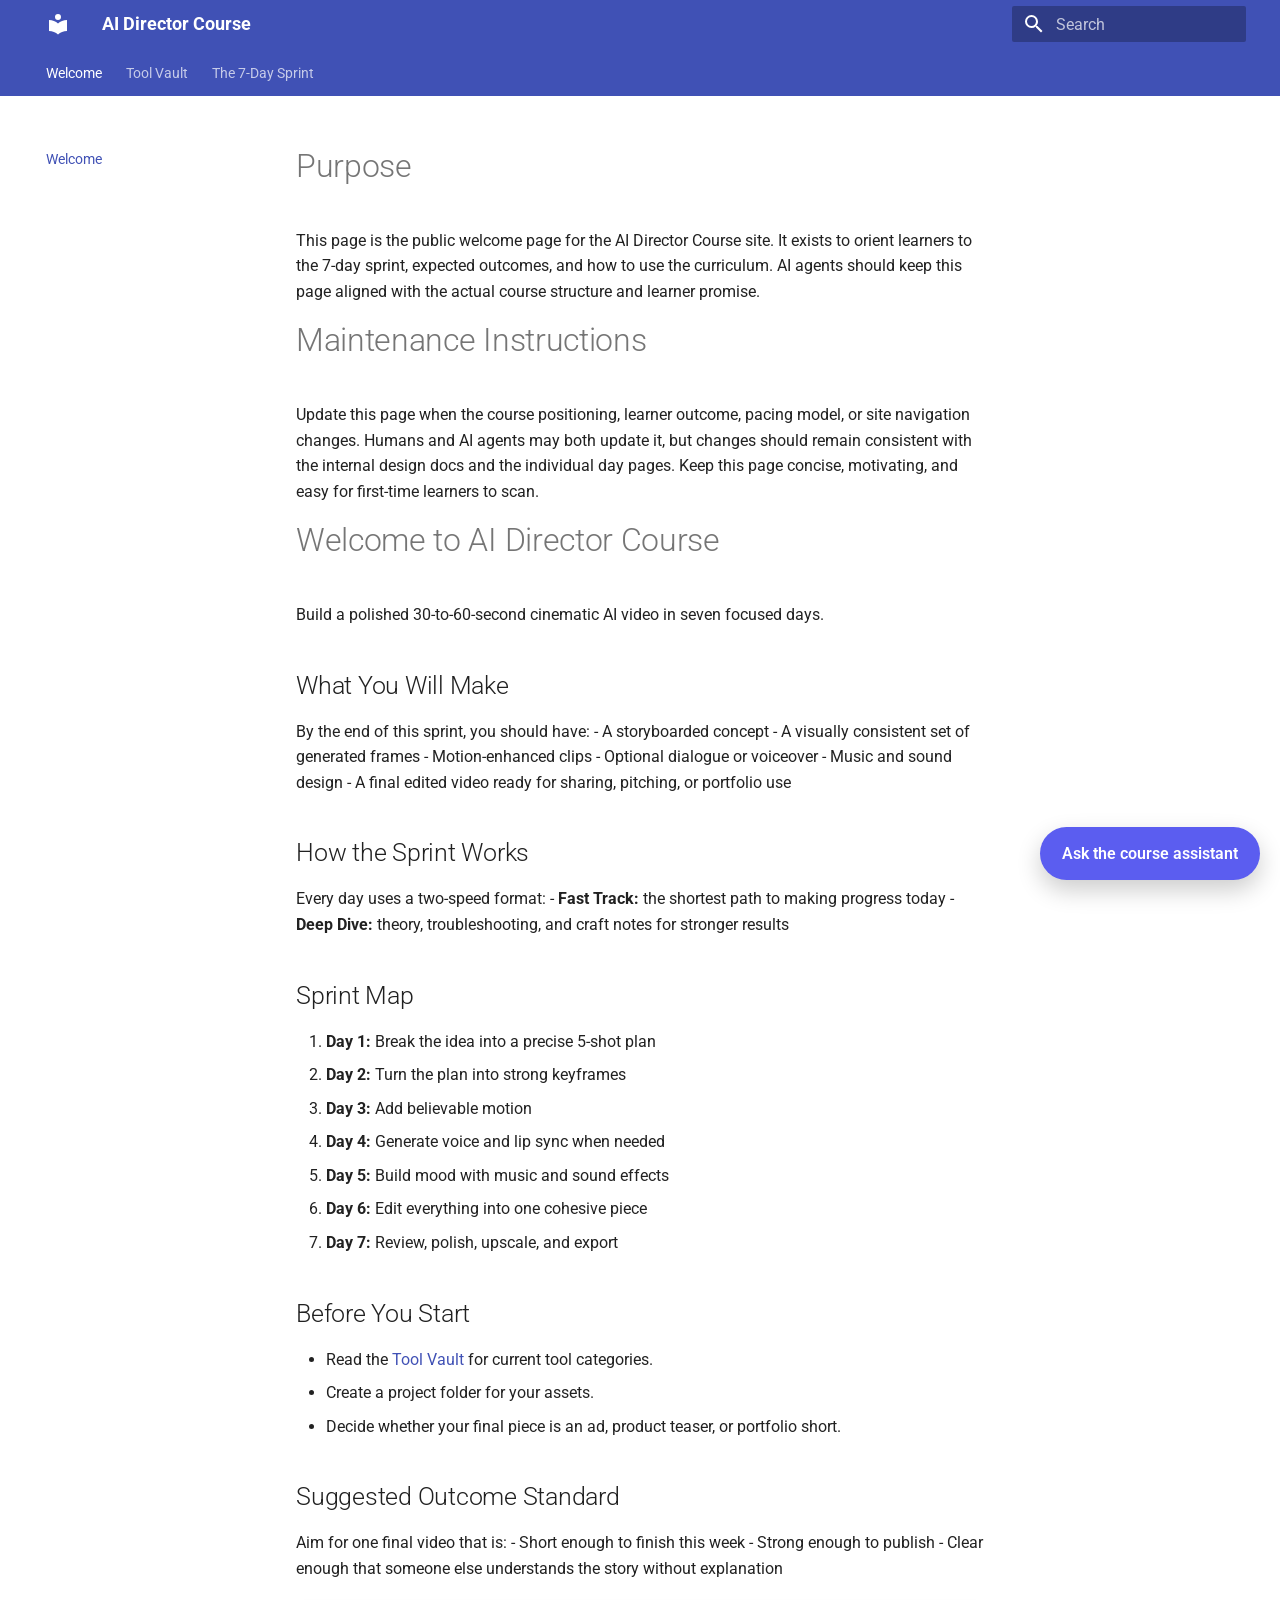
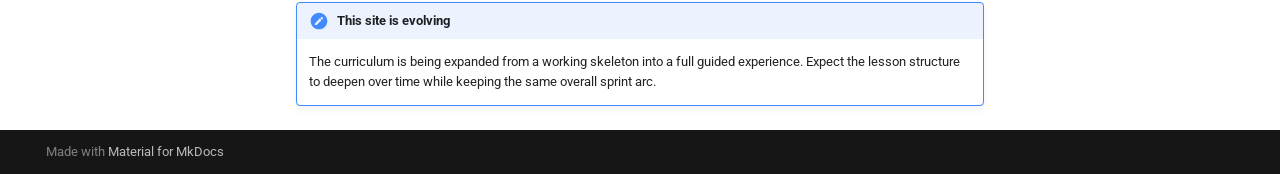
<file: index.html>
<!doctype html>
<html lang="en" class="no-js">
  <head>
    
      <meta charset="utf-8">
      <meta name="viewport" content="width=device-width,initial-scale=1">
      
        <meta name="description" content="A 7-day cinematic AI sprint for creators, marketers, and founders.">
      
      
        <meta name="author" content="Course Director">
      
      
      
      
        <link rel="next" href="tool-vault/">
      
      
        
      
      
      <link rel="icon" href="assets/images/favicon.png">
      <meta name="generator" content="mkdocs-1.6.1, mkdocs-material-9.7.6">
    
    
      
        <title>AI Director Course</title>
      
    
    
      <link rel="stylesheet" href="assets/stylesheets/main.484c7ddc.min.css">
      
      


    
    
      
    
    
      
        
        
        <link rel="preconnect" href="https://fonts.gstatic.com" crossorigin>
        <link rel="stylesheet" href="https://fonts.googleapis.com/css?family=Roboto:300,300i,400,400i,700,700i%7CRoboto+Mono:400,400i,700,700i&display=fallback">
        <style>:root{--md-text-font:"Roboto";--md-code-font:"Roboto Mono"}</style>
      
    
    
      <link rel="stylesheet" href="assets/stylesheets/chat-widget.css">
    
    <script>__md_scope=new URL(".",location),__md_hash=e=>[...e].reduce(((e,_)=>(e<<5)-e+_.charCodeAt(0)),0),__md_get=(e,_=localStorage,t=__md_scope)=>JSON.parse(_.getItem(t.pathname+"."+e)),__md_set=(e,_,t=localStorage,a=__md_scope)=>{try{t.setItem(a.pathname+"."+e,JSON.stringify(_))}catch(e){}}</script>
    
      

    
    
  
  <script>
    window.__AI_DIRECTOR_CHAT_CONFIG__ = {
      apiUrl: "http://127.0.0.1:8001/api/chat",
      launcherLabel: "Ask the course assistant",
      panelTitle: "Course Assistant",
      greeting: "Ask about the current lesson, workflow, or sprint steps."
    };
  </script>

  </head>
  
  
    <body dir="ltr">
  
    
    <input class="md-toggle" data-md-toggle="drawer" type="checkbox" id="__drawer" autocomplete="off">
    <input class="md-toggle" data-md-toggle="search" type="checkbox" id="__search" autocomplete="off">
    <label class="md-overlay" for="__drawer"></label>
    <div data-md-component="skip">
      
        
        <a href="#purpose" class="md-skip">
          Skip to content
        </a>
      
    </div>
    <div data-md-component="announce">
      
    </div>
    
    
      

<header class="md-header" data-md-component="header">
  <nav class="md-header__inner md-grid" aria-label="Header">
    <a href="." title="AI Director Course" class="md-header__button md-logo" aria-label="AI Director Course" data-md-component="logo">
      
  
  <svg xmlns="http://www.w3.org/2000/svg" viewBox="0 0 24 24"><path d="M12 8a3 3 0 0 0 3-3 3 3 0 0 0-3-3 3 3 0 0 0-3 3 3 3 0 0 0 3 3m0 3.54C9.64 9.35 6.5 8 3 8v11c3.5 0 6.64 1.35 9 3.54 2.36-2.19 5.5-3.54 9-3.54V8c-3.5 0-6.64 1.35-9 3.54"/></svg>

    </a>
    <label class="md-header__button md-icon" for="__drawer">
      
      <svg xmlns="http://www.w3.org/2000/svg" viewBox="0 0 24 24"><path d="M3 6h18v2H3zm0 5h18v2H3zm0 5h18v2H3z"/></svg>
    </label>
    <div class="md-header__title" data-md-component="header-title">
      <div class="md-header__ellipsis">
        <div class="md-header__topic">
          <span class="md-ellipsis">
            AI Director Course
          </span>
        </div>
        <div class="md-header__topic" data-md-component="header-topic">
          <span class="md-ellipsis">
            
              Welcome
            
          </span>
        </div>
      </div>
    </div>
    
    
      <script>var palette=__md_get("__palette");if(palette&&palette.color){if("(prefers-color-scheme)"===palette.color.media){var media=matchMedia("(prefers-color-scheme: light)"),input=document.querySelector(media.matches?"[data-md-color-media='(prefers-color-scheme: light)']":"[data-md-color-media='(prefers-color-scheme: dark)']");palette.color.media=input.getAttribute("data-md-color-media"),palette.color.scheme=input.getAttribute("data-md-color-scheme"),palette.color.primary=input.getAttribute("data-md-color-primary"),palette.color.accent=input.getAttribute("data-md-color-accent")}for(var[key,value]of Object.entries(palette.color))document.body.setAttribute("data-md-color-"+key,value)}</script>
    
    
    
      
      
        <label class="md-header__button md-icon" for="__search">
          
          <svg xmlns="http://www.w3.org/2000/svg" viewBox="0 0 24 24"><path d="M9.5 3A6.5 6.5 0 0 1 16 9.5c0 1.61-.59 3.09-1.56 4.23l.27.27h.79l5 5-1.5 1.5-5-5v-.79l-.27-.27A6.52 6.52 0 0 1 9.5 16 6.5 6.5 0 0 1 3 9.5 6.5 6.5 0 0 1 9.5 3m0 2C7 5 5 7 5 9.5S7 14 9.5 14 14 12 14 9.5 12 5 9.5 5"/></svg>
        </label>
        <div class="md-search" data-md-component="search" role="dialog">
  <label class="md-search__overlay" for="__search"></label>
  <div class="md-search__inner" role="search">
    <form class="md-search__form" name="search">
      <input type="text" class="md-search__input" name="query" aria-label="Search" placeholder="Search" autocapitalize="off" autocorrect="off" autocomplete="off" spellcheck="false" data-md-component="search-query" required>
      <label class="md-search__icon md-icon" for="__search">
        
        <svg xmlns="http://www.w3.org/2000/svg" viewBox="0 0 24 24"><path d="M9.5 3A6.5 6.5 0 0 1 16 9.5c0 1.61-.59 3.09-1.56 4.23l.27.27h.79l5 5-1.5 1.5-5-5v-.79l-.27-.27A6.52 6.52 0 0 1 9.5 16 6.5 6.5 0 0 1 3 9.5 6.5 6.5 0 0 1 9.5 3m0 2C7 5 5 7 5 9.5S7 14 9.5 14 14 12 14 9.5 12 5 9.5 5"/></svg>
        
        <svg xmlns="http://www.w3.org/2000/svg" viewBox="0 0 24 24"><path d="M20 11v2H8l5.5 5.5-1.42 1.42L4.16 12l7.92-7.92L13.5 5.5 8 11z"/></svg>
      </label>
      <nav class="md-search__options" aria-label="Search">
        
        <button type="reset" class="md-search__icon md-icon" title="Clear" aria-label="Clear" tabindex="-1">
          
          <svg xmlns="http://www.w3.org/2000/svg" viewBox="0 0 24 24"><path d="M19 6.41 17.59 5 12 10.59 6.41 5 5 6.41 10.59 12 5 17.59 6.41 19 12 13.41 17.59 19 19 17.59 13.41 12z"/></svg>
        </button>
      </nav>
      
    </form>
    <div class="md-search__output">
      <div class="md-search__scrollwrap" tabindex="0" data-md-scrollfix>
        <div class="md-search-result" data-md-component="search-result">
          <div class="md-search-result__meta">
            Initializing search
          </div>
          <ol class="md-search-result__list" role="presentation"></ol>
        </div>
      </div>
    </div>
  </div>
</div>
      
    
    
  </nav>
  
</header>
    
    <div class="md-container" data-md-component="container">
      
      
        
          
            
<nav class="md-tabs" aria-label="Tabs" data-md-component="tabs">
  <div class="md-grid">
    <ul class="md-tabs__list">
      
        
  
  
  
    
  
  
    <li class="md-tabs__item md-tabs__item--active">
      <a href="." class="md-tabs__link">
        
  
  
    
  
  Welcome

      </a>
    </li>
  

      
        
  
  
  
  
    <li class="md-tabs__item">
      <a href="tool-vault/" class="md-tabs__link">
        
  
  
    
  
  Tool Vault

      </a>
    </li>
  

      
        
  
  
  
  
    
    
      <li class="md-tabs__item">
        <a href="day-1-storyboard/" class="md-tabs__link">
          
  
  
  The 7-Day Sprint

        </a>
      </li>
    
  

      
    </ul>
  </div>
</nav>
          
        
      
      <main class="md-main" data-md-component="main">
        <div class="md-main__inner md-grid">
          
            
              
              <div class="md-sidebar md-sidebar--primary" data-md-component="sidebar" data-md-type="navigation" >
                <div class="md-sidebar__scrollwrap">
                  <div class="md-sidebar__inner">
                    


  


<nav class="md-nav md-nav--primary md-nav--lifted" aria-label="Navigation" data-md-level="0">
  <label class="md-nav__title" for="__drawer">
    <a href="." title="AI Director Course" class="md-nav__button md-logo" aria-label="AI Director Course" data-md-component="logo">
      
  
  <svg xmlns="http://www.w3.org/2000/svg" viewBox="0 0 24 24"><path d="M12 8a3 3 0 0 0 3-3 3 3 0 0 0-3-3 3 3 0 0 0-3 3 3 3 0 0 0 3 3m0 3.54C9.64 9.35 6.5 8 3 8v11c3.5 0 6.64 1.35 9 3.54 2.36-2.19 5.5-3.54 9-3.54V8c-3.5 0-6.64 1.35-9 3.54"/></svg>

    </a>
    AI Director Course
  </label>
  
  <ul class="md-nav__list" data-md-scrollfix>
    
      
      
  
  
    
  
  
  
    <li class="md-nav__item md-nav__item--active">
      
      <input class="md-nav__toggle md-toggle" type="checkbox" id="__toc">
      
      
        
      
      
      <a href="." class="md-nav__link md-nav__link--active">
        
  
  
  <span class="md-ellipsis">
    
  
    Welcome
  

    
  </span>
  
  

      </a>
      
    </li>
  

    
      
      
  
  
  
  
    <li class="md-nav__item">
      <a href="tool-vault/" class="md-nav__link">
        
  
  
  <span class="md-ellipsis">
    
  
    Tool Vault
  

    
  </span>
  
  

      </a>
    </li>
  

    
      
      
  
  
  
  
    
    
    
    
      
      
        
      
    
    
    <li class="md-nav__item md-nav__item--nested">
      
        
        
        <input class="md-nav__toggle md-toggle " type="checkbox" id="__nav_3" >
        
          
          <label class="md-nav__link" for="__nav_3" id="__nav_3_label" tabindex="0">
            
  
  
  <span class="md-ellipsis">
    
  
    The 7-Day Sprint
  

    
  </span>
  
  

            <span class="md-nav__icon md-icon"></span>
          </label>
        
        <nav class="md-nav" data-md-level="1" aria-labelledby="__nav_3_label" aria-expanded="false">
          <label class="md-nav__title" for="__nav_3">
            <span class="md-nav__icon md-icon"></span>
            
  
    The 7-Day Sprint
  

          </label>
          <ul class="md-nav__list" data-md-scrollfix>
            
              
                
  
  
  
  
    <li class="md-nav__item">
      <a href="day-1-storyboard/" class="md-nav__link">
        
  
  
  <span class="md-ellipsis">
    
  
    Day 1 - The Director's Blueprint
  

    
  </span>
  
  

      </a>
    </li>
  

              
            
              
                
  
  
  
  
    <li class="md-nav__item">
      <a href="day-2-images/" class="md-nav__link">
        
  
  
  <span class="md-ellipsis">
    
  
    Day 2 - Mastering the Frame
  

    
  </span>
  
  

      </a>
    </li>
  

              
            
              
                
  
  
  
  
    <li class="md-nav__item">
      <a href="day-3-video/" class="md-nav__link">
        
  
  
  <span class="md-ellipsis">
    
  
    Day 3 - Breathing Life
  

    
  </span>
  
  

      </a>
    </li>
  

              
            
              
                
  
  
  
  
    <li class="md-nav__item">
      <a href="day-4-audio/" class="md-nav__link">
        
  
  
  <span class="md-ellipsis">
    
  
    Day 4 - The Spoken Word
  

    
  </span>
  
  

      </a>
    </li>
  

              
            
              
                
  
  
  
  
    <li class="md-nav__item">
      <a href="day-5-music/" class="md-nav__link">
        
  
  
  <span class="md-ellipsis">
    
  
    Day 5 - The Atmosphere
  

    
  </span>
  
  

      </a>
    </li>
  

              
            
              
                
  
  
  
  
    <li class="md-nav__item">
      <a href="day-6-editing/" class="md-nav__link">
        
  
  
  <span class="md-ellipsis">
    
  
    Day 6 - The Assembly Line
  

    
  </span>
  
  

      </a>
    </li>
  

              
            
              
                
  
  
  
  
    <li class="md-nav__item">
      <a href="day-7-final/" class="md-nav__link">
        
  
  
  <span class="md-ellipsis">
    
  
    Day 7 - The Premiere
  

    
  </span>
  
  

      </a>
    </li>
  

              
            
          </ul>
        </nav>
      
    </li>
  

    
  </ul>
</nav>
                  </div>
                </div>
              </div>
            
            
              
              <div class="md-sidebar md-sidebar--secondary" data-md-component="sidebar" data-md-type="toc" >
                <div class="md-sidebar__scrollwrap">
                  <div class="md-sidebar__inner">
                    

<nav class="md-nav md-nav--secondary" aria-label="Table of contents">
  
  
  
    
  
  
</nav>
                  </div>
                </div>
              </div>
            
          
          
            <div class="md-content" data-md-component="content">
              
              <article class="md-content__inner md-typeset">
                
                  



<h1 id="purpose">Purpose</h1>
<p>This page is the public welcome page for the AI Director Course site.
It exists to orient learners to the 7-day sprint, expected outcomes, and how to use the curriculum.
AI agents should keep this page aligned with the actual course structure and learner promise.</p>
<h1 id="maintenance-instructions">Maintenance Instructions</h1>
<p>Update this page when the course positioning, learner outcome, pacing model, or site navigation changes.
Humans and AI agents may both update it, but changes should remain consistent with the internal design docs and the individual day pages.
Keep this page concise, motivating, and easy for first-time learners to scan.</p>
<h1 id="welcome-to-ai-director-course">Welcome to AI Director Course</h1>
<p>Build a polished 30-to-60-second cinematic AI video in seven focused days.</p>
<h2 id="what-you-will-make">What You Will Make</h2>
<p>By the end of this sprint, you should have:
- A storyboarded concept
- A visually consistent set of generated frames
- Motion-enhanced clips
- Optional dialogue or voiceover
- Music and sound design
- A final edited video ready for sharing, pitching, or portfolio use</p>
<h2 id="how-the-sprint-works">How the Sprint Works</h2>
<p>Every day uses a two-speed format:
- <strong>Fast Track:</strong> the shortest path to making progress today
- <strong>Deep Dive:</strong> theory, troubleshooting, and craft notes for stronger results</p>
<h2 id="sprint-map">Sprint Map</h2>
<ol>
<li><strong>Day 1:</strong> Break the idea into a precise 5-shot plan</li>
<li><strong>Day 2:</strong> Turn the plan into strong keyframes</li>
<li><strong>Day 3:</strong> Add believable motion</li>
<li><strong>Day 4:</strong> Generate voice and lip sync when needed</li>
<li><strong>Day 5:</strong> Build mood with music and sound effects</li>
<li><strong>Day 6:</strong> Edit everything into one cohesive piece</li>
<li><strong>Day 7:</strong> Review, polish, upscale, and export</li>
</ol>
<h2 id="before-you-start">Before You Start</h2>
<ul>
<li>Read the <a href="tool-vault/">Tool Vault</a> for current tool categories.</li>
<li>Create a project folder for your assets.</li>
<li>Decide whether your final piece is an ad, product teaser, or portfolio short.</li>
</ul>
<h2 id="suggested-outcome-standard">Suggested Outcome Standard</h2>
<p>Aim for one final video that is:
- Short enough to finish this week
- Strong enough to publish
- Clear enough that someone else understands the story without explanation</p>
<div class="admonition note">
<p class="admonition-title">This site is evolving</p>
<p>The curriculum is being expanded from a working skeleton into a full guided experience. Expect the lesson structure to deepen over time while keeping the same overall sprint arc.</p>
</div>












                
              </article>
            </div>
          
          
<script>var target=document.getElementById(location.hash.slice(1));target&&target.name&&(target.checked=target.name.startsWith("__tabbed_"))</script>
        </div>
        
      </main>
      
        <footer class="md-footer">
  
  <div class="md-footer-meta md-typeset">
    <div class="md-footer-meta__inner md-grid">
      <div class="md-copyright">
  
  
    Made with
    <a href="https://squidfunk.github.io/mkdocs-material/" target="_blank" rel="noopener">
      Material for MkDocs
    </a>
  
</div>
      
    </div>
  </div>
</footer>
      
    </div>
    <div class="md-dialog" data-md-component="dialog">
      <div class="md-dialog__inner md-typeset"></div>
    </div>
    
    
    
      
      
      <script id="__config" type="application/json">{"annotate": null, "base": ".", "features": ["navigation.tabs", "navigation.sections", "navigation.instant", "content.code.copy", "toc.follow"], "search": "assets/javascripts/workers/search.2c215733.min.js", "tags": null, "translations": {"clipboard.copied": "Copied to clipboard", "clipboard.copy": "Copy to clipboard", "search.result.more.one": "1 more on this page", "search.result.more.other": "# more on this page", "search.result.none": "No matching documents", "search.result.one": "1 matching document", "search.result.other": "# matching documents", "search.result.placeholder": "Type to start searching", "search.result.term.missing": "Missing", "select.version": "Select version"}, "version": null}</script>
    
    
      <script src="assets/javascripts/bundle.79ae519e.min.js"></script>
      
        <script src="assets/javascripts/chat-widget.js"></script>
      
    
  </body>
</html>
</file>
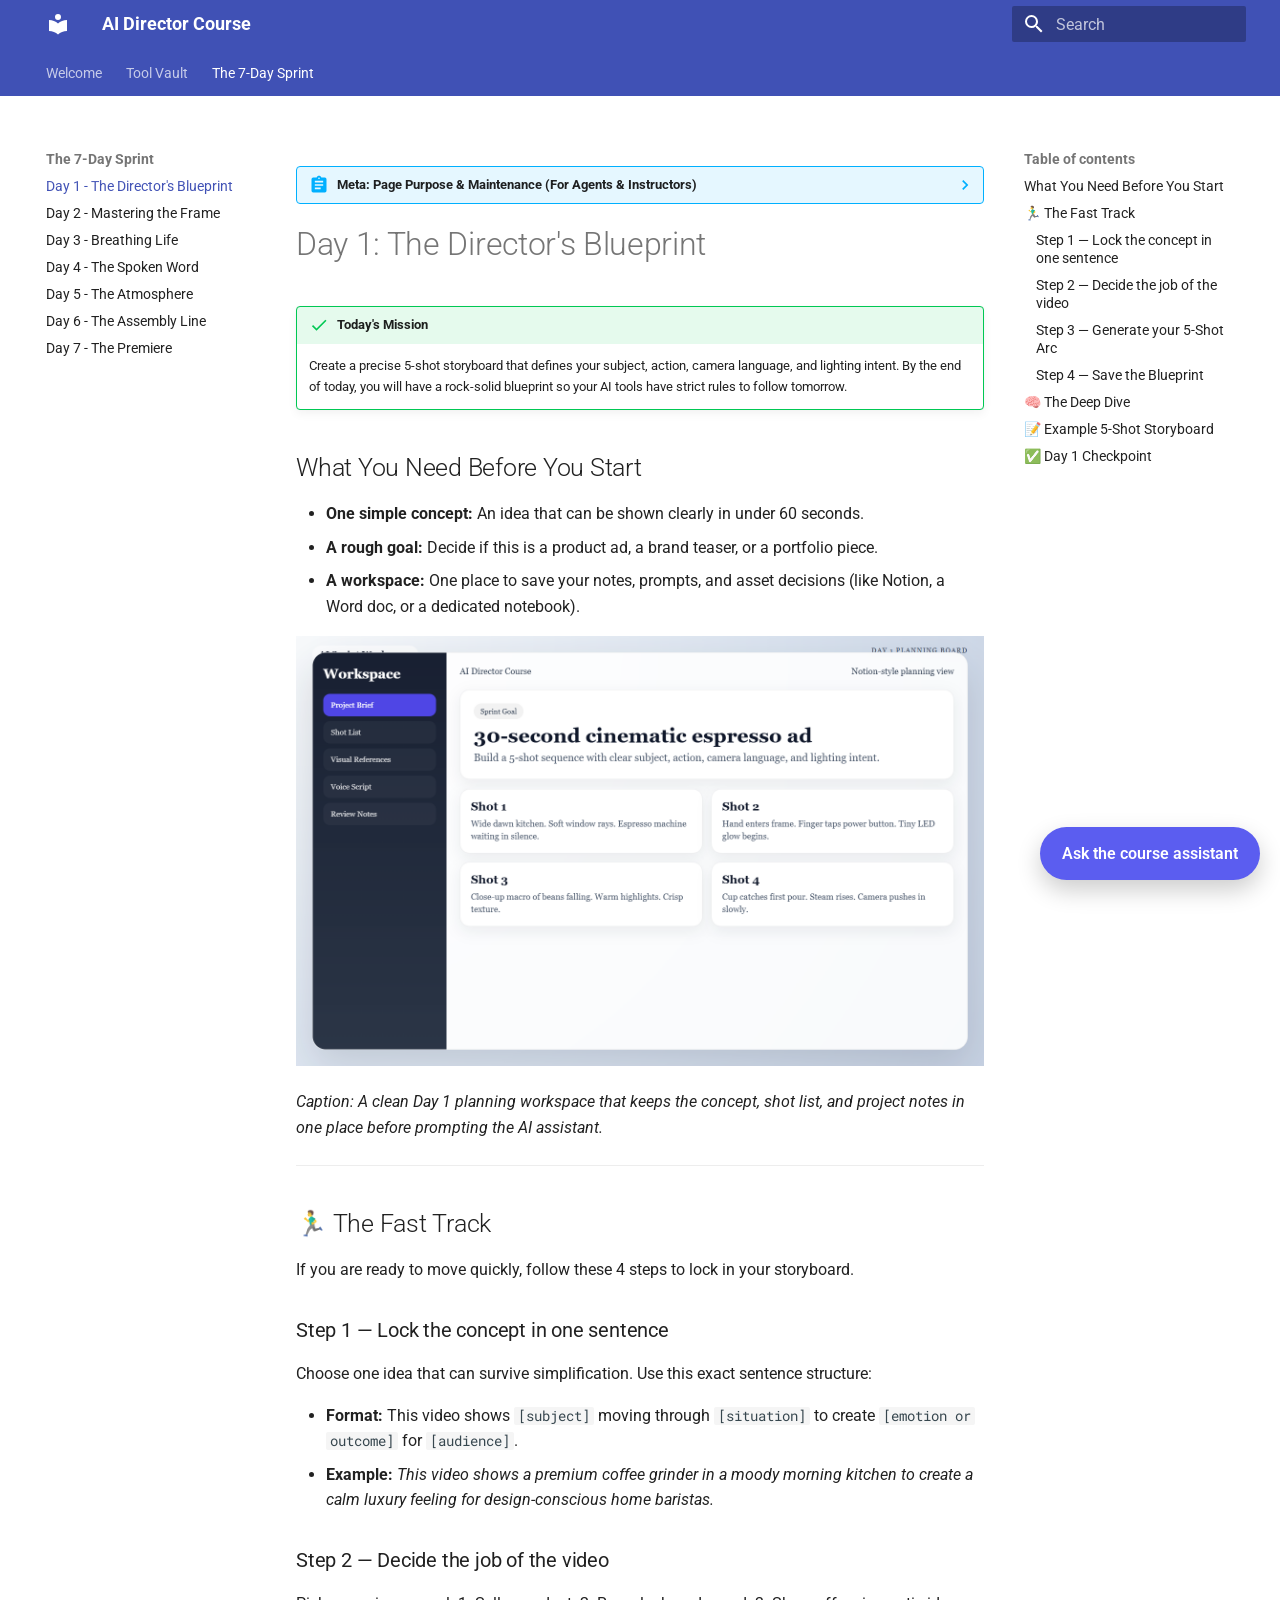
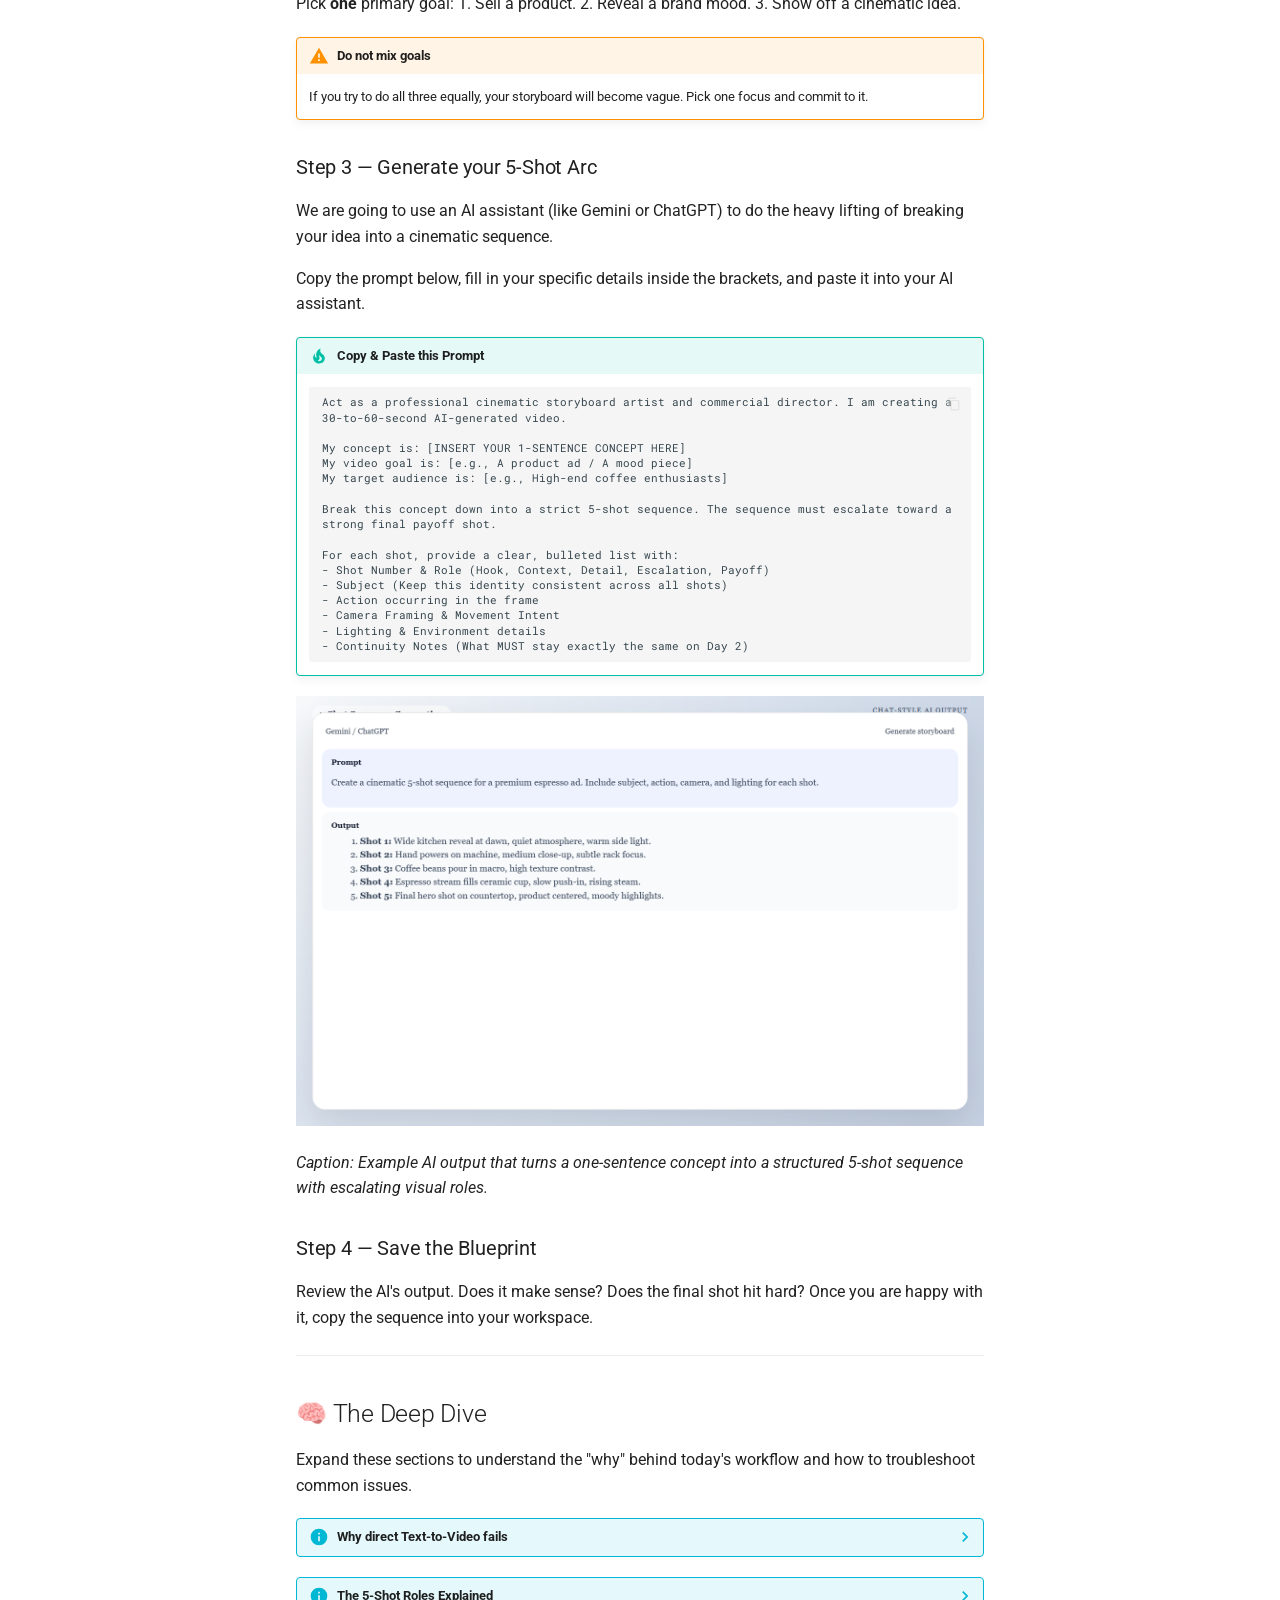
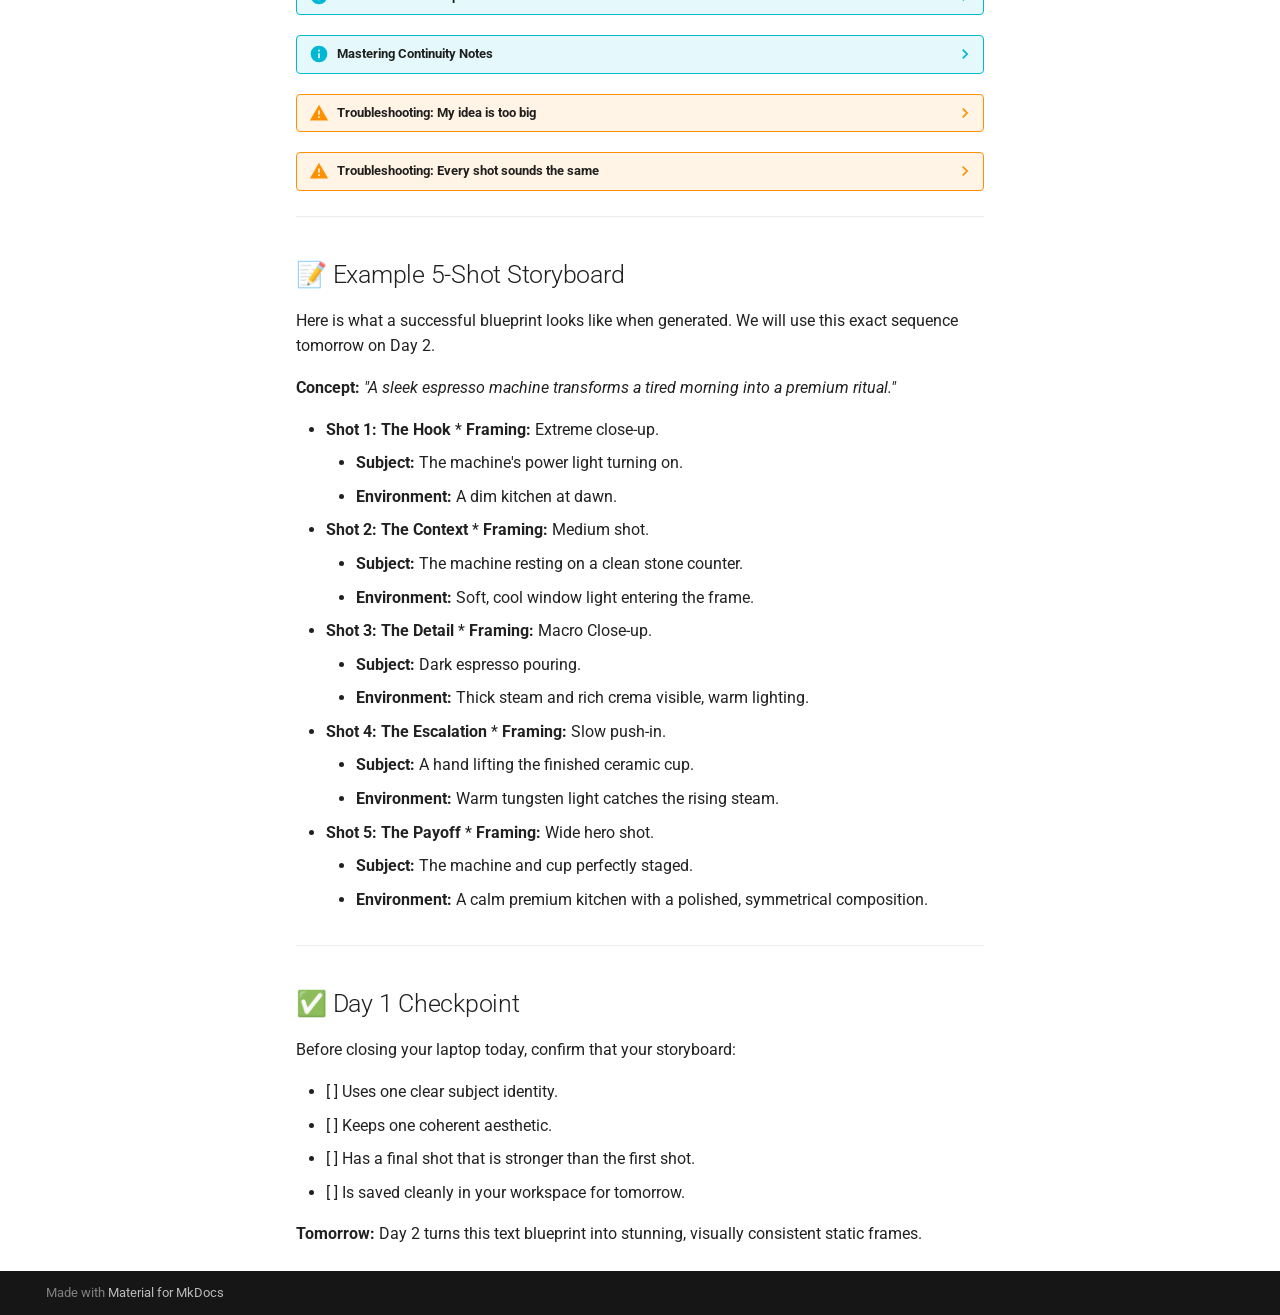
<file: day-1-storyboard/index.html>
<!doctype html>
<html lang="en" class="no-js">
  <head>
    
      <meta charset="utf-8">
      <meta name="viewport" content="width=device-width,initial-scale=1">
      
        <meta name="description" content="Learn how to convert a vague idea into a concrete 5-shot sequence.">
      
      
        <meta name="author" content="Course Director">
      
      
      
        <link rel="prev" href="../tool-vault/">
      
      
        <link rel="next" href="../day-2-images/">
      
      
        
      
      
      <link rel="icon" href="../assets/images/favicon.png">
      <meta name="generator" content="mkdocs-1.6.1, mkdocs-material-9.7.6">
    
    
      
        <title>Day 1 - The Director's Blueprint - AI Director Course</title>
      
    
    
      <link rel="stylesheet" href="../assets/stylesheets/main.484c7ddc.min.css">
      
      


    
    
      
    
    
      
        
        
        <link rel="preconnect" href="https://fonts.gstatic.com" crossorigin>
        <link rel="stylesheet" href="https://fonts.googleapis.com/css?family=Roboto:300,300i,400,400i,700,700i%7CRoboto+Mono:400,400i,700,700i&display=fallback">
        <style>:root{--md-text-font:"Roboto";--md-code-font:"Roboto Mono"}</style>
      
    
    
      <link rel="stylesheet" href="../assets/stylesheets/chat-widget.css">
    
    <script>__md_scope=new URL("..",location),__md_hash=e=>[...e].reduce(((e,_)=>(e<<5)-e+_.charCodeAt(0)),0),__md_get=(e,_=localStorage,t=__md_scope)=>JSON.parse(_.getItem(t.pathname+"."+e)),__md_set=(e,_,t=localStorage,a=__md_scope)=>{try{t.setItem(a.pathname+"."+e,JSON.stringify(_))}catch(e){}}</script>
    
      

    
    
  
  <script>
    window.__AI_DIRECTOR_CHAT_CONFIG__ = {
      apiUrl: "http://127.0.0.1:8001/api/chat",
      launcherLabel: "Ask the course assistant",
      panelTitle: "Course Assistant",
      greeting: "Ask about the current lesson, workflow, or sprint steps."
    };
  </script>

  </head>
  
  
    <body dir="ltr">
  
    
    <input class="md-toggle" data-md-toggle="drawer" type="checkbox" id="__drawer" autocomplete="off">
    <input class="md-toggle" data-md-toggle="search" type="checkbox" id="__search" autocomplete="off">
    <label class="md-overlay" for="__drawer"></label>
    <div data-md-component="skip">
      
        
        <a href="#day-1-the-directors-blueprint" class="md-skip">
          Skip to content
        </a>
      
    </div>
    <div data-md-component="announce">
      
    </div>
    
    
      

<header class="md-header" data-md-component="header">
  <nav class="md-header__inner md-grid" aria-label="Header">
    <a href=".." title="AI Director Course" class="md-header__button md-logo" aria-label="AI Director Course" data-md-component="logo">
      
  
  <svg xmlns="http://www.w3.org/2000/svg" viewBox="0 0 24 24"><path d="M12 8a3 3 0 0 0 3-3 3 3 0 0 0-3-3 3 3 0 0 0-3 3 3 3 0 0 0 3 3m0 3.54C9.64 9.35 6.5 8 3 8v11c3.5 0 6.64 1.35 9 3.54 2.36-2.19 5.5-3.54 9-3.54V8c-3.5 0-6.64 1.35-9 3.54"/></svg>

    </a>
    <label class="md-header__button md-icon" for="__drawer">
      
      <svg xmlns="http://www.w3.org/2000/svg" viewBox="0 0 24 24"><path d="M3 6h18v2H3zm0 5h18v2H3zm0 5h18v2H3z"/></svg>
    </label>
    <div class="md-header__title" data-md-component="header-title">
      <div class="md-header__ellipsis">
        <div class="md-header__topic">
          <span class="md-ellipsis">
            AI Director Course
          </span>
        </div>
        <div class="md-header__topic" data-md-component="header-topic">
          <span class="md-ellipsis">
            
              Day 1 - The Director's Blueprint
            
          </span>
        </div>
      </div>
    </div>
    
    
      <script>var palette=__md_get("__palette");if(palette&&palette.color){if("(prefers-color-scheme)"===palette.color.media){var media=matchMedia("(prefers-color-scheme: light)"),input=document.querySelector(media.matches?"[data-md-color-media='(prefers-color-scheme: light)']":"[data-md-color-media='(prefers-color-scheme: dark)']");palette.color.media=input.getAttribute("data-md-color-media"),palette.color.scheme=input.getAttribute("data-md-color-scheme"),palette.color.primary=input.getAttribute("data-md-color-primary"),palette.color.accent=input.getAttribute("data-md-color-accent")}for(var[key,value]of Object.entries(palette.color))document.body.setAttribute("data-md-color-"+key,value)}</script>
    
    
    
      
      
        <label class="md-header__button md-icon" for="__search">
          
          <svg xmlns="http://www.w3.org/2000/svg" viewBox="0 0 24 24"><path d="M9.5 3A6.5 6.5 0 0 1 16 9.5c0 1.61-.59 3.09-1.56 4.23l.27.27h.79l5 5-1.5 1.5-5-5v-.79l-.27-.27A6.52 6.52 0 0 1 9.5 16 6.5 6.5 0 0 1 3 9.5 6.5 6.5 0 0 1 9.5 3m0 2C7 5 5 7 5 9.5S7 14 9.5 14 14 12 14 9.5 12 5 9.5 5"/></svg>
        </label>
        <div class="md-search" data-md-component="search" role="dialog">
  <label class="md-search__overlay" for="__search"></label>
  <div class="md-search__inner" role="search">
    <form class="md-search__form" name="search">
      <input type="text" class="md-search__input" name="query" aria-label="Search" placeholder="Search" autocapitalize="off" autocorrect="off" autocomplete="off" spellcheck="false" data-md-component="search-query" required>
      <label class="md-search__icon md-icon" for="__search">
        
        <svg xmlns="http://www.w3.org/2000/svg" viewBox="0 0 24 24"><path d="M9.5 3A6.5 6.5 0 0 1 16 9.5c0 1.61-.59 3.09-1.56 4.23l.27.27h.79l5 5-1.5 1.5-5-5v-.79l-.27-.27A6.52 6.52 0 0 1 9.5 16 6.5 6.5 0 0 1 3 9.5 6.5 6.5 0 0 1 9.5 3m0 2C7 5 5 7 5 9.5S7 14 9.5 14 14 12 14 9.5 12 5 9.5 5"/></svg>
        
        <svg xmlns="http://www.w3.org/2000/svg" viewBox="0 0 24 24"><path d="M20 11v2H8l5.5 5.5-1.42 1.42L4.16 12l7.92-7.92L13.5 5.5 8 11z"/></svg>
      </label>
      <nav class="md-search__options" aria-label="Search">
        
        <button type="reset" class="md-search__icon md-icon" title="Clear" aria-label="Clear" tabindex="-1">
          
          <svg xmlns="http://www.w3.org/2000/svg" viewBox="0 0 24 24"><path d="M19 6.41 17.59 5 12 10.59 6.41 5 5 6.41 10.59 12 5 17.59 6.41 19 12 13.41 17.59 19 19 17.59 13.41 12z"/></svg>
        </button>
      </nav>
      
    </form>
    <div class="md-search__output">
      <div class="md-search__scrollwrap" tabindex="0" data-md-scrollfix>
        <div class="md-search-result" data-md-component="search-result">
          <div class="md-search-result__meta">
            Initializing search
          </div>
          <ol class="md-search-result__list" role="presentation"></ol>
        </div>
      </div>
    </div>
  </div>
</div>
      
    
    
  </nav>
  
</header>
    
    <div class="md-container" data-md-component="container">
      
      
        
          
            
<nav class="md-tabs" aria-label="Tabs" data-md-component="tabs">
  <div class="md-grid">
    <ul class="md-tabs__list">
      
        
  
  
  
  
    <li class="md-tabs__item">
      <a href=".." class="md-tabs__link">
        
  
  
    
  
  Welcome

      </a>
    </li>
  

      
        
  
  
  
  
    <li class="md-tabs__item">
      <a href="../tool-vault/" class="md-tabs__link">
        
  
  
    
  
  Tool Vault

      </a>
    </li>
  

      
        
  
  
  
    
  
  
    
    
      <li class="md-tabs__item md-tabs__item--active">
        <a href="./" class="md-tabs__link">
          
  
  
  The 7-Day Sprint

        </a>
      </li>
    
  

      
    </ul>
  </div>
</nav>
          
        
      
      <main class="md-main" data-md-component="main">
        <div class="md-main__inner md-grid">
          
            
              
              <div class="md-sidebar md-sidebar--primary" data-md-component="sidebar" data-md-type="navigation" >
                <div class="md-sidebar__scrollwrap">
                  <div class="md-sidebar__inner">
                    


  


<nav class="md-nav md-nav--primary md-nav--lifted" aria-label="Navigation" data-md-level="0">
  <label class="md-nav__title" for="__drawer">
    <a href=".." title="AI Director Course" class="md-nav__button md-logo" aria-label="AI Director Course" data-md-component="logo">
      
  
  <svg xmlns="http://www.w3.org/2000/svg" viewBox="0 0 24 24"><path d="M12 8a3 3 0 0 0 3-3 3 3 0 0 0-3-3 3 3 0 0 0-3 3 3 3 0 0 0 3 3m0 3.54C9.64 9.35 6.5 8 3 8v11c3.5 0 6.64 1.35 9 3.54 2.36-2.19 5.5-3.54 9-3.54V8c-3.5 0-6.64 1.35-9 3.54"/></svg>

    </a>
    AI Director Course
  </label>
  
  <ul class="md-nav__list" data-md-scrollfix>
    
      
      
  
  
  
  
    <li class="md-nav__item">
      <a href=".." class="md-nav__link">
        
  
  
  <span class="md-ellipsis">
    
  
    Welcome
  

    
  </span>
  
  

      </a>
    </li>
  

    
      
      
  
  
  
  
    <li class="md-nav__item">
      <a href="../tool-vault/" class="md-nav__link">
        
  
  
  <span class="md-ellipsis">
    
  
    Tool Vault
  

    
  </span>
  
  

      </a>
    </li>
  

    
      
      
  
  
    
  
  
  
    
    
    
    
      
        
        
      
      
        
      
    
    
    <li class="md-nav__item md-nav__item--active md-nav__item--section md-nav__item--nested">
      
        
        
        <input class="md-nav__toggle md-toggle " type="checkbox" id="__nav_3" checked>
        
          
          <label class="md-nav__link" for="__nav_3" id="__nav_3_label" tabindex="">
            
  
  
  <span class="md-ellipsis">
    
  
    The 7-Day Sprint
  

    
  </span>
  
  

            <span class="md-nav__icon md-icon"></span>
          </label>
        
        <nav class="md-nav" data-md-level="1" aria-labelledby="__nav_3_label" aria-expanded="true">
          <label class="md-nav__title" for="__nav_3">
            <span class="md-nav__icon md-icon"></span>
            
  
    The 7-Day Sprint
  

          </label>
          <ul class="md-nav__list" data-md-scrollfix>
            
              
                
  
  
    
  
  
  
    <li class="md-nav__item md-nav__item--active">
      
      <input class="md-nav__toggle md-toggle" type="checkbox" id="__toc">
      
      
        
      
      
        <label class="md-nav__link md-nav__link--active" for="__toc">
          
  
  
  <span class="md-ellipsis">
    
  
    Day 1 - The Director's Blueprint
  

    
  </span>
  
  

          <span class="md-nav__icon md-icon"></span>
        </label>
      
      <a href="./" class="md-nav__link md-nav__link--active">
        
  
  
  <span class="md-ellipsis">
    
  
    Day 1 - The Director's Blueprint
  

    
  </span>
  
  

      </a>
      
        

<nav class="md-nav md-nav--secondary" aria-label="Table of contents">
  
  
  
    
  
  
    <label class="md-nav__title" for="__toc">
      <span class="md-nav__icon md-icon"></span>
      Table of contents
    </label>
    <ul class="md-nav__list" data-md-component="toc" data-md-scrollfix>
      
        <li class="md-nav__item">
  <a href="#what-you-need-before-you-start" class="md-nav__link">
    <span class="md-ellipsis">
      
        What You Need Before You Start
      
    </span>
  </a>
  
</li>
      
        <li class="md-nav__item">
  <a href="#the-fast-track" class="md-nav__link">
    <span class="md-ellipsis">
      
        🏃‍♂️ The Fast Track
      
    </span>
  </a>
  
    <nav class="md-nav" aria-label="🏃‍♂️ The Fast Track">
      <ul class="md-nav__list">
        
          <li class="md-nav__item">
  <a href="#step-1-lock-the-concept-in-one-sentence" class="md-nav__link">
    <span class="md-ellipsis">
      
        Step 1 — Lock the concept in one sentence
      
    </span>
  </a>
  
</li>
        
          <li class="md-nav__item">
  <a href="#step-2-decide-the-job-of-the-video" class="md-nav__link">
    <span class="md-ellipsis">
      
        Step 2 — Decide the job of the video
      
    </span>
  </a>
  
</li>
        
          <li class="md-nav__item">
  <a href="#step-3-generate-your-5-shot-arc" class="md-nav__link">
    <span class="md-ellipsis">
      
        Step 3 — Generate your 5-Shot Arc
      
    </span>
  </a>
  
</li>
        
          <li class="md-nav__item">
  <a href="#step-4-save-the-blueprint" class="md-nav__link">
    <span class="md-ellipsis">
      
        Step 4 — Save the Blueprint
      
    </span>
  </a>
  
</li>
        
      </ul>
    </nav>
  
</li>
      
        <li class="md-nav__item">
  <a href="#the-deep-dive" class="md-nav__link">
    <span class="md-ellipsis">
      
        🧠 The Deep Dive
      
    </span>
  </a>
  
</li>
      
        <li class="md-nav__item">
  <a href="#example-5-shot-storyboard" class="md-nav__link">
    <span class="md-ellipsis">
      
        📝 Example 5-Shot Storyboard
      
    </span>
  </a>
  
</li>
      
        <li class="md-nav__item">
  <a href="#day-1-checkpoint" class="md-nav__link">
    <span class="md-ellipsis">
      
        ✅ Day 1 Checkpoint
      
    </span>
  </a>
  
</li>
      
    </ul>
  
</nav>
      
    </li>
  

              
            
              
                
  
  
  
  
    <li class="md-nav__item">
      <a href="../day-2-images/" class="md-nav__link">
        
  
  
  <span class="md-ellipsis">
    
  
    Day 2 - Mastering the Frame
  

    
  </span>
  
  

      </a>
    </li>
  

              
            
              
                
  
  
  
  
    <li class="md-nav__item">
      <a href="../day-3-video/" class="md-nav__link">
        
  
  
  <span class="md-ellipsis">
    
  
    Day 3 - Breathing Life
  

    
  </span>
  
  

      </a>
    </li>
  

              
            
              
                
  
  
  
  
    <li class="md-nav__item">
      <a href="../day-4-audio/" class="md-nav__link">
        
  
  
  <span class="md-ellipsis">
    
  
    Day 4 - The Spoken Word
  

    
  </span>
  
  

      </a>
    </li>
  

              
            
              
                
  
  
  
  
    <li class="md-nav__item">
      <a href="../day-5-music/" class="md-nav__link">
        
  
  
  <span class="md-ellipsis">
    
  
    Day 5 - The Atmosphere
  

    
  </span>
  
  

      </a>
    </li>
  

              
            
              
                
  
  
  
  
    <li class="md-nav__item">
      <a href="../day-6-editing/" class="md-nav__link">
        
  
  
  <span class="md-ellipsis">
    
  
    Day 6 - The Assembly Line
  

    
  </span>
  
  

      </a>
    </li>
  

              
            
              
                
  
  
  
  
    <li class="md-nav__item">
      <a href="../day-7-final/" class="md-nav__link">
        
  
  
  <span class="md-ellipsis">
    
  
    Day 7 - The Premiere
  

    
  </span>
  
  

      </a>
    </li>
  

              
            
          </ul>
        </nav>
      
    </li>
  

    
  </ul>
</nav>
                  </div>
                </div>
              </div>
            
            
              
              <div class="md-sidebar md-sidebar--secondary" data-md-component="sidebar" data-md-type="toc" >
                <div class="md-sidebar__scrollwrap">
                  <div class="md-sidebar__inner">
                    

<nav class="md-nav md-nav--secondary" aria-label="Table of contents">
  
  
  
    
  
  
    <label class="md-nav__title" for="__toc">
      <span class="md-nav__icon md-icon"></span>
      Table of contents
    </label>
    <ul class="md-nav__list" data-md-component="toc" data-md-scrollfix>
      
        <li class="md-nav__item">
  <a href="#what-you-need-before-you-start" class="md-nav__link">
    <span class="md-ellipsis">
      
        What You Need Before You Start
      
    </span>
  </a>
  
</li>
      
        <li class="md-nav__item">
  <a href="#the-fast-track" class="md-nav__link">
    <span class="md-ellipsis">
      
        🏃‍♂️ The Fast Track
      
    </span>
  </a>
  
    <nav class="md-nav" aria-label="🏃‍♂️ The Fast Track">
      <ul class="md-nav__list">
        
          <li class="md-nav__item">
  <a href="#step-1-lock-the-concept-in-one-sentence" class="md-nav__link">
    <span class="md-ellipsis">
      
        Step 1 — Lock the concept in one sentence
      
    </span>
  </a>
  
</li>
        
          <li class="md-nav__item">
  <a href="#step-2-decide-the-job-of-the-video" class="md-nav__link">
    <span class="md-ellipsis">
      
        Step 2 — Decide the job of the video
      
    </span>
  </a>
  
</li>
        
          <li class="md-nav__item">
  <a href="#step-3-generate-your-5-shot-arc" class="md-nav__link">
    <span class="md-ellipsis">
      
        Step 3 — Generate your 5-Shot Arc
      
    </span>
  </a>
  
</li>
        
          <li class="md-nav__item">
  <a href="#step-4-save-the-blueprint" class="md-nav__link">
    <span class="md-ellipsis">
      
        Step 4 — Save the Blueprint
      
    </span>
  </a>
  
</li>
        
      </ul>
    </nav>
  
</li>
      
        <li class="md-nav__item">
  <a href="#the-deep-dive" class="md-nav__link">
    <span class="md-ellipsis">
      
        🧠 The Deep Dive
      
    </span>
  </a>
  
</li>
      
        <li class="md-nav__item">
  <a href="#example-5-shot-storyboard" class="md-nav__link">
    <span class="md-ellipsis">
      
        📝 Example 5-Shot Storyboard
      
    </span>
  </a>
  
</li>
      
        <li class="md-nav__item">
  <a href="#day-1-checkpoint" class="md-nav__link">
    <span class="md-ellipsis">
      
        ✅ Day 1 Checkpoint
      
    </span>
  </a>
  
</li>
      
    </ul>
  
</nav>
                  </div>
                </div>
              </div>
            
          
          
            <div class="md-content" data-md-component="content">
              
              <article class="md-content__inner md-typeset">
                
                  



<details class="abstract">
<summary>Meta: Page Purpose &amp; Maintenance (For Agents &amp; Instructors)</summary>
<p><strong>Purpose:</strong> This page teaches Day 1 of the AI Director Course. It exists to help learners convert a vague idea into a concrete sequence of shots that later AI tools can execute consistently. AI agents should keep this page aligned with the sprint promise and use it as the foundation for downstream lesson pages.</p>
<p><strong>Maintenance Instructions:</strong> Update this page when the Day 1 framework, storyboard prompt patterns, or troubleshooting guidance changes. Keep examples short, practical, and focused on output quality.</p>
</details>
<h1 id="day-1-the-directors-blueprint">Day 1: The Director's Blueprint</h1>
<div class="admonition success">
<p class="admonition-title">Today's Mission</p>
<p>Create a precise 5-shot storyboard that defines your subject, action, camera language, and lighting intent. By the end of today, you will have a rock-solid blueprint so your AI tools have strict rules to follow tomorrow.</p>
</div>
<h2 id="what-you-need-before-you-start">What You Need Before You Start</h2>
<ul>
<li><strong>One simple concept:</strong> An idea that can be shown clearly in under 60 seconds.</li>
<li><strong>A rough goal:</strong> Decide if this is a product ad, a brand teaser, or a portfolio piece.</li>
<li><strong>A workspace:</strong> One place to save your notes, prompts, and asset decisions (like Notion, a Word doc, or a dedicated notebook).</li>
</ul>
<p><img alt="Mock planning workspace for Day 1 showing an AI Sprint board with project brief and shot cards." src="../assets/images/day1-workspace.png" /></p>
<p><em>Caption: A clean Day 1 planning workspace that keeps the concept, shot list, and project notes in one place before prompting the AI assistant.</em></p>
<hr />
<h2 id="the-fast-track">🏃‍♂️ The Fast Track</h2>
<p>If you are ready to move quickly, follow these 4 steps to lock in your storyboard.</p>
<h3 id="step-1-lock-the-concept-in-one-sentence">Step 1 — Lock the concept in one sentence</h3>
<p>Choose one idea that can survive simplification. Use this exact sentence structure:</p>
<ul>
<li><strong>Format:</strong> This video shows <code>[subject]</code> moving through <code>[situation]</code> to create <code>[emotion or outcome]</code> for <code>[audience]</code>.</li>
<li><strong>Example:</strong> <em>This video shows a premium coffee grinder in a moody morning kitchen to create a calm luxury feeling for design-conscious home baristas.</em></li>
</ul>
<h3 id="step-2-decide-the-job-of-the-video">Step 2 — Decide the job of the video</h3>
<p>Pick <strong>one</strong> primary goal:
1. Sell a product.
2. Reveal a brand mood.
3. Show off a cinematic idea.</p>
<div class="admonition warning">
<p class="admonition-title">Do not mix goals</p>
<p>If you try to do all three equally, your storyboard will become vague. Pick one focus and commit to it.</p>
</div>
<h3 id="step-3-generate-your-5-shot-arc">Step 3 — Generate your 5-Shot Arc</h3>
<p>We are going to use an AI assistant (like Gemini or ChatGPT) to do the heavy lifting of breaking your idea into a cinematic sequence. </p>
<p>Copy the prompt below, fill in your specific details inside the brackets, and paste it into your AI assistant.</p>
<div class="admonition tip">
<p class="admonition-title">Copy &amp; Paste this Prompt</p>
<div class="highlight"><pre><span></span><code>Act as a professional cinematic storyboard artist and commercial director. I am creating a 30-to-60-second AI-generated video. 

My concept is: [INSERT YOUR 1-SENTENCE CONCEPT HERE]
My video goal is: [e.g., A product ad / A mood piece]
My target audience is: [e.g., High-end coffee enthusiasts]

Break this concept down into a strict 5-shot sequence. The sequence must escalate toward a strong final payoff shot. 

For each shot, provide a clear, bulleted list with:
- Shot Number &amp; Role (Hook, Context, Detail, Escalation, Payoff)
- Subject (Keep this identity consistent across all shots)
- Action occurring in the frame
- Camera Framing &amp; Movement Intent
- Lighting &amp; Environment details
- Continuity Notes (What MUST stay exactly the same on Day 2)
</code></pre></div>
</div>
<p><img alt="Mock AI chat output for Day 1 showing a generated 5-shot cinematic storyboard sequence." src="../assets/images/day1-llm-generation.png" /></p>
<p><em>Caption: Example AI output that turns a one-sentence concept into a structured 5-shot sequence with escalating visual roles.</em></p>
<h3 id="step-4-save-the-blueprint">Step 4 — Save the Blueprint</h3>
<p>Review the AI's output. Does it make sense? Does the final shot hit hard? Once you are happy with it, copy the sequence into your workspace. </p>
<hr />
<h2 id="the-deep-dive">🧠 The Deep Dive</h2>
<p>Expand these sections to understand the "why" behind today's workflow and how to troubleshoot common issues.</p>
<details class="info">
<summary>Why direct Text-to-Video fails</summary>
<p>Jumping straight from one broad prompt to final motion usually reduces control. When you just type "a cool sci-fi movie" into a video generator, you get a random slot-machine result. Storyboards create a stable intermediate layer so you can lock the idea <em>before</em> fighting AI motion artifacts.</p>
</details>
<details class="info">
<summary>The 5-Shot Roles Explained</summary>
<p>A strong shot list balances visual clarity and a progression of energy.
* <strong>1. Hook (Establishing):</strong> Sets the place and mood instantly.
* <strong>2. Context:</strong> Shows the world or the problem.
* <strong>3. Detail:</strong> Sells texture, craft, or specificity (Extreme Close-Ups shine here).
* <strong>4. Escalation (Transition):</strong> Adds energy, motion, or emotional weight.
* <strong>5. Payoff (Hero):</strong> Leaves the lasting impression. Presents the subject at its absolute best.</p>
</details>
<details class="info">
<summary>Mastering Continuity Notes</summary>
<p>Continuity is not just repeating the same object name five times. You must capture the attributes that need to survive image generation tomorrow:
* <strong>Characters:</strong> Age, wardrobe, hairstyle, and expression range.
* <strong>Products:</strong> Shape, color, material, and signature design details.
* <strong>World:</strong> Location type, time of day, weather, and atmosphere.
* <strong>Style:</strong> Adjectives like <em>cinematic, grounded, minimal, glossy, gritty,</em> or <em>dreamy</em>.</p>
</details>
<details class="warning">
<summary>Troubleshooting: My idea is too big</summary>
<p>If your concept needs ten shots to make sense, reduce the scope. Shrink the story to one transformation, one reveal, or one emotional beat. You only have 60 seconds.</p>
</details>
<details class="warning">
<summary>Troubleshooting: Every shot sounds the same</summary>
<p>Give each shot one job only. If two shots both "show the product nicely," merge them or make one a detail shot instead.</p>
</details>
<hr />
<h2 id="example-5-shot-storyboard">📝 Example 5-Shot Storyboard</h2>
<p>Here is what a successful blueprint looks like when generated. We will use this exact sequence tomorrow on Day 2.</p>
<p><strong>Concept:</strong> <em>"A sleek espresso machine transforms a tired morning into a premium ritual."</em></p>
<ul>
<li><strong>Shot 1: The Hook</strong> * <strong>Framing:</strong> Extreme close-up.<ul>
<li><strong>Subject:</strong> The machine's power light turning on. </li>
<li><strong>Environment:</strong> A dim kitchen at dawn.</li>
</ul>
</li>
<li><strong>Shot 2: The Context</strong> * <strong>Framing:</strong> Medium shot.<ul>
<li><strong>Subject:</strong> The machine resting on a clean stone counter.</li>
<li><strong>Environment:</strong> Soft, cool window light entering the frame.</li>
</ul>
</li>
<li><strong>Shot 3: The Detail</strong> * <strong>Framing:</strong> Macro Close-up.<ul>
<li><strong>Subject:</strong> Dark espresso pouring.</li>
<li><strong>Environment:</strong> Thick steam and rich crema visible, warm lighting.</li>
</ul>
</li>
<li><strong>Shot 4: The Escalation</strong> * <strong>Framing:</strong> Slow push-in.<ul>
<li><strong>Subject:</strong> A hand lifting the finished ceramic cup.</li>
<li><strong>Environment:</strong> Warm tungsten light catches the rising steam.</li>
</ul>
</li>
<li><strong>Shot 5: The Payoff</strong> * <strong>Framing:</strong> Wide hero shot.<ul>
<li><strong>Subject:</strong> The machine and cup perfectly staged.</li>
<li><strong>Environment:</strong> A calm premium kitchen with a polished, symmetrical composition.</li>
</ul>
</li>
</ul>
<hr />
<h2 id="day-1-checkpoint">✅ Day 1 Checkpoint</h2>
<p>Before closing your laptop today, confirm that your storyboard:</p>
<ul>
<li>[ ] Uses one clear subject identity.</li>
<li>[ ] Keeps one coherent aesthetic.</li>
<li>[ ] Has a final shot that is stronger than the first shot.</li>
<li>[ ] Is saved cleanly in your workspace for tomorrow.</li>
</ul>
<p><strong>Tomorrow:</strong> Day 2 turns this text blueprint into stunning, visually consistent static frames.</p>







  
  






                
              </article>
            </div>
          
          
<script>var target=document.getElementById(location.hash.slice(1));target&&target.name&&(target.checked=target.name.startsWith("__tabbed_"))</script>
        </div>
        
      </main>
      
        <footer class="md-footer">
  
  <div class="md-footer-meta md-typeset">
    <div class="md-footer-meta__inner md-grid">
      <div class="md-copyright">
  
  
    Made with
    <a href="https://squidfunk.github.io/mkdocs-material/" target="_blank" rel="noopener">
      Material for MkDocs
    </a>
  
</div>
      
    </div>
  </div>
</footer>
      
    </div>
    <div class="md-dialog" data-md-component="dialog">
      <div class="md-dialog__inner md-typeset"></div>
    </div>
    
    
    
      
      
      <script id="__config" type="application/json">{"annotate": null, "base": "..", "features": ["navigation.tabs", "navigation.sections", "navigation.instant", "content.code.copy", "toc.follow"], "search": "../assets/javascripts/workers/search.2c215733.min.js", "tags": null, "translations": {"clipboard.copied": "Copied to clipboard", "clipboard.copy": "Copy to clipboard", "search.result.more.one": "1 more on this page", "search.result.more.other": "# more on this page", "search.result.none": "No matching documents", "search.result.one": "1 matching document", "search.result.other": "# matching documents", "search.result.placeholder": "Type to start searching", "search.result.term.missing": "Missing", "select.version": "Select version"}, "version": null}</script>
    
    
      <script src="../assets/javascripts/bundle.79ae519e.min.js"></script>
      
        <script src="../assets/javascripts/chat-widget.js"></script>
      
    
  </body>
</html>
</file>
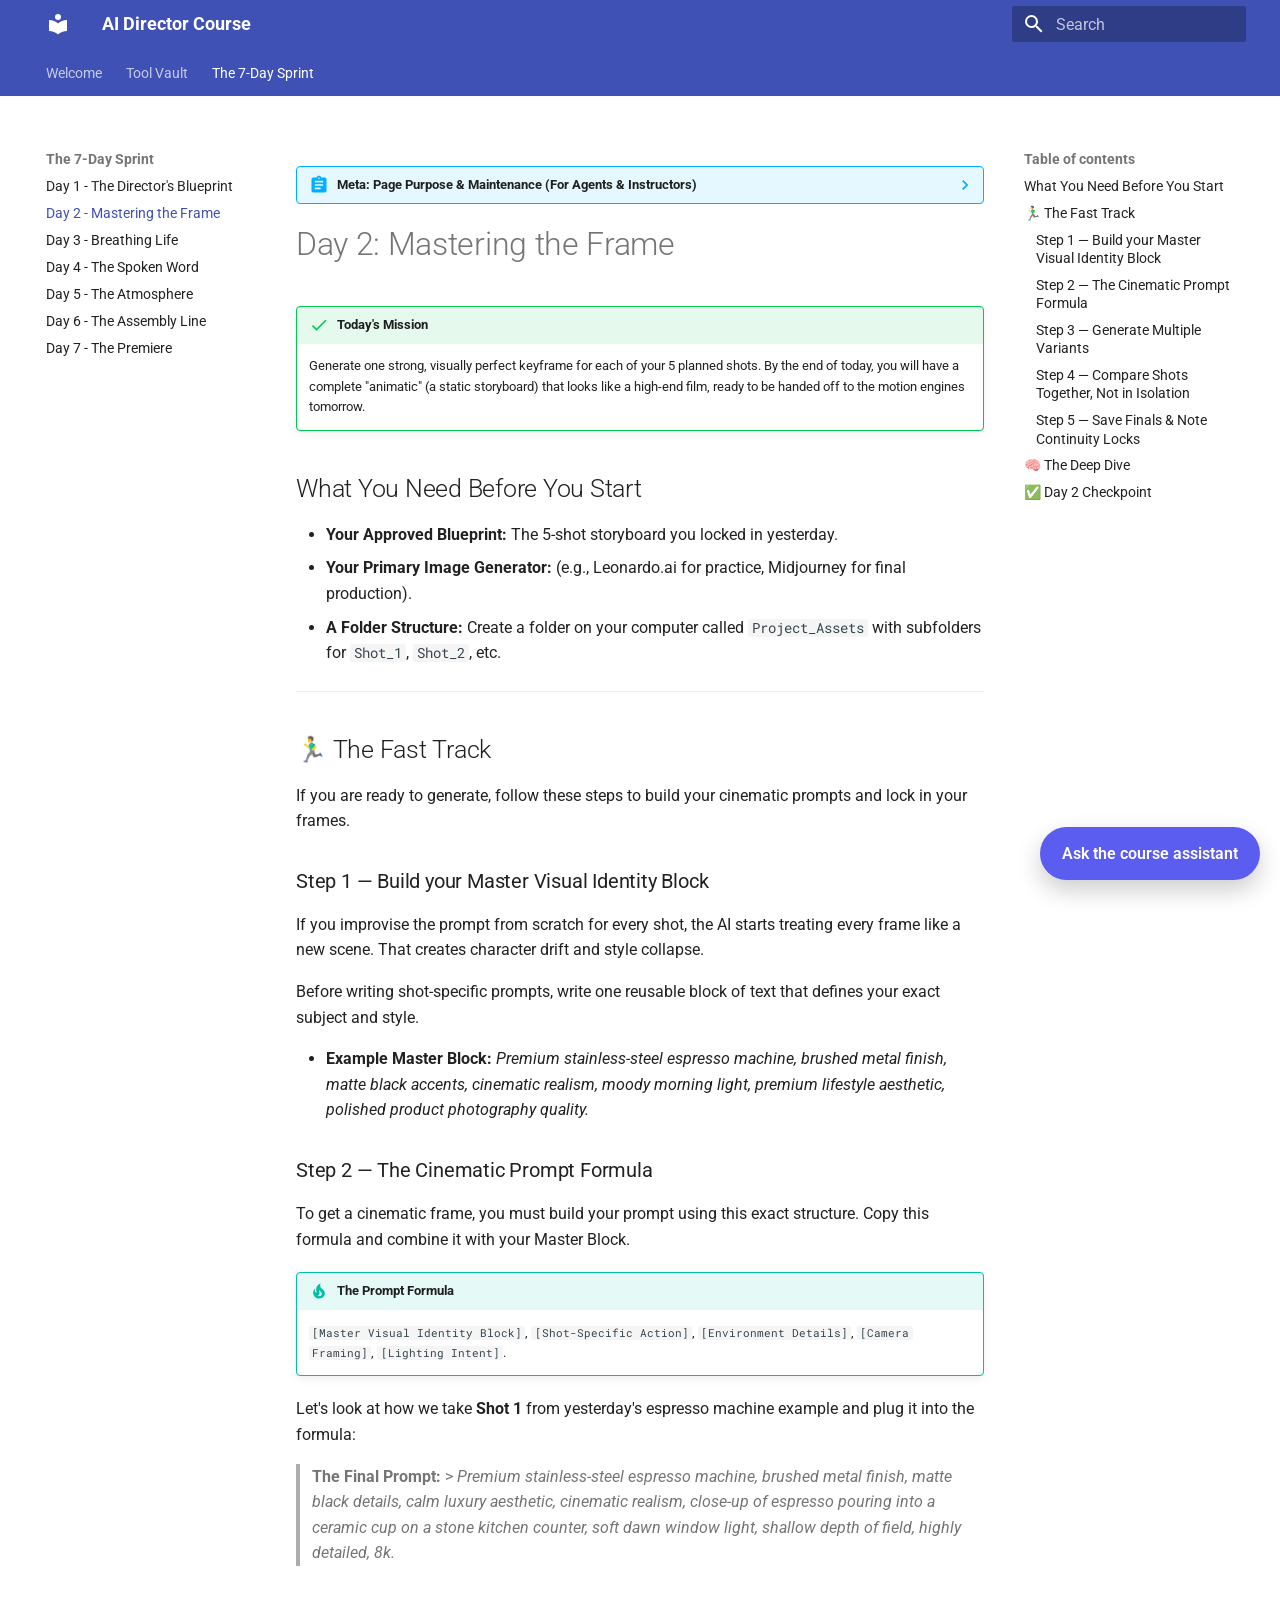
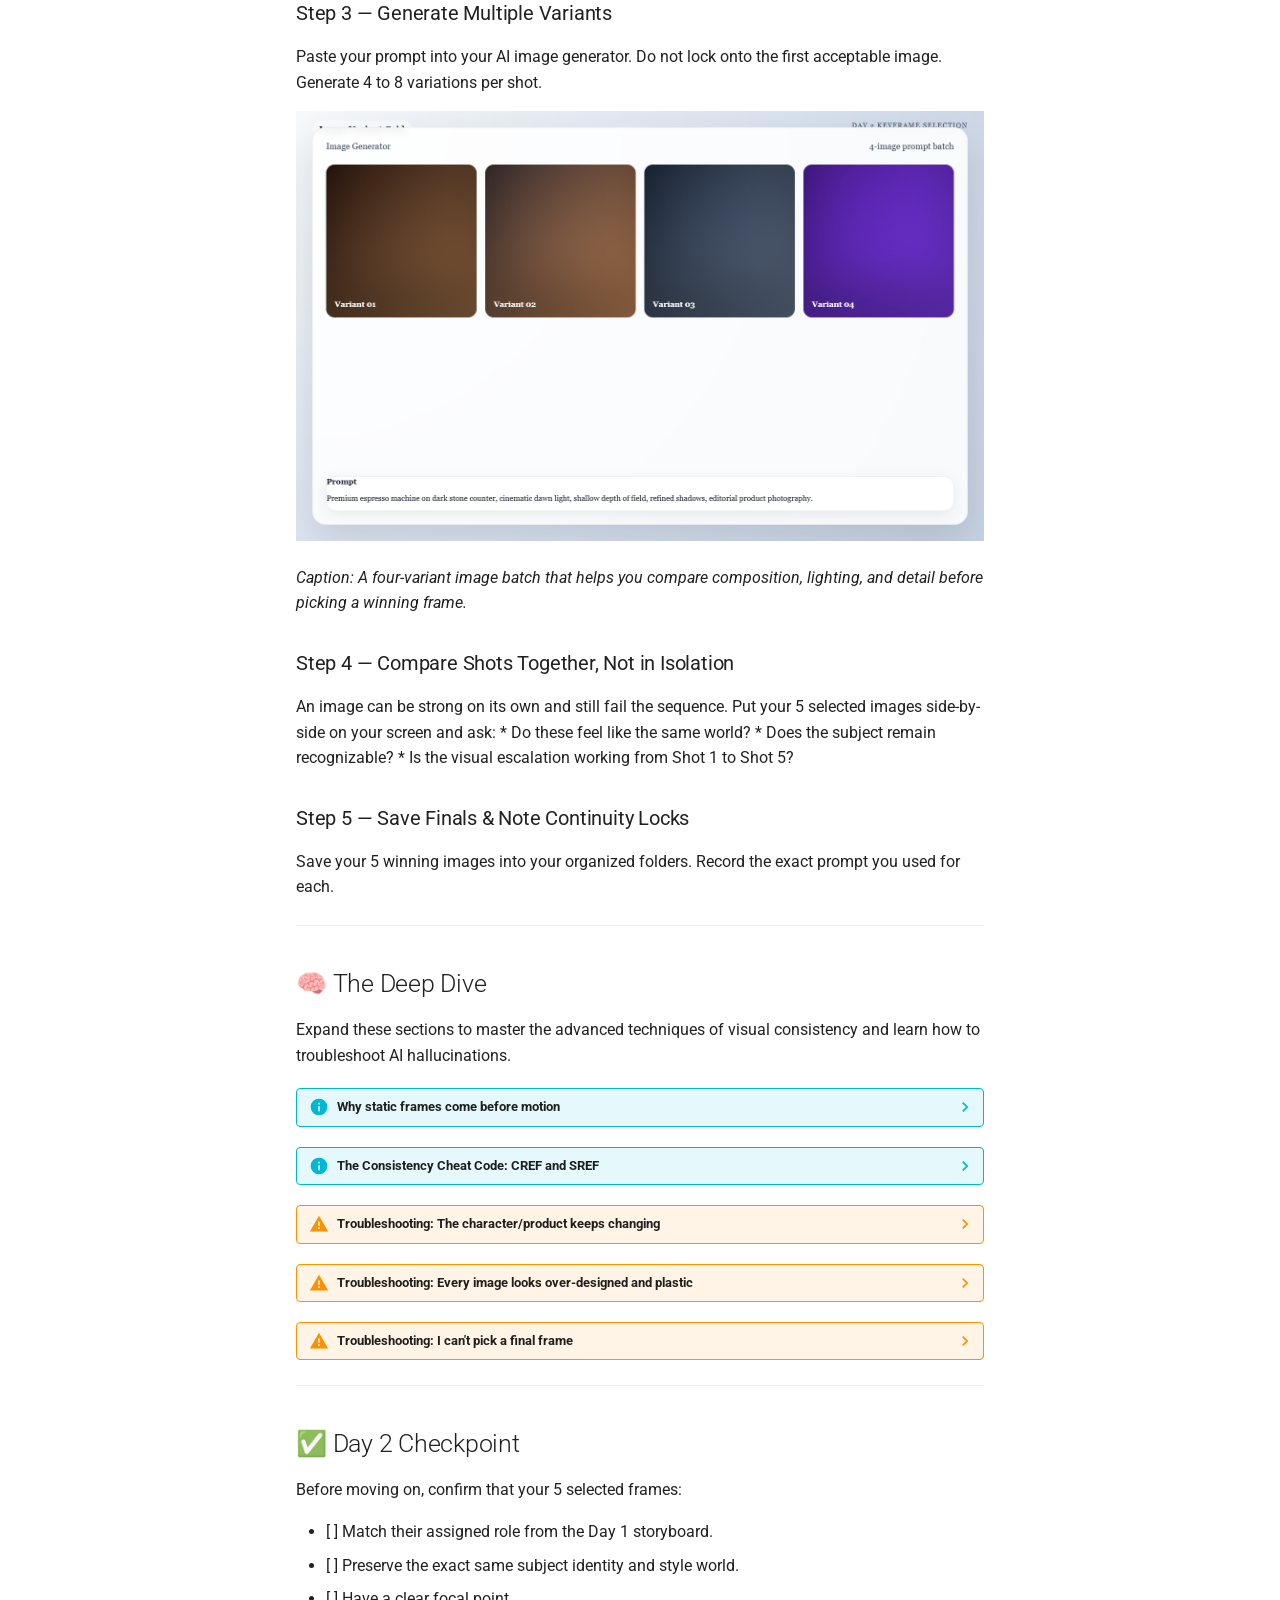
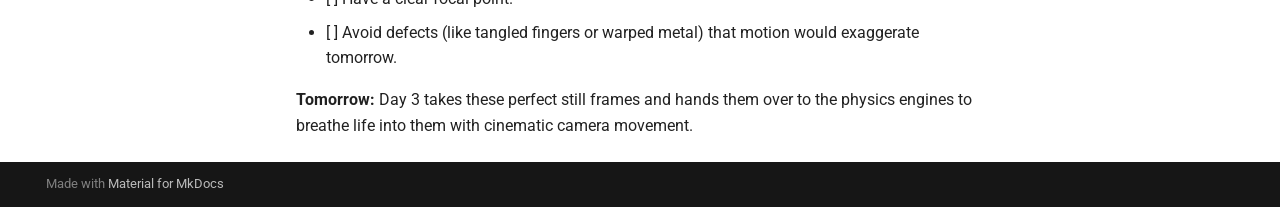
<file: day-2-images/index.html>
<!doctype html>
<html lang="en" class="no-js">
  <head>
    
      <meta charset="utf-8">
      <meta name="viewport" content="width=device-width,initial-scale=1">
      
        <meta name="description" content="Learn how to convert your storyboard shots into strong, consistent static frames.">
      
      
        <meta name="author" content="Course Director">
      
      
      
        <link rel="prev" href="../day-1-storyboard/">
      
      
        <link rel="next" href="../day-3-video/">
      
      
        
      
      
      <link rel="icon" href="../assets/images/favicon.png">
      <meta name="generator" content="mkdocs-1.6.1, mkdocs-material-9.7.6">
    
    
      
        <title>Day 2 - Mastering the Frame - AI Director Course</title>
      
    
    
      <link rel="stylesheet" href="../assets/stylesheets/main.484c7ddc.min.css">
      
      


    
    
      
    
    
      
        
        
        <link rel="preconnect" href="https://fonts.gstatic.com" crossorigin>
        <link rel="stylesheet" href="https://fonts.googleapis.com/css?family=Roboto:300,300i,400,400i,700,700i%7CRoboto+Mono:400,400i,700,700i&display=fallback">
        <style>:root{--md-text-font:"Roboto";--md-code-font:"Roboto Mono"}</style>
      
    
    
      <link rel="stylesheet" href="../assets/stylesheets/chat-widget.css">
    
    <script>__md_scope=new URL("..",location),__md_hash=e=>[...e].reduce(((e,_)=>(e<<5)-e+_.charCodeAt(0)),0),__md_get=(e,_=localStorage,t=__md_scope)=>JSON.parse(_.getItem(t.pathname+"."+e)),__md_set=(e,_,t=localStorage,a=__md_scope)=>{try{t.setItem(a.pathname+"."+e,JSON.stringify(_))}catch(e){}}</script>
    
      

    
    
  
  <script>
    window.__AI_DIRECTOR_CHAT_CONFIG__ = {
      apiUrl: "http://127.0.0.1:8001/api/chat",
      launcherLabel: "Ask the course assistant",
      panelTitle: "Course Assistant",
      greeting: "Ask about the current lesson, workflow, or sprint steps."
    };
  </script>

  </head>
  
  
    <body dir="ltr">
  
    
    <input class="md-toggle" data-md-toggle="drawer" type="checkbox" id="__drawer" autocomplete="off">
    <input class="md-toggle" data-md-toggle="search" type="checkbox" id="__search" autocomplete="off">
    <label class="md-overlay" for="__drawer"></label>
    <div data-md-component="skip">
      
        
        <a href="#day-2-mastering-the-frame" class="md-skip">
          Skip to content
        </a>
      
    </div>
    <div data-md-component="announce">
      
    </div>
    
    
      

<header class="md-header" data-md-component="header">
  <nav class="md-header__inner md-grid" aria-label="Header">
    <a href=".." title="AI Director Course" class="md-header__button md-logo" aria-label="AI Director Course" data-md-component="logo">
      
  
  <svg xmlns="http://www.w3.org/2000/svg" viewBox="0 0 24 24"><path d="M12 8a3 3 0 0 0 3-3 3 3 0 0 0-3-3 3 3 0 0 0-3 3 3 3 0 0 0 3 3m0 3.54C9.64 9.35 6.5 8 3 8v11c3.5 0 6.64 1.35 9 3.54 2.36-2.19 5.5-3.54 9-3.54V8c-3.5 0-6.64 1.35-9 3.54"/></svg>

    </a>
    <label class="md-header__button md-icon" for="__drawer">
      
      <svg xmlns="http://www.w3.org/2000/svg" viewBox="0 0 24 24"><path d="M3 6h18v2H3zm0 5h18v2H3zm0 5h18v2H3z"/></svg>
    </label>
    <div class="md-header__title" data-md-component="header-title">
      <div class="md-header__ellipsis">
        <div class="md-header__topic">
          <span class="md-ellipsis">
            AI Director Course
          </span>
        </div>
        <div class="md-header__topic" data-md-component="header-topic">
          <span class="md-ellipsis">
            
              Day 2 - Mastering the Frame
            
          </span>
        </div>
      </div>
    </div>
    
    
      <script>var palette=__md_get("__palette");if(palette&&palette.color){if("(prefers-color-scheme)"===palette.color.media){var media=matchMedia("(prefers-color-scheme: light)"),input=document.querySelector(media.matches?"[data-md-color-media='(prefers-color-scheme: light)']":"[data-md-color-media='(prefers-color-scheme: dark)']");palette.color.media=input.getAttribute("data-md-color-media"),palette.color.scheme=input.getAttribute("data-md-color-scheme"),palette.color.primary=input.getAttribute("data-md-color-primary"),palette.color.accent=input.getAttribute("data-md-color-accent")}for(var[key,value]of Object.entries(palette.color))document.body.setAttribute("data-md-color-"+key,value)}</script>
    
    
    
      
      
        <label class="md-header__button md-icon" for="__search">
          
          <svg xmlns="http://www.w3.org/2000/svg" viewBox="0 0 24 24"><path d="M9.5 3A6.5 6.5 0 0 1 16 9.5c0 1.61-.59 3.09-1.56 4.23l.27.27h.79l5 5-1.5 1.5-5-5v-.79l-.27-.27A6.52 6.52 0 0 1 9.5 16 6.5 6.5 0 0 1 3 9.5 6.5 6.5 0 0 1 9.5 3m0 2C7 5 5 7 5 9.5S7 14 9.5 14 14 12 14 9.5 12 5 9.5 5"/></svg>
        </label>
        <div class="md-search" data-md-component="search" role="dialog">
  <label class="md-search__overlay" for="__search"></label>
  <div class="md-search__inner" role="search">
    <form class="md-search__form" name="search">
      <input type="text" class="md-search__input" name="query" aria-label="Search" placeholder="Search" autocapitalize="off" autocorrect="off" autocomplete="off" spellcheck="false" data-md-component="search-query" required>
      <label class="md-search__icon md-icon" for="__search">
        
        <svg xmlns="http://www.w3.org/2000/svg" viewBox="0 0 24 24"><path d="M9.5 3A6.5 6.5 0 0 1 16 9.5c0 1.61-.59 3.09-1.56 4.23l.27.27h.79l5 5-1.5 1.5-5-5v-.79l-.27-.27A6.52 6.52 0 0 1 9.5 16 6.5 6.5 0 0 1 3 9.5 6.5 6.5 0 0 1 9.5 3m0 2C7 5 5 7 5 9.5S7 14 9.5 14 14 12 14 9.5 12 5 9.5 5"/></svg>
        
        <svg xmlns="http://www.w3.org/2000/svg" viewBox="0 0 24 24"><path d="M20 11v2H8l5.5 5.5-1.42 1.42L4.16 12l7.92-7.92L13.5 5.5 8 11z"/></svg>
      </label>
      <nav class="md-search__options" aria-label="Search">
        
        <button type="reset" class="md-search__icon md-icon" title="Clear" aria-label="Clear" tabindex="-1">
          
          <svg xmlns="http://www.w3.org/2000/svg" viewBox="0 0 24 24"><path d="M19 6.41 17.59 5 12 10.59 6.41 5 5 6.41 10.59 12 5 17.59 6.41 19 12 13.41 17.59 19 19 17.59 13.41 12z"/></svg>
        </button>
      </nav>
      
    </form>
    <div class="md-search__output">
      <div class="md-search__scrollwrap" tabindex="0" data-md-scrollfix>
        <div class="md-search-result" data-md-component="search-result">
          <div class="md-search-result__meta">
            Initializing search
          </div>
          <ol class="md-search-result__list" role="presentation"></ol>
        </div>
      </div>
    </div>
  </div>
</div>
      
    
    
  </nav>
  
</header>
    
    <div class="md-container" data-md-component="container">
      
      
        
          
            
<nav class="md-tabs" aria-label="Tabs" data-md-component="tabs">
  <div class="md-grid">
    <ul class="md-tabs__list">
      
        
  
  
  
  
    <li class="md-tabs__item">
      <a href=".." class="md-tabs__link">
        
  
  
    
  
  Welcome

      </a>
    </li>
  

      
        
  
  
  
  
    <li class="md-tabs__item">
      <a href="../tool-vault/" class="md-tabs__link">
        
  
  
    
  
  Tool Vault

      </a>
    </li>
  

      
        
  
  
  
    
  
  
    
    
      <li class="md-tabs__item md-tabs__item--active">
        <a href="../day-1-storyboard/" class="md-tabs__link">
          
  
  
  The 7-Day Sprint

        </a>
      </li>
    
  

      
    </ul>
  </div>
</nav>
          
        
      
      <main class="md-main" data-md-component="main">
        <div class="md-main__inner md-grid">
          
            
              
              <div class="md-sidebar md-sidebar--primary" data-md-component="sidebar" data-md-type="navigation" >
                <div class="md-sidebar__scrollwrap">
                  <div class="md-sidebar__inner">
                    


  


<nav class="md-nav md-nav--primary md-nav--lifted" aria-label="Navigation" data-md-level="0">
  <label class="md-nav__title" for="__drawer">
    <a href=".." title="AI Director Course" class="md-nav__button md-logo" aria-label="AI Director Course" data-md-component="logo">
      
  
  <svg xmlns="http://www.w3.org/2000/svg" viewBox="0 0 24 24"><path d="M12 8a3 3 0 0 0 3-3 3 3 0 0 0-3-3 3 3 0 0 0-3 3 3 3 0 0 0 3 3m0 3.54C9.64 9.35 6.5 8 3 8v11c3.5 0 6.64 1.35 9 3.54 2.36-2.19 5.5-3.54 9-3.54V8c-3.5 0-6.64 1.35-9 3.54"/></svg>

    </a>
    AI Director Course
  </label>
  
  <ul class="md-nav__list" data-md-scrollfix>
    
      
      
  
  
  
  
    <li class="md-nav__item">
      <a href=".." class="md-nav__link">
        
  
  
  <span class="md-ellipsis">
    
  
    Welcome
  

    
  </span>
  
  

      </a>
    </li>
  

    
      
      
  
  
  
  
    <li class="md-nav__item">
      <a href="../tool-vault/" class="md-nav__link">
        
  
  
  <span class="md-ellipsis">
    
  
    Tool Vault
  

    
  </span>
  
  

      </a>
    </li>
  

    
      
      
  
  
    
  
  
  
    
    
    
    
      
        
        
      
      
        
      
    
    
    <li class="md-nav__item md-nav__item--active md-nav__item--section md-nav__item--nested">
      
        
        
        <input class="md-nav__toggle md-toggle " type="checkbox" id="__nav_3" checked>
        
          
          <label class="md-nav__link" for="__nav_3" id="__nav_3_label" tabindex="">
            
  
  
  <span class="md-ellipsis">
    
  
    The 7-Day Sprint
  

    
  </span>
  
  

            <span class="md-nav__icon md-icon"></span>
          </label>
        
        <nav class="md-nav" data-md-level="1" aria-labelledby="__nav_3_label" aria-expanded="true">
          <label class="md-nav__title" for="__nav_3">
            <span class="md-nav__icon md-icon"></span>
            
  
    The 7-Day Sprint
  

          </label>
          <ul class="md-nav__list" data-md-scrollfix>
            
              
                
  
  
  
  
    <li class="md-nav__item">
      <a href="../day-1-storyboard/" class="md-nav__link">
        
  
  
  <span class="md-ellipsis">
    
  
    Day 1 - The Director's Blueprint
  

    
  </span>
  
  

      </a>
    </li>
  

              
            
              
                
  
  
    
  
  
  
    <li class="md-nav__item md-nav__item--active">
      
      <input class="md-nav__toggle md-toggle" type="checkbox" id="__toc">
      
      
        
      
      
        <label class="md-nav__link md-nav__link--active" for="__toc">
          
  
  
  <span class="md-ellipsis">
    
  
    Day 2 - Mastering the Frame
  

    
  </span>
  
  

          <span class="md-nav__icon md-icon"></span>
        </label>
      
      <a href="./" class="md-nav__link md-nav__link--active">
        
  
  
  <span class="md-ellipsis">
    
  
    Day 2 - Mastering the Frame
  

    
  </span>
  
  

      </a>
      
        

<nav class="md-nav md-nav--secondary" aria-label="Table of contents">
  
  
  
    
  
  
    <label class="md-nav__title" for="__toc">
      <span class="md-nav__icon md-icon"></span>
      Table of contents
    </label>
    <ul class="md-nav__list" data-md-component="toc" data-md-scrollfix>
      
        <li class="md-nav__item">
  <a href="#what-you-need-before-you-start" class="md-nav__link">
    <span class="md-ellipsis">
      
        What You Need Before You Start
      
    </span>
  </a>
  
</li>
      
        <li class="md-nav__item">
  <a href="#the-fast-track" class="md-nav__link">
    <span class="md-ellipsis">
      
        🏃‍♂️ The Fast Track
      
    </span>
  </a>
  
    <nav class="md-nav" aria-label="🏃‍♂️ The Fast Track">
      <ul class="md-nav__list">
        
          <li class="md-nav__item">
  <a href="#step-1-build-your-master-visual-identity-block" class="md-nav__link">
    <span class="md-ellipsis">
      
        Step 1 — Build your Master Visual Identity Block
      
    </span>
  </a>
  
</li>
        
          <li class="md-nav__item">
  <a href="#step-2-the-cinematic-prompt-formula" class="md-nav__link">
    <span class="md-ellipsis">
      
        Step 2 — The Cinematic Prompt Formula
      
    </span>
  </a>
  
</li>
        
          <li class="md-nav__item">
  <a href="#step-3-generate-multiple-variants" class="md-nav__link">
    <span class="md-ellipsis">
      
        Step 3 — Generate Multiple Variants
      
    </span>
  </a>
  
</li>
        
          <li class="md-nav__item">
  <a href="#step-4-compare-shots-together-not-in-isolation" class="md-nav__link">
    <span class="md-ellipsis">
      
        Step 4 — Compare Shots Together, Not in Isolation
      
    </span>
  </a>
  
</li>
        
          <li class="md-nav__item">
  <a href="#step-5-save-finals-note-continuity-locks" class="md-nav__link">
    <span class="md-ellipsis">
      
        Step 5 — Save Finals &amp; Note Continuity Locks
      
    </span>
  </a>
  
</li>
        
      </ul>
    </nav>
  
</li>
      
        <li class="md-nav__item">
  <a href="#the-deep-dive" class="md-nav__link">
    <span class="md-ellipsis">
      
        🧠 The Deep Dive
      
    </span>
  </a>
  
</li>
      
        <li class="md-nav__item">
  <a href="#day-2-checkpoint" class="md-nav__link">
    <span class="md-ellipsis">
      
        ✅ Day 2 Checkpoint
      
    </span>
  </a>
  
</li>
      
    </ul>
  
</nav>
      
    </li>
  

              
            
              
                
  
  
  
  
    <li class="md-nav__item">
      <a href="../day-3-video/" class="md-nav__link">
        
  
  
  <span class="md-ellipsis">
    
  
    Day 3 - Breathing Life
  

    
  </span>
  
  

      </a>
    </li>
  

              
            
              
                
  
  
  
  
    <li class="md-nav__item">
      <a href="../day-4-audio/" class="md-nav__link">
        
  
  
  <span class="md-ellipsis">
    
  
    Day 4 - The Spoken Word
  

    
  </span>
  
  

      </a>
    </li>
  

              
            
              
                
  
  
  
  
    <li class="md-nav__item">
      <a href="../day-5-music/" class="md-nav__link">
        
  
  
  <span class="md-ellipsis">
    
  
    Day 5 - The Atmosphere
  

    
  </span>
  
  

      </a>
    </li>
  

              
            
              
                
  
  
  
  
    <li class="md-nav__item">
      <a href="../day-6-editing/" class="md-nav__link">
        
  
  
  <span class="md-ellipsis">
    
  
    Day 6 - The Assembly Line
  

    
  </span>
  
  

      </a>
    </li>
  

              
            
              
                
  
  
  
  
    <li class="md-nav__item">
      <a href="../day-7-final/" class="md-nav__link">
        
  
  
  <span class="md-ellipsis">
    
  
    Day 7 - The Premiere
  

    
  </span>
  
  

      </a>
    </li>
  

              
            
          </ul>
        </nav>
      
    </li>
  

    
  </ul>
</nav>
                  </div>
                </div>
              </div>
            
            
              
              <div class="md-sidebar md-sidebar--secondary" data-md-component="sidebar" data-md-type="toc" >
                <div class="md-sidebar__scrollwrap">
                  <div class="md-sidebar__inner">
                    

<nav class="md-nav md-nav--secondary" aria-label="Table of contents">
  
  
  
    
  
  
    <label class="md-nav__title" for="__toc">
      <span class="md-nav__icon md-icon"></span>
      Table of contents
    </label>
    <ul class="md-nav__list" data-md-component="toc" data-md-scrollfix>
      
        <li class="md-nav__item">
  <a href="#what-you-need-before-you-start" class="md-nav__link">
    <span class="md-ellipsis">
      
        What You Need Before You Start
      
    </span>
  </a>
  
</li>
      
        <li class="md-nav__item">
  <a href="#the-fast-track" class="md-nav__link">
    <span class="md-ellipsis">
      
        🏃‍♂️ The Fast Track
      
    </span>
  </a>
  
    <nav class="md-nav" aria-label="🏃‍♂️ The Fast Track">
      <ul class="md-nav__list">
        
          <li class="md-nav__item">
  <a href="#step-1-build-your-master-visual-identity-block" class="md-nav__link">
    <span class="md-ellipsis">
      
        Step 1 — Build your Master Visual Identity Block
      
    </span>
  </a>
  
</li>
        
          <li class="md-nav__item">
  <a href="#step-2-the-cinematic-prompt-formula" class="md-nav__link">
    <span class="md-ellipsis">
      
        Step 2 — The Cinematic Prompt Formula
      
    </span>
  </a>
  
</li>
        
          <li class="md-nav__item">
  <a href="#step-3-generate-multiple-variants" class="md-nav__link">
    <span class="md-ellipsis">
      
        Step 3 — Generate Multiple Variants
      
    </span>
  </a>
  
</li>
        
          <li class="md-nav__item">
  <a href="#step-4-compare-shots-together-not-in-isolation" class="md-nav__link">
    <span class="md-ellipsis">
      
        Step 4 — Compare Shots Together, Not in Isolation
      
    </span>
  </a>
  
</li>
        
          <li class="md-nav__item">
  <a href="#step-5-save-finals-note-continuity-locks" class="md-nav__link">
    <span class="md-ellipsis">
      
        Step 5 — Save Finals &amp; Note Continuity Locks
      
    </span>
  </a>
  
</li>
        
      </ul>
    </nav>
  
</li>
      
        <li class="md-nav__item">
  <a href="#the-deep-dive" class="md-nav__link">
    <span class="md-ellipsis">
      
        🧠 The Deep Dive
      
    </span>
  </a>
  
</li>
      
        <li class="md-nav__item">
  <a href="#day-2-checkpoint" class="md-nav__link">
    <span class="md-ellipsis">
      
        ✅ Day 2 Checkpoint
      
    </span>
  </a>
  
</li>
      
    </ul>
  
</nav>
                  </div>
                </div>
              </div>
            
          
          
            <div class="md-content" data-md-component="content">
              
              <article class="md-content__inner md-typeset">
                
                  



<details class="abstract">
<summary>Meta: Page Purpose &amp; Maintenance (For Agents &amp; Instructors)</summary>
<p><strong>Purpose:</strong> This page teaches Day 2 of the AI Director Course. It exists to help learners establish visual quality and consistency before adding motion. AI agents should keep this page consistent with Day 1 storyboard structure and Day 3 motion needs.</p>
<p><strong>Maintenance Instructions:</strong> Update this page when the image-generation workflow, prompt formula, or consistency techniques change. Keep the guidance grounded in repeatable prompt construction and consistency discipline, remaining tool-agnostic where possible.</p>
</details>
<h1 id="day-2-mastering-the-frame">Day 2: Mastering the Frame</h1>
<div class="admonition success">
<p class="admonition-title">Today's Mission</p>
<p>Generate one strong, visually perfect keyframe for each of your 5 planned shots. By the end of today, you will have a complete "animatic" (a static storyboard) that looks like a high-end film, ready to be handed off to the motion engines tomorrow.</p>
</div>
<h2 id="what-you-need-before-you-start">What You Need Before You Start</h2>
<ul>
<li><strong>Your Approved Blueprint:</strong> The 5-shot storyboard you locked in yesterday.</li>
<li><strong>Your Primary Image Generator:</strong> (e.g., Leonardo.ai for practice, Midjourney for final production).</li>
<li><strong>A Folder Structure:</strong> Create a folder on your computer called <code>Project_Assets</code> with subfolders for <code>Shot_1</code>, <code>Shot_2</code>, etc.</li>
</ul>
<hr />
<h2 id="the-fast-track">🏃‍♂️ The Fast Track</h2>
<p>If you are ready to generate, follow these steps to build your cinematic prompts and lock in your frames.</p>
<h3 id="step-1-build-your-master-visual-identity-block">Step 1 — Build your Master Visual Identity Block</h3>
<p>If you improvise the prompt from scratch for every shot, the AI starts treating every frame like a new scene. That creates character drift and style collapse.</p>
<p>Before writing shot-specific prompts, write one reusable block of text that defines your exact subject and style.</p>
<ul>
<li><strong>Example Master Block:</strong> <em>Premium stainless-steel espresso machine, brushed metal finish, matte black accents, cinematic realism, moody morning light, premium lifestyle aesthetic, polished product photography quality.</em></li>
</ul>
<h3 id="step-2-the-cinematic-prompt-formula">Step 2 — The Cinematic Prompt Formula</h3>
<p>To get a cinematic frame, you must build your prompt using this exact structure. Copy this formula and combine it with your Master Block.</p>
<div class="admonition tip">
<p class="admonition-title">The Prompt Formula</p>
<p><code>[Master Visual Identity Block]</code>, <code>[Shot-Specific Action]</code>, <code>[Environment Details]</code>, <code>[Camera Framing]</code>, <code>[Lighting Intent]</code>.</p>
</div>
<p>Let's look at how we take <strong>Shot 1</strong> from yesterday's espresso machine example and plug it into the formula:</p>
<blockquote>
<p><strong>The Final Prompt:</strong> &gt; <em>Premium stainless-steel espresso machine, brushed metal finish, matte black details, calm luxury aesthetic, cinematic realism, close-up of espresso pouring into a ceramic cup on a stone kitchen counter, soft dawn window light, shallow depth of field, highly detailed, 8k.</em></p>
</blockquote>
<h3 id="step-3-generate-multiple-variants">Step 3 — Generate Multiple Variants</h3>
<p>Paste your prompt into your AI image generator. Do not lock onto the first acceptable image. Generate 4 to 8 variations per shot. </p>
<p><img alt="Mock Day 2 image generation grid showing four visual variants from the same espresso prompt." src="../assets/images/day2-generation-grid.png" /></p>
<p><em>Caption: A four-variant image batch that helps you compare composition, lighting, and detail before picking a winning frame.</em></p>
<h3 id="step-4-compare-shots-together-not-in-isolation">Step 4 — Compare Shots Together, Not in Isolation</h3>
<p>An image can be strong on its own and still fail the sequence. Put your 5 selected images side-by-side on your screen and ask:
* Do these feel like the same world?
* Does the subject remain recognizable?
* Is the visual escalation working from Shot 1 to Shot 5?</p>
<h3 id="step-5-save-finals-note-continuity-locks">Step 5 — Save Finals &amp; Note Continuity Locks</h3>
<p>Save your 5 winning images into your organized folders. Record the exact prompt you used for each. </p>
<hr />
<h2 id="the-deep-dive">🧠 The Deep Dive</h2>
<p>Expand these sections to master the advanced techniques of visual consistency and learn how to troubleshoot AI hallucinations.</p>
<details class="info">
<summary>Why static frames come before motion</summary>
<p>If the starting keyframe is weak, motion engines will usually amplify that weakness. A strong still image gives you a "visual contract." It forces the AI video generator to respect your lighting, composition, and subject design, rather than inventing its own.</p>
</details>
<details class="info">
<summary>The Consistency Cheat Code: CREF and SREF</summary>
<p>Different tools use different names, but the core mechanics are the same. If your tool supports reference images, use them to lock in your world.</p>
<ul>
<li><strong>Character Reference (CREF):</strong> Tells the AI to keep the subject's face, identity, or product design exactly the same as a provided image.</li>
<li><strong>Style Reference (SREF):</strong> Tells the AI to match the lighting, color grading, and texture of a provided image, even if the scene changes completely.</li>
</ul>
<p><strong>Practical Workflow:</strong> Generate one excellent anchor image first (usually your Hero Shot). Then, use that image as an SREF or CREF for the remaining 4 shots to force the AI to keep the lighting and subject identical.</p>
<p><img alt="Mock reference-image upload panel for Day 2 showing where to add an anchor image and style reference." src="../assets/images/day2-reference-ui.png" /></p>
<p><em>Caption: A reference-image setup view that highlights where to lock consistency before generating more frames.</em></p>
</details>
<details class="warning">
<summary>Troubleshooting: The character/product keeps changing</summary>
<p>Shorten the variable part of your prompt and strengthen the fixed Master Block. If the AI still drifts, you <em>must</em> use a reference image (CREF) instead of relying on text alone. </p>
</details>
<details class="warning">
<summary>Troubleshooting: Every image looks over-designed and plastic</summary>
<p>Reduce style adjectives like "hyper-detailed, insane graphics, trending on artstation." Focus purely on the subject, camera framing, and light. Too much decorative prompting creates generic AI gloss instead of cinematic realism.</p>
</details>
<details class="warning">
<summary>Troubleshooting: I can't pick a final frame</summary>
<p>Choose the image that best supports the <em>full sequence</em>, not the image that looks most flashy on its own. For example, if a shot is meant to reveal a small detail, choose the frame with the highest clarity over the one with the craziest lighting.</p>
</details>
<hr />
<h2 id="day-2-checkpoint">✅ Day 2 Checkpoint</h2>
<p>Before moving on, confirm that your 5 selected frames:</p>
<ul>
<li>[ ] Match their assigned role from the Day 1 storyboard.</li>
<li>[ ] Preserve the exact same subject identity and style world.</li>
<li>[ ] Have a clear focal point.</li>
<li>[ ] Avoid defects (like tangled fingers or warped metal) that motion would exaggerate tomorrow.</li>
</ul>
<p><strong>Tomorrow:</strong> Day 3 takes these perfect still frames and hands them over to the physics engines to breathe life into them with cinematic camera movement.</p>







  
  






                
              </article>
            </div>
          
          
<script>var target=document.getElementById(location.hash.slice(1));target&&target.name&&(target.checked=target.name.startsWith("__tabbed_"))</script>
        </div>
        
      </main>
      
        <footer class="md-footer">
  
  <div class="md-footer-meta md-typeset">
    <div class="md-footer-meta__inner md-grid">
      <div class="md-copyright">
  
  
    Made with
    <a href="https://squidfunk.github.io/mkdocs-material/" target="_blank" rel="noopener">
      Material for MkDocs
    </a>
  
</div>
      
    </div>
  </div>
</footer>
      
    </div>
    <div class="md-dialog" data-md-component="dialog">
      <div class="md-dialog__inner md-typeset"></div>
    </div>
    
    
    
      
      
      <script id="__config" type="application/json">{"annotate": null, "base": "..", "features": ["navigation.tabs", "navigation.sections", "navigation.instant", "content.code.copy", "toc.follow"], "search": "../assets/javascripts/workers/search.2c215733.min.js", "tags": null, "translations": {"clipboard.copied": "Copied to clipboard", "clipboard.copy": "Copy to clipboard", "search.result.more.one": "1 more on this page", "search.result.more.other": "# more on this page", "search.result.none": "No matching documents", "search.result.one": "1 matching document", "search.result.other": "# matching documents", "search.result.placeholder": "Type to start searching", "search.result.term.missing": "Missing", "select.version": "Select version"}, "version": null}</script>
    
    
      <script src="../assets/javascripts/bundle.79ae519e.min.js"></script>
      
        <script src="../assets/javascripts/chat-widget.js"></script>
      
    
  </body>
</html>
</file>
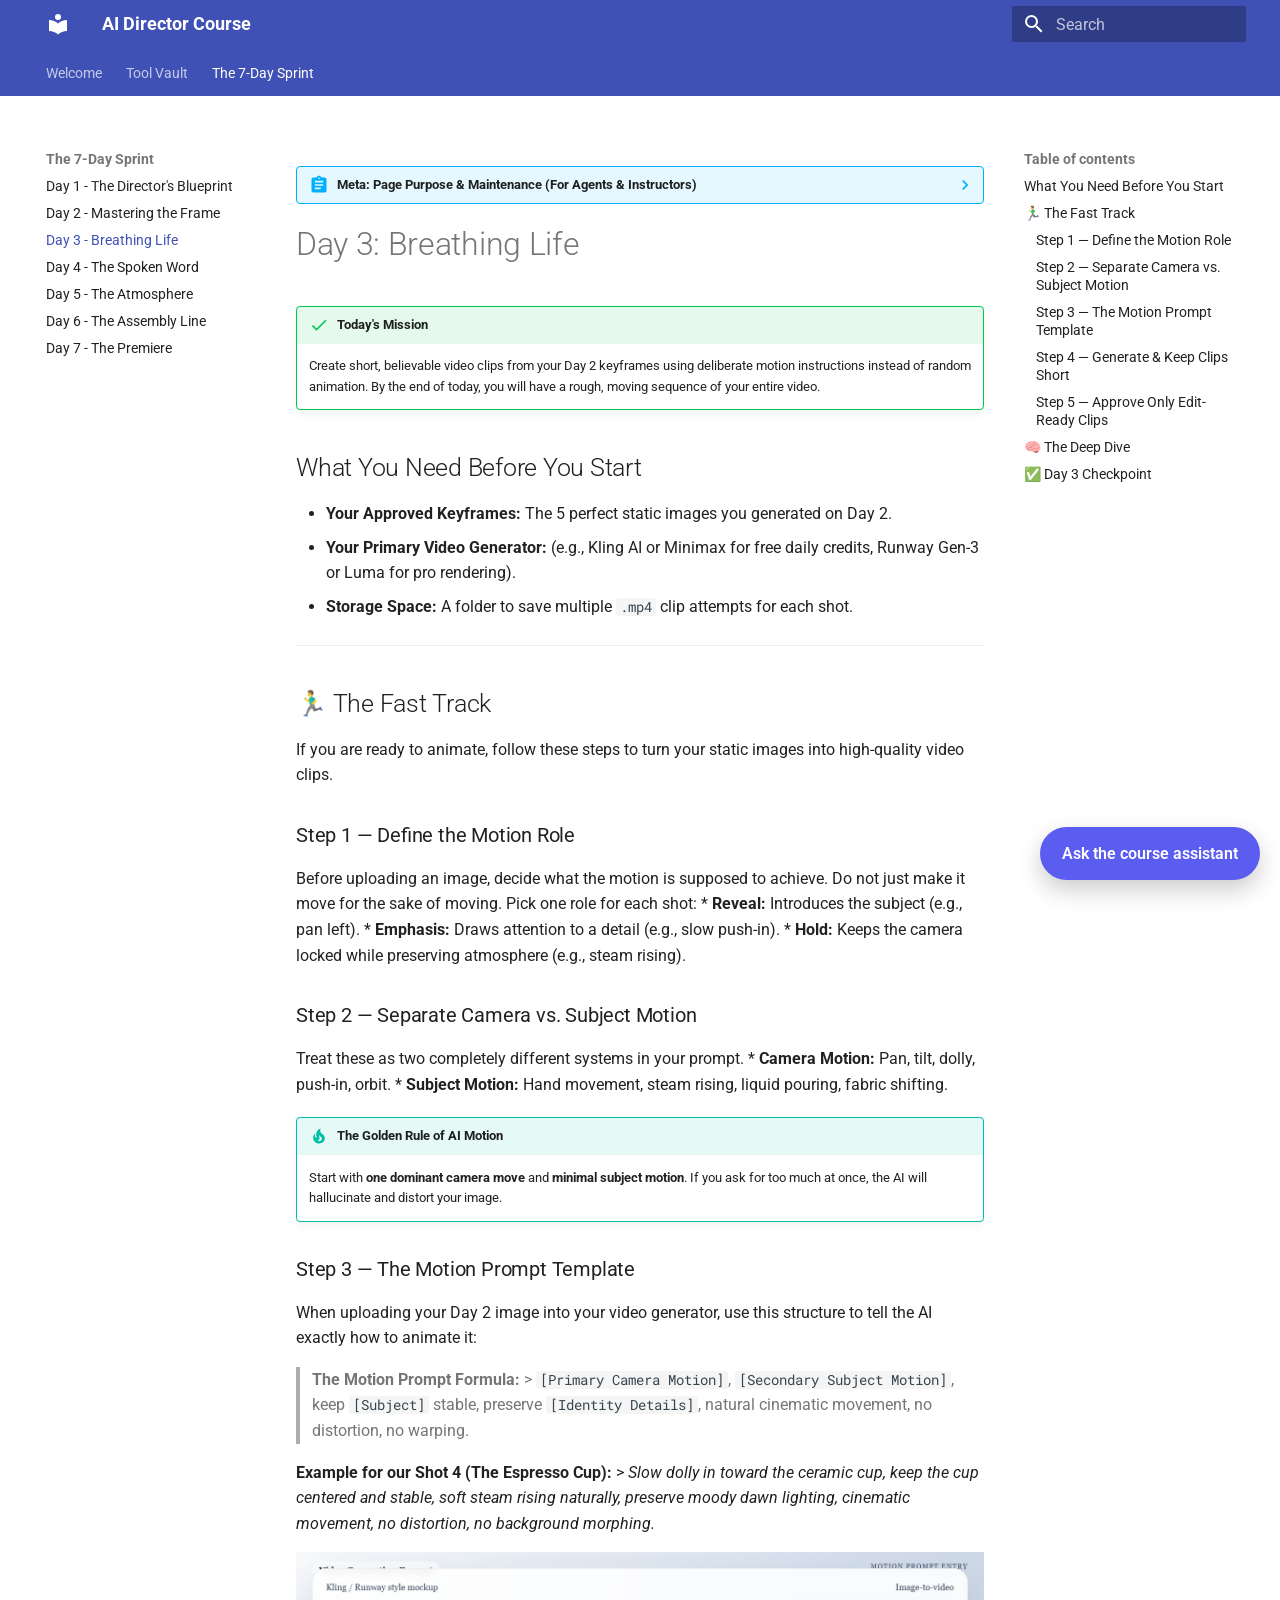
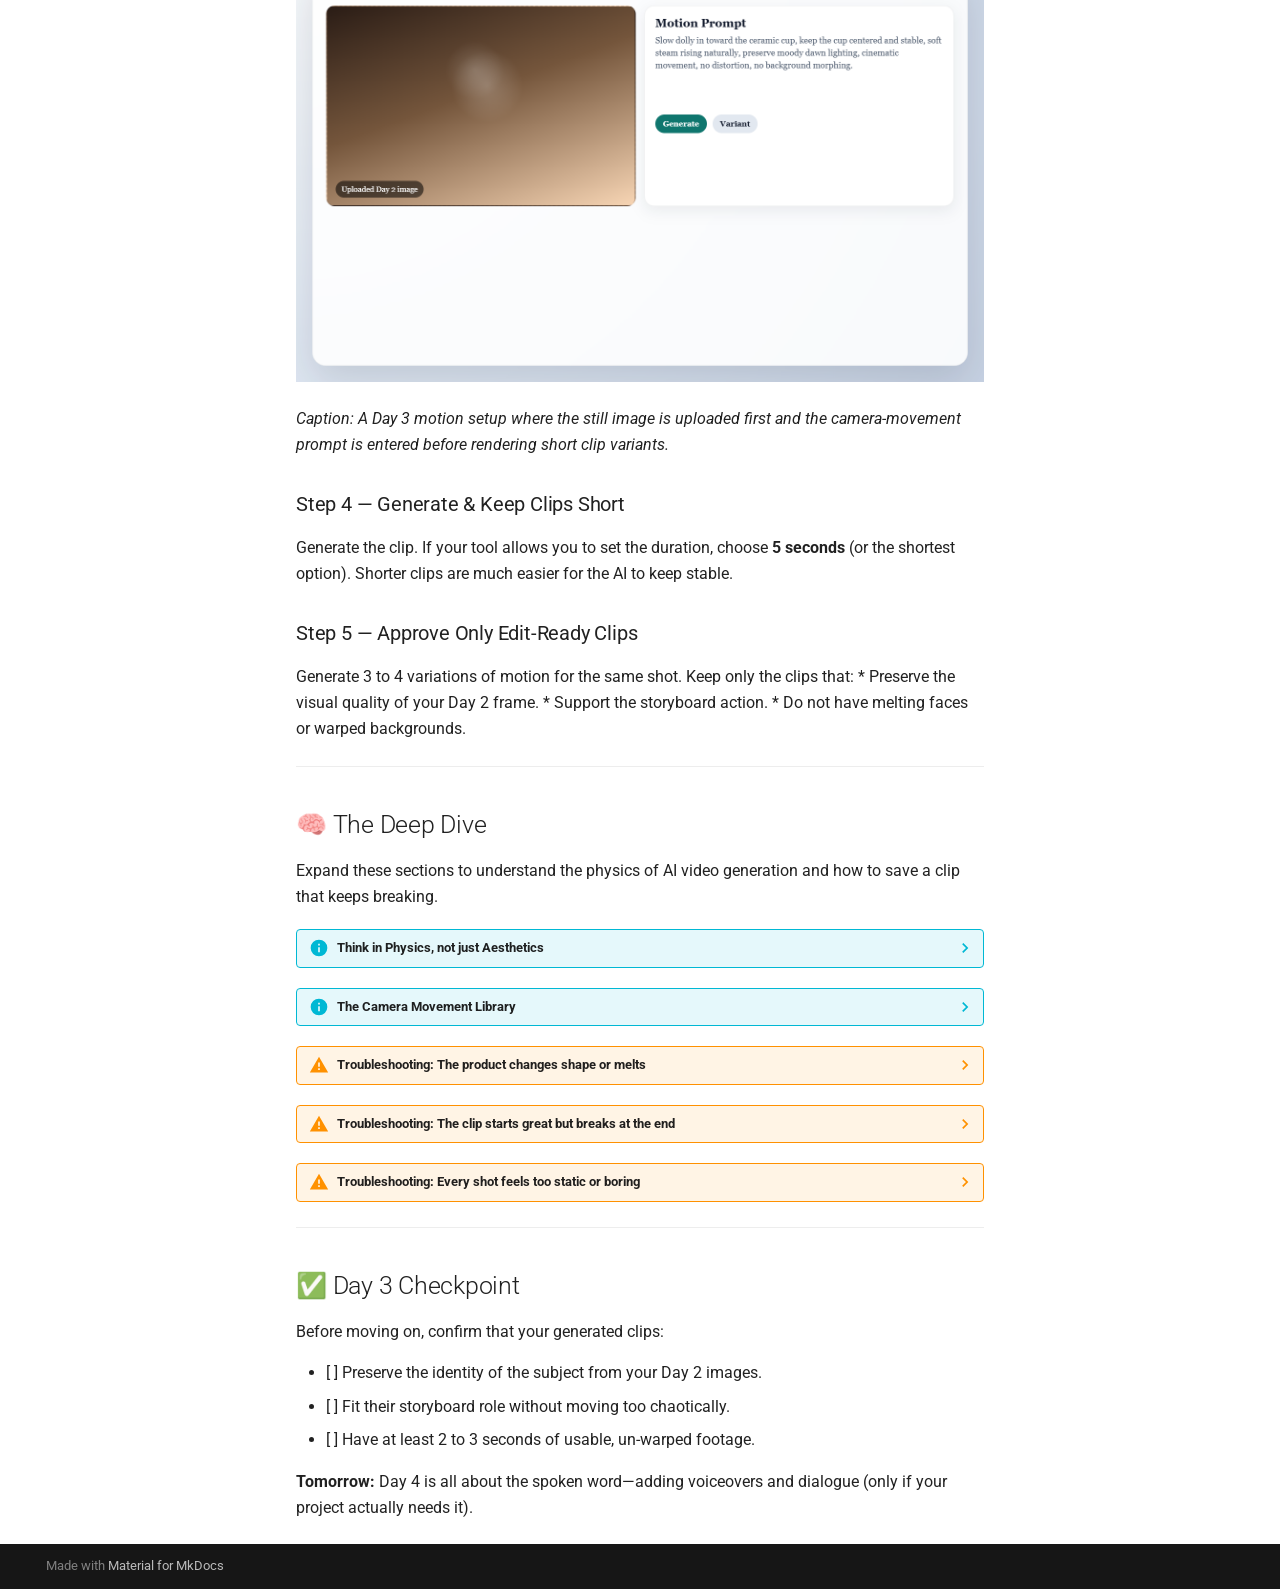
<file: day-3-video/index.html>
<!doctype html>
<html lang="en" class="no-js">
  <head>
    
      <meta charset="utf-8">
      <meta name="viewport" content="width=device-width,initial-scale=1">
      
        <meta name="description" content="Learn how to turn your static AI frames into believable cinematic motion.">
      
      
        <meta name="author" content="Course Director">
      
      
      
        <link rel="prev" href="../day-2-images/">
      
      
        <link rel="next" href="../day-4-audio/">
      
      
        
      
      
      <link rel="icon" href="../assets/images/favicon.png">
      <meta name="generator" content="mkdocs-1.6.1, mkdocs-material-9.7.6">
    
    
      
        <title>Day 3 - Breathing Life - AI Director Course</title>
      
    
    
      <link rel="stylesheet" href="../assets/stylesheets/main.484c7ddc.min.css">
      
      


    
    
      
    
    
      
        
        
        <link rel="preconnect" href="https://fonts.gstatic.com" crossorigin>
        <link rel="stylesheet" href="https://fonts.googleapis.com/css?family=Roboto:300,300i,400,400i,700,700i%7CRoboto+Mono:400,400i,700,700i&display=fallback">
        <style>:root{--md-text-font:"Roboto";--md-code-font:"Roboto Mono"}</style>
      
    
    
      <link rel="stylesheet" href="../assets/stylesheets/chat-widget.css">
    
    <script>__md_scope=new URL("..",location),__md_hash=e=>[...e].reduce(((e,_)=>(e<<5)-e+_.charCodeAt(0)),0),__md_get=(e,_=localStorage,t=__md_scope)=>JSON.parse(_.getItem(t.pathname+"."+e)),__md_set=(e,_,t=localStorage,a=__md_scope)=>{try{t.setItem(a.pathname+"."+e,JSON.stringify(_))}catch(e){}}</script>
    
      

    
    
  
  <script>
    window.__AI_DIRECTOR_CHAT_CONFIG__ = {
      apiUrl: "http://127.0.0.1:8001/api/chat",
      launcherLabel: "Ask the course assistant",
      panelTitle: "Course Assistant",
      greeting: "Ask about the current lesson, workflow, or sprint steps."
    };
  </script>

  </head>
  
  
    <body dir="ltr">
  
    
    <input class="md-toggle" data-md-toggle="drawer" type="checkbox" id="__drawer" autocomplete="off">
    <input class="md-toggle" data-md-toggle="search" type="checkbox" id="__search" autocomplete="off">
    <label class="md-overlay" for="__drawer"></label>
    <div data-md-component="skip">
      
        
        <a href="#day-3-breathing-life" class="md-skip">
          Skip to content
        </a>
      
    </div>
    <div data-md-component="announce">
      
    </div>
    
    
      

<header class="md-header" data-md-component="header">
  <nav class="md-header__inner md-grid" aria-label="Header">
    <a href=".." title="AI Director Course" class="md-header__button md-logo" aria-label="AI Director Course" data-md-component="logo">
      
  
  <svg xmlns="http://www.w3.org/2000/svg" viewBox="0 0 24 24"><path d="M12 8a3 3 0 0 0 3-3 3 3 0 0 0-3-3 3 3 0 0 0-3 3 3 3 0 0 0 3 3m0 3.54C9.64 9.35 6.5 8 3 8v11c3.5 0 6.64 1.35 9 3.54 2.36-2.19 5.5-3.54 9-3.54V8c-3.5 0-6.64 1.35-9 3.54"/></svg>

    </a>
    <label class="md-header__button md-icon" for="__drawer">
      
      <svg xmlns="http://www.w3.org/2000/svg" viewBox="0 0 24 24"><path d="M3 6h18v2H3zm0 5h18v2H3zm0 5h18v2H3z"/></svg>
    </label>
    <div class="md-header__title" data-md-component="header-title">
      <div class="md-header__ellipsis">
        <div class="md-header__topic">
          <span class="md-ellipsis">
            AI Director Course
          </span>
        </div>
        <div class="md-header__topic" data-md-component="header-topic">
          <span class="md-ellipsis">
            
              Day 3 - Breathing Life
            
          </span>
        </div>
      </div>
    </div>
    
    
      <script>var palette=__md_get("__palette");if(palette&&palette.color){if("(prefers-color-scheme)"===palette.color.media){var media=matchMedia("(prefers-color-scheme: light)"),input=document.querySelector(media.matches?"[data-md-color-media='(prefers-color-scheme: light)']":"[data-md-color-media='(prefers-color-scheme: dark)']");palette.color.media=input.getAttribute("data-md-color-media"),palette.color.scheme=input.getAttribute("data-md-color-scheme"),palette.color.primary=input.getAttribute("data-md-color-primary"),palette.color.accent=input.getAttribute("data-md-color-accent")}for(var[key,value]of Object.entries(palette.color))document.body.setAttribute("data-md-color-"+key,value)}</script>
    
    
    
      
      
        <label class="md-header__button md-icon" for="__search">
          
          <svg xmlns="http://www.w3.org/2000/svg" viewBox="0 0 24 24"><path d="M9.5 3A6.5 6.5 0 0 1 16 9.5c0 1.61-.59 3.09-1.56 4.23l.27.27h.79l5 5-1.5 1.5-5-5v-.79l-.27-.27A6.52 6.52 0 0 1 9.5 16 6.5 6.5 0 0 1 3 9.5 6.5 6.5 0 0 1 9.5 3m0 2C7 5 5 7 5 9.5S7 14 9.5 14 14 12 14 9.5 12 5 9.5 5"/></svg>
        </label>
        <div class="md-search" data-md-component="search" role="dialog">
  <label class="md-search__overlay" for="__search"></label>
  <div class="md-search__inner" role="search">
    <form class="md-search__form" name="search">
      <input type="text" class="md-search__input" name="query" aria-label="Search" placeholder="Search" autocapitalize="off" autocorrect="off" autocomplete="off" spellcheck="false" data-md-component="search-query" required>
      <label class="md-search__icon md-icon" for="__search">
        
        <svg xmlns="http://www.w3.org/2000/svg" viewBox="0 0 24 24"><path d="M9.5 3A6.5 6.5 0 0 1 16 9.5c0 1.61-.59 3.09-1.56 4.23l.27.27h.79l5 5-1.5 1.5-5-5v-.79l-.27-.27A6.52 6.52 0 0 1 9.5 16 6.5 6.5 0 0 1 3 9.5 6.5 6.5 0 0 1 9.5 3m0 2C7 5 5 7 5 9.5S7 14 9.5 14 14 12 14 9.5 12 5 9.5 5"/></svg>
        
        <svg xmlns="http://www.w3.org/2000/svg" viewBox="0 0 24 24"><path d="M20 11v2H8l5.5 5.5-1.42 1.42L4.16 12l7.92-7.92L13.5 5.5 8 11z"/></svg>
      </label>
      <nav class="md-search__options" aria-label="Search">
        
        <button type="reset" class="md-search__icon md-icon" title="Clear" aria-label="Clear" tabindex="-1">
          
          <svg xmlns="http://www.w3.org/2000/svg" viewBox="0 0 24 24"><path d="M19 6.41 17.59 5 12 10.59 6.41 5 5 6.41 10.59 12 5 17.59 6.41 19 12 13.41 17.59 19 19 17.59 13.41 12z"/></svg>
        </button>
      </nav>
      
    </form>
    <div class="md-search__output">
      <div class="md-search__scrollwrap" tabindex="0" data-md-scrollfix>
        <div class="md-search-result" data-md-component="search-result">
          <div class="md-search-result__meta">
            Initializing search
          </div>
          <ol class="md-search-result__list" role="presentation"></ol>
        </div>
      </div>
    </div>
  </div>
</div>
      
    
    
  </nav>
  
</header>
    
    <div class="md-container" data-md-component="container">
      
      
        
          
            
<nav class="md-tabs" aria-label="Tabs" data-md-component="tabs">
  <div class="md-grid">
    <ul class="md-tabs__list">
      
        
  
  
  
  
    <li class="md-tabs__item">
      <a href=".." class="md-tabs__link">
        
  
  
    
  
  Welcome

      </a>
    </li>
  

      
        
  
  
  
  
    <li class="md-tabs__item">
      <a href="../tool-vault/" class="md-tabs__link">
        
  
  
    
  
  Tool Vault

      </a>
    </li>
  

      
        
  
  
  
    
  
  
    
    
      <li class="md-tabs__item md-tabs__item--active">
        <a href="../day-1-storyboard/" class="md-tabs__link">
          
  
  
  The 7-Day Sprint

        </a>
      </li>
    
  

      
    </ul>
  </div>
</nav>
          
        
      
      <main class="md-main" data-md-component="main">
        <div class="md-main__inner md-grid">
          
            
              
              <div class="md-sidebar md-sidebar--primary" data-md-component="sidebar" data-md-type="navigation" >
                <div class="md-sidebar__scrollwrap">
                  <div class="md-sidebar__inner">
                    


  


<nav class="md-nav md-nav--primary md-nav--lifted" aria-label="Navigation" data-md-level="0">
  <label class="md-nav__title" for="__drawer">
    <a href=".." title="AI Director Course" class="md-nav__button md-logo" aria-label="AI Director Course" data-md-component="logo">
      
  
  <svg xmlns="http://www.w3.org/2000/svg" viewBox="0 0 24 24"><path d="M12 8a3 3 0 0 0 3-3 3 3 0 0 0-3-3 3 3 0 0 0-3 3 3 3 0 0 0 3 3m0 3.54C9.64 9.35 6.5 8 3 8v11c3.5 0 6.64 1.35 9 3.54 2.36-2.19 5.5-3.54 9-3.54V8c-3.5 0-6.64 1.35-9 3.54"/></svg>

    </a>
    AI Director Course
  </label>
  
  <ul class="md-nav__list" data-md-scrollfix>
    
      
      
  
  
  
  
    <li class="md-nav__item">
      <a href=".." class="md-nav__link">
        
  
  
  <span class="md-ellipsis">
    
  
    Welcome
  

    
  </span>
  
  

      </a>
    </li>
  

    
      
      
  
  
  
  
    <li class="md-nav__item">
      <a href="../tool-vault/" class="md-nav__link">
        
  
  
  <span class="md-ellipsis">
    
  
    Tool Vault
  

    
  </span>
  
  

      </a>
    </li>
  

    
      
      
  
  
    
  
  
  
    
    
    
    
      
        
        
      
      
        
      
    
    
    <li class="md-nav__item md-nav__item--active md-nav__item--section md-nav__item--nested">
      
        
        
        <input class="md-nav__toggle md-toggle " type="checkbox" id="__nav_3" checked>
        
          
          <label class="md-nav__link" for="__nav_3" id="__nav_3_label" tabindex="">
            
  
  
  <span class="md-ellipsis">
    
  
    The 7-Day Sprint
  

    
  </span>
  
  

            <span class="md-nav__icon md-icon"></span>
          </label>
        
        <nav class="md-nav" data-md-level="1" aria-labelledby="__nav_3_label" aria-expanded="true">
          <label class="md-nav__title" for="__nav_3">
            <span class="md-nav__icon md-icon"></span>
            
  
    The 7-Day Sprint
  

          </label>
          <ul class="md-nav__list" data-md-scrollfix>
            
              
                
  
  
  
  
    <li class="md-nav__item">
      <a href="../day-1-storyboard/" class="md-nav__link">
        
  
  
  <span class="md-ellipsis">
    
  
    Day 1 - The Director's Blueprint
  

    
  </span>
  
  

      </a>
    </li>
  

              
            
              
                
  
  
  
  
    <li class="md-nav__item">
      <a href="../day-2-images/" class="md-nav__link">
        
  
  
  <span class="md-ellipsis">
    
  
    Day 2 - Mastering the Frame
  

    
  </span>
  
  

      </a>
    </li>
  

              
            
              
                
  
  
    
  
  
  
    <li class="md-nav__item md-nav__item--active">
      
      <input class="md-nav__toggle md-toggle" type="checkbox" id="__toc">
      
      
        
      
      
        <label class="md-nav__link md-nav__link--active" for="__toc">
          
  
  
  <span class="md-ellipsis">
    
  
    Day 3 - Breathing Life
  

    
  </span>
  
  

          <span class="md-nav__icon md-icon"></span>
        </label>
      
      <a href="./" class="md-nav__link md-nav__link--active">
        
  
  
  <span class="md-ellipsis">
    
  
    Day 3 - Breathing Life
  

    
  </span>
  
  

      </a>
      
        

<nav class="md-nav md-nav--secondary" aria-label="Table of contents">
  
  
  
    
  
  
    <label class="md-nav__title" for="__toc">
      <span class="md-nav__icon md-icon"></span>
      Table of contents
    </label>
    <ul class="md-nav__list" data-md-component="toc" data-md-scrollfix>
      
        <li class="md-nav__item">
  <a href="#what-you-need-before-you-start" class="md-nav__link">
    <span class="md-ellipsis">
      
        What You Need Before You Start
      
    </span>
  </a>
  
</li>
      
        <li class="md-nav__item">
  <a href="#the-fast-track" class="md-nav__link">
    <span class="md-ellipsis">
      
        🏃‍♂️ The Fast Track
      
    </span>
  </a>
  
    <nav class="md-nav" aria-label="🏃‍♂️ The Fast Track">
      <ul class="md-nav__list">
        
          <li class="md-nav__item">
  <a href="#step-1-define-the-motion-role" class="md-nav__link">
    <span class="md-ellipsis">
      
        Step 1 — Define the Motion Role
      
    </span>
  </a>
  
</li>
        
          <li class="md-nav__item">
  <a href="#step-2-separate-camera-vs-subject-motion" class="md-nav__link">
    <span class="md-ellipsis">
      
        Step 2 — Separate Camera vs. Subject Motion
      
    </span>
  </a>
  
</li>
        
          <li class="md-nav__item">
  <a href="#step-3-the-motion-prompt-template" class="md-nav__link">
    <span class="md-ellipsis">
      
        Step 3 — The Motion Prompt Template
      
    </span>
  </a>
  
</li>
        
          <li class="md-nav__item">
  <a href="#step-4-generate-keep-clips-short" class="md-nav__link">
    <span class="md-ellipsis">
      
        Step 4 — Generate &amp; Keep Clips Short
      
    </span>
  </a>
  
</li>
        
          <li class="md-nav__item">
  <a href="#step-5-approve-only-edit-ready-clips" class="md-nav__link">
    <span class="md-ellipsis">
      
        Step 5 — Approve Only Edit-Ready Clips
      
    </span>
  </a>
  
</li>
        
      </ul>
    </nav>
  
</li>
      
        <li class="md-nav__item">
  <a href="#the-deep-dive" class="md-nav__link">
    <span class="md-ellipsis">
      
        🧠 The Deep Dive
      
    </span>
  </a>
  
</li>
      
        <li class="md-nav__item">
  <a href="#day-3-checkpoint" class="md-nav__link">
    <span class="md-ellipsis">
      
        ✅ Day 3 Checkpoint
      
    </span>
  </a>
  
</li>
      
    </ul>
  
</nav>
      
    </li>
  

              
            
              
                
  
  
  
  
    <li class="md-nav__item">
      <a href="../day-4-audio/" class="md-nav__link">
        
  
  
  <span class="md-ellipsis">
    
  
    Day 4 - The Spoken Word
  

    
  </span>
  
  

      </a>
    </li>
  

              
            
              
                
  
  
  
  
    <li class="md-nav__item">
      <a href="../day-5-music/" class="md-nav__link">
        
  
  
  <span class="md-ellipsis">
    
  
    Day 5 - The Atmosphere
  

    
  </span>
  
  

      </a>
    </li>
  

              
            
              
                
  
  
  
  
    <li class="md-nav__item">
      <a href="../day-6-editing/" class="md-nav__link">
        
  
  
  <span class="md-ellipsis">
    
  
    Day 6 - The Assembly Line
  

    
  </span>
  
  

      </a>
    </li>
  

              
            
              
                
  
  
  
  
    <li class="md-nav__item">
      <a href="../day-7-final/" class="md-nav__link">
        
  
  
  <span class="md-ellipsis">
    
  
    Day 7 - The Premiere
  

    
  </span>
  
  

      </a>
    </li>
  

              
            
          </ul>
        </nav>
      
    </li>
  

    
  </ul>
</nav>
                  </div>
                </div>
              </div>
            
            
              
              <div class="md-sidebar md-sidebar--secondary" data-md-component="sidebar" data-md-type="toc" >
                <div class="md-sidebar__scrollwrap">
                  <div class="md-sidebar__inner">
                    

<nav class="md-nav md-nav--secondary" aria-label="Table of contents">
  
  
  
    
  
  
    <label class="md-nav__title" for="__toc">
      <span class="md-nav__icon md-icon"></span>
      Table of contents
    </label>
    <ul class="md-nav__list" data-md-component="toc" data-md-scrollfix>
      
        <li class="md-nav__item">
  <a href="#what-you-need-before-you-start" class="md-nav__link">
    <span class="md-ellipsis">
      
        What You Need Before You Start
      
    </span>
  </a>
  
</li>
      
        <li class="md-nav__item">
  <a href="#the-fast-track" class="md-nav__link">
    <span class="md-ellipsis">
      
        🏃‍♂️ The Fast Track
      
    </span>
  </a>
  
    <nav class="md-nav" aria-label="🏃‍♂️ The Fast Track">
      <ul class="md-nav__list">
        
          <li class="md-nav__item">
  <a href="#step-1-define-the-motion-role" class="md-nav__link">
    <span class="md-ellipsis">
      
        Step 1 — Define the Motion Role
      
    </span>
  </a>
  
</li>
        
          <li class="md-nav__item">
  <a href="#step-2-separate-camera-vs-subject-motion" class="md-nav__link">
    <span class="md-ellipsis">
      
        Step 2 — Separate Camera vs. Subject Motion
      
    </span>
  </a>
  
</li>
        
          <li class="md-nav__item">
  <a href="#step-3-the-motion-prompt-template" class="md-nav__link">
    <span class="md-ellipsis">
      
        Step 3 — The Motion Prompt Template
      
    </span>
  </a>
  
</li>
        
          <li class="md-nav__item">
  <a href="#step-4-generate-keep-clips-short" class="md-nav__link">
    <span class="md-ellipsis">
      
        Step 4 — Generate &amp; Keep Clips Short
      
    </span>
  </a>
  
</li>
        
          <li class="md-nav__item">
  <a href="#step-5-approve-only-edit-ready-clips" class="md-nav__link">
    <span class="md-ellipsis">
      
        Step 5 — Approve Only Edit-Ready Clips
      
    </span>
  </a>
  
</li>
        
      </ul>
    </nav>
  
</li>
      
        <li class="md-nav__item">
  <a href="#the-deep-dive" class="md-nav__link">
    <span class="md-ellipsis">
      
        🧠 The Deep Dive
      
    </span>
  </a>
  
</li>
      
        <li class="md-nav__item">
  <a href="#day-3-checkpoint" class="md-nav__link">
    <span class="md-ellipsis">
      
        ✅ Day 3 Checkpoint
      
    </span>
  </a>
  
</li>
      
    </ul>
  
</nav>
                  </div>
                </div>
              </div>
            
          
          
            <div class="md-content" data-md-component="content">
              
              <article class="md-content__inner md-typeset">
                
                  



<details class="abstract">
<summary>Meta: Page Purpose &amp; Maintenance (For Agents &amp; Instructors)</summary>
<p><strong>Purpose:</strong> This page teaches Day 3 of the AI Director Course. It exists to help learners add believable camera movement and subject motion without losing the visual quality created on Day 2.</p>
<p><strong>Maintenance Instructions:</strong> Update this page when the image-to-video workflow, motion prompt library, or troubleshooting patterns improve. Keep the guidance focused on controllable motion and common failure recovery.</p>
</details>
<h1 id="day-3-breathing-life">Day 3: Breathing Life</h1>
<div class="admonition success">
<p class="admonition-title">Today's Mission</p>
<p>Create short, believable video clips from your Day 2 keyframes using deliberate motion instructions instead of random animation. By the end of today, you will have a rough, moving sequence of your entire video.</p>
</div>
<h2 id="what-you-need-before-you-start">What You Need Before You Start</h2>
<ul>
<li><strong>Your Approved Keyframes:</strong> The 5 perfect static images you generated on Day 2.</li>
<li><strong>Your Primary Video Generator:</strong> (e.g., Kling AI or Minimax for free daily credits, Runway Gen-3 or Luma for pro rendering).</li>
<li><strong>Storage Space:</strong> A folder to save multiple <code>.mp4</code> clip attempts for each shot.</li>
</ul>
<hr />
<h2 id="the-fast-track">🏃‍♂️ The Fast Track</h2>
<p>If you are ready to animate, follow these steps to turn your static images into high-quality video clips.</p>
<h3 id="step-1-define-the-motion-role">Step 1 — Define the Motion Role</h3>
<p>Before uploading an image, decide what the motion is supposed to achieve. Do not just make it move for the sake of moving. Pick one role for each shot:
* <strong>Reveal:</strong> Introduces the subject (e.g., pan left).
* <strong>Emphasis:</strong> Draws attention to a detail (e.g., slow push-in).
* <strong>Hold:</strong> Keeps the camera locked while preserving atmosphere (e.g., steam rising).</p>
<h3 id="step-2-separate-camera-vs-subject-motion">Step 2 — Separate Camera vs. Subject Motion</h3>
<p>Treat these as two completely different systems in your prompt. 
* <strong>Camera Motion:</strong> Pan, tilt, dolly, push-in, orbit.
* <strong>Subject Motion:</strong> Hand movement, steam rising, liquid pouring, fabric shifting.</p>
<div class="admonition tip">
<p class="admonition-title">The Golden Rule of AI Motion</p>
<p>Start with <strong>one dominant camera move</strong> and <strong>minimal subject motion</strong>. If you ask for too much at once, the AI will hallucinate and distort your image.</p>
</div>
<h3 id="step-3-the-motion-prompt-template">Step 3 — The Motion Prompt Template</h3>
<p>When uploading your Day 2 image into your video generator, use this structure to tell the AI exactly how to animate it:</p>
<blockquote>
<p><strong>The Motion Prompt Formula:</strong> &gt; <code>[Primary Camera Motion]</code>, <code>[Secondary Subject Motion]</code>, keep <code>[Subject]</code> stable, preserve <code>[Identity Details]</code>, natural cinematic movement, no distortion, no warping.</p>
</blockquote>
<p><strong>Example for our Shot 4 (The Espresso Cup):</strong> &gt; <em>Slow dolly in toward the ceramic cup, keep the cup centered and stable, soft steam rising naturally, preserve moody dawn lighting, cinematic movement, no distortion, no background morphing.</em></p>
<p><img alt="Mock Day 3 video generation interface showing an uploaded still frame and a motion prompt ready to render." src="../assets/images/day3-video-ui.png" /></p>
<p><em>Caption: A Day 3 motion setup where the still image is uploaded first and the camera-movement prompt is entered before rendering short clip variants.</em></p>
<h3 id="step-4-generate-keep-clips-short">Step 4 — Generate &amp; Keep Clips Short</h3>
<p>Generate the clip. If your tool allows you to set the duration, choose <strong>5 seconds</strong> (or the shortest option). Shorter clips are much easier for the AI to keep stable. </p>
<h3 id="step-5-approve-only-edit-ready-clips">Step 5 — Approve Only Edit-Ready Clips</h3>
<p>Generate 3 to 4 variations of motion for the same shot. Keep only the clips that:
* Preserve the visual quality of your Day 2 frame.
* Support the storyboard action.
* Do not have melting faces or warped backgrounds.</p>
<hr />
<h2 id="the-deep-dive">🧠 The Deep Dive</h2>
<p>Expand these sections to understand the physics of AI video generation and how to save a clip that keeps breaking.</p>
<details class="info">
<summary>Think in Physics, not just Aesthetics</summary>
<p>The best motion prompts respect what should logically move in the real world. 
* Steam can drift and curl.
* A camera can push in slowly.
* A heavy metal product should <em>not</em> wobble like rubber.
If your text prompt violates the material logic of the scene, the AI will try to bend reality to accommodate you, and the output will look fake.</p>
</details>
<details class="info">
<summary>The Camera Movement Library</summary>
<p>Use these specific terms in your prompts to control the "virtual camera":
* <strong>Push-in / Dolly-in:</strong> Adds focus and importance to a subject.
* <strong>Pull-back:</strong> Creates context or a feeling of calm.
* <strong>Pan:</strong> Reveals width or guides the eye left/right.
* <strong>Locked shot with secondary motion:</strong> The safest option when the frame is already beautiful. (e.g., "Static camera, dust motes floating").
* <em>Warning:</em> Avoid "Orbit" moves unless absolutely necessary. They look impressive but frequently cause the subject's geometry to drift.</p>
</details>
<details class="warning">
<summary>Troubleshooting: The product changes shape or melts</summary>
<p>Reduce the amount of subject motion in your prompt and use a simpler, slower camera move. If the product still melts, you may need to pick a cleaner Day 2 frame that has simpler lighting reflections.</p>
</details>
<details class="warning">
<summary>Troubleshooting: The clip starts great but breaks at the end</summary>
<p>This is the most common AI video artifact. The AI "forgets" the physics by second 4 or 5. Save the clip anyway! We will trim off the broken ending during Day 6 (Editing). As long as you have 2 solid seconds of usable footage, the clip is a success.</p>
</details>
<details class="warning">
<summary>Troubleshooting: Every shot feels too static or boring</summary>
<p>Add one small element of secondary motion instead of forcing a massive camera move. Prompting for "soft steam," "light flicker," "dust motes," or "leaves blowing" adds incredible life to a locked camera shot.</p>
</details>
<hr />
<h2 id="day-3-checkpoint">✅ Day 3 Checkpoint</h2>
<p>Before moving on, confirm that your generated clips:</p>
<ul>
<li>[ ] Preserve the identity of the subject from your Day 2 images.</li>
<li>[ ] Fit their storyboard role without moving too chaotically.</li>
<li>[ ] Have at least 2 to 3 seconds of usable, un-warped footage.</li>
</ul>
<p><strong>Tomorrow:</strong> Day 4 is all about the spoken word—adding voiceovers and dialogue (only if your project actually needs it).</p>







  
  






                
              </article>
            </div>
          
          
<script>var target=document.getElementById(location.hash.slice(1));target&&target.name&&(target.checked=target.name.startsWith("__tabbed_"))</script>
        </div>
        
      </main>
      
        <footer class="md-footer">
  
  <div class="md-footer-meta md-typeset">
    <div class="md-footer-meta__inner md-grid">
      <div class="md-copyright">
  
  
    Made with
    <a href="https://squidfunk.github.io/mkdocs-material/" target="_blank" rel="noopener">
      Material for MkDocs
    </a>
  
</div>
      
    </div>
  </div>
</footer>
      
    </div>
    <div class="md-dialog" data-md-component="dialog">
      <div class="md-dialog__inner md-typeset"></div>
    </div>
    
    
    
      
      
      <script id="__config" type="application/json">{"annotate": null, "base": "..", "features": ["navigation.tabs", "navigation.sections", "navigation.instant", "content.code.copy", "toc.follow"], "search": "../assets/javascripts/workers/search.2c215733.min.js", "tags": null, "translations": {"clipboard.copied": "Copied to clipboard", "clipboard.copy": "Copy to clipboard", "search.result.more.one": "1 more on this page", "search.result.more.other": "# more on this page", "search.result.none": "No matching documents", "search.result.one": "1 matching document", "search.result.other": "# matching documents", "search.result.placeholder": "Type to start searching", "search.result.term.missing": "Missing", "select.version": "Select version"}, "version": null}</script>
    
    
      <script src="../assets/javascripts/bundle.79ae519e.min.js"></script>
      
        <script src="../assets/javascripts/chat-widget.js"></script>
      
    
  </body>
</html>
</file>
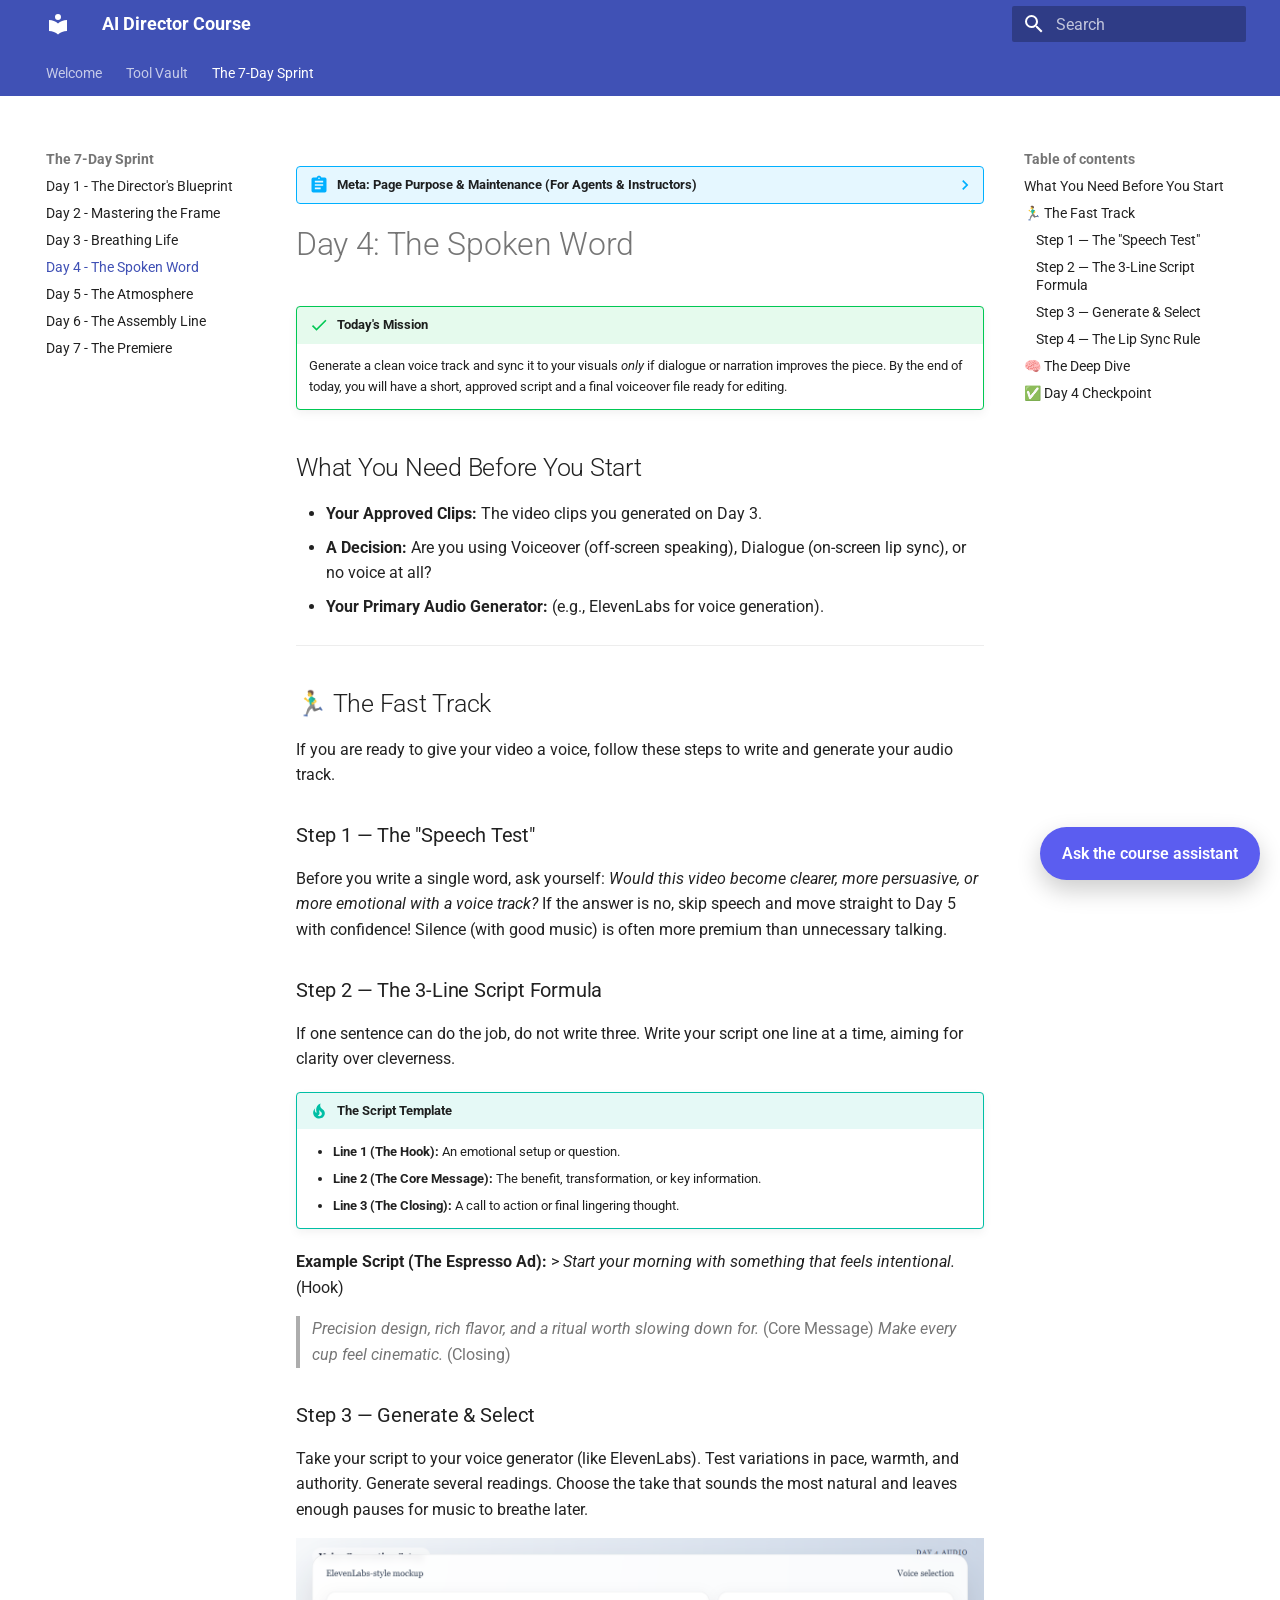
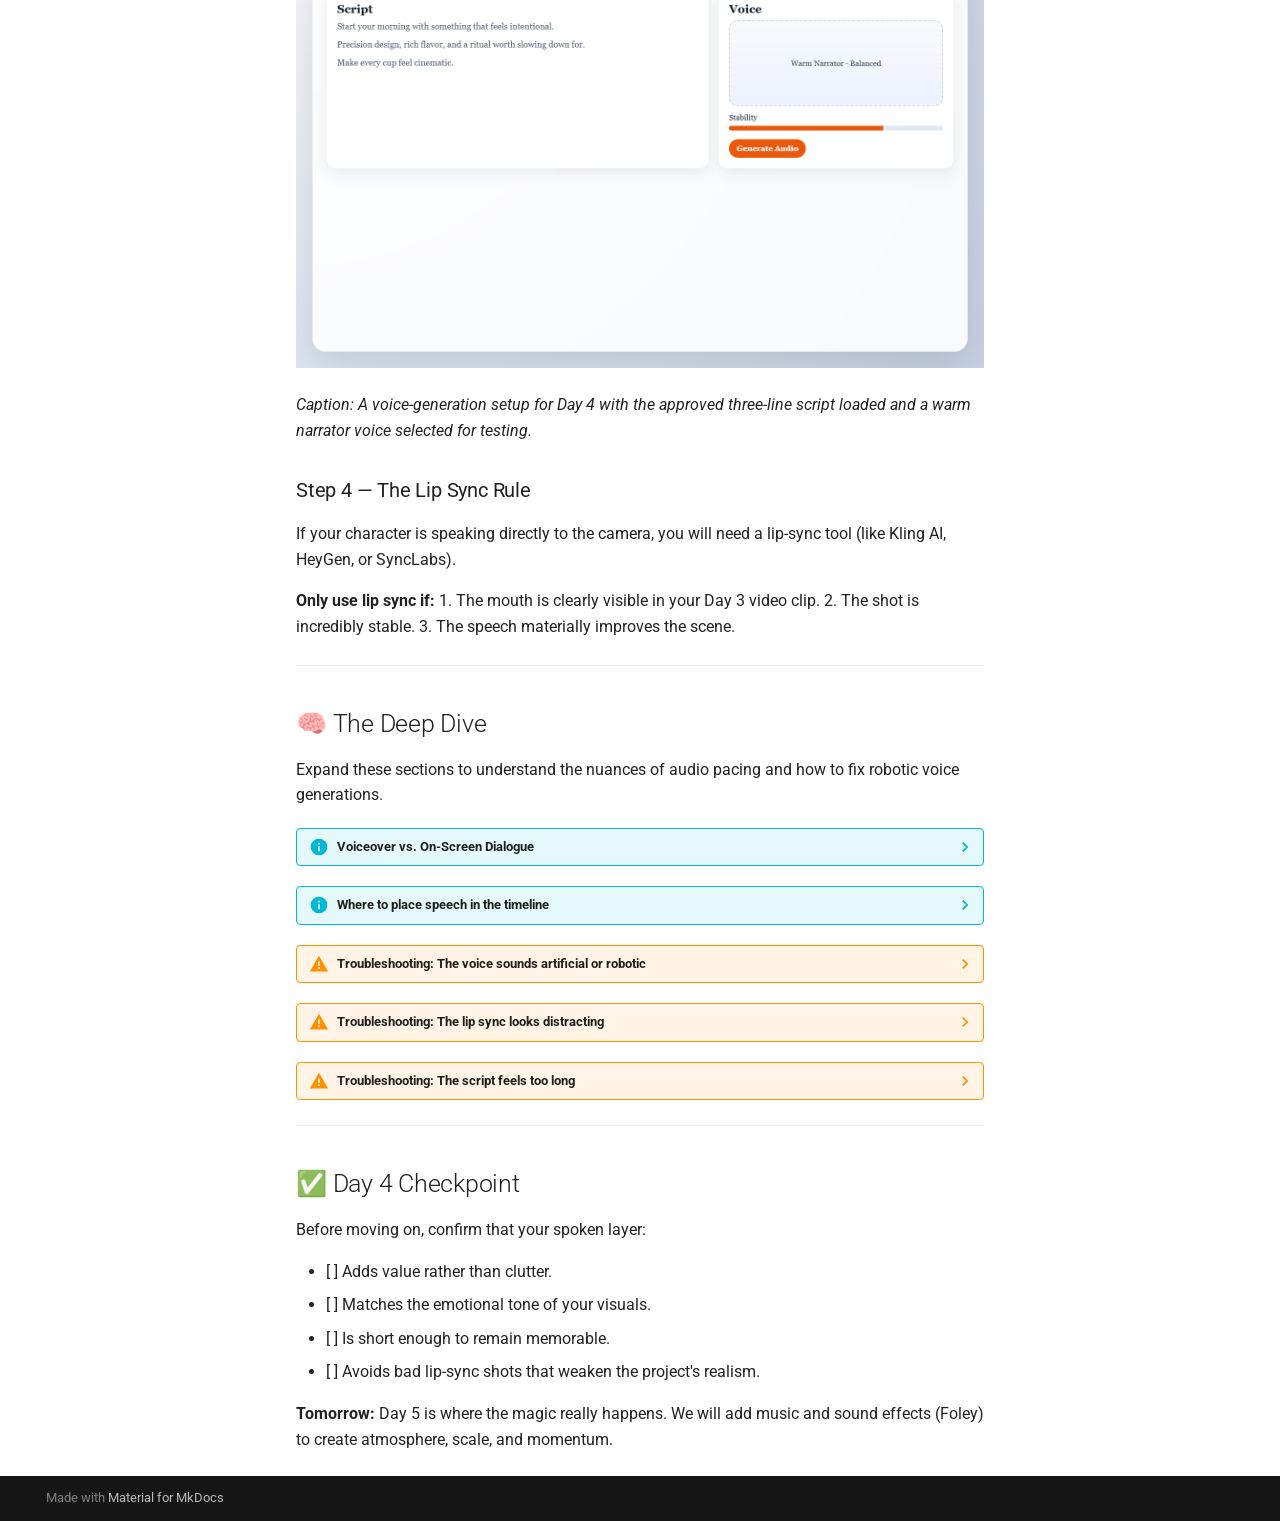
<file: day-4-audio/index.html>
<!doctype html>
<html lang="en" class="no-js">
  <head>
    
      <meta charset="utf-8">
      <meta name="viewport" content="width=device-width,initial-scale=1">
      
        <meta name="description" content="Learn how to add voiceover, dialogue, and lip sync to your AI video.">
      
      
        <meta name="author" content="Course Director">
      
      
      
        <link rel="prev" href="../day-3-video/">
      
      
        <link rel="next" href="../day-5-music/">
      
      
        
      
      
      <link rel="icon" href="../assets/images/favicon.png">
      <meta name="generator" content="mkdocs-1.6.1, mkdocs-material-9.7.6">
    
    
      
        <title>Day 4 - The Spoken Word - AI Director Course</title>
      
    
    
      <link rel="stylesheet" href="../assets/stylesheets/main.484c7ddc.min.css">
      
      


    
    
      
    
    
      
        
        
        <link rel="preconnect" href="https://fonts.gstatic.com" crossorigin>
        <link rel="stylesheet" href="https://fonts.googleapis.com/css?family=Roboto:300,300i,400,400i,700,700i%7CRoboto+Mono:400,400i,700,700i&display=fallback">
        <style>:root{--md-text-font:"Roboto";--md-code-font:"Roboto Mono"}</style>
      
    
    
      <link rel="stylesheet" href="../assets/stylesheets/chat-widget.css">
    
    <script>__md_scope=new URL("..",location),__md_hash=e=>[...e].reduce(((e,_)=>(e<<5)-e+_.charCodeAt(0)),0),__md_get=(e,_=localStorage,t=__md_scope)=>JSON.parse(_.getItem(t.pathname+"."+e)),__md_set=(e,_,t=localStorage,a=__md_scope)=>{try{t.setItem(a.pathname+"."+e,JSON.stringify(_))}catch(e){}}</script>
    
      

    
    
  
  <script>
    window.__AI_DIRECTOR_CHAT_CONFIG__ = {
      apiUrl: "http://127.0.0.1:8001/api/chat",
      launcherLabel: "Ask the course assistant",
      panelTitle: "Course Assistant",
      greeting: "Ask about the current lesson, workflow, or sprint steps."
    };
  </script>

  </head>
  
  
    <body dir="ltr">
  
    
    <input class="md-toggle" data-md-toggle="drawer" type="checkbox" id="__drawer" autocomplete="off">
    <input class="md-toggle" data-md-toggle="search" type="checkbox" id="__search" autocomplete="off">
    <label class="md-overlay" for="__drawer"></label>
    <div data-md-component="skip">
      
        
        <a href="#day-4-the-spoken-word" class="md-skip">
          Skip to content
        </a>
      
    </div>
    <div data-md-component="announce">
      
    </div>
    
    
      

<header class="md-header" data-md-component="header">
  <nav class="md-header__inner md-grid" aria-label="Header">
    <a href=".." title="AI Director Course" class="md-header__button md-logo" aria-label="AI Director Course" data-md-component="logo">
      
  
  <svg xmlns="http://www.w3.org/2000/svg" viewBox="0 0 24 24"><path d="M12 8a3 3 0 0 0 3-3 3 3 0 0 0-3-3 3 3 0 0 0-3 3 3 3 0 0 0 3 3m0 3.54C9.64 9.35 6.5 8 3 8v11c3.5 0 6.64 1.35 9 3.54 2.36-2.19 5.5-3.54 9-3.54V8c-3.5 0-6.64 1.35-9 3.54"/></svg>

    </a>
    <label class="md-header__button md-icon" for="__drawer">
      
      <svg xmlns="http://www.w3.org/2000/svg" viewBox="0 0 24 24"><path d="M3 6h18v2H3zm0 5h18v2H3zm0 5h18v2H3z"/></svg>
    </label>
    <div class="md-header__title" data-md-component="header-title">
      <div class="md-header__ellipsis">
        <div class="md-header__topic">
          <span class="md-ellipsis">
            AI Director Course
          </span>
        </div>
        <div class="md-header__topic" data-md-component="header-topic">
          <span class="md-ellipsis">
            
              Day 4 - The Spoken Word
            
          </span>
        </div>
      </div>
    </div>
    
    
      <script>var palette=__md_get("__palette");if(palette&&palette.color){if("(prefers-color-scheme)"===palette.color.media){var media=matchMedia("(prefers-color-scheme: light)"),input=document.querySelector(media.matches?"[data-md-color-media='(prefers-color-scheme: light)']":"[data-md-color-media='(prefers-color-scheme: dark)']");palette.color.media=input.getAttribute("data-md-color-media"),palette.color.scheme=input.getAttribute("data-md-color-scheme"),palette.color.primary=input.getAttribute("data-md-color-primary"),palette.color.accent=input.getAttribute("data-md-color-accent")}for(var[key,value]of Object.entries(palette.color))document.body.setAttribute("data-md-color-"+key,value)}</script>
    
    
    
      
      
        <label class="md-header__button md-icon" for="__search">
          
          <svg xmlns="http://www.w3.org/2000/svg" viewBox="0 0 24 24"><path d="M9.5 3A6.5 6.5 0 0 1 16 9.5c0 1.61-.59 3.09-1.56 4.23l.27.27h.79l5 5-1.5 1.5-5-5v-.79l-.27-.27A6.52 6.52 0 0 1 9.5 16 6.5 6.5 0 0 1 3 9.5 6.5 6.5 0 0 1 9.5 3m0 2C7 5 5 7 5 9.5S7 14 9.5 14 14 12 14 9.5 12 5 9.5 5"/></svg>
        </label>
        <div class="md-search" data-md-component="search" role="dialog">
  <label class="md-search__overlay" for="__search"></label>
  <div class="md-search__inner" role="search">
    <form class="md-search__form" name="search">
      <input type="text" class="md-search__input" name="query" aria-label="Search" placeholder="Search" autocapitalize="off" autocorrect="off" autocomplete="off" spellcheck="false" data-md-component="search-query" required>
      <label class="md-search__icon md-icon" for="__search">
        
        <svg xmlns="http://www.w3.org/2000/svg" viewBox="0 0 24 24"><path d="M9.5 3A6.5 6.5 0 0 1 16 9.5c0 1.61-.59 3.09-1.56 4.23l.27.27h.79l5 5-1.5 1.5-5-5v-.79l-.27-.27A6.52 6.52 0 0 1 9.5 16 6.5 6.5 0 0 1 3 9.5 6.5 6.5 0 0 1 9.5 3m0 2C7 5 5 7 5 9.5S7 14 9.5 14 14 12 14 9.5 12 5 9.5 5"/></svg>
        
        <svg xmlns="http://www.w3.org/2000/svg" viewBox="0 0 24 24"><path d="M20 11v2H8l5.5 5.5-1.42 1.42L4.16 12l7.92-7.92L13.5 5.5 8 11z"/></svg>
      </label>
      <nav class="md-search__options" aria-label="Search">
        
        <button type="reset" class="md-search__icon md-icon" title="Clear" aria-label="Clear" tabindex="-1">
          
          <svg xmlns="http://www.w3.org/2000/svg" viewBox="0 0 24 24"><path d="M19 6.41 17.59 5 12 10.59 6.41 5 5 6.41 10.59 12 5 17.59 6.41 19 12 13.41 17.59 19 19 17.59 13.41 12z"/></svg>
        </button>
      </nav>
      
    </form>
    <div class="md-search__output">
      <div class="md-search__scrollwrap" tabindex="0" data-md-scrollfix>
        <div class="md-search-result" data-md-component="search-result">
          <div class="md-search-result__meta">
            Initializing search
          </div>
          <ol class="md-search-result__list" role="presentation"></ol>
        </div>
      </div>
    </div>
  </div>
</div>
      
    
    
  </nav>
  
</header>
    
    <div class="md-container" data-md-component="container">
      
      
        
          
            
<nav class="md-tabs" aria-label="Tabs" data-md-component="tabs">
  <div class="md-grid">
    <ul class="md-tabs__list">
      
        
  
  
  
  
    <li class="md-tabs__item">
      <a href=".." class="md-tabs__link">
        
  
  
    
  
  Welcome

      </a>
    </li>
  

      
        
  
  
  
  
    <li class="md-tabs__item">
      <a href="../tool-vault/" class="md-tabs__link">
        
  
  
    
  
  Tool Vault

      </a>
    </li>
  

      
        
  
  
  
    
  
  
    
    
      <li class="md-tabs__item md-tabs__item--active">
        <a href="../day-1-storyboard/" class="md-tabs__link">
          
  
  
  The 7-Day Sprint

        </a>
      </li>
    
  

      
    </ul>
  </div>
</nav>
          
        
      
      <main class="md-main" data-md-component="main">
        <div class="md-main__inner md-grid">
          
            
              
              <div class="md-sidebar md-sidebar--primary" data-md-component="sidebar" data-md-type="navigation" >
                <div class="md-sidebar__scrollwrap">
                  <div class="md-sidebar__inner">
                    


  


<nav class="md-nav md-nav--primary md-nav--lifted" aria-label="Navigation" data-md-level="0">
  <label class="md-nav__title" for="__drawer">
    <a href=".." title="AI Director Course" class="md-nav__button md-logo" aria-label="AI Director Course" data-md-component="logo">
      
  
  <svg xmlns="http://www.w3.org/2000/svg" viewBox="0 0 24 24"><path d="M12 8a3 3 0 0 0 3-3 3 3 0 0 0-3-3 3 3 0 0 0-3 3 3 3 0 0 0 3 3m0 3.54C9.64 9.35 6.5 8 3 8v11c3.5 0 6.64 1.35 9 3.54 2.36-2.19 5.5-3.54 9-3.54V8c-3.5 0-6.64 1.35-9 3.54"/></svg>

    </a>
    AI Director Course
  </label>
  
  <ul class="md-nav__list" data-md-scrollfix>
    
      
      
  
  
  
  
    <li class="md-nav__item">
      <a href=".." class="md-nav__link">
        
  
  
  <span class="md-ellipsis">
    
  
    Welcome
  

    
  </span>
  
  

      </a>
    </li>
  

    
      
      
  
  
  
  
    <li class="md-nav__item">
      <a href="../tool-vault/" class="md-nav__link">
        
  
  
  <span class="md-ellipsis">
    
  
    Tool Vault
  

    
  </span>
  
  

      </a>
    </li>
  

    
      
      
  
  
    
  
  
  
    
    
    
    
      
        
        
      
      
        
      
    
    
    <li class="md-nav__item md-nav__item--active md-nav__item--section md-nav__item--nested">
      
        
        
        <input class="md-nav__toggle md-toggle " type="checkbox" id="__nav_3" checked>
        
          
          <label class="md-nav__link" for="__nav_3" id="__nav_3_label" tabindex="">
            
  
  
  <span class="md-ellipsis">
    
  
    The 7-Day Sprint
  

    
  </span>
  
  

            <span class="md-nav__icon md-icon"></span>
          </label>
        
        <nav class="md-nav" data-md-level="1" aria-labelledby="__nav_3_label" aria-expanded="true">
          <label class="md-nav__title" for="__nav_3">
            <span class="md-nav__icon md-icon"></span>
            
  
    The 7-Day Sprint
  

          </label>
          <ul class="md-nav__list" data-md-scrollfix>
            
              
                
  
  
  
  
    <li class="md-nav__item">
      <a href="../day-1-storyboard/" class="md-nav__link">
        
  
  
  <span class="md-ellipsis">
    
  
    Day 1 - The Director's Blueprint
  

    
  </span>
  
  

      </a>
    </li>
  

              
            
              
                
  
  
  
  
    <li class="md-nav__item">
      <a href="../day-2-images/" class="md-nav__link">
        
  
  
  <span class="md-ellipsis">
    
  
    Day 2 - Mastering the Frame
  

    
  </span>
  
  

      </a>
    </li>
  

              
            
              
                
  
  
  
  
    <li class="md-nav__item">
      <a href="../day-3-video/" class="md-nav__link">
        
  
  
  <span class="md-ellipsis">
    
  
    Day 3 - Breathing Life
  

    
  </span>
  
  

      </a>
    </li>
  

              
            
              
                
  
  
    
  
  
  
    <li class="md-nav__item md-nav__item--active">
      
      <input class="md-nav__toggle md-toggle" type="checkbox" id="__toc">
      
      
        
      
      
        <label class="md-nav__link md-nav__link--active" for="__toc">
          
  
  
  <span class="md-ellipsis">
    
  
    Day 4 - The Spoken Word
  

    
  </span>
  
  

          <span class="md-nav__icon md-icon"></span>
        </label>
      
      <a href="./" class="md-nav__link md-nav__link--active">
        
  
  
  <span class="md-ellipsis">
    
  
    Day 4 - The Spoken Word
  

    
  </span>
  
  

      </a>
      
        

<nav class="md-nav md-nav--secondary" aria-label="Table of contents">
  
  
  
    
  
  
    <label class="md-nav__title" for="__toc">
      <span class="md-nav__icon md-icon"></span>
      Table of contents
    </label>
    <ul class="md-nav__list" data-md-component="toc" data-md-scrollfix>
      
        <li class="md-nav__item">
  <a href="#what-you-need-before-you-start" class="md-nav__link">
    <span class="md-ellipsis">
      
        What You Need Before You Start
      
    </span>
  </a>
  
</li>
      
        <li class="md-nav__item">
  <a href="#the-fast-track" class="md-nav__link">
    <span class="md-ellipsis">
      
        🏃‍♂️ The Fast Track
      
    </span>
  </a>
  
    <nav class="md-nav" aria-label="🏃‍♂️ The Fast Track">
      <ul class="md-nav__list">
        
          <li class="md-nav__item">
  <a href="#step-1-the-speech-test" class="md-nav__link">
    <span class="md-ellipsis">
      
        Step 1 — The "Speech Test"
      
    </span>
  </a>
  
</li>
        
          <li class="md-nav__item">
  <a href="#step-2-the-3-line-script-formula" class="md-nav__link">
    <span class="md-ellipsis">
      
        Step 2 — The 3-Line Script Formula
      
    </span>
  </a>
  
</li>
        
          <li class="md-nav__item">
  <a href="#step-3-generate-select" class="md-nav__link">
    <span class="md-ellipsis">
      
        Step 3 — Generate &amp; Select
      
    </span>
  </a>
  
</li>
        
          <li class="md-nav__item">
  <a href="#step-4-the-lip-sync-rule" class="md-nav__link">
    <span class="md-ellipsis">
      
        Step 4 — The Lip Sync Rule
      
    </span>
  </a>
  
</li>
        
      </ul>
    </nav>
  
</li>
      
        <li class="md-nav__item">
  <a href="#the-deep-dive" class="md-nav__link">
    <span class="md-ellipsis">
      
        🧠 The Deep Dive
      
    </span>
  </a>
  
</li>
      
        <li class="md-nav__item">
  <a href="#day-4-checkpoint" class="md-nav__link">
    <span class="md-ellipsis">
      
        ✅ Day 4 Checkpoint
      
    </span>
  </a>
  
</li>
      
    </ul>
  
</nav>
      
    </li>
  

              
            
              
                
  
  
  
  
    <li class="md-nav__item">
      <a href="../day-5-music/" class="md-nav__link">
        
  
  
  <span class="md-ellipsis">
    
  
    Day 5 - The Atmosphere
  

    
  </span>
  
  

      </a>
    </li>
  

              
            
              
                
  
  
  
  
    <li class="md-nav__item">
      <a href="../day-6-editing/" class="md-nav__link">
        
  
  
  <span class="md-ellipsis">
    
  
    Day 6 - The Assembly Line
  

    
  </span>
  
  

      </a>
    </li>
  

              
            
              
                
  
  
  
  
    <li class="md-nav__item">
      <a href="../day-7-final/" class="md-nav__link">
        
  
  
  <span class="md-ellipsis">
    
  
    Day 7 - The Premiere
  

    
  </span>
  
  

      </a>
    </li>
  

              
            
          </ul>
        </nav>
      
    </li>
  

    
  </ul>
</nav>
                  </div>
                </div>
              </div>
            
            
              
              <div class="md-sidebar md-sidebar--secondary" data-md-component="sidebar" data-md-type="toc" >
                <div class="md-sidebar__scrollwrap">
                  <div class="md-sidebar__inner">
                    

<nav class="md-nav md-nav--secondary" aria-label="Table of contents">
  
  
  
    
  
  
    <label class="md-nav__title" for="__toc">
      <span class="md-nav__icon md-icon"></span>
      Table of contents
    </label>
    <ul class="md-nav__list" data-md-component="toc" data-md-scrollfix>
      
        <li class="md-nav__item">
  <a href="#what-you-need-before-you-start" class="md-nav__link">
    <span class="md-ellipsis">
      
        What You Need Before You Start
      
    </span>
  </a>
  
</li>
      
        <li class="md-nav__item">
  <a href="#the-fast-track" class="md-nav__link">
    <span class="md-ellipsis">
      
        🏃‍♂️ The Fast Track
      
    </span>
  </a>
  
    <nav class="md-nav" aria-label="🏃‍♂️ The Fast Track">
      <ul class="md-nav__list">
        
          <li class="md-nav__item">
  <a href="#step-1-the-speech-test" class="md-nav__link">
    <span class="md-ellipsis">
      
        Step 1 — The "Speech Test"
      
    </span>
  </a>
  
</li>
        
          <li class="md-nav__item">
  <a href="#step-2-the-3-line-script-formula" class="md-nav__link">
    <span class="md-ellipsis">
      
        Step 2 — The 3-Line Script Formula
      
    </span>
  </a>
  
</li>
        
          <li class="md-nav__item">
  <a href="#step-3-generate-select" class="md-nav__link">
    <span class="md-ellipsis">
      
        Step 3 — Generate &amp; Select
      
    </span>
  </a>
  
</li>
        
          <li class="md-nav__item">
  <a href="#step-4-the-lip-sync-rule" class="md-nav__link">
    <span class="md-ellipsis">
      
        Step 4 — The Lip Sync Rule
      
    </span>
  </a>
  
</li>
        
      </ul>
    </nav>
  
</li>
      
        <li class="md-nav__item">
  <a href="#the-deep-dive" class="md-nav__link">
    <span class="md-ellipsis">
      
        🧠 The Deep Dive
      
    </span>
  </a>
  
</li>
      
        <li class="md-nav__item">
  <a href="#day-4-checkpoint" class="md-nav__link">
    <span class="md-ellipsis">
      
        ✅ Day 4 Checkpoint
      
    </span>
  </a>
  
</li>
      
    </ul>
  
</nav>
                  </div>
                </div>
              </div>
            
          
          
            <div class="md-content" data-md-component="content">
              
              <article class="md-content__inner md-typeset">
                
                  



<details class="abstract">
<summary>Meta: Page Purpose &amp; Maintenance (For Agents &amp; Instructors)</summary>
<p><strong>Purpose:</strong> This page teaches Day 4 of the AI Director Course: voice, dialogue, and lip sync. It exists to help learners add spoken content only when it improves clarity, persuasion, or emotional impact. AI agents should keep this page aligned with the broader principle that audio should support the visuals rather than overcomplicate them.</p>
<p><strong>Maintenance Instructions:</strong> Update this page when voice-generation options, lip-sync guidance, or dialogue-writing standards evolve. Keep the guidance short enough for execution and clear enough for troubleshooting.</p>
</details>
<h1 id="day-4-the-spoken-word">Day 4: The Spoken Word</h1>
<div class="admonition success">
<p class="admonition-title">Today's Mission</p>
<p>Generate a clean voice track and sync it to your visuals <em>only</em> if dialogue or narration improves the piece. By the end of today, you will have a short, approved script and a final voiceover file ready for editing.</p>
</div>
<h2 id="what-you-need-before-you-start">What You Need Before You Start</h2>
<ul>
<li><strong>Your Approved Clips:</strong> The video clips you generated on Day 3.</li>
<li><strong>A Decision:</strong> Are you using Voiceover (off-screen speaking), Dialogue (on-screen lip sync), or no voice at all?</li>
<li><strong>Your Primary Audio Generator:</strong> (e.g., ElevenLabs for voice generation).</li>
</ul>
<hr />
<h2 id="the-fast-track">🏃‍♂️ The Fast Track</h2>
<p>If you are ready to give your video a voice, follow these steps to write and generate your audio track.</p>
<h3 id="step-1-the-speech-test">Step 1 — The "Speech Test"</h3>
<p>Before you write a single word, ask yourself: <em>Would this video become clearer, more persuasive, or more emotional with a voice track?</em> If the answer is no, skip speech and move straight to Day 5 with confidence! Silence (with good music) is often more premium than unnecessary talking.</p>
<h3 id="step-2-the-3-line-script-formula">Step 2 — The 3-Line Script Formula</h3>
<p>If one sentence can do the job, do not write three. Write your script one line at a time, aiming for clarity over cleverness.</p>
<div class="admonition tip">
<p class="admonition-title">The Script Template</p>
<ul>
<li><strong>Line 1 (The Hook):</strong> An emotional setup or question.</li>
<li><strong>Line 2 (The Core Message):</strong> The benefit, transformation, or key information.</li>
<li><strong>Line 3 (The Closing):</strong> A call to action or final lingering thought.</li>
</ul>
</div>
<p><strong>Example Script (The Espresso Ad):</strong> &gt; <em>Start your morning with something that feels intentional.</em> (Hook)</p>
<blockquote>
<p><em>Precision design, rich flavor, and a ritual worth slowing down for.</em> (Core Message)
<em>Make every cup feel cinematic.</em> (Closing)</p>
</blockquote>
<h3 id="step-3-generate-select">Step 3 — Generate &amp; Select</h3>
<p>Take your script to your voice generator (like ElevenLabs). Test variations in pace, warmth, and authority. Generate several readings. Choose the take that sounds the most natural and leaves enough pauses for music to breathe later.</p>
<p><img alt="Mock Day 4 voice generation interface showing a three-line script, voice selector, and audio generation controls." src="../assets/images/day4-voice-generation.png" /></p>
<p><em>Caption: A voice-generation setup for Day 4 with the approved three-line script loaded and a warm narrator voice selected for testing.</em></p>
<h3 id="step-4-the-lip-sync-rule">Step 4 — The Lip Sync Rule</h3>
<p>If your character is speaking directly to the camera, you will need a lip-sync tool (like Kling AI, HeyGen, or SyncLabs). </p>
<p><strong>Only use lip sync if:</strong>
1. The mouth is clearly visible in your Day 3 video clip.
2. The shot is incredibly stable.
3. The speech materially improves the scene.</p>
<hr />
<h2 id="the-deep-dive">🧠 The Deep Dive</h2>
<p>Expand these sections to understand the nuances of audio pacing and how to fix robotic voice generations.</p>
<details class="info">
<summary>Voiceover vs. On-Screen Dialogue</summary>
<ul>
<li><strong>Voiceover (Narration):</strong> Extremely safe and easy to control. You generate an audio file and lay it over your visuals. It usually feels highly cinematic and professional.</li>
<li><strong>On-Screen Dialogue (Lip Sync):</strong> High risk. The AI lip sync and facial fidelity must hold up perfectly. If the lip sync is off by even a fraction of a second, the viewer will instantly feel the "uncanny valley" effect, ruining the illusion of your video. If you are unsure, choose voiceover.</li>
</ul>
</details>
<details class="info">
<summary>Where to place speech in the timeline</summary>
<p>Do not force words over every single scene. The strongest placement for voiceover is often:
* Right after the opening visual hook.
* During the clearest explanatory shot.
* Right before the final payoff or call to action.
Give your audience time to actually <em>look</em> at your beautiful visuals without someone talking in their ear the whole time.</p>
</details>
<details class="warning">
<summary>Troubleshooting: The voice sounds artificial or robotic</summary>
<p>Try a simpler script, slower pacing, or a more neutral-sounding voice model. Overwritten, overly dramatic copy often sounds much more robotic than plain, conversational language. You can also try adding punctuation (like ellipses <code>...</code> or em dashes <code>—</code>) to force the AI to take natural breaths.</p>
</details>
<details class="warning">
<summary>Troubleshooting: The lip sync looks distracting</summary>
<p>Ditch it and use voiceover instead. Do not keep visible lip sync in your video just because it was technically possible to make. If it looks weird, the audience will click away.</p>
</details>
<details class="warning">
<summary>Troubleshooting: The script feels too long</summary>
<p>Cut every sentence that simply repeats what the visuals are already showing. If the screen shows a shiny coffee machine, you don't need the voiceover to say "Look at this shiny coffee machine."</p>
</details>
<hr />
<h2 id="day-4-checkpoint">✅ Day 4 Checkpoint</h2>
<p>Before moving on, confirm that your spoken layer:</p>
<ul>
<li>[ ] Adds value rather than clutter.</li>
<li>[ ] Matches the emotional tone of your visuals.</li>
<li>[ ] Is short enough to remain memorable.</li>
<li>[ ] Avoids bad lip-sync shots that weaken the project's realism.</li>
</ul>
<p><strong>Tomorrow:</strong> Day 5 is where the magic really happens. We will add music and sound effects (Foley) to create atmosphere, scale, and momentum.</p>







  
  






                
              </article>
            </div>
          
          
<script>var target=document.getElementById(location.hash.slice(1));target&&target.name&&(target.checked=target.name.startsWith("__tabbed_"))</script>
        </div>
        
      </main>
      
        <footer class="md-footer">
  
  <div class="md-footer-meta md-typeset">
    <div class="md-footer-meta__inner md-grid">
      <div class="md-copyright">
  
  
    Made with
    <a href="https://squidfunk.github.io/mkdocs-material/" target="_blank" rel="noopener">
      Material for MkDocs
    </a>
  
</div>
      
    </div>
  </div>
</footer>
      
    </div>
    <div class="md-dialog" data-md-component="dialog">
      <div class="md-dialog__inner md-typeset"></div>
    </div>
    
    
    
      
      
      <script id="__config" type="application/json">{"annotate": null, "base": "..", "features": ["navigation.tabs", "navigation.sections", "navigation.instant", "content.code.copy", "toc.follow"], "search": "../assets/javascripts/workers/search.2c215733.min.js", "tags": null, "translations": {"clipboard.copied": "Copied to clipboard", "clipboard.copy": "Copy to clipboard", "search.result.more.one": "1 more on this page", "search.result.more.other": "# more on this page", "search.result.none": "No matching documents", "search.result.one": "1 matching document", "search.result.other": "# matching documents", "search.result.placeholder": "Type to start searching", "search.result.term.missing": "Missing", "select.version": "Select version"}, "version": null}</script>
    
    
      <script src="../assets/javascripts/bundle.79ae519e.min.js"></script>
      
        <script src="../assets/javascripts/chat-widget.js"></script>
      
    
  </body>
</html>
</file>
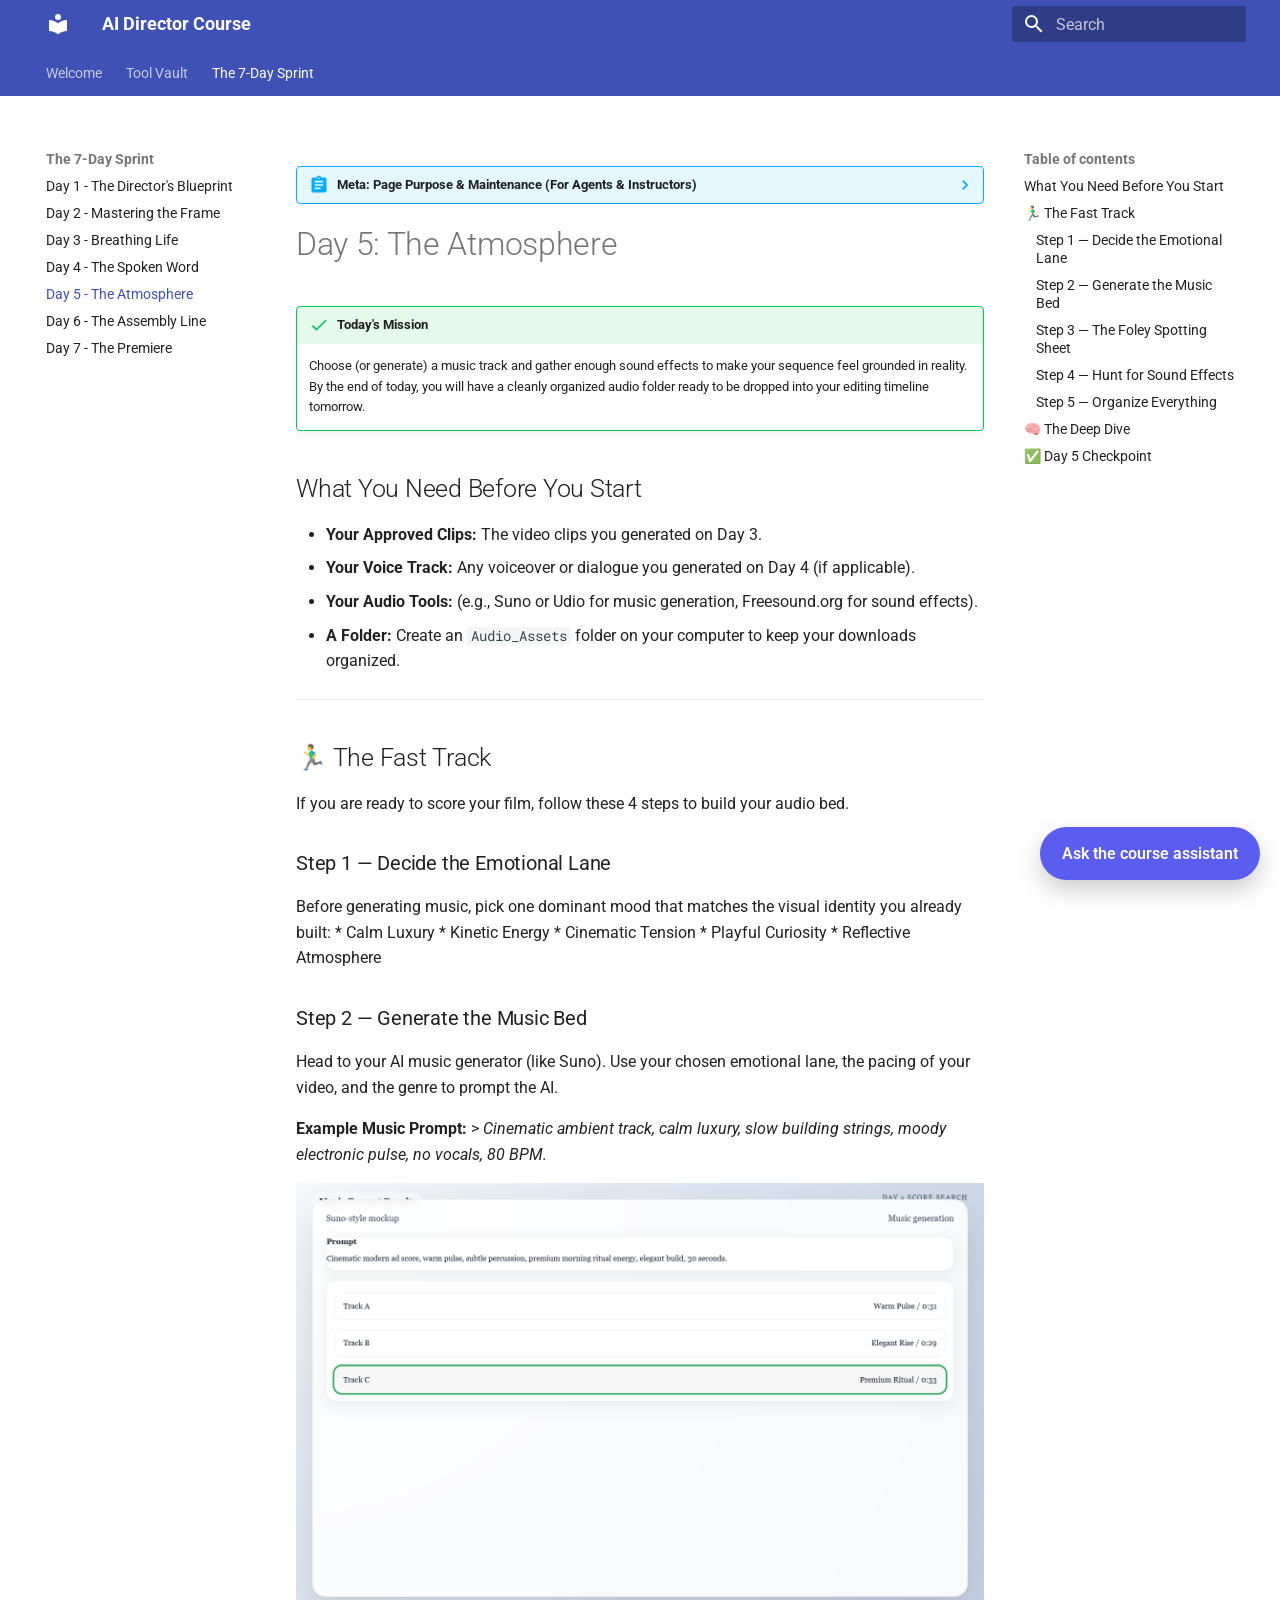
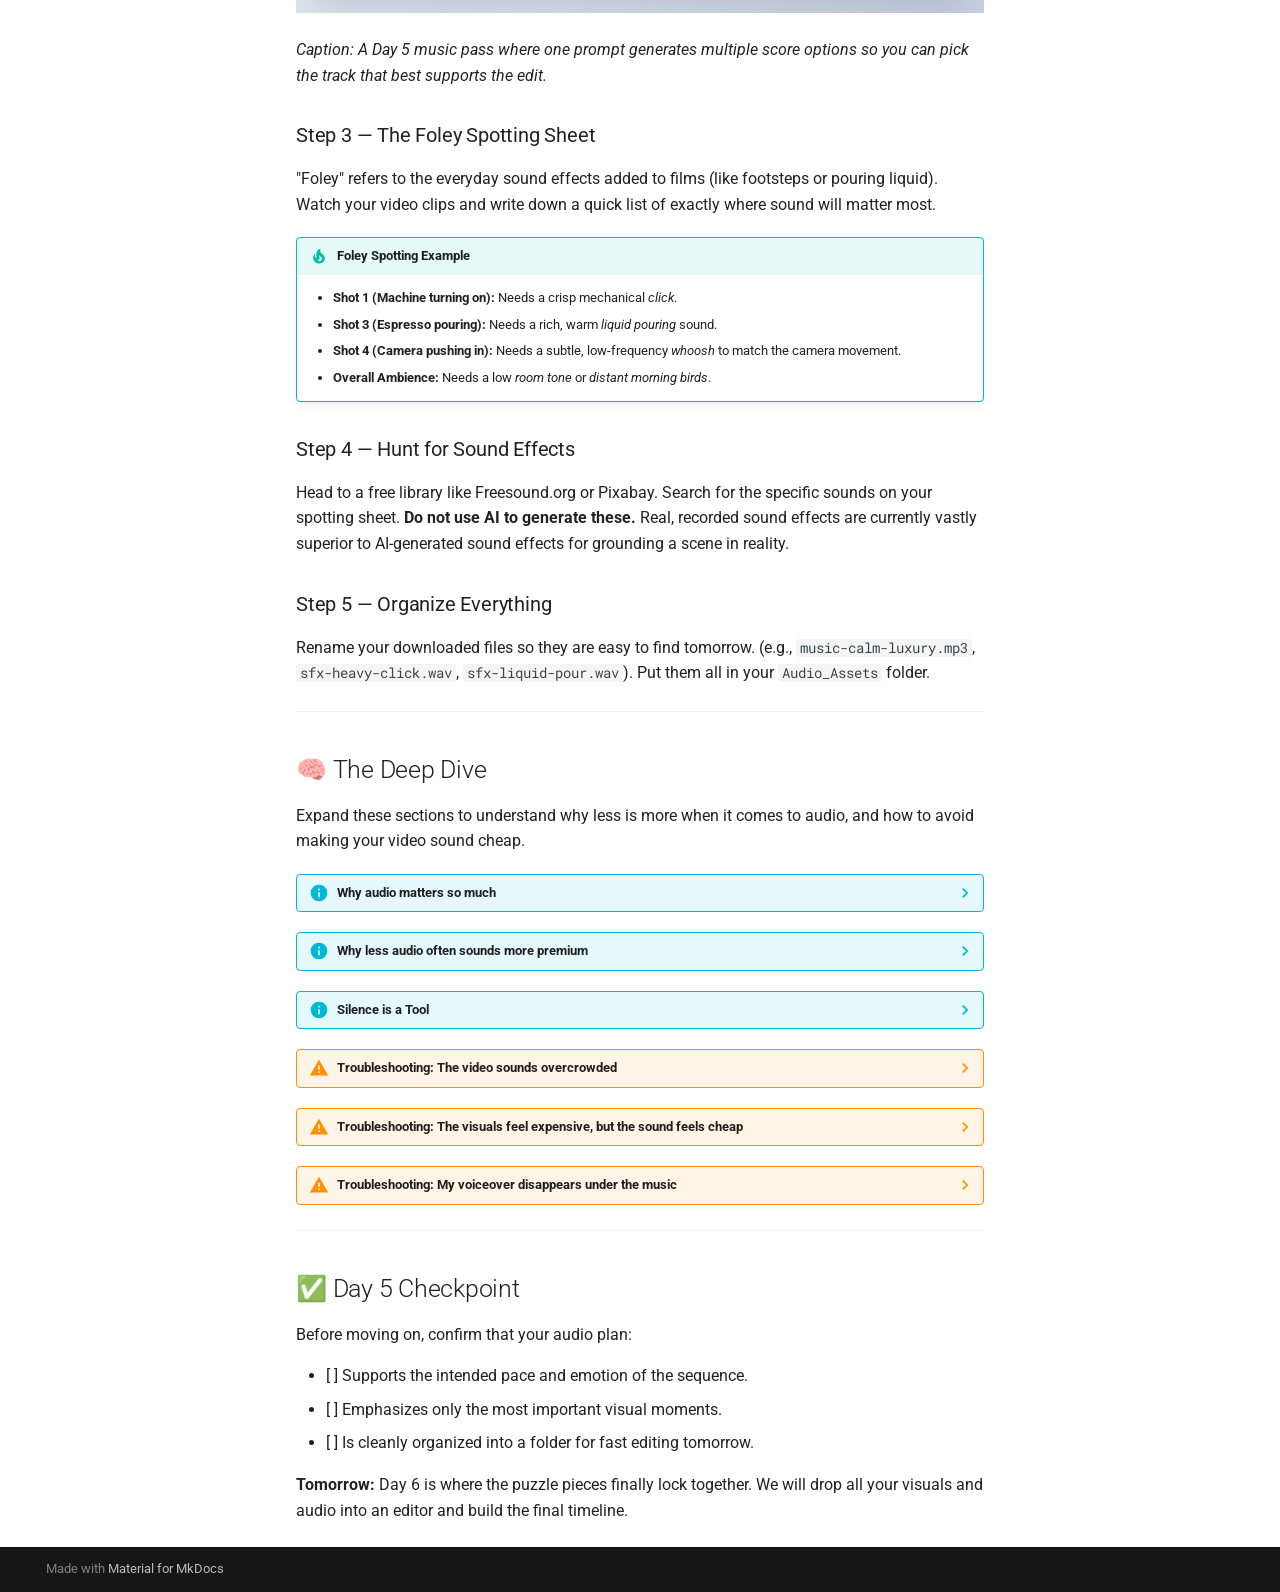
<file: day-5-music/index.html>
<!doctype html>
<html lang="en" class="no-js">
  <head>
    
      <meta charset="utf-8">
      <meta name="viewport" content="width=device-width,initial-scale=1">
      
        <meta name="description" content="Learn how to use music, ambience, and sound effects to make your AI video feel grounded and cinematic.">
      
      
        <meta name="author" content="Course Director">
      
      
      
        <link rel="prev" href="../day-4-audio/">
      
      
        <link rel="next" href="../day-6-editing/">
      
      
        
      
      
      <link rel="icon" href="../assets/images/favicon.png">
      <meta name="generator" content="mkdocs-1.6.1, mkdocs-material-9.7.6">
    
    
      
        <title>Day 5 - The Atmosphere - AI Director Course</title>
      
    
    
      <link rel="stylesheet" href="../assets/stylesheets/main.484c7ddc.min.css">
      
      


    
    
      
    
    
      
        
        
        <link rel="preconnect" href="https://fonts.gstatic.com" crossorigin>
        <link rel="stylesheet" href="https://fonts.googleapis.com/css?family=Roboto:300,300i,400,400i,700,700i%7CRoboto+Mono:400,400i,700,700i&display=fallback">
        <style>:root{--md-text-font:"Roboto";--md-code-font:"Roboto Mono"}</style>
      
    
    
      <link rel="stylesheet" href="../assets/stylesheets/chat-widget.css">
    
    <script>__md_scope=new URL("..",location),__md_hash=e=>[...e].reduce(((e,_)=>(e<<5)-e+_.charCodeAt(0)),0),__md_get=(e,_=localStorage,t=__md_scope)=>JSON.parse(_.getItem(t.pathname+"."+e)),__md_set=(e,_,t=localStorage,a=__md_scope)=>{try{t.setItem(a.pathname+"."+e,JSON.stringify(_))}catch(e){}}</script>
    
      

    
    
  
  <script>
    window.__AI_DIRECTOR_CHAT_CONFIG__ = {
      apiUrl: "http://127.0.0.1:8001/api/chat",
      launcherLabel: "Ask the course assistant",
      panelTitle: "Course Assistant",
      greeting: "Ask about the current lesson, workflow, or sprint steps."
    };
  </script>

  </head>
  
  
    <body dir="ltr">
  
    
    <input class="md-toggle" data-md-toggle="drawer" type="checkbox" id="__drawer" autocomplete="off">
    <input class="md-toggle" data-md-toggle="search" type="checkbox" id="__search" autocomplete="off">
    <label class="md-overlay" for="__drawer"></label>
    <div data-md-component="skip">
      
        
        <a href="#day-5-the-atmosphere" class="md-skip">
          Skip to content
        </a>
      
    </div>
    <div data-md-component="announce">
      
    </div>
    
    
      

<header class="md-header" data-md-component="header">
  <nav class="md-header__inner md-grid" aria-label="Header">
    <a href=".." title="AI Director Course" class="md-header__button md-logo" aria-label="AI Director Course" data-md-component="logo">
      
  
  <svg xmlns="http://www.w3.org/2000/svg" viewBox="0 0 24 24"><path d="M12 8a3 3 0 0 0 3-3 3 3 0 0 0-3-3 3 3 0 0 0-3 3 3 3 0 0 0 3 3m0 3.54C9.64 9.35 6.5 8 3 8v11c3.5 0 6.64 1.35 9 3.54 2.36-2.19 5.5-3.54 9-3.54V8c-3.5 0-6.64 1.35-9 3.54"/></svg>

    </a>
    <label class="md-header__button md-icon" for="__drawer">
      
      <svg xmlns="http://www.w3.org/2000/svg" viewBox="0 0 24 24"><path d="M3 6h18v2H3zm0 5h18v2H3zm0 5h18v2H3z"/></svg>
    </label>
    <div class="md-header__title" data-md-component="header-title">
      <div class="md-header__ellipsis">
        <div class="md-header__topic">
          <span class="md-ellipsis">
            AI Director Course
          </span>
        </div>
        <div class="md-header__topic" data-md-component="header-topic">
          <span class="md-ellipsis">
            
              Day 5 - The Atmosphere
            
          </span>
        </div>
      </div>
    </div>
    
    
      <script>var palette=__md_get("__palette");if(palette&&palette.color){if("(prefers-color-scheme)"===palette.color.media){var media=matchMedia("(prefers-color-scheme: light)"),input=document.querySelector(media.matches?"[data-md-color-media='(prefers-color-scheme: light)']":"[data-md-color-media='(prefers-color-scheme: dark)']");palette.color.media=input.getAttribute("data-md-color-media"),palette.color.scheme=input.getAttribute("data-md-color-scheme"),palette.color.primary=input.getAttribute("data-md-color-primary"),palette.color.accent=input.getAttribute("data-md-color-accent")}for(var[key,value]of Object.entries(palette.color))document.body.setAttribute("data-md-color-"+key,value)}</script>
    
    
    
      
      
        <label class="md-header__button md-icon" for="__search">
          
          <svg xmlns="http://www.w3.org/2000/svg" viewBox="0 0 24 24"><path d="M9.5 3A6.5 6.5 0 0 1 16 9.5c0 1.61-.59 3.09-1.56 4.23l.27.27h.79l5 5-1.5 1.5-5-5v-.79l-.27-.27A6.52 6.52 0 0 1 9.5 16 6.5 6.5 0 0 1 3 9.5 6.5 6.5 0 0 1 9.5 3m0 2C7 5 5 7 5 9.5S7 14 9.5 14 14 12 14 9.5 12 5 9.5 5"/></svg>
        </label>
        <div class="md-search" data-md-component="search" role="dialog">
  <label class="md-search__overlay" for="__search"></label>
  <div class="md-search__inner" role="search">
    <form class="md-search__form" name="search">
      <input type="text" class="md-search__input" name="query" aria-label="Search" placeholder="Search" autocapitalize="off" autocorrect="off" autocomplete="off" spellcheck="false" data-md-component="search-query" required>
      <label class="md-search__icon md-icon" for="__search">
        
        <svg xmlns="http://www.w3.org/2000/svg" viewBox="0 0 24 24"><path d="M9.5 3A6.5 6.5 0 0 1 16 9.5c0 1.61-.59 3.09-1.56 4.23l.27.27h.79l5 5-1.5 1.5-5-5v-.79l-.27-.27A6.52 6.52 0 0 1 9.5 16 6.5 6.5 0 0 1 3 9.5 6.5 6.5 0 0 1 9.5 3m0 2C7 5 5 7 5 9.5S7 14 9.5 14 14 12 14 9.5 12 5 9.5 5"/></svg>
        
        <svg xmlns="http://www.w3.org/2000/svg" viewBox="0 0 24 24"><path d="M20 11v2H8l5.5 5.5-1.42 1.42L4.16 12l7.92-7.92L13.5 5.5 8 11z"/></svg>
      </label>
      <nav class="md-search__options" aria-label="Search">
        
        <button type="reset" class="md-search__icon md-icon" title="Clear" aria-label="Clear" tabindex="-1">
          
          <svg xmlns="http://www.w3.org/2000/svg" viewBox="0 0 24 24"><path d="M19 6.41 17.59 5 12 10.59 6.41 5 5 6.41 10.59 12 5 17.59 6.41 19 12 13.41 17.59 19 19 17.59 13.41 12z"/></svg>
        </button>
      </nav>
      
    </form>
    <div class="md-search__output">
      <div class="md-search__scrollwrap" tabindex="0" data-md-scrollfix>
        <div class="md-search-result" data-md-component="search-result">
          <div class="md-search-result__meta">
            Initializing search
          </div>
          <ol class="md-search-result__list" role="presentation"></ol>
        </div>
      </div>
    </div>
  </div>
</div>
      
    
    
  </nav>
  
</header>
    
    <div class="md-container" data-md-component="container">
      
      
        
          
            
<nav class="md-tabs" aria-label="Tabs" data-md-component="tabs">
  <div class="md-grid">
    <ul class="md-tabs__list">
      
        
  
  
  
  
    <li class="md-tabs__item">
      <a href=".." class="md-tabs__link">
        
  
  
    
  
  Welcome

      </a>
    </li>
  

      
        
  
  
  
  
    <li class="md-tabs__item">
      <a href="../tool-vault/" class="md-tabs__link">
        
  
  
    
  
  Tool Vault

      </a>
    </li>
  

      
        
  
  
  
    
  
  
    
    
      <li class="md-tabs__item md-tabs__item--active">
        <a href="../day-1-storyboard/" class="md-tabs__link">
          
  
  
  The 7-Day Sprint

        </a>
      </li>
    
  

      
    </ul>
  </div>
</nav>
          
        
      
      <main class="md-main" data-md-component="main">
        <div class="md-main__inner md-grid">
          
            
              
              <div class="md-sidebar md-sidebar--primary" data-md-component="sidebar" data-md-type="navigation" >
                <div class="md-sidebar__scrollwrap">
                  <div class="md-sidebar__inner">
                    


  


<nav class="md-nav md-nav--primary md-nav--lifted" aria-label="Navigation" data-md-level="0">
  <label class="md-nav__title" for="__drawer">
    <a href=".." title="AI Director Course" class="md-nav__button md-logo" aria-label="AI Director Course" data-md-component="logo">
      
  
  <svg xmlns="http://www.w3.org/2000/svg" viewBox="0 0 24 24"><path d="M12 8a3 3 0 0 0 3-3 3 3 0 0 0-3-3 3 3 0 0 0-3 3 3 3 0 0 0 3 3m0 3.54C9.64 9.35 6.5 8 3 8v11c3.5 0 6.64 1.35 9 3.54 2.36-2.19 5.5-3.54 9-3.54V8c-3.5 0-6.64 1.35-9 3.54"/></svg>

    </a>
    AI Director Course
  </label>
  
  <ul class="md-nav__list" data-md-scrollfix>
    
      
      
  
  
  
  
    <li class="md-nav__item">
      <a href=".." class="md-nav__link">
        
  
  
  <span class="md-ellipsis">
    
  
    Welcome
  

    
  </span>
  
  

      </a>
    </li>
  

    
      
      
  
  
  
  
    <li class="md-nav__item">
      <a href="../tool-vault/" class="md-nav__link">
        
  
  
  <span class="md-ellipsis">
    
  
    Tool Vault
  

    
  </span>
  
  

      </a>
    </li>
  

    
      
      
  
  
    
  
  
  
    
    
    
    
      
        
        
      
      
        
      
    
    
    <li class="md-nav__item md-nav__item--active md-nav__item--section md-nav__item--nested">
      
        
        
        <input class="md-nav__toggle md-toggle " type="checkbox" id="__nav_3" checked>
        
          
          <label class="md-nav__link" for="__nav_3" id="__nav_3_label" tabindex="">
            
  
  
  <span class="md-ellipsis">
    
  
    The 7-Day Sprint
  

    
  </span>
  
  

            <span class="md-nav__icon md-icon"></span>
          </label>
        
        <nav class="md-nav" data-md-level="1" aria-labelledby="__nav_3_label" aria-expanded="true">
          <label class="md-nav__title" for="__nav_3">
            <span class="md-nav__icon md-icon"></span>
            
  
    The 7-Day Sprint
  

          </label>
          <ul class="md-nav__list" data-md-scrollfix>
            
              
                
  
  
  
  
    <li class="md-nav__item">
      <a href="../day-1-storyboard/" class="md-nav__link">
        
  
  
  <span class="md-ellipsis">
    
  
    Day 1 - The Director's Blueprint
  

    
  </span>
  
  

      </a>
    </li>
  

              
            
              
                
  
  
  
  
    <li class="md-nav__item">
      <a href="../day-2-images/" class="md-nav__link">
        
  
  
  <span class="md-ellipsis">
    
  
    Day 2 - Mastering the Frame
  

    
  </span>
  
  

      </a>
    </li>
  

              
            
              
                
  
  
  
  
    <li class="md-nav__item">
      <a href="../day-3-video/" class="md-nav__link">
        
  
  
  <span class="md-ellipsis">
    
  
    Day 3 - Breathing Life
  

    
  </span>
  
  

      </a>
    </li>
  

              
            
              
                
  
  
  
  
    <li class="md-nav__item">
      <a href="../day-4-audio/" class="md-nav__link">
        
  
  
  <span class="md-ellipsis">
    
  
    Day 4 - The Spoken Word
  

    
  </span>
  
  

      </a>
    </li>
  

              
            
              
                
  
  
    
  
  
  
    <li class="md-nav__item md-nav__item--active">
      
      <input class="md-nav__toggle md-toggle" type="checkbox" id="__toc">
      
      
        
      
      
        <label class="md-nav__link md-nav__link--active" for="__toc">
          
  
  
  <span class="md-ellipsis">
    
  
    Day 5 - The Atmosphere
  

    
  </span>
  
  

          <span class="md-nav__icon md-icon"></span>
        </label>
      
      <a href="./" class="md-nav__link md-nav__link--active">
        
  
  
  <span class="md-ellipsis">
    
  
    Day 5 - The Atmosphere
  

    
  </span>
  
  

      </a>
      
        

<nav class="md-nav md-nav--secondary" aria-label="Table of contents">
  
  
  
    
  
  
    <label class="md-nav__title" for="__toc">
      <span class="md-nav__icon md-icon"></span>
      Table of contents
    </label>
    <ul class="md-nav__list" data-md-component="toc" data-md-scrollfix>
      
        <li class="md-nav__item">
  <a href="#what-you-need-before-you-start" class="md-nav__link">
    <span class="md-ellipsis">
      
        What You Need Before You Start
      
    </span>
  </a>
  
</li>
      
        <li class="md-nav__item">
  <a href="#the-fast-track" class="md-nav__link">
    <span class="md-ellipsis">
      
        🏃‍♂️ The Fast Track
      
    </span>
  </a>
  
    <nav class="md-nav" aria-label="🏃‍♂️ The Fast Track">
      <ul class="md-nav__list">
        
          <li class="md-nav__item">
  <a href="#step-1-decide-the-emotional-lane" class="md-nav__link">
    <span class="md-ellipsis">
      
        Step 1 — Decide the Emotional Lane
      
    </span>
  </a>
  
</li>
        
          <li class="md-nav__item">
  <a href="#step-2-generate-the-music-bed" class="md-nav__link">
    <span class="md-ellipsis">
      
        Step 2 — Generate the Music Bed
      
    </span>
  </a>
  
</li>
        
          <li class="md-nav__item">
  <a href="#step-3-the-foley-spotting-sheet" class="md-nav__link">
    <span class="md-ellipsis">
      
        Step 3 — The Foley Spotting Sheet
      
    </span>
  </a>
  
</li>
        
          <li class="md-nav__item">
  <a href="#step-4-hunt-for-sound-effects" class="md-nav__link">
    <span class="md-ellipsis">
      
        Step 4 — Hunt for Sound Effects
      
    </span>
  </a>
  
</li>
        
          <li class="md-nav__item">
  <a href="#step-5-organize-everything" class="md-nav__link">
    <span class="md-ellipsis">
      
        Step 5 — Organize Everything
      
    </span>
  </a>
  
</li>
        
      </ul>
    </nav>
  
</li>
      
        <li class="md-nav__item">
  <a href="#the-deep-dive" class="md-nav__link">
    <span class="md-ellipsis">
      
        🧠 The Deep Dive
      
    </span>
  </a>
  
</li>
      
        <li class="md-nav__item">
  <a href="#day-5-checkpoint" class="md-nav__link">
    <span class="md-ellipsis">
      
        ✅ Day 5 Checkpoint
      
    </span>
  </a>
  
</li>
      
    </ul>
  
</nav>
      
    </li>
  

              
            
              
                
  
  
  
  
    <li class="md-nav__item">
      <a href="../day-6-editing/" class="md-nav__link">
        
  
  
  <span class="md-ellipsis">
    
  
    Day 6 - The Assembly Line
  

    
  </span>
  
  

      </a>
    </li>
  

              
            
              
                
  
  
  
  
    <li class="md-nav__item">
      <a href="../day-7-final/" class="md-nav__link">
        
  
  
  <span class="md-ellipsis">
    
  
    Day 7 - The Premiere
  

    
  </span>
  
  

      </a>
    </li>
  

              
            
          </ul>
        </nav>
      
    </li>
  

    
  </ul>
</nav>
                  </div>
                </div>
              </div>
            
            
              
              <div class="md-sidebar md-sidebar--secondary" data-md-component="sidebar" data-md-type="toc" >
                <div class="md-sidebar__scrollwrap">
                  <div class="md-sidebar__inner">
                    

<nav class="md-nav md-nav--secondary" aria-label="Table of contents">
  
  
  
    
  
  
    <label class="md-nav__title" for="__toc">
      <span class="md-nav__icon md-icon"></span>
      Table of contents
    </label>
    <ul class="md-nav__list" data-md-component="toc" data-md-scrollfix>
      
        <li class="md-nav__item">
  <a href="#what-you-need-before-you-start" class="md-nav__link">
    <span class="md-ellipsis">
      
        What You Need Before You Start
      
    </span>
  </a>
  
</li>
      
        <li class="md-nav__item">
  <a href="#the-fast-track" class="md-nav__link">
    <span class="md-ellipsis">
      
        🏃‍♂️ The Fast Track
      
    </span>
  </a>
  
    <nav class="md-nav" aria-label="🏃‍♂️ The Fast Track">
      <ul class="md-nav__list">
        
          <li class="md-nav__item">
  <a href="#step-1-decide-the-emotional-lane" class="md-nav__link">
    <span class="md-ellipsis">
      
        Step 1 — Decide the Emotional Lane
      
    </span>
  </a>
  
</li>
        
          <li class="md-nav__item">
  <a href="#step-2-generate-the-music-bed" class="md-nav__link">
    <span class="md-ellipsis">
      
        Step 2 — Generate the Music Bed
      
    </span>
  </a>
  
</li>
        
          <li class="md-nav__item">
  <a href="#step-3-the-foley-spotting-sheet" class="md-nav__link">
    <span class="md-ellipsis">
      
        Step 3 — The Foley Spotting Sheet
      
    </span>
  </a>
  
</li>
        
          <li class="md-nav__item">
  <a href="#step-4-hunt-for-sound-effects" class="md-nav__link">
    <span class="md-ellipsis">
      
        Step 4 — Hunt for Sound Effects
      
    </span>
  </a>
  
</li>
        
          <li class="md-nav__item">
  <a href="#step-5-organize-everything" class="md-nav__link">
    <span class="md-ellipsis">
      
        Step 5 — Organize Everything
      
    </span>
  </a>
  
</li>
        
      </ul>
    </nav>
  
</li>
      
        <li class="md-nav__item">
  <a href="#the-deep-dive" class="md-nav__link">
    <span class="md-ellipsis">
      
        🧠 The Deep Dive
      
    </span>
  </a>
  
</li>
      
        <li class="md-nav__item">
  <a href="#day-5-checkpoint" class="md-nav__link">
    <span class="md-ellipsis">
      
        ✅ Day 5 Checkpoint
      
    </span>
  </a>
  
</li>
      
    </ul>
  
</nav>
                  </div>
                </div>
              </div>
            
          
          
            <div class="md-content" data-md-component="content">
              
              <article class="md-content__inner md-typeset">
                
                  



<details class="abstract">
<summary>Meta: Page Purpose &amp; Maintenance (For Agents &amp; Instructors)</summary>
<p><strong>Purpose:</strong> This page teaches Day 5 of the AI Director Course: music, ambience, and sound effects. It exists to help learners build the emotional layer that makes AI-generated visuals feel more cinematic and believable. AI agents should treat this page as a craft-focused lesson centered on pacing, mood, and realism.</p>
<p><strong>Maintenance Instructions:</strong> Update this page when music-generation workflows, Foley recommendations, or sound-design checklists improve. Keep the advice connected to the edit structure learners will use on Day 6.</p>
</details>
<h1 id="day-5-the-atmosphere">Day 5: The Atmosphere</h1>
<div class="admonition success">
<p class="admonition-title">Today's Mission</p>
<p>Choose (or generate) a music track and gather enough sound effects to make your sequence feel grounded in reality. By the end of today, you will have a cleanly organized audio folder ready to be dropped into your editing timeline tomorrow.</p>
</div>
<h2 id="what-you-need-before-you-start">What You Need Before You Start</h2>
<ul>
<li><strong>Your Approved Clips:</strong> The video clips you generated on Day 3.</li>
<li><strong>Your Voice Track:</strong> Any voiceover or dialogue you generated on Day 4 (if applicable).</li>
<li><strong>Your Audio Tools:</strong> (e.g., Suno or Udio for music generation, Freesound.org for sound effects).</li>
<li><strong>A Folder:</strong> Create an <code>Audio_Assets</code> folder on your computer to keep your downloads organized.</li>
</ul>
<hr />
<h2 id="the-fast-track">🏃‍♂️ The Fast Track</h2>
<p>If you are ready to score your film, follow these 4 steps to build your audio bed.</p>
<h3 id="step-1-decide-the-emotional-lane">Step 1 — Decide the Emotional Lane</h3>
<p>Before generating music, pick one dominant mood that matches the visual identity you already built:
* Calm Luxury
* Kinetic Energy
* Cinematic Tension
* Playful Curiosity
* Reflective Atmosphere</p>
<h3 id="step-2-generate-the-music-bed">Step 2 — Generate the Music Bed</h3>
<p>Head to your AI music generator (like Suno). Use your chosen emotional lane, the pacing of your video, and the genre to prompt the AI. </p>
<p><strong>Example Music Prompt:</strong> &gt; <em>Cinematic ambient track, calm luxury, slow building strings, moody electronic pulse, no vocals, 80 BPM.</em></p>
<p><img alt="Mock Day 5 music generation results showing a cinematic prompt and several candidate tracks." src="../assets/images/day5-music-generation.png" /></p>
<p><em>Caption: A Day 5 music pass where one prompt generates multiple score options so you can pick the track that best supports the edit.</em></p>
<h3 id="step-3-the-foley-spotting-sheet">Step 3 — The Foley Spotting Sheet</h3>
<p>"Foley" refers to the everyday sound effects added to films (like footsteps or pouring liquid). Watch your video clips and write down a quick list of exactly where sound will matter most.</p>
<div class="admonition tip">
<p class="admonition-title">Foley Spotting Example</p>
<ul>
<li><strong>Shot 1 (Machine turning on):</strong> Needs a crisp mechanical <em>click</em>.</li>
<li><strong>Shot 3 (Espresso pouring):</strong> Needs a rich, warm <em>liquid pouring</em> sound.</li>
<li><strong>Shot 4 (Camera pushing in):</strong> Needs a subtle, low-frequency <em>whoosh</em> to match the camera movement.</li>
<li><strong>Overall Ambience:</strong> Needs a low <em>room tone</em> or <em>distant morning birds</em>.</li>
</ul>
</div>
<h3 id="step-4-hunt-for-sound-effects">Step 4 — Hunt for Sound Effects</h3>
<p>Head to a free library like Freesound.org or Pixabay. Search for the specific sounds on your spotting sheet. <strong>Do not use AI to generate these.</strong> Real, recorded sound effects are currently vastly superior to AI-generated sound effects for grounding a scene in reality. </p>
<h3 id="step-5-organize-everything">Step 5 — Organize Everything</h3>
<p>Rename your downloaded files so they are easy to find tomorrow. (e.g., <code>music-calm-luxury.mp3</code>, <code>sfx-heavy-click.wav</code>, <code>sfx-liquid-pour.wav</code>). Put them all in your <code>Audio_Assets</code> folder.</p>
<hr />
<h2 id="the-deep-dive">🧠 The Deep Dive</h2>
<p>Expand these sections to understand why less is more when it comes to audio, and how to avoid making your video sound cheap.</p>
<details class="info">
<summary>Why audio matters so much</summary>
<p>Weak visuals can sometimes be rescued by strong sound. Strong visuals <em>always</em> feel flat without it. Audio is 50% of the cinematic illusion. It creates scale, speed, intention, and emotional cohesion. If a heavy metal machine moves on screen but makes no sound, the viewer's brain instantly registers the video as "fake."</p>
</details>
<details class="info">
<summary>Why less audio often sounds more premium</summary>
<p>Too many layers make AI work feel cheap or generic. Selective sound design gives each effect more meaning. Start with this priority order:
1. Music bed
2. Key Foley or impact sounds
3. Ambient texture (room tone)
4. Optional risers or whooshes
If the piece still feels empty, add more. If it feels overwhelming, mute the least important layer.</p>
</details>
<details class="info">
<summary>Silence is a Tool</summary>
<p>Not every shot needs a sound effect. Short, sudden drops in sound (like the music cutting out for one second right before the final payoff shot) can instantly increase the viewer's focus and make the ending feel massive.</p>
</details>
<details class="warning">
<summary>Troubleshooting: The video sounds overcrowded</summary>
<p>Mute half the layers and see if the piece improves. Often, it does. You do not need a loud <em>whoosh</em> on every single cut. </p>
</details>
<details class="warning">
<summary>Troubleshooting: The visuals feel expensive, but the sound feels cheap</summary>
<p>Replace novelty, cartoonish effects with cleaner, subtler choices. Priority is realism and mood, not quantity. A real recording of a coffee cup hitting a saucer will always sound more premium than a synthesized "impact" sound.</p>
</details>
<details class="warning">
<summary>Troubleshooting: My voiceover disappears under the music</summary>
<p>When you edit tomorrow, you will lower the music volume under the spoken lines (called "ducking"). For today, just ensure your music track isn't too aggressively loud or busy in the frequency ranges where the human voice sits.</p>
</details>
<hr />
<h2 id="day-5-checkpoint">✅ Day 5 Checkpoint</h2>
<p>Before moving on, confirm that your audio plan:</p>
<ul>
<li>[ ] Supports the intended pace and emotion of the sequence.</li>
<li>[ ] Emphasizes only the most important visual moments.</li>
<li>[ ] Is cleanly organized into a folder for fast editing tomorrow.</li>
</ul>
<p><strong>Tomorrow:</strong> Day 6 is where the puzzle pieces finally lock together. We will drop all your visuals and audio into an editor and build the final timeline.</p>







  
  






                
              </article>
            </div>
          
          
<script>var target=document.getElementById(location.hash.slice(1));target&&target.name&&(target.checked=target.name.startsWith("__tabbed_"))</script>
        </div>
        
      </main>
      
        <footer class="md-footer">
  
  <div class="md-footer-meta md-typeset">
    <div class="md-footer-meta__inner md-grid">
      <div class="md-copyright">
  
  
    Made with
    <a href="https://squidfunk.github.io/mkdocs-material/" target="_blank" rel="noopener">
      Material for MkDocs
    </a>
  
</div>
      
    </div>
  </div>
</footer>
      
    </div>
    <div class="md-dialog" data-md-component="dialog">
      <div class="md-dialog__inner md-typeset"></div>
    </div>
    
    
    
      
      
      <script id="__config" type="application/json">{"annotate": null, "base": "..", "features": ["navigation.tabs", "navigation.sections", "navigation.instant", "content.code.copy", "toc.follow"], "search": "../assets/javascripts/workers/search.2c215733.min.js", "tags": null, "translations": {"clipboard.copied": "Copied to clipboard", "clipboard.copy": "Copy to clipboard", "search.result.more.one": "1 more on this page", "search.result.more.other": "# more on this page", "search.result.none": "No matching documents", "search.result.one": "1 matching document", "search.result.other": "# matching documents", "search.result.placeholder": "Type to start searching", "search.result.term.missing": "Missing", "select.version": "Select version"}, "version": null}</script>
    
    
      <script src="../assets/javascripts/bundle.79ae519e.min.js"></script>
      
        <script src="../assets/javascripts/chat-widget.js"></script>
      
    
  </body>
</html>
</file>
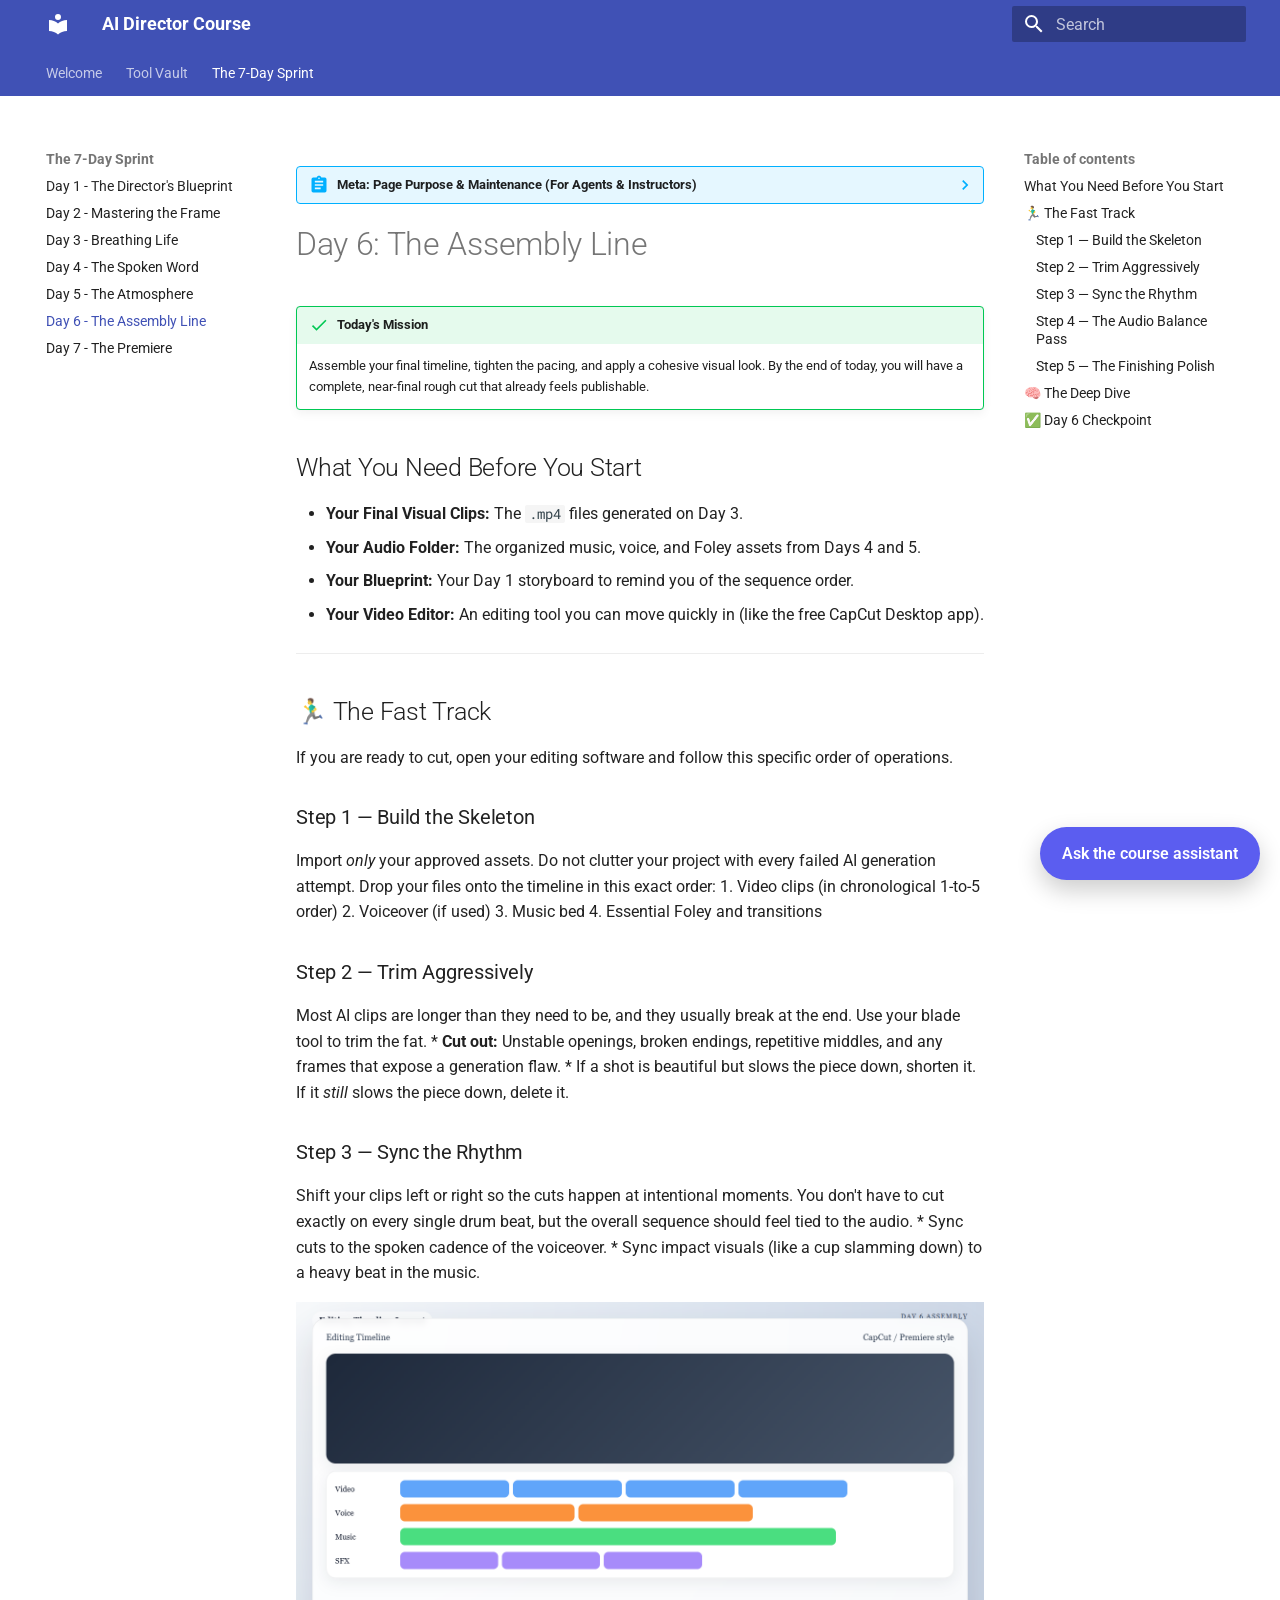
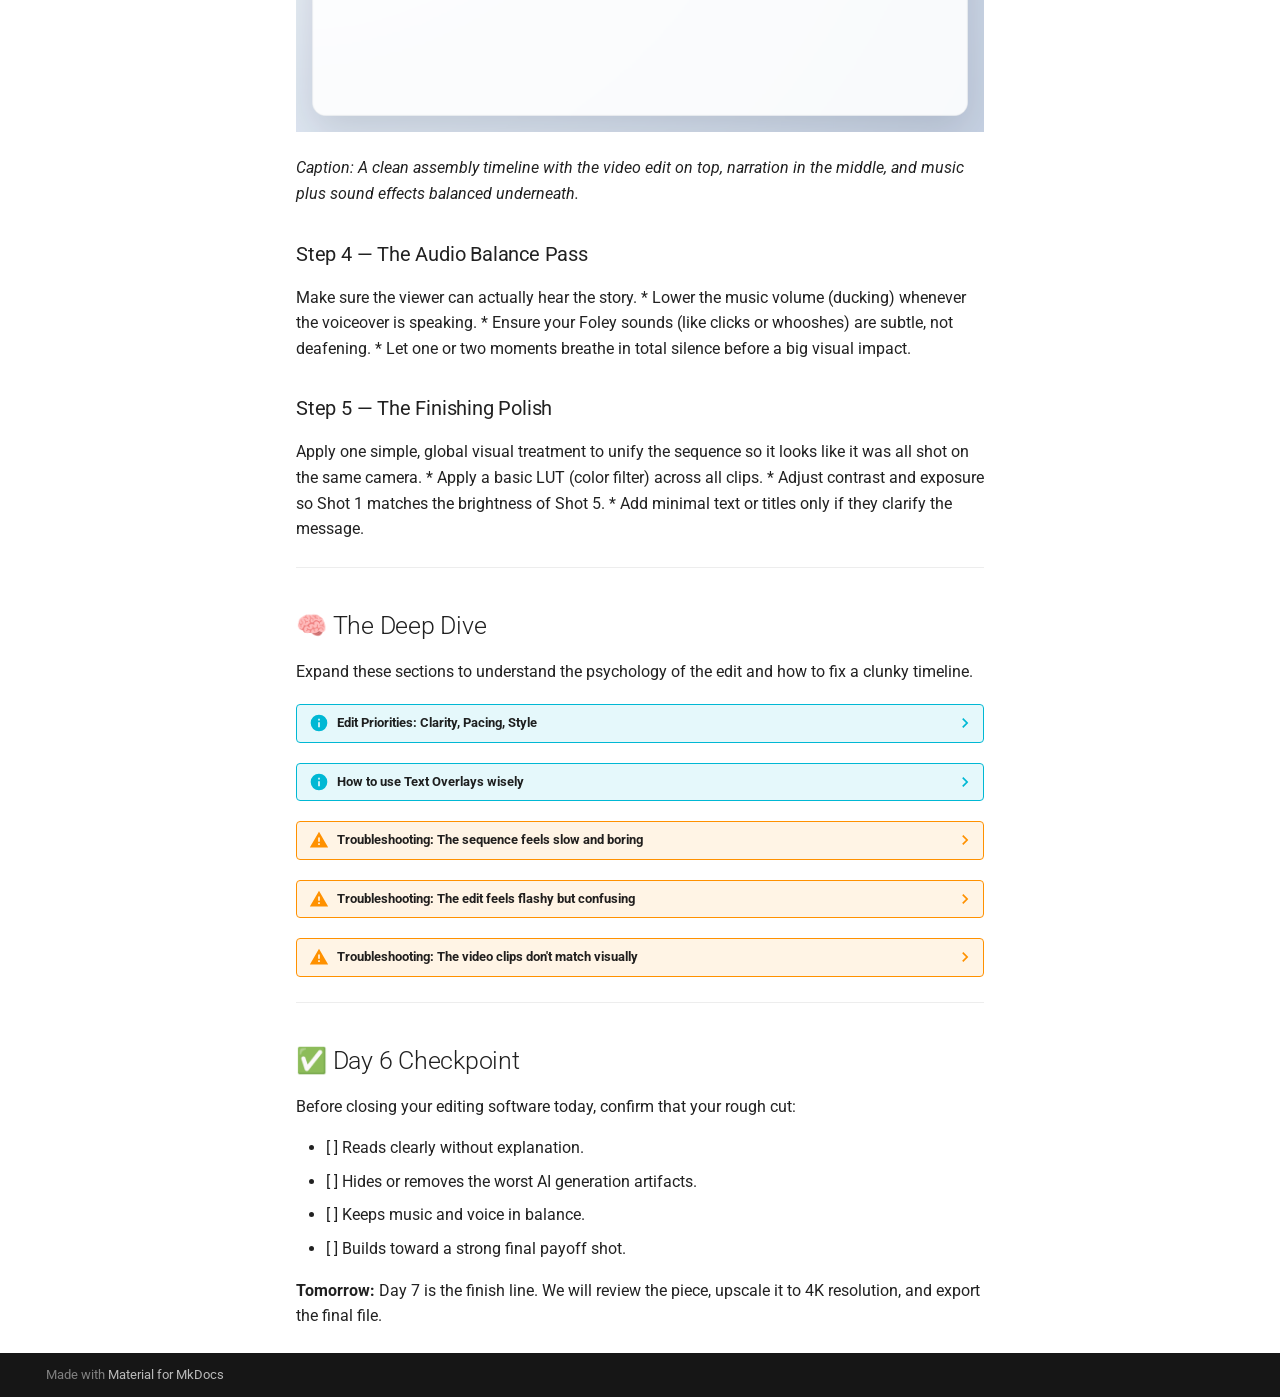
<file: day-6-editing/index.html>
<!doctype html>
<html lang="en" class="no-js">
  <head>
    
      <meta charset="utf-8">
      <meta name="viewport" content="width=device-width,initial-scale=1">
      
        <meta name="description" content="Learn how to assemble your AI video clips, voiceover, and music into a cohesive cinematic edit.">
      
      
        <meta name="author" content="Course Director">
      
      
      
        <link rel="prev" href="../day-5-music/">
      
      
        <link rel="next" href="../day-7-final/">
      
      
        
      
      
      <link rel="icon" href="../assets/images/favicon.png">
      <meta name="generator" content="mkdocs-1.6.1, mkdocs-material-9.7.6">
    
    
      
        <title>Day 6 - The Assembly Line - AI Director Course</title>
      
    
    
      <link rel="stylesheet" href="../assets/stylesheets/main.484c7ddc.min.css">
      
      


    
    
      
    
    
      
        
        
        <link rel="preconnect" href="https://fonts.gstatic.com" crossorigin>
        <link rel="stylesheet" href="https://fonts.googleapis.com/css?family=Roboto:300,300i,400,400i,700,700i%7CRoboto+Mono:400,400i,700,700i&display=fallback">
        <style>:root{--md-text-font:"Roboto";--md-code-font:"Roboto Mono"}</style>
      
    
    
      <link rel="stylesheet" href="../assets/stylesheets/chat-widget.css">
    
    <script>__md_scope=new URL("..",location),__md_hash=e=>[...e].reduce(((e,_)=>(e<<5)-e+_.charCodeAt(0)),0),__md_get=(e,_=localStorage,t=__md_scope)=>JSON.parse(_.getItem(t.pathname+"."+e)),__md_set=(e,_,t=localStorage,a=__md_scope)=>{try{t.setItem(a.pathname+"."+e,JSON.stringify(_))}catch(e){}}</script>
    
      

    
    
  
  <script>
    window.__AI_DIRECTOR_CHAT_CONFIG__ = {
      apiUrl: "http://127.0.0.1:8001/api/chat",
      launcherLabel: "Ask the course assistant",
      panelTitle: "Course Assistant",
      greeting: "Ask about the current lesson, workflow, or sprint steps."
    };
  </script>

  </head>
  
  
    <body dir="ltr">
  
    
    <input class="md-toggle" data-md-toggle="drawer" type="checkbox" id="__drawer" autocomplete="off">
    <input class="md-toggle" data-md-toggle="search" type="checkbox" id="__search" autocomplete="off">
    <label class="md-overlay" for="__drawer"></label>
    <div data-md-component="skip">
      
        
        <a href="#day-6-the-assembly-line" class="md-skip">
          Skip to content
        </a>
      
    </div>
    <div data-md-component="announce">
      
    </div>
    
    
      

<header class="md-header" data-md-component="header">
  <nav class="md-header__inner md-grid" aria-label="Header">
    <a href=".." title="AI Director Course" class="md-header__button md-logo" aria-label="AI Director Course" data-md-component="logo">
      
  
  <svg xmlns="http://www.w3.org/2000/svg" viewBox="0 0 24 24"><path d="M12 8a3 3 0 0 0 3-3 3 3 0 0 0-3-3 3 3 0 0 0-3 3 3 3 0 0 0 3 3m0 3.54C9.64 9.35 6.5 8 3 8v11c3.5 0 6.64 1.35 9 3.54 2.36-2.19 5.5-3.54 9-3.54V8c-3.5 0-6.64 1.35-9 3.54"/></svg>

    </a>
    <label class="md-header__button md-icon" for="__drawer">
      
      <svg xmlns="http://www.w3.org/2000/svg" viewBox="0 0 24 24"><path d="M3 6h18v2H3zm0 5h18v2H3zm0 5h18v2H3z"/></svg>
    </label>
    <div class="md-header__title" data-md-component="header-title">
      <div class="md-header__ellipsis">
        <div class="md-header__topic">
          <span class="md-ellipsis">
            AI Director Course
          </span>
        </div>
        <div class="md-header__topic" data-md-component="header-topic">
          <span class="md-ellipsis">
            
              Day 6 - The Assembly Line
            
          </span>
        </div>
      </div>
    </div>
    
    
      <script>var palette=__md_get("__palette");if(palette&&palette.color){if("(prefers-color-scheme)"===palette.color.media){var media=matchMedia("(prefers-color-scheme: light)"),input=document.querySelector(media.matches?"[data-md-color-media='(prefers-color-scheme: light)']":"[data-md-color-media='(prefers-color-scheme: dark)']");palette.color.media=input.getAttribute("data-md-color-media"),palette.color.scheme=input.getAttribute("data-md-color-scheme"),palette.color.primary=input.getAttribute("data-md-color-primary"),palette.color.accent=input.getAttribute("data-md-color-accent")}for(var[key,value]of Object.entries(palette.color))document.body.setAttribute("data-md-color-"+key,value)}</script>
    
    
    
      
      
        <label class="md-header__button md-icon" for="__search">
          
          <svg xmlns="http://www.w3.org/2000/svg" viewBox="0 0 24 24"><path d="M9.5 3A6.5 6.5 0 0 1 16 9.5c0 1.61-.59 3.09-1.56 4.23l.27.27h.79l5 5-1.5 1.5-5-5v-.79l-.27-.27A6.52 6.52 0 0 1 9.5 16 6.5 6.5 0 0 1 3 9.5 6.5 6.5 0 0 1 9.5 3m0 2C7 5 5 7 5 9.5S7 14 9.5 14 14 12 14 9.5 12 5 9.5 5"/></svg>
        </label>
        <div class="md-search" data-md-component="search" role="dialog">
  <label class="md-search__overlay" for="__search"></label>
  <div class="md-search__inner" role="search">
    <form class="md-search__form" name="search">
      <input type="text" class="md-search__input" name="query" aria-label="Search" placeholder="Search" autocapitalize="off" autocorrect="off" autocomplete="off" spellcheck="false" data-md-component="search-query" required>
      <label class="md-search__icon md-icon" for="__search">
        
        <svg xmlns="http://www.w3.org/2000/svg" viewBox="0 0 24 24"><path d="M9.5 3A6.5 6.5 0 0 1 16 9.5c0 1.61-.59 3.09-1.56 4.23l.27.27h.79l5 5-1.5 1.5-5-5v-.79l-.27-.27A6.52 6.52 0 0 1 9.5 16 6.5 6.5 0 0 1 3 9.5 6.5 6.5 0 0 1 9.5 3m0 2C7 5 5 7 5 9.5S7 14 9.5 14 14 12 14 9.5 12 5 9.5 5"/></svg>
        
        <svg xmlns="http://www.w3.org/2000/svg" viewBox="0 0 24 24"><path d="M20 11v2H8l5.5 5.5-1.42 1.42L4.16 12l7.92-7.92L13.5 5.5 8 11z"/></svg>
      </label>
      <nav class="md-search__options" aria-label="Search">
        
        <button type="reset" class="md-search__icon md-icon" title="Clear" aria-label="Clear" tabindex="-1">
          
          <svg xmlns="http://www.w3.org/2000/svg" viewBox="0 0 24 24"><path d="M19 6.41 17.59 5 12 10.59 6.41 5 5 6.41 10.59 12 5 17.59 6.41 19 12 13.41 17.59 19 19 17.59 13.41 12z"/></svg>
        </button>
      </nav>
      
    </form>
    <div class="md-search__output">
      <div class="md-search__scrollwrap" tabindex="0" data-md-scrollfix>
        <div class="md-search-result" data-md-component="search-result">
          <div class="md-search-result__meta">
            Initializing search
          </div>
          <ol class="md-search-result__list" role="presentation"></ol>
        </div>
      </div>
    </div>
  </div>
</div>
      
    
    
  </nav>
  
</header>
    
    <div class="md-container" data-md-component="container">
      
      
        
          
            
<nav class="md-tabs" aria-label="Tabs" data-md-component="tabs">
  <div class="md-grid">
    <ul class="md-tabs__list">
      
        
  
  
  
  
    <li class="md-tabs__item">
      <a href=".." class="md-tabs__link">
        
  
  
    
  
  Welcome

      </a>
    </li>
  

      
        
  
  
  
  
    <li class="md-tabs__item">
      <a href="../tool-vault/" class="md-tabs__link">
        
  
  
    
  
  Tool Vault

      </a>
    </li>
  

      
        
  
  
  
    
  
  
    
    
      <li class="md-tabs__item md-tabs__item--active">
        <a href="../day-1-storyboard/" class="md-tabs__link">
          
  
  
  The 7-Day Sprint

        </a>
      </li>
    
  

      
    </ul>
  </div>
</nav>
          
        
      
      <main class="md-main" data-md-component="main">
        <div class="md-main__inner md-grid">
          
            
              
              <div class="md-sidebar md-sidebar--primary" data-md-component="sidebar" data-md-type="navigation" >
                <div class="md-sidebar__scrollwrap">
                  <div class="md-sidebar__inner">
                    


  


<nav class="md-nav md-nav--primary md-nav--lifted" aria-label="Navigation" data-md-level="0">
  <label class="md-nav__title" for="__drawer">
    <a href=".." title="AI Director Course" class="md-nav__button md-logo" aria-label="AI Director Course" data-md-component="logo">
      
  
  <svg xmlns="http://www.w3.org/2000/svg" viewBox="0 0 24 24"><path d="M12 8a3 3 0 0 0 3-3 3 3 0 0 0-3-3 3 3 0 0 0-3 3 3 3 0 0 0 3 3m0 3.54C9.64 9.35 6.5 8 3 8v11c3.5 0 6.64 1.35 9 3.54 2.36-2.19 5.5-3.54 9-3.54V8c-3.5 0-6.64 1.35-9 3.54"/></svg>

    </a>
    AI Director Course
  </label>
  
  <ul class="md-nav__list" data-md-scrollfix>
    
      
      
  
  
  
  
    <li class="md-nav__item">
      <a href=".." class="md-nav__link">
        
  
  
  <span class="md-ellipsis">
    
  
    Welcome
  

    
  </span>
  
  

      </a>
    </li>
  

    
      
      
  
  
  
  
    <li class="md-nav__item">
      <a href="../tool-vault/" class="md-nav__link">
        
  
  
  <span class="md-ellipsis">
    
  
    Tool Vault
  

    
  </span>
  
  

      </a>
    </li>
  

    
      
      
  
  
    
  
  
  
    
    
    
    
      
        
        
      
      
        
      
    
    
    <li class="md-nav__item md-nav__item--active md-nav__item--section md-nav__item--nested">
      
        
        
        <input class="md-nav__toggle md-toggle " type="checkbox" id="__nav_3" checked>
        
          
          <label class="md-nav__link" for="__nav_3" id="__nav_3_label" tabindex="">
            
  
  
  <span class="md-ellipsis">
    
  
    The 7-Day Sprint
  

    
  </span>
  
  

            <span class="md-nav__icon md-icon"></span>
          </label>
        
        <nav class="md-nav" data-md-level="1" aria-labelledby="__nav_3_label" aria-expanded="true">
          <label class="md-nav__title" for="__nav_3">
            <span class="md-nav__icon md-icon"></span>
            
  
    The 7-Day Sprint
  

          </label>
          <ul class="md-nav__list" data-md-scrollfix>
            
              
                
  
  
  
  
    <li class="md-nav__item">
      <a href="../day-1-storyboard/" class="md-nav__link">
        
  
  
  <span class="md-ellipsis">
    
  
    Day 1 - The Director's Blueprint
  

    
  </span>
  
  

      </a>
    </li>
  

              
            
              
                
  
  
  
  
    <li class="md-nav__item">
      <a href="../day-2-images/" class="md-nav__link">
        
  
  
  <span class="md-ellipsis">
    
  
    Day 2 - Mastering the Frame
  

    
  </span>
  
  

      </a>
    </li>
  

              
            
              
                
  
  
  
  
    <li class="md-nav__item">
      <a href="../day-3-video/" class="md-nav__link">
        
  
  
  <span class="md-ellipsis">
    
  
    Day 3 - Breathing Life
  

    
  </span>
  
  

      </a>
    </li>
  

              
            
              
                
  
  
  
  
    <li class="md-nav__item">
      <a href="../day-4-audio/" class="md-nav__link">
        
  
  
  <span class="md-ellipsis">
    
  
    Day 4 - The Spoken Word
  

    
  </span>
  
  

      </a>
    </li>
  

              
            
              
                
  
  
  
  
    <li class="md-nav__item">
      <a href="../day-5-music/" class="md-nav__link">
        
  
  
  <span class="md-ellipsis">
    
  
    Day 5 - The Atmosphere
  

    
  </span>
  
  

      </a>
    </li>
  

              
            
              
                
  
  
    
  
  
  
    <li class="md-nav__item md-nav__item--active">
      
      <input class="md-nav__toggle md-toggle" type="checkbox" id="__toc">
      
      
        
      
      
        <label class="md-nav__link md-nav__link--active" for="__toc">
          
  
  
  <span class="md-ellipsis">
    
  
    Day 6 - The Assembly Line
  

    
  </span>
  
  

          <span class="md-nav__icon md-icon"></span>
        </label>
      
      <a href="./" class="md-nav__link md-nav__link--active">
        
  
  
  <span class="md-ellipsis">
    
  
    Day 6 - The Assembly Line
  

    
  </span>
  
  

      </a>
      
        

<nav class="md-nav md-nav--secondary" aria-label="Table of contents">
  
  
  
    
  
  
    <label class="md-nav__title" for="__toc">
      <span class="md-nav__icon md-icon"></span>
      Table of contents
    </label>
    <ul class="md-nav__list" data-md-component="toc" data-md-scrollfix>
      
        <li class="md-nav__item">
  <a href="#what-you-need-before-you-start" class="md-nav__link">
    <span class="md-ellipsis">
      
        What You Need Before You Start
      
    </span>
  </a>
  
</li>
      
        <li class="md-nav__item">
  <a href="#the-fast-track" class="md-nav__link">
    <span class="md-ellipsis">
      
        🏃‍♂️ The Fast Track
      
    </span>
  </a>
  
    <nav class="md-nav" aria-label="🏃‍♂️ The Fast Track">
      <ul class="md-nav__list">
        
          <li class="md-nav__item">
  <a href="#step-1-build-the-skeleton" class="md-nav__link">
    <span class="md-ellipsis">
      
        Step 1 — Build the Skeleton
      
    </span>
  </a>
  
</li>
        
          <li class="md-nav__item">
  <a href="#step-2-trim-aggressively" class="md-nav__link">
    <span class="md-ellipsis">
      
        Step 2 — Trim Aggressively
      
    </span>
  </a>
  
</li>
        
          <li class="md-nav__item">
  <a href="#step-3-sync-the-rhythm" class="md-nav__link">
    <span class="md-ellipsis">
      
        Step 3 — Sync the Rhythm
      
    </span>
  </a>
  
</li>
        
          <li class="md-nav__item">
  <a href="#step-4-the-audio-balance-pass" class="md-nav__link">
    <span class="md-ellipsis">
      
        Step 4 — The Audio Balance Pass
      
    </span>
  </a>
  
</li>
        
          <li class="md-nav__item">
  <a href="#step-5-the-finishing-polish" class="md-nav__link">
    <span class="md-ellipsis">
      
        Step 5 — The Finishing Polish
      
    </span>
  </a>
  
</li>
        
      </ul>
    </nav>
  
</li>
      
        <li class="md-nav__item">
  <a href="#the-deep-dive" class="md-nav__link">
    <span class="md-ellipsis">
      
        🧠 The Deep Dive
      
    </span>
  </a>
  
</li>
      
        <li class="md-nav__item">
  <a href="#day-6-checkpoint" class="md-nav__link">
    <span class="md-ellipsis">
      
        ✅ Day 6 Checkpoint
      
    </span>
  </a>
  
</li>
      
    </ul>
  
</nav>
      
    </li>
  

              
            
              
                
  
  
  
  
    <li class="md-nav__item">
      <a href="../day-7-final/" class="md-nav__link">
        
  
  
  <span class="md-ellipsis">
    
  
    Day 7 - The Premiere
  

    
  </span>
  
  

      </a>
    </li>
  

              
            
          </ul>
        </nav>
      
    </li>
  

    
  </ul>
</nav>
                  </div>
                </div>
              </div>
            
            
              
              <div class="md-sidebar md-sidebar--secondary" data-md-component="sidebar" data-md-type="toc" >
                <div class="md-sidebar__scrollwrap">
                  <div class="md-sidebar__inner">
                    

<nav class="md-nav md-nav--secondary" aria-label="Table of contents">
  
  
  
    
  
  
    <label class="md-nav__title" for="__toc">
      <span class="md-nav__icon md-icon"></span>
      Table of contents
    </label>
    <ul class="md-nav__list" data-md-component="toc" data-md-scrollfix>
      
        <li class="md-nav__item">
  <a href="#what-you-need-before-you-start" class="md-nav__link">
    <span class="md-ellipsis">
      
        What You Need Before You Start
      
    </span>
  </a>
  
</li>
      
        <li class="md-nav__item">
  <a href="#the-fast-track" class="md-nav__link">
    <span class="md-ellipsis">
      
        🏃‍♂️ The Fast Track
      
    </span>
  </a>
  
    <nav class="md-nav" aria-label="🏃‍♂️ The Fast Track">
      <ul class="md-nav__list">
        
          <li class="md-nav__item">
  <a href="#step-1-build-the-skeleton" class="md-nav__link">
    <span class="md-ellipsis">
      
        Step 1 — Build the Skeleton
      
    </span>
  </a>
  
</li>
        
          <li class="md-nav__item">
  <a href="#step-2-trim-aggressively" class="md-nav__link">
    <span class="md-ellipsis">
      
        Step 2 — Trim Aggressively
      
    </span>
  </a>
  
</li>
        
          <li class="md-nav__item">
  <a href="#step-3-sync-the-rhythm" class="md-nav__link">
    <span class="md-ellipsis">
      
        Step 3 — Sync the Rhythm
      
    </span>
  </a>
  
</li>
        
          <li class="md-nav__item">
  <a href="#step-4-the-audio-balance-pass" class="md-nav__link">
    <span class="md-ellipsis">
      
        Step 4 — The Audio Balance Pass
      
    </span>
  </a>
  
</li>
        
          <li class="md-nav__item">
  <a href="#step-5-the-finishing-polish" class="md-nav__link">
    <span class="md-ellipsis">
      
        Step 5 — The Finishing Polish
      
    </span>
  </a>
  
</li>
        
      </ul>
    </nav>
  
</li>
      
        <li class="md-nav__item">
  <a href="#the-deep-dive" class="md-nav__link">
    <span class="md-ellipsis">
      
        🧠 The Deep Dive
      
    </span>
  </a>
  
</li>
      
        <li class="md-nav__item">
  <a href="#day-6-checkpoint" class="md-nav__link">
    <span class="md-ellipsis">
      
        ✅ Day 6 Checkpoint
      
    </span>
  </a>
  
</li>
      
    </ul>
  
</nav>
                  </div>
                </div>
              </div>
            
          
          
            <div class="md-content" data-md-component="content">
              
              <article class="md-content__inner md-typeset">
                
                  



<details class="abstract">
<summary>Meta: Page Purpose &amp; Maintenance (For Agents &amp; Instructors)</summary>
<p><strong>Purpose:</strong> This page teaches Day 6 of the AI Director Course: editing and assembly. It exists to help learners combine generated clips and audio into one coherent, polished short video. AI agents should keep this page tied to practical edit decisions rather than abstract theory alone.</p>
<p><strong>Maintenance Instructions:</strong> Update this page when recommended editing workflow, cut strategy, or finishing standards evolve. Keep the page centered on sequencing, pacing, and polish.</p>
</details>
<h1 id="day-6-the-assembly-line">Day 6: The Assembly Line</h1>
<div class="admonition success">
<p class="admonition-title">Today's Mission</p>
<p>Assemble your final timeline, tighten the pacing, and apply a cohesive visual look. By the end of today, you will have a complete, near-final rough cut that already feels publishable.</p>
</div>
<h2 id="what-you-need-before-you-start">What You Need Before You Start</h2>
<ul>
<li><strong>Your Final Visual Clips:</strong> The <code>.mp4</code> files generated on Day 3.</li>
<li><strong>Your Audio Folder:</strong> The organized music, voice, and Foley assets from Days 4 and 5.</li>
<li><strong>Your Blueprint:</strong> Your Day 1 storyboard to remind you of the sequence order.</li>
<li><strong>Your Video Editor:</strong> An editing tool you can move quickly in (like the free CapCut Desktop app).</li>
</ul>
<hr />
<h2 id="the-fast-track">🏃‍♂️ The Fast Track</h2>
<p>If you are ready to cut, open your editing software and follow this specific order of operations.</p>
<h3 id="step-1-build-the-skeleton">Step 1 — Build the Skeleton</h3>
<p>Import <em>only</em> your approved assets. Do not clutter your project with every failed AI generation attempt. Drop your files onto the timeline in this exact order:
1. Video clips (in chronological 1-to-5 order)
2. Voiceover (if used)
3. Music bed
4. Essential Foley and transitions</p>
<h3 id="step-2-trim-aggressively">Step 2 — Trim Aggressively</h3>
<p>Most AI clips are longer than they need to be, and they usually break at the end. Use your blade tool to trim the fat. 
* <strong>Cut out:</strong> Unstable openings, broken endings, repetitive middles, and any frames that expose a generation flaw.
* If a shot is beautiful but slows the piece down, shorten it. If it <em>still</em> slows the piece down, delete it.</p>
<h3 id="step-3-sync-the-rhythm">Step 3 — Sync the Rhythm</h3>
<p>Shift your clips left or right so the cuts happen at intentional moments. You don't have to cut exactly on every single drum beat, but the overall sequence should feel tied to the audio.
* Sync cuts to the spoken cadence of the voiceover.
* Sync impact visuals (like a cup slamming down) to a heavy beat in the music.</p>
<p><img alt="Mock Day 6 editing timeline showing video, voice, music, and sound-effects tracks arranged in a clean stack." src="../assets/images/day6-timeline.png" /></p>
<p><em>Caption: A clean assembly timeline with the video edit on top, narration in the middle, and music plus sound effects balanced underneath.</em></p>
<h3 id="step-4-the-audio-balance-pass">Step 4 — The Audio Balance Pass</h3>
<p>Make sure the viewer can actually hear the story. 
* Lower the music volume (ducking) whenever the voiceover is speaking.
* Ensure your Foley sounds (like clicks or whooshes) are subtle, not deafening.
* Let one or two moments breathe in total silence before a big visual impact.</p>
<h3 id="step-5-the-finishing-polish">Step 5 — The Finishing Polish</h3>
<p>Apply one simple, global visual treatment to unify the sequence so it looks like it was all shot on the same camera.
* Apply a basic LUT (color filter) across all clips.
* Adjust contrast and exposure so Shot 1 matches the brightness of Shot 5.
* Add minimal text or titles only if they clarify the message.</p>
<hr />
<h2 id="the-deep-dive">🧠 The Deep Dive</h2>
<p>Expand these sections to understand the psychology of the edit and how to fix a clunky timeline.</p>
<details class="info">
<summary>Edit Priorities: Clarity, Pacing, Style</summary>
<p>When you are stuck on a cut, fall back on the priority list. 
1. <strong>Clarity first:</strong> Does the viewer know what they are looking at?
2. <strong>Pacing second:</strong> Does the energy build toward the end?
3. <strong>Style third:</strong> Does it look cool?
Never sacrifice clarity just to show off a stylish, but confusing, AI clip.</p>
</details>
<details class="info">
<summary>How to use Text Overlays wisely</summary>
<p>If you use text on screen:
* Keep it short (3-4 words max).
* Place it in negative space where the frame is readable.
* Do not let the text fight the main visual subject.
* Use text to clarify the emotional benefit, not to explain exactly what is already on screen.</p>
</details>
<details class="warning">
<summary>Troubleshooting: The sequence feels slow and boring</summary>
<p>Remove the weakest shot entirely, then tighten the duration of the remaining clips. A tight 15-second video is infinitely better than a dragging 30-second video.</p>
</details>
<details class="warning">
<summary>Troubleshooting: The edit feels flashy but confusing</summary>
<p>You lost the plot. Return to your Day 1 storyboard. Strip away the heavy color grades, the crazy transitions, and the loud sound effects, and restore the simplest visual logic. </p>
</details>
<details class="warning">
<summary>Troubleshooting: The video clips don't match visually</summary>
<p>This happens if you didn't use Style References (SREF) on Day 2. To fix it in the edit, apply a strong, unified color grade (like a heavy cinematic teal-and-orange LUT or a stark black-and-white filter) to mask the differences. If one shot still wildly stands out, drop it.</p>
</details>
<hr />
<h2 id="day-6-checkpoint">✅ Day 6 Checkpoint</h2>
<p>Before closing your editing software today, confirm that your rough cut:</p>
<ul>
<li>[ ] Reads clearly without explanation.</li>
<li>[ ] Hides or removes the worst AI generation artifacts.</li>
<li>[ ] Keeps music and voice in balance.</li>
<li>[ ] Builds toward a strong final payoff shot.</li>
</ul>
<p><strong>Tomorrow:</strong> Day 7 is the finish line. We will review the piece, upscale it to 4K resolution, and export the final file.</p>







  
  






                
              </article>
            </div>
          
          
<script>var target=document.getElementById(location.hash.slice(1));target&&target.name&&(target.checked=target.name.startsWith("__tabbed_"))</script>
        </div>
        
      </main>
      
        <footer class="md-footer">
  
  <div class="md-footer-meta md-typeset">
    <div class="md-footer-meta__inner md-grid">
      <div class="md-copyright">
  
  
    Made with
    <a href="https://squidfunk.github.io/mkdocs-material/" target="_blank" rel="noopener">
      Material for MkDocs
    </a>
  
</div>
      
    </div>
  </div>
</footer>
      
    </div>
    <div class="md-dialog" data-md-component="dialog">
      <div class="md-dialog__inner md-typeset"></div>
    </div>
    
    
    
      
      
      <script id="__config" type="application/json">{"annotate": null, "base": "..", "features": ["navigation.tabs", "navigation.sections", "navigation.instant", "content.code.copy", "toc.follow"], "search": "../assets/javascripts/workers/search.2c215733.min.js", "tags": null, "translations": {"clipboard.copied": "Copied to clipboard", "clipboard.copy": "Copy to clipboard", "search.result.more.one": "1 more on this page", "search.result.more.other": "# more on this page", "search.result.none": "No matching documents", "search.result.one": "1 matching document", "search.result.other": "# matching documents", "search.result.placeholder": "Type to start searching", "search.result.term.missing": "Missing", "select.version": "Select version"}, "version": null}</script>
    
    
      <script src="../assets/javascripts/bundle.79ae519e.min.js"></script>
      
        <script src="../assets/javascripts/chat-widget.js"></script>
      
    
  </body>
</html>
</file>
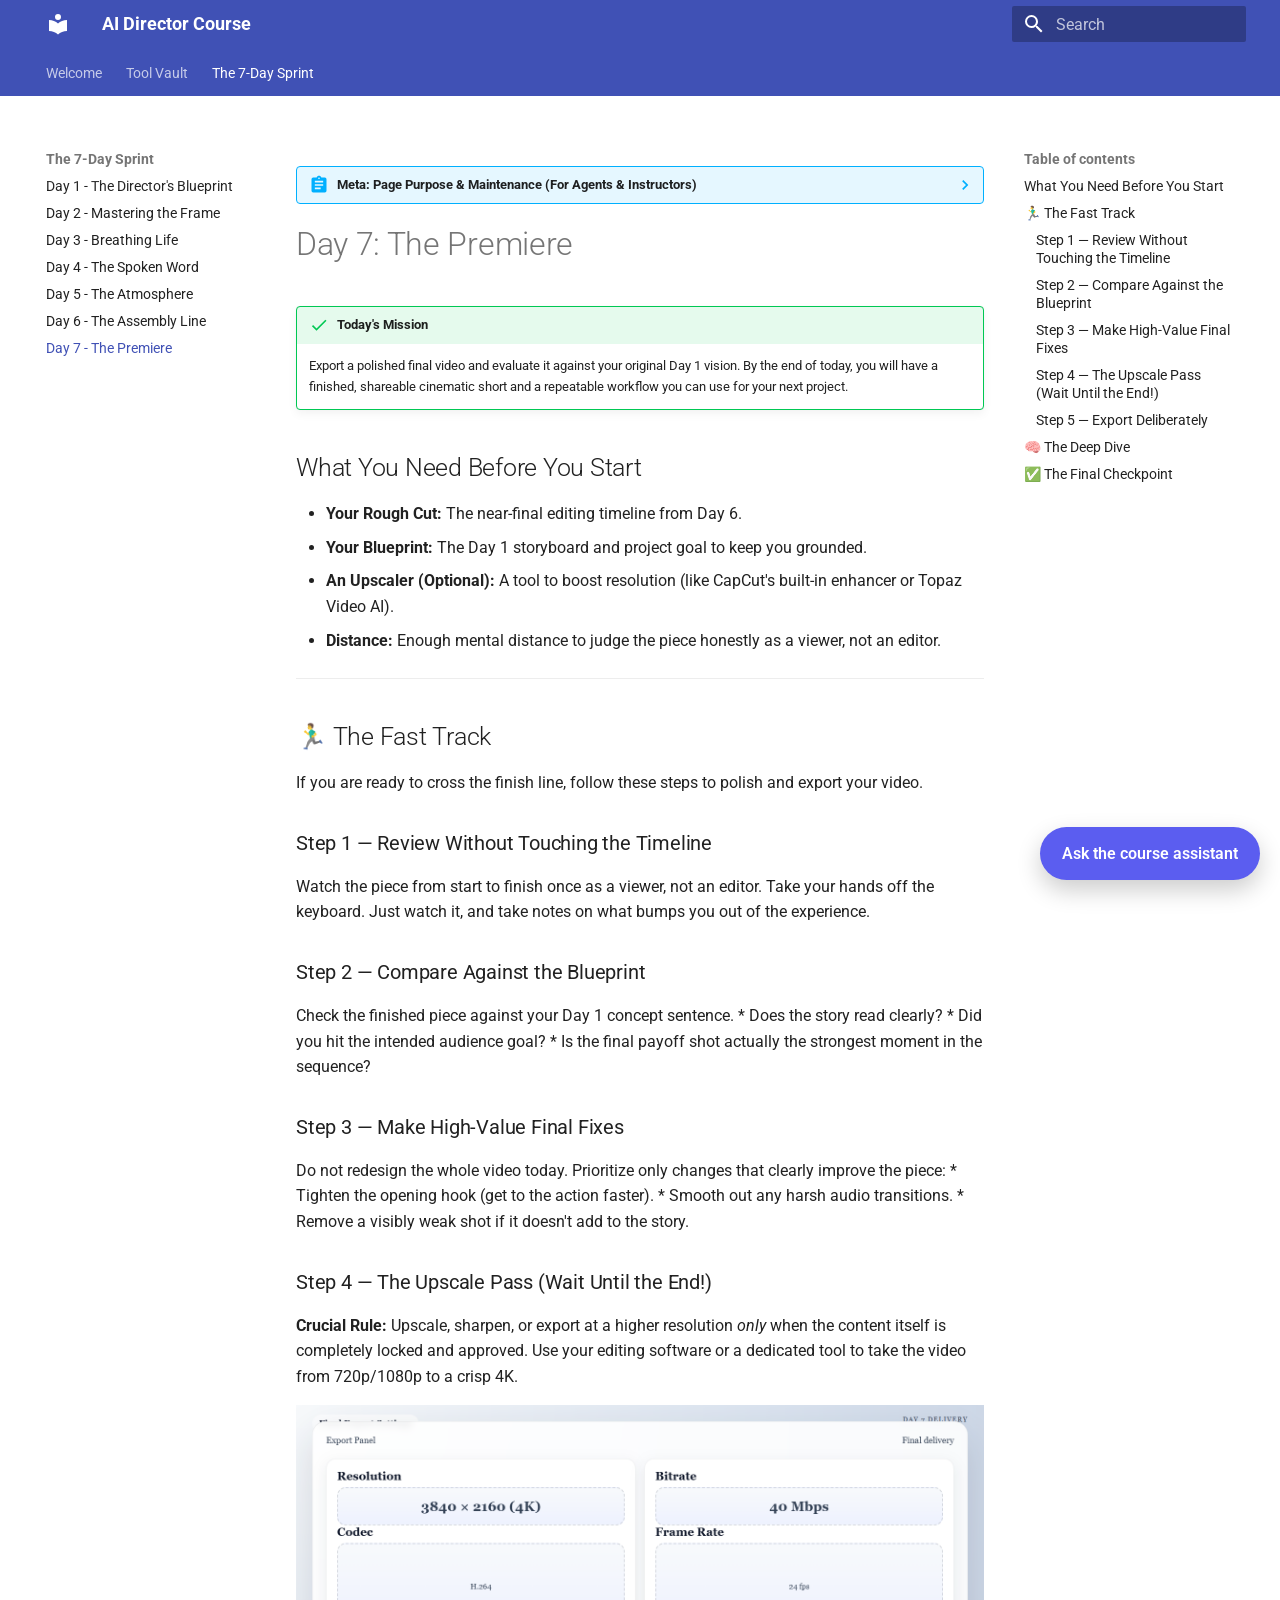
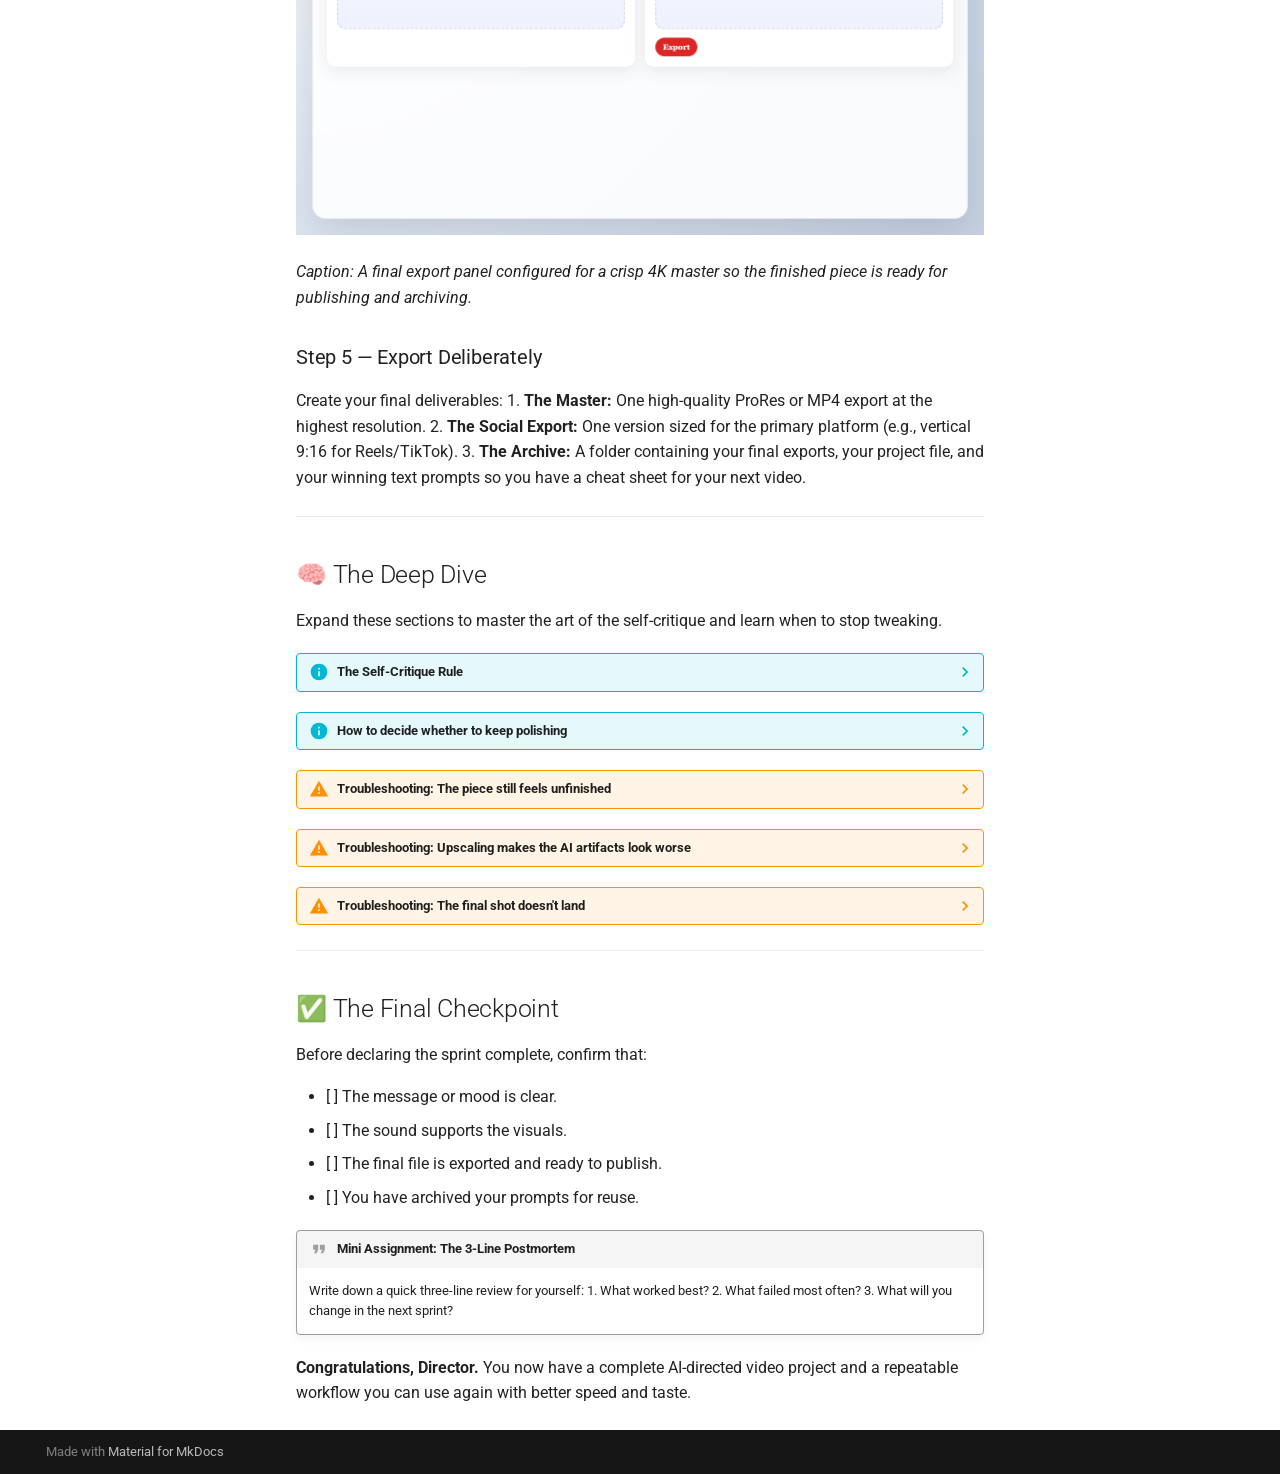
<file: day-7-final/index.html>
<!doctype html>
<html lang="en" class="no-js">
  <head>
    
      <meta charset="utf-8">
      <meta name="viewport" content="width=device-width,initial-scale=1">
      
        <meta name="description" content="Learn how to review, upscale, and export your final AI cinematic video.">
      
      
        <meta name="author" content="Course Director">
      
      
      
        <link rel="prev" href="../day-6-editing/">
      
      
      
        
      
      
      <link rel="icon" href="../assets/images/favicon.png">
      <meta name="generator" content="mkdocs-1.6.1, mkdocs-material-9.7.6">
    
    
      
        <title>Day 7 - The Premiere - AI Director Course</title>
      
    
    
      <link rel="stylesheet" href="../assets/stylesheets/main.484c7ddc.min.css">
      
      


    
    
      
    
    
      
        
        
        <link rel="preconnect" href="https://fonts.gstatic.com" crossorigin>
        <link rel="stylesheet" href="https://fonts.googleapis.com/css?family=Roboto:300,300i,400,400i,700,700i%7CRoboto+Mono:400,400i,700,700i&display=fallback">
        <style>:root{--md-text-font:"Roboto";--md-code-font:"Roboto Mono"}</style>
      
    
    
      <link rel="stylesheet" href="../assets/stylesheets/chat-widget.css">
    
    <script>__md_scope=new URL("..",location),__md_hash=e=>[...e].reduce(((e,_)=>(e<<5)-e+_.charCodeAt(0)),0),__md_get=(e,_=localStorage,t=__md_scope)=>JSON.parse(_.getItem(t.pathname+"."+e)),__md_set=(e,_,t=localStorage,a=__md_scope)=>{try{t.setItem(a.pathname+"."+e,JSON.stringify(_))}catch(e){}}</script>
    
      

    
    
  
  <script>
    window.__AI_DIRECTOR_CHAT_CONFIG__ = {
      apiUrl: "http://127.0.0.1:8001/api/chat",
      launcherLabel: "Ask the course assistant",
      panelTitle: "Course Assistant",
      greeting: "Ask about the current lesson, workflow, or sprint steps."
    };
  </script>

  </head>
  
  
    <body dir="ltr">
  
    
    <input class="md-toggle" data-md-toggle="drawer" type="checkbox" id="__drawer" autocomplete="off">
    <input class="md-toggle" data-md-toggle="search" type="checkbox" id="__search" autocomplete="off">
    <label class="md-overlay" for="__drawer"></label>
    <div data-md-component="skip">
      
        
        <a href="#day-7-the-premiere" class="md-skip">
          Skip to content
        </a>
      
    </div>
    <div data-md-component="announce">
      
    </div>
    
    
      

<header class="md-header" data-md-component="header">
  <nav class="md-header__inner md-grid" aria-label="Header">
    <a href=".." title="AI Director Course" class="md-header__button md-logo" aria-label="AI Director Course" data-md-component="logo">
      
  
  <svg xmlns="http://www.w3.org/2000/svg" viewBox="0 0 24 24"><path d="M12 8a3 3 0 0 0 3-3 3 3 0 0 0-3-3 3 3 0 0 0-3 3 3 3 0 0 0 3 3m0 3.54C9.64 9.35 6.5 8 3 8v11c3.5 0 6.64 1.35 9 3.54 2.36-2.19 5.5-3.54 9-3.54V8c-3.5 0-6.64 1.35-9 3.54"/></svg>

    </a>
    <label class="md-header__button md-icon" for="__drawer">
      
      <svg xmlns="http://www.w3.org/2000/svg" viewBox="0 0 24 24"><path d="M3 6h18v2H3zm0 5h18v2H3zm0 5h18v2H3z"/></svg>
    </label>
    <div class="md-header__title" data-md-component="header-title">
      <div class="md-header__ellipsis">
        <div class="md-header__topic">
          <span class="md-ellipsis">
            AI Director Course
          </span>
        </div>
        <div class="md-header__topic" data-md-component="header-topic">
          <span class="md-ellipsis">
            
              Day 7 - The Premiere
            
          </span>
        </div>
      </div>
    </div>
    
    
      <script>var palette=__md_get("__palette");if(palette&&palette.color){if("(prefers-color-scheme)"===palette.color.media){var media=matchMedia("(prefers-color-scheme: light)"),input=document.querySelector(media.matches?"[data-md-color-media='(prefers-color-scheme: light)']":"[data-md-color-media='(prefers-color-scheme: dark)']");palette.color.media=input.getAttribute("data-md-color-media"),palette.color.scheme=input.getAttribute("data-md-color-scheme"),palette.color.primary=input.getAttribute("data-md-color-primary"),palette.color.accent=input.getAttribute("data-md-color-accent")}for(var[key,value]of Object.entries(palette.color))document.body.setAttribute("data-md-color-"+key,value)}</script>
    
    
    
      
      
        <label class="md-header__button md-icon" for="__search">
          
          <svg xmlns="http://www.w3.org/2000/svg" viewBox="0 0 24 24"><path d="M9.5 3A6.5 6.5 0 0 1 16 9.5c0 1.61-.59 3.09-1.56 4.23l.27.27h.79l5 5-1.5 1.5-5-5v-.79l-.27-.27A6.52 6.52 0 0 1 9.5 16 6.5 6.5 0 0 1 3 9.5 6.5 6.5 0 0 1 9.5 3m0 2C7 5 5 7 5 9.5S7 14 9.5 14 14 12 14 9.5 12 5 9.5 5"/></svg>
        </label>
        <div class="md-search" data-md-component="search" role="dialog">
  <label class="md-search__overlay" for="__search"></label>
  <div class="md-search__inner" role="search">
    <form class="md-search__form" name="search">
      <input type="text" class="md-search__input" name="query" aria-label="Search" placeholder="Search" autocapitalize="off" autocorrect="off" autocomplete="off" spellcheck="false" data-md-component="search-query" required>
      <label class="md-search__icon md-icon" for="__search">
        
        <svg xmlns="http://www.w3.org/2000/svg" viewBox="0 0 24 24"><path d="M9.5 3A6.5 6.5 0 0 1 16 9.5c0 1.61-.59 3.09-1.56 4.23l.27.27h.79l5 5-1.5 1.5-5-5v-.79l-.27-.27A6.52 6.52 0 0 1 9.5 16 6.5 6.5 0 0 1 3 9.5 6.5 6.5 0 0 1 9.5 3m0 2C7 5 5 7 5 9.5S7 14 9.5 14 14 12 14 9.5 12 5 9.5 5"/></svg>
        
        <svg xmlns="http://www.w3.org/2000/svg" viewBox="0 0 24 24"><path d="M20 11v2H8l5.5 5.5-1.42 1.42L4.16 12l7.92-7.92L13.5 5.5 8 11z"/></svg>
      </label>
      <nav class="md-search__options" aria-label="Search">
        
        <button type="reset" class="md-search__icon md-icon" title="Clear" aria-label="Clear" tabindex="-1">
          
          <svg xmlns="http://www.w3.org/2000/svg" viewBox="0 0 24 24"><path d="M19 6.41 17.59 5 12 10.59 6.41 5 5 6.41 10.59 12 5 17.59 6.41 19 12 13.41 17.59 19 19 17.59 13.41 12z"/></svg>
        </button>
      </nav>
      
    </form>
    <div class="md-search__output">
      <div class="md-search__scrollwrap" tabindex="0" data-md-scrollfix>
        <div class="md-search-result" data-md-component="search-result">
          <div class="md-search-result__meta">
            Initializing search
          </div>
          <ol class="md-search-result__list" role="presentation"></ol>
        </div>
      </div>
    </div>
  </div>
</div>
      
    
    
  </nav>
  
</header>
    
    <div class="md-container" data-md-component="container">
      
      
        
          
            
<nav class="md-tabs" aria-label="Tabs" data-md-component="tabs">
  <div class="md-grid">
    <ul class="md-tabs__list">
      
        
  
  
  
  
    <li class="md-tabs__item">
      <a href=".." class="md-tabs__link">
        
  
  
    
  
  Welcome

      </a>
    </li>
  

      
        
  
  
  
  
    <li class="md-tabs__item">
      <a href="../tool-vault/" class="md-tabs__link">
        
  
  
    
  
  Tool Vault

      </a>
    </li>
  

      
        
  
  
  
    
  
  
    
    
      <li class="md-tabs__item md-tabs__item--active">
        <a href="../day-1-storyboard/" class="md-tabs__link">
          
  
  
  The 7-Day Sprint

        </a>
      </li>
    
  

      
    </ul>
  </div>
</nav>
          
        
      
      <main class="md-main" data-md-component="main">
        <div class="md-main__inner md-grid">
          
            
              
              <div class="md-sidebar md-sidebar--primary" data-md-component="sidebar" data-md-type="navigation" >
                <div class="md-sidebar__scrollwrap">
                  <div class="md-sidebar__inner">
                    


  


<nav class="md-nav md-nav--primary md-nav--lifted" aria-label="Navigation" data-md-level="0">
  <label class="md-nav__title" for="__drawer">
    <a href=".." title="AI Director Course" class="md-nav__button md-logo" aria-label="AI Director Course" data-md-component="logo">
      
  
  <svg xmlns="http://www.w3.org/2000/svg" viewBox="0 0 24 24"><path d="M12 8a3 3 0 0 0 3-3 3 3 0 0 0-3-3 3 3 0 0 0-3 3 3 3 0 0 0 3 3m0 3.54C9.64 9.35 6.5 8 3 8v11c3.5 0 6.64 1.35 9 3.54 2.36-2.19 5.5-3.54 9-3.54V8c-3.5 0-6.64 1.35-9 3.54"/></svg>

    </a>
    AI Director Course
  </label>
  
  <ul class="md-nav__list" data-md-scrollfix>
    
      
      
  
  
  
  
    <li class="md-nav__item">
      <a href=".." class="md-nav__link">
        
  
  
  <span class="md-ellipsis">
    
  
    Welcome
  

    
  </span>
  
  

      </a>
    </li>
  

    
      
      
  
  
  
  
    <li class="md-nav__item">
      <a href="../tool-vault/" class="md-nav__link">
        
  
  
  <span class="md-ellipsis">
    
  
    Tool Vault
  

    
  </span>
  
  

      </a>
    </li>
  

    
      
      
  
  
    
  
  
  
    
    
    
    
      
        
        
      
      
        
      
    
    
    <li class="md-nav__item md-nav__item--active md-nav__item--section md-nav__item--nested">
      
        
        
        <input class="md-nav__toggle md-toggle " type="checkbox" id="__nav_3" checked>
        
          
          <label class="md-nav__link" for="__nav_3" id="__nav_3_label" tabindex="">
            
  
  
  <span class="md-ellipsis">
    
  
    The 7-Day Sprint
  

    
  </span>
  
  

            <span class="md-nav__icon md-icon"></span>
          </label>
        
        <nav class="md-nav" data-md-level="1" aria-labelledby="__nav_3_label" aria-expanded="true">
          <label class="md-nav__title" for="__nav_3">
            <span class="md-nav__icon md-icon"></span>
            
  
    The 7-Day Sprint
  

          </label>
          <ul class="md-nav__list" data-md-scrollfix>
            
              
                
  
  
  
  
    <li class="md-nav__item">
      <a href="../day-1-storyboard/" class="md-nav__link">
        
  
  
  <span class="md-ellipsis">
    
  
    Day 1 - The Director's Blueprint
  

    
  </span>
  
  

      </a>
    </li>
  

              
            
              
                
  
  
  
  
    <li class="md-nav__item">
      <a href="../day-2-images/" class="md-nav__link">
        
  
  
  <span class="md-ellipsis">
    
  
    Day 2 - Mastering the Frame
  

    
  </span>
  
  

      </a>
    </li>
  

              
            
              
                
  
  
  
  
    <li class="md-nav__item">
      <a href="../day-3-video/" class="md-nav__link">
        
  
  
  <span class="md-ellipsis">
    
  
    Day 3 - Breathing Life
  

    
  </span>
  
  

      </a>
    </li>
  

              
            
              
                
  
  
  
  
    <li class="md-nav__item">
      <a href="../day-4-audio/" class="md-nav__link">
        
  
  
  <span class="md-ellipsis">
    
  
    Day 4 - The Spoken Word
  

    
  </span>
  
  

      </a>
    </li>
  

              
            
              
                
  
  
  
  
    <li class="md-nav__item">
      <a href="../day-5-music/" class="md-nav__link">
        
  
  
  <span class="md-ellipsis">
    
  
    Day 5 - The Atmosphere
  

    
  </span>
  
  

      </a>
    </li>
  

              
            
              
                
  
  
  
  
    <li class="md-nav__item">
      <a href="../day-6-editing/" class="md-nav__link">
        
  
  
  <span class="md-ellipsis">
    
  
    Day 6 - The Assembly Line
  

    
  </span>
  
  

      </a>
    </li>
  

              
            
              
                
  
  
    
  
  
  
    <li class="md-nav__item md-nav__item--active">
      
      <input class="md-nav__toggle md-toggle" type="checkbox" id="__toc">
      
      
        
      
      
        <label class="md-nav__link md-nav__link--active" for="__toc">
          
  
  
  <span class="md-ellipsis">
    
  
    Day 7 - The Premiere
  

    
  </span>
  
  

          <span class="md-nav__icon md-icon"></span>
        </label>
      
      <a href="./" class="md-nav__link md-nav__link--active">
        
  
  
  <span class="md-ellipsis">
    
  
    Day 7 - The Premiere
  

    
  </span>
  
  

      </a>
      
        

<nav class="md-nav md-nav--secondary" aria-label="Table of contents">
  
  
  
    
  
  
    <label class="md-nav__title" for="__toc">
      <span class="md-nav__icon md-icon"></span>
      Table of contents
    </label>
    <ul class="md-nav__list" data-md-component="toc" data-md-scrollfix>
      
        <li class="md-nav__item">
  <a href="#what-you-need-before-you-start" class="md-nav__link">
    <span class="md-ellipsis">
      
        What You Need Before You Start
      
    </span>
  </a>
  
</li>
      
        <li class="md-nav__item">
  <a href="#the-fast-track" class="md-nav__link">
    <span class="md-ellipsis">
      
        🏃‍♂️ The Fast Track
      
    </span>
  </a>
  
    <nav class="md-nav" aria-label="🏃‍♂️ The Fast Track">
      <ul class="md-nav__list">
        
          <li class="md-nav__item">
  <a href="#step-1-review-without-touching-the-timeline" class="md-nav__link">
    <span class="md-ellipsis">
      
        Step 1 — Review Without Touching the Timeline
      
    </span>
  </a>
  
</li>
        
          <li class="md-nav__item">
  <a href="#step-2-compare-against-the-blueprint" class="md-nav__link">
    <span class="md-ellipsis">
      
        Step 2 — Compare Against the Blueprint
      
    </span>
  </a>
  
</li>
        
          <li class="md-nav__item">
  <a href="#step-3-make-high-value-final-fixes" class="md-nav__link">
    <span class="md-ellipsis">
      
        Step 3 — Make High-Value Final Fixes
      
    </span>
  </a>
  
</li>
        
          <li class="md-nav__item">
  <a href="#step-4-the-upscale-pass-wait-until-the-end" class="md-nav__link">
    <span class="md-ellipsis">
      
        Step 4 — The Upscale Pass (Wait Until the End!)
      
    </span>
  </a>
  
</li>
        
          <li class="md-nav__item">
  <a href="#step-5-export-deliberately" class="md-nav__link">
    <span class="md-ellipsis">
      
        Step 5 — Export Deliberately
      
    </span>
  </a>
  
</li>
        
      </ul>
    </nav>
  
</li>
      
        <li class="md-nav__item">
  <a href="#the-deep-dive" class="md-nav__link">
    <span class="md-ellipsis">
      
        🧠 The Deep Dive
      
    </span>
  </a>
  
</li>
      
        <li class="md-nav__item">
  <a href="#the-final-checkpoint" class="md-nav__link">
    <span class="md-ellipsis">
      
        ✅ The Final Checkpoint
      
    </span>
  </a>
  
</li>
      
    </ul>
  
</nav>
      
    </li>
  

              
            
          </ul>
        </nav>
      
    </li>
  

    
  </ul>
</nav>
                  </div>
                </div>
              </div>
            
            
              
              <div class="md-sidebar md-sidebar--secondary" data-md-component="sidebar" data-md-type="toc" >
                <div class="md-sidebar__scrollwrap">
                  <div class="md-sidebar__inner">
                    

<nav class="md-nav md-nav--secondary" aria-label="Table of contents">
  
  
  
    
  
  
    <label class="md-nav__title" for="__toc">
      <span class="md-nav__icon md-icon"></span>
      Table of contents
    </label>
    <ul class="md-nav__list" data-md-component="toc" data-md-scrollfix>
      
        <li class="md-nav__item">
  <a href="#what-you-need-before-you-start" class="md-nav__link">
    <span class="md-ellipsis">
      
        What You Need Before You Start
      
    </span>
  </a>
  
</li>
      
        <li class="md-nav__item">
  <a href="#the-fast-track" class="md-nav__link">
    <span class="md-ellipsis">
      
        🏃‍♂️ The Fast Track
      
    </span>
  </a>
  
    <nav class="md-nav" aria-label="🏃‍♂️ The Fast Track">
      <ul class="md-nav__list">
        
          <li class="md-nav__item">
  <a href="#step-1-review-without-touching-the-timeline" class="md-nav__link">
    <span class="md-ellipsis">
      
        Step 1 — Review Without Touching the Timeline
      
    </span>
  </a>
  
</li>
        
          <li class="md-nav__item">
  <a href="#step-2-compare-against-the-blueprint" class="md-nav__link">
    <span class="md-ellipsis">
      
        Step 2 — Compare Against the Blueprint
      
    </span>
  </a>
  
</li>
        
          <li class="md-nav__item">
  <a href="#step-3-make-high-value-final-fixes" class="md-nav__link">
    <span class="md-ellipsis">
      
        Step 3 — Make High-Value Final Fixes
      
    </span>
  </a>
  
</li>
        
          <li class="md-nav__item">
  <a href="#step-4-the-upscale-pass-wait-until-the-end" class="md-nav__link">
    <span class="md-ellipsis">
      
        Step 4 — The Upscale Pass (Wait Until the End!)
      
    </span>
  </a>
  
</li>
        
          <li class="md-nav__item">
  <a href="#step-5-export-deliberately" class="md-nav__link">
    <span class="md-ellipsis">
      
        Step 5 — Export Deliberately
      
    </span>
  </a>
  
</li>
        
      </ul>
    </nav>
  
</li>
      
        <li class="md-nav__item">
  <a href="#the-deep-dive" class="md-nav__link">
    <span class="md-ellipsis">
      
        🧠 The Deep Dive
      
    </span>
  </a>
  
</li>
      
        <li class="md-nav__item">
  <a href="#the-final-checkpoint" class="md-nav__link">
    <span class="md-ellipsis">
      
        ✅ The Final Checkpoint
      
    </span>
  </a>
  
</li>
      
    </ul>
  
</nav>
                  </div>
                </div>
              </div>
            
          
          
            <div class="md-content" data-md-component="content">
              
              <article class="md-content__inner md-typeset">
                
                  



<details class="abstract">
<summary>Meta: Page Purpose &amp; Maintenance (For Agents &amp; Instructors)</summary>
<p><strong>Purpose:</strong> This page teaches Day 7 of the AI Director Course: final review and polish. It exists to help learners evaluate their work against the original blueprint, improve the final presentation, and export a strong finished piece.</p>
<p><strong>Maintenance Instructions:</strong> Update this page when export guidance, self-critique framework, or finishing workflow changes. Keep the guidance grounded in practical completion and honest review, not endless tweaking.</p>
</details>
<h1 id="day-7-the-premiere">Day 7: The Premiere</h1>
<div class="admonition success">
<p class="admonition-title">Today's Mission</p>
<p>Export a polished final video and evaluate it against your original Day 1 vision. By the end of today, you will have a finished, shareable cinematic short and a repeatable workflow you can use for your next project.</p>
</div>
<h2 id="what-you-need-before-you-start">What You Need Before You Start</h2>
<ul>
<li><strong>Your Rough Cut:</strong> The near-final editing timeline from Day 6.</li>
<li><strong>Your Blueprint:</strong> The Day 1 storyboard and project goal to keep you grounded.</li>
<li><strong>An Upscaler (Optional):</strong> A tool to boost resolution (like CapCut's built-in enhancer or Topaz Video AI).</li>
<li><strong>Distance:</strong> Enough mental distance to judge the piece honestly as a viewer, not an editor.</li>
</ul>
<hr />
<h2 id="the-fast-track">🏃‍♂️ The Fast Track</h2>
<p>If you are ready to cross the finish line, follow these steps to polish and export your video.</p>
<h3 id="step-1-review-without-touching-the-timeline">Step 1 — Review Without Touching the Timeline</h3>
<p>Watch the piece from start to finish once as a viewer, not an editor. Take your hands off the keyboard. Just watch it, and take notes on what bumps you out of the experience.</p>
<h3 id="step-2-compare-against-the-blueprint">Step 2 — Compare Against the Blueprint</h3>
<p>Check the finished piece against your Day 1 concept sentence. 
* Does the story read clearly?
* Did you hit the intended audience goal?
* Is the final payoff shot actually the strongest moment in the sequence?</p>
<h3 id="step-3-make-high-value-final-fixes">Step 3 — Make High-Value Final Fixes</h3>
<p>Do not redesign the whole video today. Prioritize only changes that clearly improve the piece:
* Tighten the opening hook (get to the action faster).
* Smooth out any harsh audio transitions.
* Remove a visibly weak shot if it doesn't add to the story.</p>
<h3 id="step-4-the-upscale-pass-wait-until-the-end">Step 4 — The Upscale Pass (Wait Until the End!)</h3>
<p><strong>Crucial Rule:</strong> Upscale, sharpen, or export at a higher resolution <em>only</em> when the content itself is completely locked and approved. Use your editing software or a dedicated tool to take the video from 720p/1080p to a crisp 4K.</p>
<p><img alt="Mock Day 7 export settings panel showing 4K resolution, H.264 codec, and a high bitrate selected for final delivery." src="../assets/images/day7-export-settings.png" /></p>
<p><em>Caption: A final export panel configured for a crisp 4K master so the finished piece is ready for publishing and archiving.</em></p>
<h3 id="step-5-export-deliberately">Step 5 — Export Deliberately</h3>
<p>Create your final deliverables:
1. <strong>The Master:</strong> One high-quality ProRes or MP4 export at the highest resolution.
2. <strong>The Social Export:</strong> One version sized for the primary platform (e.g., vertical 9:16 for Reels/TikTok).
3. <strong>The Archive:</strong> A folder containing your final exports, your project file, and your winning text prompts so you have a cheat sheet for your next video.</p>
<hr />
<h2 id="the-deep-dive">🧠 The Deep Dive</h2>
<p>Expand these sections to master the art of the self-critique and learn when to stop tweaking.</p>
<details class="info">
<summary>The Self-Critique Rule</summary>
<p>Judge the work against the brief you set on Day 1, not against every possible multi-million dollar film on the internet. A successful result is not perfect. A successful result is a finished short video that matches the intended goal and demonstrates your control over sequence and style.</p>
</details>
<details class="info">
<summary>How to decide whether to keep polishing</summary>
<p>Ask yourself: <em>Will this next change make the piece meaningfully better for the viewer?</em> If the answer is no, stop editing.</p>
</details>
<details class="warning">
<summary>Troubleshooting: The piece still feels unfinished</summary>
<p>Identify whether the problem is clarity, pacing, or polish. Do not try to solve all three at once. Fix clarity first, pacing second, and polish last.</p>
</details>
<details class="warning">
<summary>Troubleshooting: Upscaling makes the AI artifacts look worse</summary>
<p>This happens frequently. AI upscalers add artificial sharpness, which can make a slightly warped face look like a terrifying monster in 4K. If the upscale ruins the image, discard it. Use the cleaner, softer base export instead.</p>
</details>
<details class="warning">
<summary>Troubleshooting: The final shot doesn't land</summary>
<p>If the ending feels weak, replace the shot with a stronger alternate take from Day 3. If you don't have one, shorten the lead-in to the final shot so the ending arrives with more abrupt impact.</p>
</details>
<hr />
<h2 id="the-final-checkpoint">✅ The Final Checkpoint</h2>
<p>Before declaring the sprint complete, confirm that:</p>
<ul>
<li>[ ] The message or mood is clear.</li>
<li>[ ] The sound supports the visuals.</li>
<li>[ ] The final file is exported and ready to publish.</li>
<li>[ ] You have archived your prompts for reuse.</li>
</ul>
<div class="admonition quote">
<p class="admonition-title">Mini Assignment: The 3-Line Postmortem</p>
<p>Write down a quick three-line review for yourself:
1. What worked best?
2. What failed most often?
3. What will you change in the next sprint?</p>
</div>
<p><strong>Congratulations, Director.</strong> You now have a complete AI-directed video project and a repeatable workflow you can use again with better speed and taste.</p>







  
  






                
              </article>
            </div>
          
          
<script>var target=document.getElementById(location.hash.slice(1));target&&target.name&&(target.checked=target.name.startsWith("__tabbed_"))</script>
        </div>
        
      </main>
      
        <footer class="md-footer">
  
  <div class="md-footer-meta md-typeset">
    <div class="md-footer-meta__inner md-grid">
      <div class="md-copyright">
  
  
    Made with
    <a href="https://squidfunk.github.io/mkdocs-material/" target="_blank" rel="noopener">
      Material for MkDocs
    </a>
  
</div>
      
    </div>
  </div>
</footer>
      
    </div>
    <div class="md-dialog" data-md-component="dialog">
      <div class="md-dialog__inner md-typeset"></div>
    </div>
    
    
    
      
      
      <script id="__config" type="application/json">{"annotate": null, "base": "..", "features": ["navigation.tabs", "navigation.sections", "navigation.instant", "content.code.copy", "toc.follow"], "search": "../assets/javascripts/workers/search.2c215733.min.js", "tags": null, "translations": {"clipboard.copied": "Copied to clipboard", "clipboard.copy": "Copy to clipboard", "search.result.more.one": "1 more on this page", "search.result.more.other": "# more on this page", "search.result.none": "No matching documents", "search.result.one": "1 matching document", "search.result.other": "# matching documents", "search.result.placeholder": "Type to start searching", "search.result.term.missing": "Missing", "select.version": "Select version"}, "version": null}</script>
    
    
      <script src="../assets/javascripts/bundle.79ae519e.min.js"></script>
      
        <script src="../assets/javascripts/chat-widget.js"></script>
      
    
  </body>
</html>
</file>
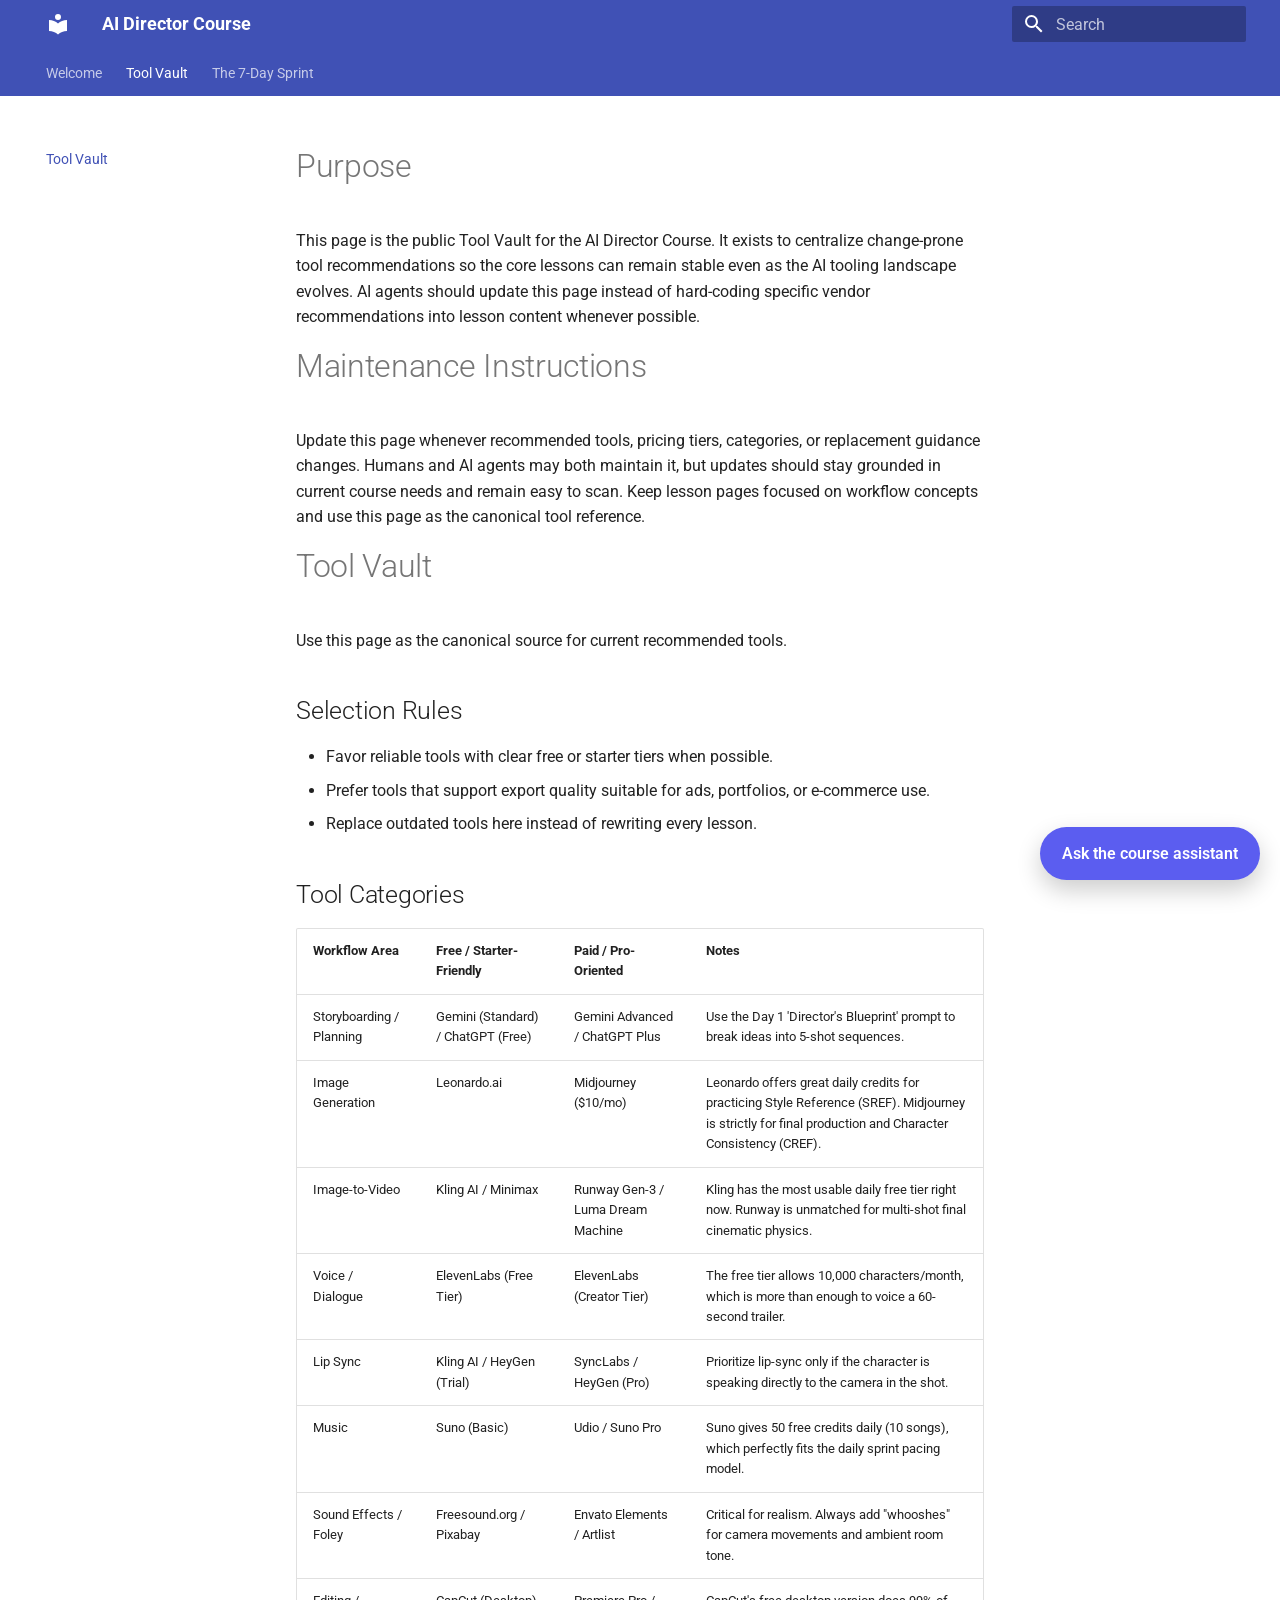
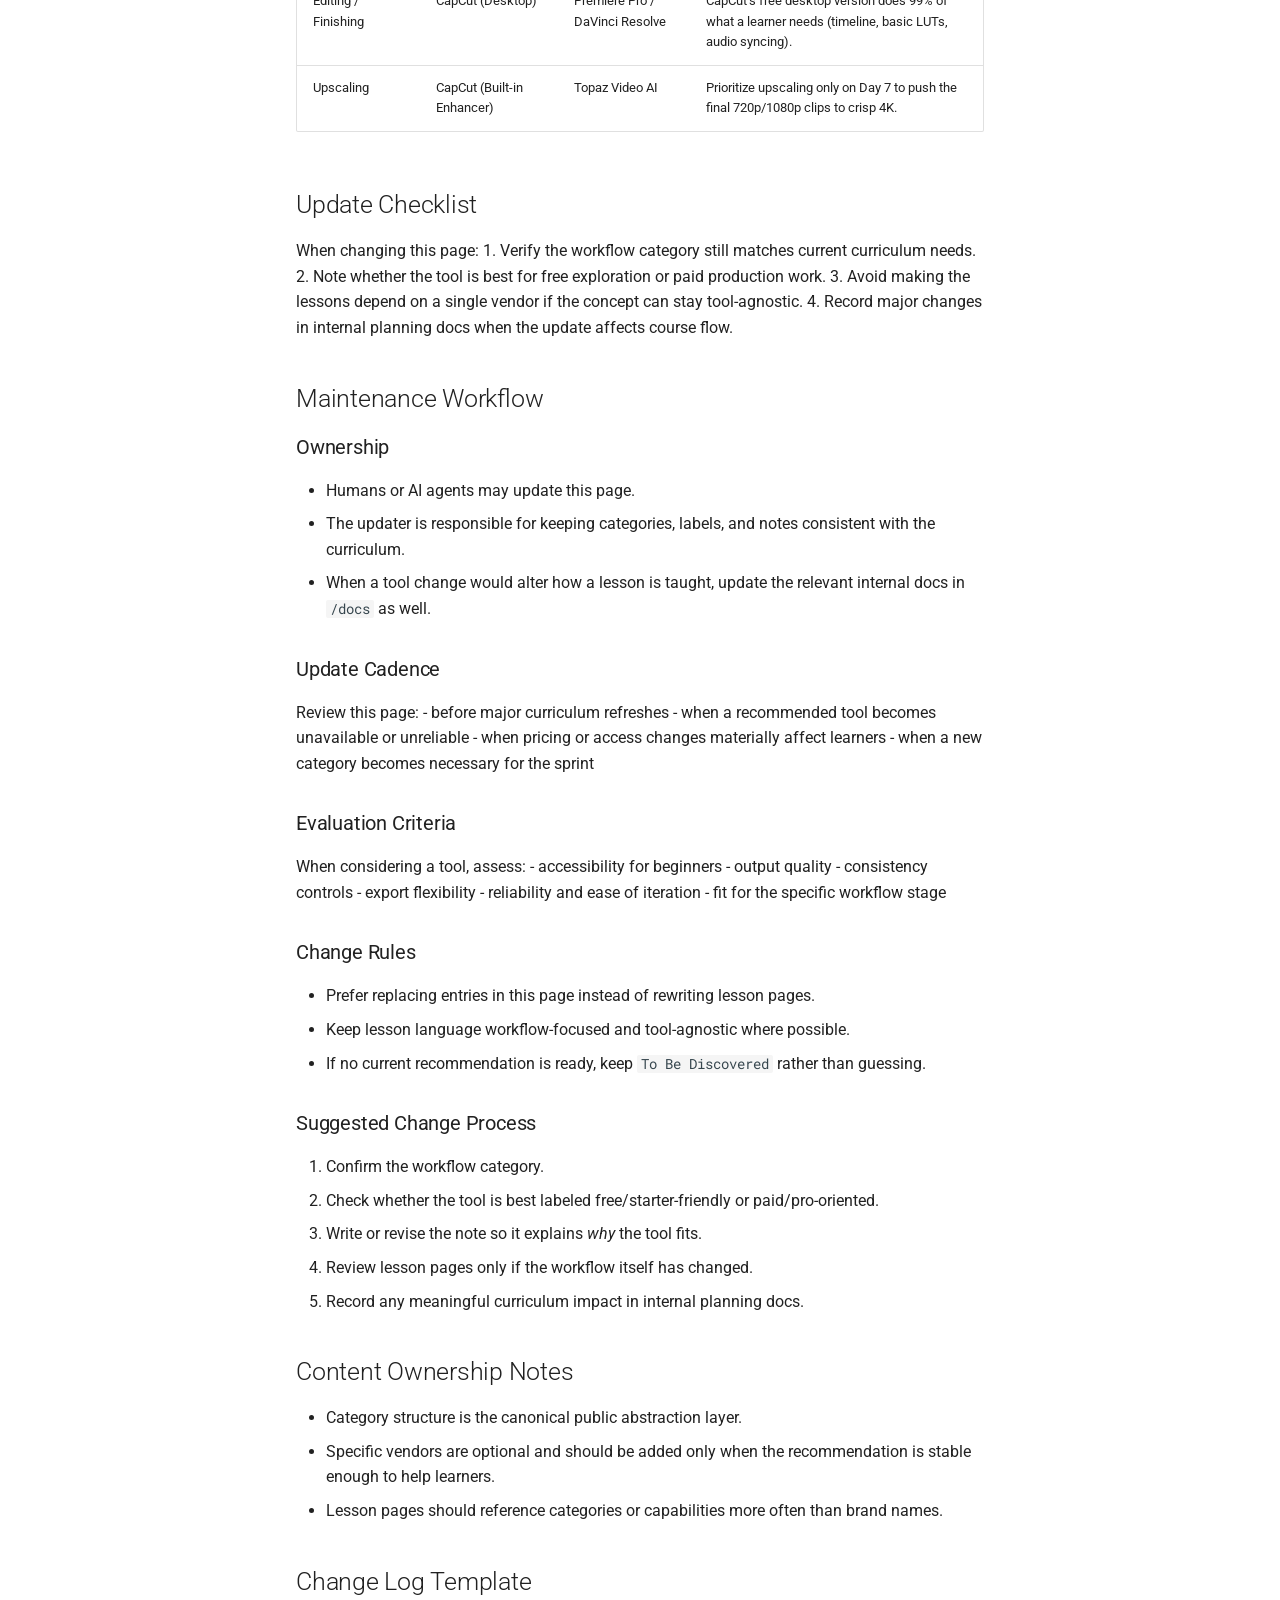
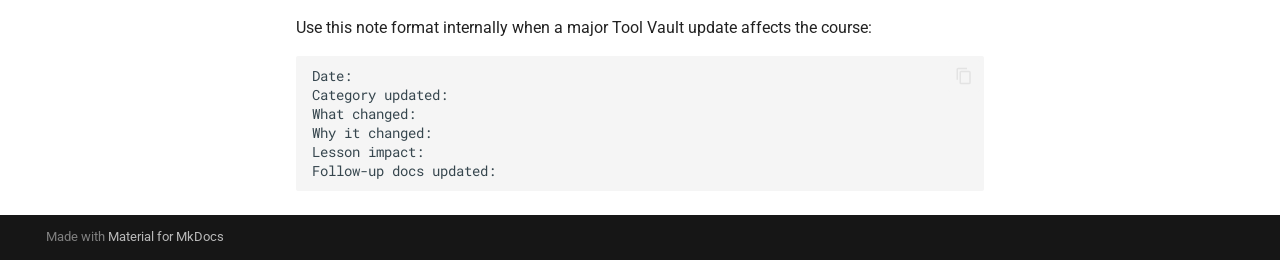
<file: tool-vault/index.html>
<!doctype html>
<html lang="en" class="no-js">
  <head>
    
      <meta charset="utf-8">
      <meta name="viewport" content="width=device-width,initial-scale=1">
      
        <meta name="description" content="A 7-day cinematic AI sprint for creators, marketers, and founders.">
      
      
        <meta name="author" content="Course Director">
      
      
      
        <link rel="prev" href="..">
      
      
        <link rel="next" href="../day-1-storyboard/">
      
      
        
      
      
      <link rel="icon" href="../assets/images/favicon.png">
      <meta name="generator" content="mkdocs-1.6.1, mkdocs-material-9.7.6">
    
    
      
        <title>Tool Vault - AI Director Course</title>
      
    
    
      <link rel="stylesheet" href="../assets/stylesheets/main.484c7ddc.min.css">
      
      


    
    
      
    
    
      
        
        
        <link rel="preconnect" href="https://fonts.gstatic.com" crossorigin>
        <link rel="stylesheet" href="https://fonts.googleapis.com/css?family=Roboto:300,300i,400,400i,700,700i%7CRoboto+Mono:400,400i,700,700i&display=fallback">
        <style>:root{--md-text-font:"Roboto";--md-code-font:"Roboto Mono"}</style>
      
    
    
      <link rel="stylesheet" href="../assets/stylesheets/chat-widget.css">
    
    <script>__md_scope=new URL("..",location),__md_hash=e=>[...e].reduce(((e,_)=>(e<<5)-e+_.charCodeAt(0)),0),__md_get=(e,_=localStorage,t=__md_scope)=>JSON.parse(_.getItem(t.pathname+"."+e)),__md_set=(e,_,t=localStorage,a=__md_scope)=>{try{t.setItem(a.pathname+"."+e,JSON.stringify(_))}catch(e){}}</script>
    
      

    
    
  
  <script>
    window.__AI_DIRECTOR_CHAT_CONFIG__ = {
      apiUrl: "http://127.0.0.1:8001/api/chat",
      launcherLabel: "Ask the course assistant",
      panelTitle: "Course Assistant",
      greeting: "Ask about the current lesson, workflow, or sprint steps."
    };
  </script>

  </head>
  
  
    <body dir="ltr">
  
    
    <input class="md-toggle" data-md-toggle="drawer" type="checkbox" id="__drawer" autocomplete="off">
    <input class="md-toggle" data-md-toggle="search" type="checkbox" id="__search" autocomplete="off">
    <label class="md-overlay" for="__drawer"></label>
    <div data-md-component="skip">
      
        
        <a href="#purpose" class="md-skip">
          Skip to content
        </a>
      
    </div>
    <div data-md-component="announce">
      
    </div>
    
    
      

<header class="md-header" data-md-component="header">
  <nav class="md-header__inner md-grid" aria-label="Header">
    <a href=".." title="AI Director Course" class="md-header__button md-logo" aria-label="AI Director Course" data-md-component="logo">
      
  
  <svg xmlns="http://www.w3.org/2000/svg" viewBox="0 0 24 24"><path d="M12 8a3 3 0 0 0 3-3 3 3 0 0 0-3-3 3 3 0 0 0-3 3 3 3 0 0 0 3 3m0 3.54C9.64 9.35 6.5 8 3 8v11c3.5 0 6.64 1.35 9 3.54 2.36-2.19 5.5-3.54 9-3.54V8c-3.5 0-6.64 1.35-9 3.54"/></svg>

    </a>
    <label class="md-header__button md-icon" for="__drawer">
      
      <svg xmlns="http://www.w3.org/2000/svg" viewBox="0 0 24 24"><path d="M3 6h18v2H3zm0 5h18v2H3zm0 5h18v2H3z"/></svg>
    </label>
    <div class="md-header__title" data-md-component="header-title">
      <div class="md-header__ellipsis">
        <div class="md-header__topic">
          <span class="md-ellipsis">
            AI Director Course
          </span>
        </div>
        <div class="md-header__topic" data-md-component="header-topic">
          <span class="md-ellipsis">
            
              Tool Vault
            
          </span>
        </div>
      </div>
    </div>
    
    
      <script>var palette=__md_get("__palette");if(palette&&palette.color){if("(prefers-color-scheme)"===palette.color.media){var media=matchMedia("(prefers-color-scheme: light)"),input=document.querySelector(media.matches?"[data-md-color-media='(prefers-color-scheme: light)']":"[data-md-color-media='(prefers-color-scheme: dark)']");palette.color.media=input.getAttribute("data-md-color-media"),palette.color.scheme=input.getAttribute("data-md-color-scheme"),palette.color.primary=input.getAttribute("data-md-color-primary"),palette.color.accent=input.getAttribute("data-md-color-accent")}for(var[key,value]of Object.entries(palette.color))document.body.setAttribute("data-md-color-"+key,value)}</script>
    
    
    
      
      
        <label class="md-header__button md-icon" for="__search">
          
          <svg xmlns="http://www.w3.org/2000/svg" viewBox="0 0 24 24"><path d="M9.5 3A6.5 6.5 0 0 1 16 9.5c0 1.61-.59 3.09-1.56 4.23l.27.27h.79l5 5-1.5 1.5-5-5v-.79l-.27-.27A6.52 6.52 0 0 1 9.5 16 6.5 6.5 0 0 1 3 9.5 6.5 6.5 0 0 1 9.5 3m0 2C7 5 5 7 5 9.5S7 14 9.5 14 14 12 14 9.5 12 5 9.5 5"/></svg>
        </label>
        <div class="md-search" data-md-component="search" role="dialog">
  <label class="md-search__overlay" for="__search"></label>
  <div class="md-search__inner" role="search">
    <form class="md-search__form" name="search">
      <input type="text" class="md-search__input" name="query" aria-label="Search" placeholder="Search" autocapitalize="off" autocorrect="off" autocomplete="off" spellcheck="false" data-md-component="search-query" required>
      <label class="md-search__icon md-icon" for="__search">
        
        <svg xmlns="http://www.w3.org/2000/svg" viewBox="0 0 24 24"><path d="M9.5 3A6.5 6.5 0 0 1 16 9.5c0 1.61-.59 3.09-1.56 4.23l.27.27h.79l5 5-1.5 1.5-5-5v-.79l-.27-.27A6.52 6.52 0 0 1 9.5 16 6.5 6.5 0 0 1 3 9.5 6.5 6.5 0 0 1 9.5 3m0 2C7 5 5 7 5 9.5S7 14 9.5 14 14 12 14 9.5 12 5 9.5 5"/></svg>
        
        <svg xmlns="http://www.w3.org/2000/svg" viewBox="0 0 24 24"><path d="M20 11v2H8l5.5 5.5-1.42 1.42L4.16 12l7.92-7.92L13.5 5.5 8 11z"/></svg>
      </label>
      <nav class="md-search__options" aria-label="Search">
        
        <button type="reset" class="md-search__icon md-icon" title="Clear" aria-label="Clear" tabindex="-1">
          
          <svg xmlns="http://www.w3.org/2000/svg" viewBox="0 0 24 24"><path d="M19 6.41 17.59 5 12 10.59 6.41 5 5 6.41 10.59 12 5 17.59 6.41 19 12 13.41 17.59 19 19 17.59 13.41 12z"/></svg>
        </button>
      </nav>
      
    </form>
    <div class="md-search__output">
      <div class="md-search__scrollwrap" tabindex="0" data-md-scrollfix>
        <div class="md-search-result" data-md-component="search-result">
          <div class="md-search-result__meta">
            Initializing search
          </div>
          <ol class="md-search-result__list" role="presentation"></ol>
        </div>
      </div>
    </div>
  </div>
</div>
      
    
    
  </nav>
  
</header>
    
    <div class="md-container" data-md-component="container">
      
      
        
          
            
<nav class="md-tabs" aria-label="Tabs" data-md-component="tabs">
  <div class="md-grid">
    <ul class="md-tabs__list">
      
        
  
  
  
  
    <li class="md-tabs__item">
      <a href=".." class="md-tabs__link">
        
  
  
    
  
  Welcome

      </a>
    </li>
  

      
        
  
  
  
    
  
  
    <li class="md-tabs__item md-tabs__item--active">
      <a href="./" class="md-tabs__link">
        
  
  
    
  
  Tool Vault

      </a>
    </li>
  

      
        
  
  
  
  
    
    
      <li class="md-tabs__item">
        <a href="../day-1-storyboard/" class="md-tabs__link">
          
  
  
  The 7-Day Sprint

        </a>
      </li>
    
  

      
    </ul>
  </div>
</nav>
          
        
      
      <main class="md-main" data-md-component="main">
        <div class="md-main__inner md-grid">
          
            
              
              <div class="md-sidebar md-sidebar--primary" data-md-component="sidebar" data-md-type="navigation" >
                <div class="md-sidebar__scrollwrap">
                  <div class="md-sidebar__inner">
                    


  


<nav class="md-nav md-nav--primary md-nav--lifted" aria-label="Navigation" data-md-level="0">
  <label class="md-nav__title" for="__drawer">
    <a href=".." title="AI Director Course" class="md-nav__button md-logo" aria-label="AI Director Course" data-md-component="logo">
      
  
  <svg xmlns="http://www.w3.org/2000/svg" viewBox="0 0 24 24"><path d="M12 8a3 3 0 0 0 3-3 3 3 0 0 0-3-3 3 3 0 0 0-3 3 3 3 0 0 0 3 3m0 3.54C9.64 9.35 6.5 8 3 8v11c3.5 0 6.64 1.35 9 3.54 2.36-2.19 5.5-3.54 9-3.54V8c-3.5 0-6.64 1.35-9 3.54"/></svg>

    </a>
    AI Director Course
  </label>
  
  <ul class="md-nav__list" data-md-scrollfix>
    
      
      
  
  
  
  
    <li class="md-nav__item">
      <a href=".." class="md-nav__link">
        
  
  
  <span class="md-ellipsis">
    
  
    Welcome
  

    
  </span>
  
  

      </a>
    </li>
  

    
      
      
  
  
    
  
  
  
    <li class="md-nav__item md-nav__item--active">
      
      <input class="md-nav__toggle md-toggle" type="checkbox" id="__toc">
      
      
        
      
      
      <a href="./" class="md-nav__link md-nav__link--active">
        
  
  
  <span class="md-ellipsis">
    
  
    Tool Vault
  

    
  </span>
  
  

      </a>
      
    </li>
  

    
      
      
  
  
  
  
    
    
    
    
      
      
        
      
    
    
    <li class="md-nav__item md-nav__item--nested">
      
        
        
        <input class="md-nav__toggle md-toggle " type="checkbox" id="__nav_3" >
        
          
          <label class="md-nav__link" for="__nav_3" id="__nav_3_label" tabindex="0">
            
  
  
  <span class="md-ellipsis">
    
  
    The 7-Day Sprint
  

    
  </span>
  
  

            <span class="md-nav__icon md-icon"></span>
          </label>
        
        <nav class="md-nav" data-md-level="1" aria-labelledby="__nav_3_label" aria-expanded="false">
          <label class="md-nav__title" for="__nav_3">
            <span class="md-nav__icon md-icon"></span>
            
  
    The 7-Day Sprint
  

          </label>
          <ul class="md-nav__list" data-md-scrollfix>
            
              
                
  
  
  
  
    <li class="md-nav__item">
      <a href="../day-1-storyboard/" class="md-nav__link">
        
  
  
  <span class="md-ellipsis">
    
  
    Day 1 - The Director's Blueprint
  

    
  </span>
  
  

      </a>
    </li>
  

              
            
              
                
  
  
  
  
    <li class="md-nav__item">
      <a href="../day-2-images/" class="md-nav__link">
        
  
  
  <span class="md-ellipsis">
    
  
    Day 2 - Mastering the Frame
  

    
  </span>
  
  

      </a>
    </li>
  

              
            
              
                
  
  
  
  
    <li class="md-nav__item">
      <a href="../day-3-video/" class="md-nav__link">
        
  
  
  <span class="md-ellipsis">
    
  
    Day 3 - Breathing Life
  

    
  </span>
  
  

      </a>
    </li>
  

              
            
              
                
  
  
  
  
    <li class="md-nav__item">
      <a href="../day-4-audio/" class="md-nav__link">
        
  
  
  <span class="md-ellipsis">
    
  
    Day 4 - The Spoken Word
  

    
  </span>
  
  

      </a>
    </li>
  

              
            
              
                
  
  
  
  
    <li class="md-nav__item">
      <a href="../day-5-music/" class="md-nav__link">
        
  
  
  <span class="md-ellipsis">
    
  
    Day 5 - The Atmosphere
  

    
  </span>
  
  

      </a>
    </li>
  

              
            
              
                
  
  
  
  
    <li class="md-nav__item">
      <a href="../day-6-editing/" class="md-nav__link">
        
  
  
  <span class="md-ellipsis">
    
  
    Day 6 - The Assembly Line
  

    
  </span>
  
  

      </a>
    </li>
  

              
            
              
                
  
  
  
  
    <li class="md-nav__item">
      <a href="../day-7-final/" class="md-nav__link">
        
  
  
  <span class="md-ellipsis">
    
  
    Day 7 - The Premiere
  

    
  </span>
  
  

      </a>
    </li>
  

              
            
          </ul>
        </nav>
      
    </li>
  

    
  </ul>
</nav>
                  </div>
                </div>
              </div>
            
            
              
              <div class="md-sidebar md-sidebar--secondary" data-md-component="sidebar" data-md-type="toc" >
                <div class="md-sidebar__scrollwrap">
                  <div class="md-sidebar__inner">
                    

<nav class="md-nav md-nav--secondary" aria-label="Table of contents">
  
  
  
    
  
  
</nav>
                  </div>
                </div>
              </div>
            
          
          
            <div class="md-content" data-md-component="content">
              
              <article class="md-content__inner md-typeset">
                
                  



<h1 id="purpose">Purpose</h1>
<p>This page is the public Tool Vault for the AI Director Course.
It exists to centralize change-prone tool recommendations so the core lessons can remain stable even as the AI tooling landscape evolves.
AI agents should update this page instead of hard-coding specific vendor recommendations into lesson content whenever possible.</p>
<h1 id="maintenance-instructions">Maintenance Instructions</h1>
<p>Update this page whenever recommended tools, pricing tiers, categories, or replacement guidance changes.
Humans and AI agents may both maintain it, but updates should stay grounded in current course needs and remain easy to scan.
Keep lesson pages focused on workflow concepts and use this page as the canonical tool reference.</p>
<h1 id="tool-vault">Tool Vault</h1>
<p>Use this page as the canonical source for current recommended tools.</p>
<h2 id="selection-rules">Selection Rules</h2>
<ul>
<li>Favor reliable tools with clear free or starter tiers when possible.</li>
<li>Prefer tools that support export quality suitable for ads, portfolios, or e-commerce use.</li>
<li>Replace outdated tools here instead of rewriting every lesson.</li>
</ul>
<h2 id="tool-categories">Tool Categories</h2>
<table>
<thead>
<tr>
<th>Workflow Area</th>
<th>Free / Starter-Friendly</th>
<th>Paid / Pro-Oriented</th>
<th>Notes</th>
</tr>
</thead>
<tbody>
<tr>
<td>Storyboarding / Planning</td>
<td>Gemini (Standard) / ChatGPT (Free)</td>
<td>Gemini Advanced / ChatGPT Plus</td>
<td>Use the Day 1 'Director's Blueprint' prompt to break ideas into 5-shot sequences.</td>
</tr>
<tr>
<td>Image Generation</td>
<td>Leonardo.ai</td>
<td>Midjourney ($10/mo)</td>
<td>Leonardo offers great daily credits for practicing Style Reference (SREF). Midjourney is strictly for final production and Character Consistency (CREF).</td>
</tr>
<tr>
<td>Image-to-Video</td>
<td>Kling AI / Minimax</td>
<td>Runway Gen-3 / Luma Dream Machine</td>
<td>Kling has the most usable daily free tier right now. Runway is unmatched for multi-shot final cinematic physics.</td>
</tr>
<tr>
<td>Voice / Dialogue</td>
<td>ElevenLabs (Free Tier)</td>
<td>ElevenLabs (Creator Tier)</td>
<td>The free tier allows 10,000 characters/month, which is more than enough to voice a 60-second trailer.</td>
</tr>
<tr>
<td>Lip Sync</td>
<td>Kling AI / HeyGen (Trial)</td>
<td>SyncLabs / HeyGen (Pro)</td>
<td>Prioritize lip-sync only if the character is speaking directly to the camera in the shot.</td>
</tr>
<tr>
<td>Music</td>
<td>Suno (Basic)</td>
<td>Udio / Suno Pro</td>
<td>Suno gives 50 free credits daily (10 songs), which perfectly fits the daily sprint pacing model.</td>
</tr>
<tr>
<td>Sound Effects / Foley</td>
<td>Freesound.org / Pixabay</td>
<td>Envato Elements / Artlist</td>
<td>Critical for realism. Always add "whooshes" for camera movements and ambient room tone.</td>
</tr>
<tr>
<td>Editing / Finishing</td>
<td>CapCut (Desktop)</td>
<td>Premiere Pro / DaVinci Resolve</td>
<td>CapCut's free desktop version does 99% of what a learner needs (timeline, basic LUTs, audio syncing).</td>
</tr>
<tr>
<td>Upscaling</td>
<td>CapCut (Built-in Enhancer)</td>
<td>Topaz Video AI</td>
<td>Prioritize upscaling only on Day 7 to push the final 720p/1080p clips to crisp 4K.</td>
</tr>
</tbody>
</table>
<h2 id="update-checklist">Update Checklist</h2>
<p>When changing this page:
1. Verify the workflow category still matches current curriculum needs.
2. Note whether the tool is best for free exploration or paid production work.
3. Avoid making the lessons depend on a single vendor if the concept can stay tool-agnostic.
4. Record major changes in internal planning docs when the update affects course flow.</p>
<h2 id="maintenance-workflow">Maintenance Workflow</h2>
<h3 id="ownership">Ownership</h3>
<ul>
<li>Humans or AI agents may update this page.</li>
<li>The updater is responsible for keeping categories, labels, and notes consistent with the curriculum.</li>
<li>When a tool change would alter how a lesson is taught, update the relevant internal docs in <code>/docs</code> as well.</li>
</ul>
<h3 id="update-cadence">Update Cadence</h3>
<p>Review this page:
- before major curriculum refreshes
- when a recommended tool becomes unavailable or unreliable
- when pricing or access changes materially affect learners
- when a new category becomes necessary for the sprint</p>
<h3 id="evaluation-criteria">Evaluation Criteria</h3>
<p>When considering a tool, assess:
- accessibility for beginners
- output quality
- consistency controls
- export flexibility
- reliability and ease of iteration
- fit for the specific workflow stage</p>
<h3 id="change-rules">Change Rules</h3>
<ul>
<li>Prefer replacing entries in this page instead of rewriting lesson pages.</li>
<li>Keep lesson language workflow-focused and tool-agnostic where possible.</li>
<li>If no current recommendation is ready, keep <code>To Be Discovered</code> rather than guessing.</li>
</ul>
<h3 id="suggested-change-process">Suggested Change Process</h3>
<ol>
<li>Confirm the workflow category.</li>
<li>Check whether the tool is best labeled free/starter-friendly or paid/pro-oriented.</li>
<li>Write or revise the note so it explains <em>why</em> the tool fits.</li>
<li>Review lesson pages only if the workflow itself has changed.</li>
<li>Record any meaningful curriculum impact in internal planning docs.</li>
</ol>
<h2 id="content-ownership-notes">Content Ownership Notes</h2>
<ul>
<li>Category structure is the canonical public abstraction layer.</li>
<li>Specific vendors are optional and should be added only when the recommendation is stable enough to help learners.</li>
<li>Lesson pages should reference categories or capabilities more often than brand names.</li>
</ul>
<h2 id="change-log-template">Change Log Template</h2>
<p>Use this note format internally when a major Tool Vault update affects the course:</p>
<div class="highlight"><pre><span></span><code>Date:
Category updated:
What changed:
Why it changed:
Lesson impact:
Follow-up docs updated:
</code></pre></div>












                
              </article>
            </div>
          
          
<script>var target=document.getElementById(location.hash.slice(1));target&&target.name&&(target.checked=target.name.startsWith("__tabbed_"))</script>
        </div>
        
      </main>
      
        <footer class="md-footer">
  
  <div class="md-footer-meta md-typeset">
    <div class="md-footer-meta__inner md-grid">
      <div class="md-copyright">
  
  
    Made with
    <a href="https://squidfunk.github.io/mkdocs-material/" target="_blank" rel="noopener">
      Material for MkDocs
    </a>
  
</div>
      
    </div>
  </div>
</footer>
      
    </div>
    <div class="md-dialog" data-md-component="dialog">
      <div class="md-dialog__inner md-typeset"></div>
    </div>
    
    
    
      
      
      <script id="__config" type="application/json">{"annotate": null, "base": "..", "features": ["navigation.tabs", "navigation.sections", "navigation.instant", "content.code.copy", "toc.follow"], "search": "../assets/javascripts/workers/search.2c215733.min.js", "tags": null, "translations": {"clipboard.copied": "Copied to clipboard", "clipboard.copy": "Copy to clipboard", "search.result.more.one": "1 more on this page", "search.result.more.other": "# more on this page", "search.result.none": "No matching documents", "search.result.one": "1 matching document", "search.result.other": "# matching documents", "search.result.placeholder": "Type to start searching", "search.result.term.missing": "Missing", "select.version": "Select version"}, "version": null}</script>
    
    
      <script src="../assets/javascripts/bundle.79ae519e.min.js"></script>
      
        <script src="../assets/javascripts/chat-widget.js"></script>
      
    
  </body>
</html>
</file>
<file: assets/stylesheets/chat-widget.css>
.ai-chat-widget {
  position: fixed;
  right: 1rem;
  bottom: 1rem;
  z-index: 200;
  font-size: 0.8rem;
}

.ai-chat-widget__launcher {
  border: none;
  border-radius: 999px;
  background: #5b5df0;
  color: #fff;
  padding: 0.85rem 1.1rem;
  font-weight: 600;
  cursor: pointer;
  box-shadow: 0 10px 25px rgba(0, 0, 0, 0.2);
}

.ai-chat-widget__panel {
  width: min(24rem, calc(100vw - 2rem));
  height: min(34rem, calc(100vh - 6rem));
  background: var(--md-default-bg-color, #fff);
  color: var(--md-default-fg-color, #1f2937);
  border: 1px solid rgba(128, 128, 128, 0.2);
  border-radius: 1rem;
  box-shadow: 0 24px 60px rgba(0, 0, 0, 0.18);
  display: none;
  flex-direction: column;
  overflow: hidden;
  margin-bottom: 0.75rem;
}

.ai-chat-widget__panel.is-open {
  display: flex;
}

.ai-chat-widget__header {
  display: flex;
  align-items: center;
  justify-content: space-between;
  padding: 0.9rem 1rem;
  border-bottom: 1px solid rgba(128, 128, 128, 0.2);
}

.ai-chat-widget__title {
  font-weight: 700;
}

.ai-chat-widget__close {
  background: transparent;
  border: none;
  cursor: pointer;
  color: inherit;
  font-size: 1rem;
}

.ai-chat-widget__messages {
  flex: 1;
  overflow-y: auto;
  padding: 1rem;
  display: flex;
  flex-direction: column;
  gap: 0.75rem;
  background: rgba(127, 127, 127, 0.04);
}

.ai-chat-widget__message {
  padding: 0.75rem 0.9rem;
  border-radius: 0.9rem;
  max-width: 90%;
  line-height: 1.45;
}

.ai-chat-widget__message--assistant {
  background: var(--md-code-bg-color, rgba(127, 127, 127, 0.14));
  align-self: flex-start;
}

.ai-chat-widget__message--user {
  background: #5b5df0;
  color: #fff;
  align-self: flex-end;
}

.ai-chat-widget__message p,
.ai-chat-widget__message ul {
  margin: 0;
}

.ai-chat-widget__message ul {
  margin-top: 0.45rem;
  padding-left: 1rem;
}

.ai-chat-widget__citations {
  margin-top: 0.55rem;
  display: flex;
  flex-direction: column;
  gap: 0.25rem;
}

.ai-chat-widget__citation,
.ai-chat-widget__citation-label {
  font-size: 0.72rem;
  color: var(--md-typeset-a-color, #4051b5);
  text-decoration: none;
}

.ai-chat-widget__citation-label {
  color: var(--md-default-fg-color--light, #6b7280);
}

.ai-chat-widget__form {
  display: grid;
  grid-template-columns: 1fr auto;
  gap: 0.5rem;
  padding: 0.9rem 1rem 1rem;
  border-top: 1px solid rgba(128, 128, 128, 0.2);
  background: var(--md-default-bg-color, #fff);
}

.ai-chat-widget__input {
  width: 100%;
  border: 1px solid rgba(128, 128, 128, 0.35);
  border-radius: 0.8rem;
  padding: 0.75rem 0.85rem;
  font: inherit;
  background: transparent;
  color: inherit;
}

.ai-chat-widget__submit {
  border: none;
  border-radius: 0.8rem;
  background: #5b5df0;
  color: #fff;
  padding: 0.75rem 1rem;
  font-weight: 600;
  cursor: pointer;
}

.ai-chat-widget__submit:disabled,
.ai-chat-widget__launcher:disabled {
  opacity: 0.6;
  cursor: wait;
}

.ai-chat-widget__status {
  padding: 0 1rem 0.75rem;
  font-size: 0.72rem;
  color: var(--md-default-fg-color--light, #6b7280);
}

.md-typeset pre {
  overflow-x: hidden;
  overflow-y: auto;
  max-height: 24rem;
}

.md-typeset pre code,
.md-typeset code[tabindex="0"] {
  white-space: pre-wrap;
  overflow-wrap: anywhere;
  word-break: break-word;
}

@media (max-width: 600px) {
  .ai-chat-widget {
    left: 1rem;
    right: 1rem;
  }

  .ai-chat-widget__panel {
    width: 100%;
    height: min(70vh, 32rem);
  }

  .ai-chat-widget__launcher {
    width: 100%;
  }
}
</file>
<file: assets/stylesheets/main.484c7ddc.min.css>
@charset "UTF-8";html{-webkit-text-size-adjust:none;-moz-text-size-adjust:none;text-size-adjust:none;box-sizing:border-box}*,:after,:before{box-sizing:inherit}@media (prefers-reduced-motion){*,:after,:before{transition:none!important}}body{margin:0}a,button,input,label{-webkit-tap-highlight-color:transparent}a{color:inherit;text-decoration:none}hr{border:0;box-sizing:initial;display:block;height:.05rem;overflow:visible;padding:0}small{font-size:80%}sub,sup{line-height:1em}img{border-style:none}table{border-collapse:initial;border-spacing:0}td,th{font-weight:400;vertical-align:top}button{background:#0000;border:0;font-family:inherit;font-size:inherit;margin:0;padding:0}input{border:0;outline:none}:root{--md-primary-fg-color:#4051b5;--md-primary-fg-color--light:#5d6cc0;--md-primary-fg-color--dark:#303fa1;--md-primary-bg-color:#fff;--md-primary-bg-color--light:#ffffffb3;--md-accent-fg-color:#526cfe;--md-accent-fg-color--transparent:#526cfe1a;--md-accent-bg-color:#fff;--md-accent-bg-color--light:#ffffffb3}[data-md-color-scheme=default]{color-scheme:light}[data-md-color-scheme=default] img[src$="#gh-dark-mode-only"],[data-md-color-scheme=default] img[src$="#only-dark"]{display:none}:root,[data-md-color-scheme=default]{--md-hue:225deg;--md-default-fg-color:#000000de;--md-default-fg-color--light:#0000008a;--md-default-fg-color--lighter:#00000052;--md-default-fg-color--lightest:#00000012;--md-default-bg-color:#fff;--md-default-bg-color--light:#ffffffb3;--md-default-bg-color--lighter:#ffffff4d;--md-default-bg-color--lightest:#ffffff1f;--md-code-fg-color:#36464e;--md-code-bg-color:#f5f5f5;--md-code-bg-color--light:#f5f5f5b3;--md-code-bg-color--lighter:#f5f5f54d;--md-code-hl-color:#4287ff;--md-code-hl-color--light:#4287ff1a;--md-code-hl-number-color:#d52a2a;--md-code-hl-special-color:#db1457;--md-code-hl-function-color:#a846b9;--md-code-hl-constant-color:#6e59d9;--md-code-hl-keyword-color:#3f6ec6;--md-code-hl-string-color:#1c7d4d;--md-code-hl-name-color:var(--md-code-fg-color);--md-code-hl-operator-color:var(--md-default-fg-color--light);--md-code-hl-punctuation-color:var(--md-default-fg-color--light);--md-code-hl-comment-color:var(--md-default-fg-color--light);--md-code-hl-generic-color:var(--md-default-fg-color--light);--md-code-hl-variable-color:var(--md-default-fg-color--light);--md-typeset-color:var(--md-default-fg-color);--md-typeset-a-color:var(--md-primary-fg-color);--md-typeset-del-color:#f5503d26;--md-typeset-ins-color:#0bd57026;--md-typeset-kbd-color:#fafafa;--md-typeset-kbd-accent-color:#fff;--md-typeset-kbd-border-color:#b8b8b8;--md-typeset-mark-color:#ffff0080;--md-typeset-table-color:#0000001f;--md-typeset-table-color--light:rgba(0,0,0,.035);--md-admonition-fg-color:var(--md-default-fg-color);--md-admonition-bg-color:var(--md-default-bg-color);--md-warning-fg-color:#000000de;--md-warning-bg-color:#ff9;--md-footer-fg-color:#fff;--md-footer-fg-color--light:#ffffffb3;--md-footer-fg-color--lighter:#ffffff73;--md-footer-bg-color:#000000de;--md-footer-bg-color--dark:#00000052;--md-shadow-z1:0 0.2rem 0.5rem #0000000d,0 0 0.05rem #0000001a;--md-shadow-z2:0 0.2rem 0.5rem #0000001a,0 0 0.05rem #00000040;--md-shadow-z3:0 0.2rem 0.5rem #0003,0 0 0.05rem #00000059}.md-icon svg{fill:currentcolor;display:block;height:1.2rem;width:1.2rem}body{-webkit-font-smoothing:antialiased;-moz-osx-font-smoothing:grayscale;--md-text-font-family:var(--md-text-font,_),-apple-system,BlinkMacSystemFont,Helvetica,Arial,sans-serif;--md-code-font-family:var(--md-code-font,_),SFMono-Regular,Consolas,Menlo,monospace}aside,body,input{font-feature-settings:"kern","liga";color:var(--md-typeset-color);font-family:var(--md-text-font-family)}code,kbd,pre{font-feature-settings:"kern";font-family:var(--md-code-font-family)}:root{--md-typeset-table-sort-icon:url('data:image/svg+xml;charset=utf-8,<svg xmlns="http://www.w3.org/2000/svg" viewBox="0 0 24 24"><path d="m18 21-4-4h3V7h-3l4-4 4 4h-3v10h3M2 19v-2h10v2M2 13v-2h7v2M2 7V5h4v2z"/></svg>');--md-typeset-table-sort-icon--asc:url('data:image/svg+xml;charset=utf-8,<svg xmlns="http://www.w3.org/2000/svg" viewBox="0 0 24 24"><path d="M19 17h3l-4 4-4-4h3V3h2M2 17h10v2H2M6 5v2H2V5m0 6h7v2H2z"/></svg>');--md-typeset-table-sort-icon--desc:url('data:image/svg+xml;charset=utf-8,<svg xmlns="http://www.w3.org/2000/svg" viewBox="0 0 24 24"><path d="M19 7h3l-4-4-4 4h3v14h2M2 17h10v2H2M6 5v2H2V5m0 6h7v2H2z"/></svg>')}.md-typeset{-webkit-print-color-adjust:exact;color-adjust:exact;font-size:.8rem;line-height:1.6;overflow-wrap:break-word}@media print{.md-typeset{font-size:.68rem}}.md-typeset blockquote,.md-typeset dl,.md-typeset figure,.md-typeset ol,.md-typeset pre,.md-typeset ul{margin-bottom:1em;margin-top:1em}.md-typeset h1{color:var(--md-default-fg-color--light);font-size:2em;line-height:1.3;margin:0 0 1.25em}.md-typeset h1,.md-typeset h2{font-weight:300;letter-spacing:-.01em}.md-typeset h2{font-size:1.5625em;line-height:1.4;margin:1.6em 0 .64em}.md-typeset h3{font-size:1.25em;font-weight:400;letter-spacing:-.01em;line-height:1.5;margin:1.6em 0 .8em}.md-typeset h2+h3{margin-top:.8em}.md-typeset h4{font-weight:700;letter-spacing:-.01em;margin:1em 0}.md-typeset h5,.md-typeset h6{color:var(--md-default-fg-color--light);font-size:.8em;font-weight:700;letter-spacing:-.01em;margin:1.25em 0}.md-typeset h5{text-transform:uppercase}.md-typeset h5 code{text-transform:none}.md-typeset hr{border-bottom:.05rem solid var(--md-default-fg-color--lightest);display:flow-root;margin:1.5em 0}.md-typeset a{color:var(--md-typeset-a-color);word-break:break-word}.md-typeset a,.md-typeset a:before{transition:color 125ms}.md-typeset a:focus,.md-typeset a:hover{color:var(--md-accent-fg-color)}.md-typeset a:focus code,.md-typeset a:hover code{background-color:var(--md-accent-fg-color--transparent);color:var(--md-accent-fg-color)}.md-typeset a code{color:var(--md-typeset-a-color)}.md-typeset a.focus-visible{outline-color:var(--md-accent-fg-color);outline-offset:.2rem}.md-typeset code,.md-typeset kbd,.md-typeset pre{color:var(--md-code-fg-color);direction:ltr;font-variant-ligatures:none;transition:background-color 125ms}@media print{.md-typeset code,.md-typeset kbd,.md-typeset pre{white-space:pre-wrap}}.md-typeset code{background-color:var(--md-code-bg-color);border-radius:.1rem;-webkit-box-decoration-break:clone;box-decoration-break:clone;font-size:.85em;padding:0 .2941176471em;transition:color 125ms,background-color 125ms;word-break:break-word}.md-typeset code:not(.focus-visible){-webkit-tap-highlight-color:transparent;outline:none}.md-typeset pre{display:flow-root;line-height:1.4;position:relative}.md-typeset pre>code{-webkit-box-decoration-break:slice;box-decoration-break:slice;box-shadow:none;display:block;margin:0;outline-color:var(--md-accent-fg-color);overflow:auto;padding:.7720588235em 1.1764705882em;scrollbar-color:var(--md-default-fg-color--lighter) #0000;scrollbar-width:thin;touch-action:auto;word-break:normal}.md-typeset pre>code:hover{scrollbar-color:var(--md-accent-fg-color) #0000}.md-typeset pre>code::-webkit-scrollbar{height:.2rem;width:.2rem}.md-typeset pre>code::-webkit-scrollbar-thumb{background-color:var(--md-default-fg-color--lighter)}.md-typeset pre>code::-webkit-scrollbar-thumb:hover{background-color:var(--md-accent-fg-color)}.md-typeset kbd{background-color:var(--md-typeset-kbd-color);border-radius:.1rem;box-shadow:0 .1rem 0 .05rem var(--md-typeset-kbd-border-color),0 .1rem 0 var(--md-typeset-kbd-border-color),0 -.1rem .2rem var(--md-typeset-kbd-accent-color) inset;color:var(--md-default-fg-color);display:inline-block;font-size:.75em;padding:0 .6666666667em;vertical-align:text-top;word-break:break-word}.md-typeset mark{background-color:var(--md-typeset-mark-color);-webkit-box-decoration-break:clone;box-decoration-break:clone;color:inherit;word-break:break-word}.md-typeset abbr{cursor:help;text-decoration:none}.md-typeset [data-preview],.md-typeset abbr{border-bottom:.05rem dotted var(--md-default-fg-color--light)}.md-typeset small{opacity:.75}[dir=ltr] .md-typeset sub,[dir=ltr] .md-typeset sup{margin-left:.078125em}[dir=rtl] .md-typeset sub,[dir=rtl] .md-typeset sup{margin-right:.078125em}[dir=ltr] .md-typeset blockquote{padding-left:.6rem}[dir=rtl] .md-typeset blockquote{padding-right:.6rem}[dir=ltr] .md-typeset blockquote{border-left:.2rem solid var(--md-default-fg-color--lighter)}[dir=rtl] .md-typeset blockquote{border-right:.2rem solid var(--md-default-fg-color--lighter)}.md-typeset blockquote{color:var(--md-default-fg-color--light);margin-left:0;margin-right:0}.md-typeset ul{list-style-type:disc}.md-typeset ul[type]{list-style-type:revert-layer}[dir=ltr] .md-typeset ol,[dir=ltr] .md-typeset ul{margin-left:.625em}[dir=rtl] .md-typeset ol,[dir=rtl] .md-typeset ul{margin-right:.625em}.md-typeset ol,.md-typeset ul{padding:0}.md-typeset ol:not([hidden]),.md-typeset ul:not([hidden]){display:flow-root}.md-typeset ol ol,.md-typeset ul ol{list-style-type:lower-alpha}.md-typeset ol ol ol,.md-typeset ul ol ol{list-style-type:lower-roman}.md-typeset ol ol ol ol,.md-typeset ul ol ol ol{list-style-type:upper-alpha}.md-typeset ol ol ol ol ol,.md-typeset ul ol ol ol ol{list-style-type:upper-roman}.md-typeset ol[type],.md-typeset ul[type]{list-style-type:revert-layer}[dir=ltr] .md-typeset ol li,[dir=ltr] .md-typeset ul li{margin-left:1.25em}[dir=rtl] .md-typeset ol li,[dir=rtl] .md-typeset ul li{margin-right:1.25em}.md-typeset ol li,.md-typeset ul li{margin-bottom:.5em}.md-typeset ol li blockquote,.md-typeset ol li p,.md-typeset ul li blockquote,.md-typeset ul li p{margin:.5em 0}.md-typeset ol li:last-child,.md-typeset ul li:last-child{margin-bottom:0}[dir=ltr] .md-typeset ol li ol,[dir=ltr] .md-typeset ol li ul,[dir=ltr] .md-typeset ul li ol,[dir=ltr] .md-typeset ul li ul{margin-left:.625em}[dir=rtl] .md-typeset ol li ol,[dir=rtl] .md-typeset ol li ul,[dir=rtl] .md-typeset ul li ol,[dir=rtl] .md-typeset ul li ul{margin-right:.625em}.md-typeset ol li ol,.md-typeset ol li ul,.md-typeset ul li ol,.md-typeset ul li ul{margin-bottom:.5em;margin-top:.5em}[dir=ltr] .md-typeset dd{margin-left:1.875em}[dir=rtl] .md-typeset dd{margin-right:1.875em}.md-typeset dd{margin-bottom:1.5em;margin-top:1em}.md-typeset img,.md-typeset svg,.md-typeset video{height:auto;max-width:100%}.md-typeset img[align=left]{margin:1em 1em 1em 0}.md-typeset img[align=right]{margin:1em 0 1em 1em}.md-typeset img[align]:only-child{margin-top:0}.md-typeset figure{display:flow-root;margin:1em auto;max-width:100%;text-align:center;width:fit-content}.md-typeset figure img{display:block;margin:0 auto}.md-typeset figcaption{font-style:italic;margin:1em auto;max-width:24rem}.md-typeset iframe{max-width:100%}.md-typeset table:not([class]){background-color:var(--md-default-bg-color);border:.05rem solid var(--md-typeset-table-color);border-radius:.1rem;display:inline-block;font-size:.64rem;max-width:100%;overflow:auto;touch-action:auto}@media print{.md-typeset table:not([class]){display:table}}.md-typeset table:not([class])+*{margin-top:1.5em}.md-typeset table:not([class]) td>:first-child,.md-typeset table:not([class]) th>:first-child{margin-top:0}.md-typeset table:not([class]) td>:last-child,.md-typeset table:not([class]) th>:last-child{margin-bottom:0}.md-typeset table:not([class]) td:not([align]),.md-typeset table:not([class]) th:not([align]){text-align:left}[dir=rtl] .md-typeset table:not([class]) td:not([align]),[dir=rtl] .md-typeset table:not([class]) th:not([align]){text-align:right}.md-typeset table:not([class]) th{font-weight:700;min-width:5rem;padding:.9375em 1.25em;vertical-align:top}.md-typeset table:not([class]) td{border-top:.05rem solid var(--md-typeset-table-color);padding:.9375em 1.25em;vertical-align:top}.md-typeset table:not([class]) tbody tr{transition:background-color 125ms}.md-typeset table:not([class]) tbody tr:hover{background-color:var(--md-typeset-table-color--light);box-shadow:0 .05rem 0 var(--md-default-bg-color) inset}.md-typeset table:not([class]) a{word-break:normal}.md-typeset table th[role=columnheader]{cursor:pointer}[dir=ltr] .md-typeset table th[role=columnheader]:after{margin-left:.5em}[dir=rtl] .md-typeset table th[role=columnheader]:after{margin-right:.5em}.md-typeset table th[role=columnheader]:after{content:"";display:inline-block;height:1.2em;-webkit-mask-image:var(--md-typeset-table-sort-icon);mask-image:var(--md-typeset-table-sort-icon);-webkit-mask-repeat:no-repeat;mask-repeat:no-repeat;-webkit-mask-size:contain;mask-size:contain;transition:background-color 125ms;vertical-align:text-bottom;width:1.2em}.md-typeset table th[role=columnheader]:hover:after{background-color:var(--md-default-fg-color--lighter)}.md-typeset table th[role=columnheader][aria-sort=ascending]:after{background-color:var(--md-default-fg-color--light);-webkit-mask-image:var(--md-typeset-table-sort-icon--asc);mask-image:var(--md-typeset-table-sort-icon--asc)}.md-typeset table th[role=columnheader][aria-sort=descending]:after{background-color:var(--md-default-fg-color--light);-webkit-mask-image:var(--md-typeset-table-sort-icon--desc);mask-image:var(--md-typeset-table-sort-icon--desc)}.md-typeset__scrollwrap{margin:1em -.8rem;overflow-x:auto;touch-action:auto}.md-typeset__table{display:inline-block;margin-bottom:.5em;padding:0 .8rem}@media print{.md-typeset__table{display:block}}html .md-typeset__table table{display:table;margin:0;overflow:hidden;width:100%}@media screen and (max-width:44.984375em){.md-content__inner>pre{margin:1em -.8rem}.md-content__inner>pre code{border-radius:0}}.md-typeset .md-author{border-radius:100%;display:block;flex-shrink:0;height:1.6rem;overflow:hidden;position:relative;transition:color 125ms,transform 125ms;width:1.6rem}.md-typeset .md-author img{display:block}.md-typeset .md-author--more{background:var(--md-default-fg-color--lightest);color:var(--md-default-fg-color--lighter);font-size:.6rem;font-weight:700;line-height:1.6rem;text-align:center}.md-typeset .md-author--long{height:2.4rem;width:2.4rem}.md-typeset a.md-author{transform:scale(1)}.md-typeset a.md-author img{border-radius:100%;filter:grayscale(100%) opacity(75%);transition:filter 125ms}.md-typeset a.md-author:focus,.md-typeset a.md-author:hover{transform:scale(1.1);z-index:1}.md-typeset a.md-author:focus img,.md-typeset a.md-author:hover img{filter:grayscale(0)}.md-banner{background-color:var(--md-footer-bg-color);color:var(--md-footer-fg-color);overflow:auto}@media print{.md-banner{display:none}}.md-banner--warning{background-color:var(--md-warning-bg-color);color:var(--md-warning-fg-color)}.md-banner__inner{font-size:.7rem;margin:.6rem auto;padding:0 .8rem}[dir=ltr] .md-banner__button{float:right}[dir=rtl] .md-banner__button{float:left}.md-banner__button{color:inherit;cursor:pointer;transition:opacity .25s}.no-js .md-banner__button{display:none}.md-banner__button:hover{opacity:.7}html{font-size:125%;height:100%;overflow-x:hidden}@media screen and (min-width:100em){html{font-size:137.5%}}@media screen and (min-width:125em){html{font-size:150%}}body{background-color:var(--md-default-bg-color);display:flex;flex-direction:column;font-size:.5rem;min-height:100%;position:relative;width:100%}@media print{body{display:block}}@media screen and (max-width:59.984375em){body[data-md-scrolllock]{position:fixed}}.md-grid{margin-left:auto;margin-right:auto;max-width:61rem}.md-container{display:flex;flex-direction:column;flex-grow:1}@media print{.md-container{display:block}}.md-main{flex-grow:1}.md-main__inner{display:flex;height:100%;margin-top:1.5rem}.md-ellipsis{overflow:hidden;text-overflow:ellipsis}.md-toggle{display:none}.md-option{height:0;opacity:0;position:absolute;width:0}.md-option:checked+label:not([hidden]){display:block}.md-option.focus-visible+label{outline-color:var(--md-accent-fg-color);outline-style:auto}.md-skip{background-color:var(--md-default-fg-color);border-radius:.1rem;color:var(--md-default-bg-color);font-size:.64rem;margin:.5rem;opacity:0;outline-color:var(--md-accent-fg-color);padding:.3rem .5rem;position:fixed;transform:translateY(.4rem);z-index:-1}.md-skip:focus{opacity:1;transform:translateY(0);transition:transform .25s cubic-bezier(.4,0,.2,1),opacity 175ms 75ms;z-index:10}@page{margin:25mm}:root{--md-clipboard-icon:url('data:image/svg+xml;charset=utf-8,<svg xmlns="http://www.w3.org/2000/svg" viewBox="0 0 24 24"><path d="M19 21H8V7h11m0-2H8a2 2 0 0 0-2 2v14a2 2 0 0 0 2 2h11a2 2 0 0 0 2-2V7a2 2 0 0 0-2-2m-3-4H4a2 2 0 0 0-2 2v14h2V3h12z"/></svg>')}.md-clipboard{border-radius:.1rem;color:var(--md-default-fg-color--lightest);cursor:pointer;height:1.5em;outline-color:var(--md-accent-fg-color);outline-offset:.1rem;transition:color .25s;width:1.5em;z-index:1}@media print{.md-clipboard{display:none}}.md-clipboard:not(.focus-visible){-webkit-tap-highlight-color:transparent;outline:none}:hover>.md-clipboard{color:var(--md-default-fg-color--light)}.md-clipboard:focus,.md-clipboard:hover{color:var(--md-accent-fg-color)}.md-clipboard:after{background-color:currentcolor;content:"";display:block;height:1.125em;margin:0 auto;-webkit-mask-image:var(--md-clipboard-icon);mask-image:var(--md-clipboard-icon);-webkit-mask-position:center;mask-position:center;-webkit-mask-repeat:no-repeat;mask-repeat:no-repeat;-webkit-mask-size:contain;mask-size:contain;width:1.125em}.md-clipboard--inline{cursor:pointer}.md-clipboard--inline code{transition:color .25s,background-color .25s}.md-clipboard--inline:focus code,.md-clipboard--inline:hover code{background-color:var(--md-accent-fg-color--transparent);color:var(--md-accent-fg-color)}:root{--md-code-select-icon:url('data:image/svg+xml;charset=utf-8,<svg xmlns="http://www.w3.org/2000/svg" viewBox="0 0 24 24"><path d="M19 19h-4v2h4c1.1 0 2-.9 2-2v-4h-2m0-12h-4v2h4v4h2V5c0-1.1-.9-2-2-2M5 5h4V3H5c-1.1 0-2 .9-2 2v4h2m0 6H3v4c0 1.1.9 2 2 2h4v-2H5zm2-4h2v2H7zm4 0h2v2h-2zm4 0h2v2h-2zM7 7h2v2H7zm4 0h2v2h-2zm4 0h2v2h-2zm-8 8h2v2H7zm4 0h2v2h-2zm4 0h2v2h-2z"/></svg>');--md-code-copy-icon:url('data:image/svg+xml;charset=utf-8,<svg xmlns="http://www.w3.org/2000/svg" viewBox="0 0 24 24"><path d="M19 21H8V7h11m0-2H8a2 2 0 0 0-2 2v14a2 2 0 0 0 2 2h11a2 2 0 0 0 2-2V7a2 2 0 0 0-2-2m-3-4H4a2 2 0 0 0-2 2v14h2V3h12z"/></svg>')}.md-typeset .md-code__content{display:grid}.md-code__nav{background-color:var(--md-code-bg-color--lighter);border-radius:.1rem;display:flex;gap:.2rem;padding:.2rem;position:absolute;right:.25em;top:.25em;transition:background-color .25s;z-index:1}:hover>.md-code__nav{background-color:var(--md-code-bg-color--light)}.md-code__button{color:var(--md-default-fg-color--lightest);cursor:pointer;display:block;height:1.5em;outline-color:var(--md-accent-fg-color);outline-offset:.1rem;transition:color .25s;width:1.5em}:hover>*>.md-code__button{color:var(--md-default-fg-color--light)}.md-code__button.focus-visible,.md-code__button:hover{color:var(--md-accent-fg-color)}.md-code__button--active{color:var(--md-default-fg-color)!important}.md-code__button:after{background-color:currentcolor;content:"";display:block;height:1.125em;margin:0 auto;-webkit-mask-position:center;mask-position:center;-webkit-mask-repeat:no-repeat;mask-repeat:no-repeat;-webkit-mask-size:contain;mask-size:contain;width:1.125em}.md-code__button[data-md-type=select]:after{-webkit-mask-image:var(--md-code-select-icon);mask-image:var(--md-code-select-icon)}.md-code__button[data-md-type=copy]:after{-webkit-mask-image:var(--md-code-copy-icon);mask-image:var(--md-code-copy-icon)}@keyframes consent{0%{opacity:0;transform:translateY(100%)}to{opacity:1;transform:translateY(0)}}@keyframes overlay{0%{opacity:0}to{opacity:1}}.md-consent__overlay{animation:overlay .25s both;-webkit-backdrop-filter:blur(.1rem);backdrop-filter:blur(.1rem);background-color:#0000008a;height:100%;opacity:1;position:fixed;top:0;width:100%;z-index:5}.md-consent__inner{animation:consent .5s cubic-bezier(.1,.7,.1,1) both;background-color:var(--md-default-bg-color);border:0;border-radius:.1rem;bottom:0;box-shadow:0 0 .2rem #0000001a,0 .2rem .4rem #0003;max-height:100%;overflow:auto;padding:0;position:fixed;width:100%;z-index:5}.md-consent__form{padding:.8rem}.md-consent__settings{display:none;margin:1em 0}input:checked+.md-consent__settings{display:block}.md-consent__controls{margin-bottom:.8rem}.md-typeset .md-consent__controls .md-button{display:inline}@media screen and (max-width:44.984375em){.md-typeset .md-consent__controls .md-button{display:block;margin-top:.4rem;text-align:center;width:100%}}.md-consent label{cursor:pointer}.md-content{flex-grow:1;min-width:0}.md-content__inner{margin:0 .8rem 1.2rem;padding-top:.6rem}@media screen and (min-width:76.25em){[dir=ltr] .md-sidebar--primary:not([hidden])~.md-content>.md-content__inner{margin-left:1.2rem}[dir=ltr] .md-sidebar--secondary:not([hidden])~.md-content>.md-content__inner,[dir=rtl] .md-sidebar--primary:not([hidden])~.md-content>.md-content__inner{margin-right:1.2rem}[dir=rtl] .md-sidebar--secondary:not([hidden])~.md-content>.md-content__inner{margin-left:1.2rem}}.md-content__inner:before{content:"";display:block;height:.4rem}.md-content__inner>:last-child{margin-bottom:0}[dir=ltr] .md-content__button{float:right}[dir=rtl] .md-content__button{float:left}[dir=ltr] .md-content__button{margin-left:.4rem}[dir=rtl] .md-content__button{margin-right:.4rem}.md-content__button{margin:.4rem 0;padding:0}@media print{.md-content__button{display:none}}.md-typeset .md-content__button{color:var(--md-default-fg-color--lighter)}.md-content__button svg{display:inline;vertical-align:top}[dir=rtl] .md-content__button svg{transform:scaleX(-1)}[dir=ltr] .md-dialog{right:.8rem}[dir=rtl] .md-dialog{left:.8rem}.md-dialog{background-color:var(--md-default-fg-color);border-radius:.1rem;bottom:.8rem;box-shadow:var(--md-shadow-z3);min-width:11.1rem;opacity:0;padding:.4rem .6rem;pointer-events:none;position:fixed;transform:translateY(100%);transition:transform 0ms .4s,opacity .4s;z-index:4}@media print{.md-dialog{display:none}}.md-dialog--active{opacity:1;pointer-events:auto;transform:translateY(0);transition:transform .4s cubic-bezier(.075,.85,.175,1),opacity .4s}.md-dialog__inner{color:var(--md-default-bg-color);font-size:.7rem}.md-feedback{margin:2em 0 1em;text-align:center}.md-feedback fieldset{border:none;margin:0;padding:0}.md-feedback__title{font-weight:700;margin:1em auto}.md-feedback__inner{position:relative}.md-feedback__list{display:flex;flex-wrap:wrap;place-content:baseline center;position:relative}.md-feedback__list:hover .md-icon:not(:disabled){color:var(--md-default-fg-color--lighter)}:disabled .md-feedback__list{min-height:1.8rem}.md-feedback__icon{color:var(--md-default-fg-color--light);cursor:pointer;flex-shrink:0;margin:0 .1rem;transition:color 125ms}.md-feedback__icon:not(:disabled).md-icon:hover{color:var(--md-accent-fg-color)}.md-feedback__icon:disabled{color:var(--md-default-fg-color--lightest);pointer-events:none}.md-feedback__note{opacity:0;position:relative;transform:translateY(.4rem);transition:transform .4s cubic-bezier(.1,.7,.1,1),opacity .15s}.md-feedback__note>*{margin:0 auto;max-width:16rem}:disabled .md-feedback__note{opacity:1;transform:translateY(0)}@media print{.md-feedback{display:none}}.md-footer{background-color:var(--md-footer-bg-color);color:var(--md-footer-fg-color)}@media print{.md-footer{display:none}}.md-footer__inner{justify-content:space-between;overflow:auto;padding:.2rem}.md-footer__inner:not([hidden]){display:flex}.md-footer__link{align-items:end;display:flex;flex-grow:0.01;margin-bottom:.4rem;margin-top:1rem;max-width:100%;outline-color:var(--md-accent-fg-color);overflow:hidden;transition:opacity .25s}.md-footer__link:focus,.md-footer__link:hover{opacity:.7}[dir=rtl] .md-footer__link svg{transform:scaleX(-1)}@media screen and (max-width:44.984375em){.md-footer__link--prev{flex-shrink:0}.md-footer__link--prev .md-footer__title{display:none}}[dir=ltr] .md-footer__link--next{margin-left:auto}[dir=rtl] .md-footer__link--next{margin-right:auto}.md-footer__link--next{text-align:right}[dir=rtl] .md-footer__link--next{text-align:left}.md-footer__title{flex-grow:1;font-size:.9rem;margin-bottom:.7rem;max-width:calc(100% - 2.4rem);padding:0 1rem;white-space:nowrap}.md-footer__button{margin:.2rem;padding:.4rem}.md-footer__direction{font-size:.64rem;opacity:.7}.md-footer-meta{background-color:var(--md-footer-bg-color--dark)}.md-footer-meta__inner{display:flex;flex-wrap:wrap;justify-content:space-between;padding:.2rem}html .md-footer-meta.md-typeset a{color:var(--md-footer-fg-color--light)}html .md-footer-meta.md-typeset a:focus,html .md-footer-meta.md-typeset a:hover{color:var(--md-footer-fg-color)}.md-copyright{color:var(--md-footer-fg-color--lighter);font-size:.64rem;margin:auto .6rem;padding:.4rem 0;width:100%}@media screen and (min-width:45em){.md-copyright{width:auto}}.md-copyright__highlight{color:var(--md-footer-fg-color--light)}.md-social{display:inline-flex;gap:.2rem;margin:0 .4rem;padding:.2rem 0 .6rem}@media screen and (min-width:45em){.md-social{padding:.6rem 0}}.md-social__link{display:inline-block;height:1.6rem;text-align:center;width:1.6rem}.md-social__link:before{line-height:1.9}.md-social__link svg{fill:currentcolor;max-height:.8rem;vertical-align:-25%}.md-typeset .md-button{border:.1rem solid;border-radius:.1rem;color:var(--md-primary-fg-color);cursor:pointer;display:inline-block;font-weight:700;padding:.625em 2em;transition:color 125ms,background-color 125ms,border-color 125ms}.md-typeset .md-button--primary{background-color:var(--md-primary-fg-color);border-color:var(--md-primary-fg-color);color:var(--md-primary-bg-color)}.md-typeset .md-button:focus,.md-typeset .md-button:hover{background-color:var(--md-accent-fg-color);border-color:var(--md-accent-fg-color);color:var(--md-accent-bg-color)}[dir=ltr] .md-typeset .md-input{border-top-left-radius:.1rem}[dir=ltr] .md-typeset .md-input,[dir=rtl] .md-typeset .md-input{border-top-right-radius:.1rem}[dir=rtl] .md-typeset .md-input{border-top-left-radius:.1rem}.md-typeset .md-input{border-bottom:.1rem solid var(--md-default-fg-color--lighter);box-shadow:var(--md-shadow-z1);font-size:.8rem;height:1.8rem;padding:0 .6rem;transition:border .25s,box-shadow .25s}.md-typeset .md-input:focus,.md-typeset .md-input:hover{border-bottom-color:var(--md-accent-fg-color);box-shadow:var(--md-shadow-z2)}.md-typeset .md-input--stretch{width:100%}.md-header{background-color:var(--md-primary-fg-color);box-shadow:0 0 .2rem #0000,0 .2rem .4rem #0000;color:var(--md-primary-bg-color);display:block;left:0;position:sticky;right:0;top:0;z-index:4}@media print{.md-header{display:none}}.md-header[hidden]{transform:translateY(-100%);transition:transform .25s cubic-bezier(.8,0,.6,1),box-shadow .25s}.md-header--shadow{box-shadow:0 0 .2rem #0000001a,0 .2rem .4rem #0003;transition:transform .25s cubic-bezier(.1,.7,.1,1),box-shadow .25s}.md-header__inner{align-items:center;display:flex;padding:0 .2rem}.md-header__button{color:currentcolor;cursor:pointer;margin:.2rem;outline-color:var(--md-accent-fg-color);padding:.4rem;position:relative;transition:opacity .25s;vertical-align:middle;z-index:1}.md-header__button:hover{opacity:.7}.md-header__button:not([hidden]){display:inline-block}.md-header__button:not(.focus-visible){-webkit-tap-highlight-color:transparent;outline:none}.md-header__button.md-logo{margin:.2rem;padding:.4rem}@media screen and (max-width:76.234375em){.md-header__button.md-logo{display:none}}.md-header__button.md-logo img,.md-header__button.md-logo svg{fill:currentcolor;display:block;height:1.2rem;width:auto}@media screen and (min-width:60em){.md-header__button[for=__search]{display:none}}.no-js .md-header__button[for=__search]{display:none}[dir=rtl] .md-header__button[for=__search] svg{transform:scaleX(-1)}@media screen and (min-width:76.25em){.md-header__button[for=__drawer]{display:none}}.md-header__topic{display:flex;max-width:100%;position:absolute;transition:transform .4s cubic-bezier(.1,.7,.1,1),opacity .15s;white-space:nowrap}.md-header__topic+.md-header__topic{opacity:0;pointer-events:none;transform:translateX(1.25rem);transition:transform .4s cubic-bezier(1,.7,.1,.1),opacity .15s;z-index:-1}[dir=rtl] .md-header__topic+.md-header__topic{transform:translateX(-1.25rem)}.md-header__topic:first-child{font-weight:700}[dir=ltr] .md-header__title{margin-left:1rem;margin-right:.4rem}[dir=rtl] .md-header__title{margin-left:.4rem;margin-right:1rem}.md-header__title{flex-grow:1;font-size:.9rem;height:2.4rem;line-height:2.4rem}.md-header__title--active .md-header__topic{opacity:0;pointer-events:none;transform:translateX(-1.25rem);transition:transform .4s cubic-bezier(1,.7,.1,.1),opacity .15s;z-index:-1}[dir=rtl] .md-header__title--active .md-header__topic{transform:translateX(1.25rem)}.md-header__title--active .md-header__topic+.md-header__topic{opacity:1;pointer-events:auto;transform:translateX(0);transition:transform .4s cubic-bezier(.1,.7,.1,1),opacity .15s;z-index:0}.md-header__title>.md-header__ellipsis{height:100%;position:relative;width:100%}.md-header__option{display:flex;flex-shrink:0;max-width:100%;transition:max-width 0ms .25s,opacity .25s .25s;white-space:nowrap}[data-md-toggle=search]:checked~.md-header .md-header__option{max-width:0;opacity:0;transition:max-width 0ms,opacity 0ms}.md-header__option>input{bottom:0}.md-header__source{display:none}@media screen and (min-width:60em){[dir=ltr] .md-header__source{margin-left:1rem}[dir=rtl] .md-header__source{margin-right:1rem}.md-header__source{display:block;max-width:11.7rem;width:11.7rem}}@media screen and (min-width:76.25em){[dir=ltr] .md-header__source{margin-left:1.4rem}[dir=rtl] .md-header__source{margin-right:1.4rem}}.md-meta{color:var(--md-default-fg-color--light);font-size:.7rem;line-height:1.3}.md-meta__list{display:inline-flex;flex-wrap:wrap;list-style:none;margin:0;padding:0}.md-meta__item:not(:last-child):after{content:"·";margin-left:.2rem;margin-right:.2rem}.md-meta__link{color:var(--md-typeset-a-color)}.md-meta__link:focus,.md-meta__link:hover{color:var(--md-accent-fg-color)}.md-draft{background-color:#ff1744;border-radius:.125em;color:#fff;display:inline-block;font-weight:700;padding-left:.5714285714em;padding-right:.5714285714em}:root{--md-nav-icon--prev:url('data:image/svg+xml;charset=utf-8,<svg xmlns="http://www.w3.org/2000/svg" viewBox="0 0 24 24"><path d="M20 11v2H8l5.5 5.5-1.42 1.42L4.16 12l7.92-7.92L13.5 5.5 8 11z"/></svg>');--md-nav-icon--next:url('data:image/svg+xml;charset=utf-8,<svg xmlns="http://www.w3.org/2000/svg" viewBox="0 0 24 24"><path d="M8.59 16.58 13.17 12 8.59 7.41 10 6l6 6-6 6z"/></svg>');--md-toc-icon:url('data:image/svg+xml;charset=utf-8,<svg xmlns="http://www.w3.org/2000/svg" viewBox="0 0 24 24"><path d="M3 9h14V7H3zm0 4h14v-2H3zm0 4h14v-2H3zm16 0h2v-2h-2zm0-10v2h2V7zm0 6h2v-2h-2z"/></svg>')}.md-nav{font-size:.7rem;line-height:1.3}.md-nav__title{color:var(--md-default-fg-color--light);display:block;font-weight:700;overflow:hidden;padding:0 .6rem;text-overflow:ellipsis}.md-nav__title .md-nav__button{display:none}.md-nav__title .md-nav__button img{height:100%;width:auto}.md-nav__title .md-nav__button.md-logo img,.md-nav__title .md-nav__button.md-logo svg{fill:currentcolor;display:block;height:2.4rem;max-width:100%;object-fit:contain;width:auto}.md-nav__list{list-style:none;margin:0;padding:0}.md-nav__link{align-items:flex-start;display:flex;gap:.4rem;margin-top:.625em;scroll-snap-align:start;transition:color 125ms}.md-nav__link--passed,.md-nav__link--passed code{color:var(--md-default-fg-color--light)}.md-nav__item .md-nav__link--active,.md-nav__item .md-nav__link--active code{color:var(--md-typeset-a-color)}.md-nav__link .md-ellipsis{position:relative}.md-nav__link .md-ellipsis code{word-break:normal}[dir=ltr] .md-nav__link .md-icon:last-child{margin-left:auto}[dir=rtl] .md-nav__link .md-icon:last-child{margin-right:auto}.md-nav__link .md-typeset{font-size:.7rem;line-height:1.3}.md-nav__link svg{fill:currentcolor;flex-shrink:0;height:1.3em;position:relative}.md-nav__link[for]:focus,.md-nav__link[for]:hover,.md-nav__link[href]:focus,.md-nav__link[href]:hover{color:var(--md-accent-fg-color);cursor:pointer}.md-nav__link[for]:focus code,.md-nav__link[for]:hover code,.md-nav__link[href]:focus code,.md-nav__link[href]:hover code{background-color:var(--md-accent-fg-color--transparent);color:var(--md-accent-fg-color)}.md-nav__link.focus-visible{outline-color:var(--md-accent-fg-color);outline-offset:.2rem}.md-nav--primary .md-nav__link[for=__toc]{display:none}.md-nav--primary .md-nav__link[for=__toc] .md-icon:after{background-color:currentcolor;display:block;height:100%;-webkit-mask-image:var(--md-toc-icon);mask-image:var(--md-toc-icon);width:100%}.md-nav--primary .md-nav__link[for=__toc]~.md-nav{display:none}.md-nav__container>.md-nav__link{margin-top:0}.md-nav__container>.md-nav__link:first-child{flex-grow:1;min-width:0}.md-nav__icon{flex-shrink:0}.md-nav__source{display:none}@media screen and (max-width:76.234375em){.md-nav--primary,.md-nav--primary .md-nav{background-color:var(--md-default-bg-color);display:flex;flex-direction:column;height:100%;left:0;position:absolute;right:0;top:0;z-index:1}.md-nav--primary .md-nav__item,.md-nav--primary .md-nav__title{font-size:.8rem;line-height:1.5}.md-nav--primary .md-nav__title{background-color:var(--md-default-fg-color--lightest);color:var(--md-default-fg-color--light);cursor:pointer;height:5.6rem;line-height:2.4rem;padding:3rem .8rem .2rem;position:relative;white-space:nowrap}[dir=ltr] .md-nav--primary .md-nav__title .md-nav__icon{left:.4rem}[dir=rtl] .md-nav--primary .md-nav__title .md-nav__icon{right:.4rem}.md-nav--primary .md-nav__title .md-nav__icon{display:block;height:1.2rem;margin:.2rem;position:absolute;top:.4rem;width:1.2rem}.md-nav--primary .md-nav__title .md-nav__icon:after{background-color:currentcolor;content:"";display:block;height:100%;-webkit-mask-image:var(--md-nav-icon--prev);mask-image:var(--md-nav-icon--prev);-webkit-mask-position:center;mask-position:center;-webkit-mask-repeat:no-repeat;mask-repeat:no-repeat;-webkit-mask-size:contain;mask-size:contain;width:100%}.md-nav--primary .md-nav__title~.md-nav__list{background-color:var(--md-default-bg-color);box-shadow:0 .05rem 0 var(--md-default-fg-color--lightest) inset;overflow-y:auto;scroll-snap-type:y mandatory;touch-action:pan-y}.md-nav--primary .md-nav__title~.md-nav__list>:first-child{border-top:0}.md-nav--primary .md-nav__title[for=__drawer]{background-color:var(--md-primary-fg-color);color:var(--md-primary-bg-color);font-weight:700}.md-nav--primary .md-nav__title .md-logo{display:block;left:.2rem;margin:.2rem;padding:.4rem;position:absolute;right:.2rem;top:.2rem}.md-nav--primary .md-nav__list{flex:1}.md-nav--primary .md-nav__item{border-top:.05rem solid var(--md-default-fg-color--lightest)}.md-nav--primary .md-nav__item--active>.md-nav__link{color:var(--md-typeset-a-color)}.md-nav--primary .md-nav__item--active>.md-nav__link:focus,.md-nav--primary .md-nav__item--active>.md-nav__link:hover{color:var(--md-accent-fg-color)}.md-nav--primary .md-nav__link{margin-top:0;padding:.6rem .8rem}.md-nav--primary .md-nav__link svg{margin-top:.1em}.md-nav--primary .md-nav__link>.md-nav__link{padding:0}[dir=ltr] .md-nav--primary .md-nav__link .md-nav__icon{margin-right:-.2rem}[dir=rtl] .md-nav--primary .md-nav__link .md-nav__icon{margin-left:-.2rem}.md-nav--primary .md-nav__link .md-nav__icon{font-size:1.2rem;height:1.2rem;width:1.2rem}.md-nav--primary .md-nav__link .md-nav__icon:after{background-color:currentcolor;content:"";display:block;height:100%;-webkit-mask-image:var(--md-nav-icon--next);mask-image:var(--md-nav-icon--next);-webkit-mask-position:center;mask-position:center;-webkit-mask-repeat:no-repeat;mask-repeat:no-repeat;-webkit-mask-size:contain;mask-size:contain;width:100%}[dir=rtl] .md-nav--primary .md-nav__icon:after{transform:scale(-1)}.md-nav--primary .md-nav--secondary .md-nav{background-color:initial;position:static}[dir=ltr] .md-nav--primary .md-nav--secondary .md-nav .md-nav__link{padding-left:1.4rem}[dir=rtl] .md-nav--primary .md-nav--secondary .md-nav .md-nav__link{padding-right:1.4rem}[dir=ltr] .md-nav--primary .md-nav--secondary .md-nav .md-nav .md-nav__link{padding-left:2rem}[dir=rtl] .md-nav--primary .md-nav--secondary .md-nav .md-nav .md-nav__link{padding-right:2rem}[dir=ltr] .md-nav--primary .md-nav--secondary .md-nav .md-nav .md-nav .md-nav__link{padding-left:2.6rem}[dir=rtl] .md-nav--primary .md-nav--secondary .md-nav .md-nav .md-nav .md-nav__link{padding-right:2.6rem}[dir=ltr] .md-nav--primary .md-nav--secondary .md-nav .md-nav .md-nav .md-nav .md-nav__link{padding-left:3.2rem}[dir=rtl] .md-nav--primary .md-nav--secondary .md-nav .md-nav .md-nav .md-nav .md-nav__link{padding-right:3.2rem}.md-nav--secondary{background-color:initial}.md-nav__toggle~.md-nav{display:flex;opacity:0;transform:translateX(100%);transition:transform .25s cubic-bezier(.8,0,.6,1),opacity 125ms 50ms}[dir=rtl] .md-nav__toggle~.md-nav{transform:translateX(-100%)}.md-nav__toggle:checked~.md-nav{opacity:1;transform:translateX(0);transition:transform .25s cubic-bezier(.4,0,.2,1),opacity 125ms 125ms}.md-nav__toggle:checked~.md-nav>.md-nav__list{backface-visibility:hidden}}@media screen and (max-width:59.984375em){.md-nav--primary .md-nav__link[for=__toc]{display:flex}.md-nav--primary .md-nav__link[for=__toc] .md-icon:after{content:""}.md-nav--primary .md-nav__link[for=__toc]+.md-nav__link{display:none}.md-nav--primary .md-nav__link[for=__toc]~.md-nav{display:flex}.md-nav__source{background-color:var(--md-primary-fg-color--dark);color:var(--md-primary-bg-color);display:block;padding:0 .2rem}}@media screen and (min-width:60em) and (max-width:76.234375em){.md-nav--integrated .md-nav__link[for=__toc]{display:flex}.md-nav--integrated .md-nav__link[for=__toc] .md-icon:after{content:""}.md-nav--integrated .md-nav__link[for=__toc]+.md-nav__link{display:none}.md-nav--integrated .md-nav__link[for=__toc]~.md-nav{display:flex}}@media screen and (min-width:60em){.md-nav{margin-bottom:-.4rem}.md-nav--secondary .md-nav__title{background:var(--md-default-bg-color);box-shadow:0 0 .4rem .4rem var(--md-default-bg-color);position:sticky;top:0;z-index:1}.md-nav--secondary .md-nav__title[for=__toc]{scroll-snap-align:start}.md-nav--secondary .md-nav__title .md-nav__icon{display:none}[dir=ltr] .md-nav--secondary .md-nav__list{padding-left:.6rem}[dir=rtl] .md-nav--secondary .md-nav__list{padding-right:.6rem}.md-nav--secondary .md-nav__list{padding-bottom:.4rem}[dir=ltr] .md-nav--secondary .md-nav__item>.md-nav__link{margin-right:.4rem}[dir=rtl] .md-nav--secondary .md-nav__item>.md-nav__link{margin-left:.4rem}}@media screen and (min-width:76.25em){.md-nav{margin-bottom:-.4rem;transition:max-height .25s cubic-bezier(.86,0,.07,1)}.md-nav--primary .md-nav__title{background:var(--md-default-bg-color);box-shadow:0 0 .4rem .4rem var(--md-default-bg-color);position:sticky;top:0;z-index:1}.md-nav--primary .md-nav__title[for=__drawer]{scroll-snap-align:start}.md-nav--primary .md-nav__title .md-nav__icon{display:none}[dir=ltr] .md-nav--primary .md-nav__list{padding-left:.6rem}[dir=rtl] .md-nav--primary .md-nav__list{padding-right:.6rem}.md-nav--primary .md-nav__list{padding-bottom:.4rem}[dir=ltr] .md-nav--primary .md-nav__item>.md-nav__link{margin-right:.4rem}[dir=rtl] .md-nav--primary .md-nav__item>.md-nav__link{margin-left:.4rem}.md-nav__toggle~.md-nav{display:grid;grid-template-rows:minmax(.4rem,0fr);opacity:0;transition:grid-template-rows .25s cubic-bezier(.86,0,.07,1),opacity .25s,visibility 0ms .25s;visibility:collapse}.md-nav__toggle~.md-nav>.md-nav__list{overflow:hidden}.md-nav__toggle.md-toggle--indeterminate~.md-nav,.md-nav__toggle:checked~.md-nav{grid-template-rows:minmax(.4rem,1fr);opacity:1;transition:grid-template-rows .25s cubic-bezier(.86,0,.07,1),opacity .15s .1s,visibility 0ms;visibility:visible}.md-nav__toggle.md-toggle--indeterminate~.md-nav{transition:none}.md-nav__item--nested>.md-nav>.md-nav__title{display:none}.md-nav__item--section{display:block;margin:1.25em 0}.md-nav__item--section:last-child{margin-bottom:0}.md-nav__item--section>.md-nav__link{font-weight:700}.md-nav__item--section>.md-nav__link[for]{color:var(--md-default-fg-color--light)}.md-nav__item--section>.md-nav__link:not(.md-nav__container){pointer-events:none}.md-nav__item--section>.md-nav__link .md-icon,.md-nav__item--section>.md-nav__link>[for]{display:none}[dir=ltr] .md-nav__item--section>.md-nav{margin-left:-.6rem}[dir=rtl] .md-nav__item--section>.md-nav{margin-right:-.6rem}.md-nav__item--section>.md-nav{display:block;opacity:1;visibility:visible}.md-nav__item--section>.md-nav>.md-nav__list>.md-nav__item{padding:0}.md-nav__icon{border-radius:100%;height:.9rem;transition:background-color .25s;width:.9rem}.md-nav__icon:hover{background-color:var(--md-accent-fg-color--transparent)}.md-nav__icon:after{background-color:currentcolor;border-radius:100%;content:"";display:inline-block;height:100%;-webkit-mask-image:var(--md-nav-icon--next);mask-image:var(--md-nav-icon--next);-webkit-mask-position:center;mask-position:center;-webkit-mask-repeat:no-repeat;mask-repeat:no-repeat;-webkit-mask-size:contain;mask-size:contain;transition:transform .25s;vertical-align:-.1rem;width:100%}[dir=rtl] .md-nav__icon:after{transform:rotate(180deg)}.md-nav__item--nested .md-nav__toggle:checked~.md-nav__link .md-nav__icon:after,.md-nav__item--nested .md-toggle--indeterminate~.md-nav__link .md-nav__icon:after{transform:rotate(90deg)}.md-nav--lifted>.md-nav__list>.md-nav__item,.md-nav--lifted>.md-nav__title{display:none}.md-nav--lifted>.md-nav__list>.md-nav__item--active{display:block}.md-nav--lifted>.md-nav__list>.md-nav__item--active>.md-nav__link{background:var(--md-default-bg-color);box-shadow:0 0 .4rem .4rem var(--md-default-bg-color);margin-top:0;position:sticky;top:0;z-index:1}.md-nav--lifted>.md-nav__list>.md-nav__item--active>.md-nav__link:not(.md-nav__container){pointer-events:none}.md-nav--lifted>.md-nav__list>.md-nav__item--active.md-nav__item--section{margin:0}[dir=ltr] .md-nav--lifted>.md-nav__list>.md-nav__item>.md-nav:not(.md-nav--secondary){margin-left:-.6rem}[dir=rtl] .md-nav--lifted>.md-nav__list>.md-nav__item>.md-nav:not(.md-nav--secondary){margin-right:-.6rem}.md-nav--lifted>.md-nav__list>.md-nav__item>[for]{color:var(--md-default-fg-color--light)}.md-nav--lifted .md-nav[data-md-level="1"]{grid-template-rows:minmax(.4rem,1fr);opacity:1;visibility:visible}[dir=ltr] .md-nav--integrated>.md-nav__list>.md-nav__item--active .md-nav--secondary{border-left:.05rem solid var(--md-primary-fg-color)}[dir=rtl] .md-nav--integrated>.md-nav__list>.md-nav__item--active .md-nav--secondary{border-right:.05rem solid var(--md-primary-fg-color)}.md-nav--integrated>.md-nav__list>.md-nav__item--active .md-nav--secondary{display:block;margin-bottom:1.25em;opacity:1;visibility:visible}.md-nav--integrated>.md-nav__list>.md-nav__item--active .md-nav--secondary>.md-nav__list{overflow:visible;padding-bottom:0}.md-nav--integrated>.md-nav__list>.md-nav__item--active .md-nav--secondary>.md-nav__title{display:none}}.md-pagination{font-size:.8rem;font-weight:700;gap:.4rem}.md-pagination,.md-pagination>*{align-items:center;display:flex;justify-content:center}.md-pagination>*{border-radius:.2rem;height:1.8rem;min-width:1.8rem;text-align:center}.md-pagination__current{background-color:var(--md-default-fg-color--lightest);color:var(--md-default-fg-color--light)}.md-pagination__link{transition:color 125ms,background-color 125ms}.md-pagination__link:focus,.md-pagination__link:hover{background-color:var(--md-accent-fg-color--transparent);color:var(--md-accent-fg-color)}.md-pagination__link:focus svg,.md-pagination__link:hover svg{color:var(--md-accent-fg-color)}.md-pagination__link.focus-visible{outline-color:var(--md-accent-fg-color);outline-offset:.2rem}.md-pagination__link svg{fill:currentcolor;color:var(--md-default-fg-color--lighter);display:block;max-height:100%;width:1.2rem}:root{--md-path-icon:url('data:image/svg+xml;charset=utf-8,<svg xmlns="http://www.w3.org/2000/svg" viewBox="0 0 24 24"><path d="M8.59 16.58 13.17 12 8.59 7.41 10 6l6 6-6 6z"/></svg>')}.md-path{font-size:.7rem;margin:0 .8rem;overflow:auto;padding-top:1.2rem}.md-path:not([hidden]){display:block}@media screen and (min-width:76.25em){.md-path{margin:0 1.2rem}}.md-path__list{align-items:center;display:flex;gap:.2rem;list-style:none;margin:0;padding:0}.md-path__item:not(:first-child){display:inline-flex;gap:.2rem;white-space:nowrap}.md-path__item:not(:first-child):before{background-color:var(--md-default-fg-color--lighter);content:"";display:inline;height:.8rem;-webkit-mask-image:var(--md-path-icon);mask-image:var(--md-path-icon);width:.8rem}.md-path__link{align-items:center;color:var(--md-default-fg-color--light);display:flex}.md-path__link:focus,.md-path__link:hover{color:var(--md-accent-fg-color)}:root{--md-post-pin-icon:url('data:image/svg+xml;charset=utf-8,<svg xmlns="http://www.w3.org/2000/svg" viewBox="0 0 24 24"><path d="M16 12V4h1V2H7v2h1v8l-2 2v2h5.2v6h1.6v-6H18v-2z"/></svg>')}.md-post__back{border-bottom:.05rem solid var(--md-default-fg-color--lightest);margin-bottom:1.2rem;padding-bottom:1.2rem}@media screen and (max-width:76.234375em){.md-post__back{display:none}}[dir=rtl] .md-post__back svg{transform:scaleX(-1)}.md-post__authors{display:flex;flex-direction:column;gap:.6rem;margin:0 .6rem 1.2rem}.md-post .md-post__meta a{transition:color 125ms}.md-post .md-post__meta a:focus,.md-post .md-post__meta a:hover{color:var(--md-accent-fg-color)}.md-post__title{color:var(--md-default-fg-color--light);font-weight:700}.md-post--excerpt{margin-bottom:3.2rem}.md-post--excerpt .md-post__header{align-items:center;display:flex;gap:.6rem;min-height:1.6rem}.md-post--excerpt .md-post__authors{align-items:center;display:inline-flex;flex-direction:row;gap:.2rem;margin:0;min-height:2.4rem}[dir=ltr] .md-post--excerpt .md-post__meta .md-meta__list{margin-right:.4rem}[dir=rtl] .md-post--excerpt .md-post__meta .md-meta__list{margin-left:.4rem}.md-post--excerpt .md-post__content>:first-child{--md-scroll-margin:6rem;margin-top:0}.md-post>.md-nav--secondary{margin:1em 0}.md-pin{background:var(--md-default-fg-color--lightest);border-radius:1rem;margin-top:-.05rem;padding:.2rem}.md-pin:after{background-color:currentcolor;content:"";display:block;height:.6rem;margin:0 auto;-webkit-mask-image:var(--md-post-pin-icon);mask-image:var(--md-post-pin-icon);-webkit-mask-position:center;mask-position:center;-webkit-mask-repeat:no-repeat;mask-repeat:no-repeat;-webkit-mask-size:contain;mask-size:contain;width:.6rem}.md-profile{align-items:center;display:flex;font-size:.7rem;gap:.6rem;line-height:1.4;width:100%}.md-profile__description{flex-grow:1}.md-content--post{display:flex}@media screen and (max-width:76.234375em){.md-content--post{flex-flow:column-reverse}}.md-content--post>.md-content__inner{flex-grow:1;min-width:0}@media screen and (min-width:76.25em){[dir=ltr] .md-content--post>.md-content__inner{margin-left:1.2rem}[dir=rtl] .md-content--post>.md-content__inner{margin-right:1.2rem}}@media screen and (max-width:76.234375em){.md-sidebar.md-sidebar--post{padding:0;position:static;width:100%}.md-sidebar.md-sidebar--post .md-sidebar__scrollwrap{overflow:visible}.md-sidebar.md-sidebar--post .md-sidebar__inner{padding:0}.md-sidebar.md-sidebar--post .md-post__meta{margin-left:.6rem;margin-right:.6rem}.md-sidebar.md-sidebar--post .md-nav__item{border:none;display:inline}.md-sidebar.md-sidebar--post .md-nav__list{display:inline-flex;flex-wrap:wrap;gap:.6rem;padding-bottom:.6rem;padding-top:.6rem}.md-sidebar.md-sidebar--post .md-nav__link{padding:0}.md-sidebar.md-sidebar--post .md-nav{height:auto;margin-bottom:0;position:static}}:root{--md-progress-value:0;--md-progress-delay:400ms}.md-progress{background:var(--md-primary-bg-color);height:.075rem;opacity:min(clamp(0,var(--md-progress-value),1),clamp(0,100 - var(--md-progress-value),1));position:fixed;top:0;transform:scaleX(calc(var(--md-progress-value)*1%));transform-origin:left;transition:transform .5s cubic-bezier(.19,1,.22,1),opacity .25s var(--md-progress-delay);width:100%;z-index:4}:root{--md-search-result-icon:url('data:image/svg+xml;charset=utf-8,<svg xmlns="http://www.w3.org/2000/svg" viewBox="0 0 24 24"><path d="M14 2H6a2 2 0 0 0-2 2v16a2 2 0 0 0 2 2h7c-.41-.25-.8-.56-1.14-.9-.33-.33-.61-.7-.86-1.1H6V4h7v5h5v1.18c.71.16 1.39.43 2 .82V8zm6.31 16.9c1.33-2.11.69-4.9-1.4-6.22-2.11-1.33-4.91-.68-6.22 1.4-1.34 2.11-.69 4.89 1.4 6.22 1.46.93 3.32.93 4.79.02L22 23.39 23.39 22zm-3.81.1a2.5 2.5 0 0 1-2.5-2.5 2.5 2.5 0 0 1 2.5-2.5 2.5 2.5 0 0 1 2.5 2.5 2.5 2.5 0 0 1-2.5 2.5"/></svg>')}.md-search{position:relative}@media screen and (min-width:60em){.md-search{padding:.2rem 0}}.no-js .md-search{display:none}.md-search__overlay{opacity:0;z-index:1}@media screen and (max-width:59.984375em){[dir=ltr] .md-search__overlay{left:-2.2rem}[dir=rtl] .md-search__overlay{right:-2.2rem}.md-search__overlay{background-color:var(--md-default-bg-color);border-radius:1rem;height:2rem;overflow:hidden;pointer-events:none;position:absolute;top:-1rem;transform-origin:center;transition:transform .3s .1s,opacity .2s .2s;width:2rem}[data-md-toggle=search]:checked~.md-header .md-search__overlay{opacity:1;transition:transform .4s,opacity .1s}}@media screen and (min-width:60em){[dir=ltr] .md-search__overlay{left:0}[dir=rtl] .md-search__overlay{right:0}.md-search__overlay{background-color:#0000008a;cursor:pointer;height:0;position:fixed;top:0;transition:width 0ms .25s,height 0ms .25s,opacity .25s;width:0}[data-md-toggle=search]:checked~.md-header .md-search__overlay{height:200vh;opacity:1;transition:width 0ms,height 0ms,opacity .25s;width:100%}}@media screen and (max-width:29.984375em){[data-md-toggle=search]:checked~.md-header .md-search__overlay{transform:scale(45)}}@media screen and (min-width:30em) and (max-width:44.984375em){[data-md-toggle=search]:checked~.md-header .md-search__overlay{transform:scale(60)}}@media screen and (min-width:45em) and (max-width:59.984375em){[data-md-toggle=search]:checked~.md-header .md-search__overlay{transform:scale(75)}}.md-search__inner{backface-visibility:hidden}@media screen and (max-width:59.984375em){[dir=ltr] .md-search__inner{left:0}[dir=rtl] .md-search__inner{right:0}.md-search__inner{height:0;opacity:0;overflow:hidden;position:fixed;top:0;transform:translateX(5%);transition:width 0ms .3s,height 0ms .3s,transform .15s cubic-bezier(.4,0,.2,1) .15s,opacity .15s .15s;width:0;z-index:2}[dir=rtl] .md-search__inner{transform:translateX(-5%)}[data-md-toggle=search]:checked~.md-header .md-search__inner{height:100%;opacity:1;transform:translateX(0);transition:width 0ms 0ms,height 0ms 0ms,transform .15s cubic-bezier(.1,.7,.1,1) .15s,opacity .15s .15s;width:100%}}@media screen and (min-width:60em){[dir=ltr] .md-search__inner{float:right}[dir=rtl] .md-search__inner{float:left}.md-search__inner{padding:.1rem 0;position:relative;transition:width .25s cubic-bezier(.1,.7,.1,1);width:11.7rem}}@media screen and (min-width:60em) and (max-width:76.234375em){[data-md-toggle=search]:checked~.md-header .md-search__inner{width:23.4rem}}@media screen and (min-width:76.25em){[data-md-toggle=search]:checked~.md-header .md-search__inner{width:34.4rem}}.md-search__form{background-color:var(--md-default-bg-color);box-shadow:0 0 .6rem #0000;height:2.4rem;position:relative;transition:color .25s,background-color .25s;z-index:2}@media screen and (min-width:60em){.md-search__form{background-color:#00000042;border-radius:.1rem;height:1.8rem}.md-search__form:hover{background-color:#ffffff1f}}[data-md-toggle=search]:checked~.md-header .md-search__form{background-color:var(--md-default-bg-color);border-radius:.1rem .1rem 0 0;box-shadow:0 0 .6rem #00000012;color:var(--md-default-fg-color)}[dir=ltr] .md-search__input{padding-left:3.6rem;padding-right:2.2rem}[dir=rtl] .md-search__input{padding-left:2.2rem;padding-right:3.6rem}.md-search__input{background:#0000;font-size:.9rem;height:100%;position:relative;text-overflow:ellipsis;width:100%;z-index:2}.md-search__input::placeholder{transition:color .25s}.md-search__input::placeholder,.md-search__input~.md-search__icon{color:var(--md-default-fg-color--light)}.md-search__input::-ms-clear{display:none}@media screen and (max-width:59.984375em){.md-search__input{font-size:.9rem;height:2.4rem;width:100%}}@media screen and (min-width:60em){[dir=ltr] .md-search__input{padding-left:2.2rem}[dir=rtl] .md-search__input{padding-right:2.2rem}.md-search__input{color:inherit;font-size:.8rem}.md-search__input::placeholder{color:var(--md-primary-bg-color--light)}.md-search__input+.md-search__icon{color:var(--md-primary-bg-color)}[data-md-toggle=search]:checked~.md-header .md-search__input{text-overflow:clip}[data-md-toggle=search]:checked~.md-header .md-search__input+.md-search__icon{color:var(--md-default-fg-color--light)}[data-md-toggle=search]:checked~.md-header .md-search__input::placeholder{color:#0000}}.md-search__icon{cursor:pointer;display:inline-block;height:1.2rem;transition:color .25s,opacity .25s;width:1.2rem}.md-search__icon:hover{opacity:.7}[dir=ltr] .md-search__icon[for=__search]{left:.5rem}[dir=rtl] .md-search__icon[for=__search]{right:.5rem}.md-search__icon[for=__search]{position:absolute;top:.3rem;z-index:2}[dir=rtl] .md-search__icon[for=__search] svg{transform:scaleX(-1)}@media screen and (max-width:59.984375em){[dir=ltr] .md-search__icon[for=__search]{left:.8rem}[dir=rtl] .md-search__icon[for=__search]{right:.8rem}.md-search__icon[for=__search]{top:.6rem}.md-search__icon[for=__search] svg:first-child{display:none}}@media screen and (min-width:60em){.md-search__icon[for=__search]{pointer-events:none}.md-search__icon[for=__search] svg:last-child{display:none}}[dir=ltr] .md-search__options{right:.5rem}[dir=rtl] .md-search__options{left:.5rem}.md-search__options{pointer-events:none;position:absolute;top:.3rem;z-index:2}@media screen and (max-width:59.984375em){[dir=ltr] .md-search__options{right:.8rem}[dir=rtl] .md-search__options{left:.8rem}.md-search__options{top:.6rem}}[dir=ltr] .md-search__options>.md-icon{margin-left:.2rem}[dir=rtl] .md-search__options>.md-icon{margin-right:.2rem}.md-search__options>.md-icon{color:var(--md-default-fg-color--light);opacity:0;transform:scale(.75);transition:transform .15s cubic-bezier(.1,.7,.1,1),opacity .15s}.md-search__options>.md-icon:not(.focus-visible){-webkit-tap-highlight-color:transparent;outline:none}[data-md-toggle=search]:checked~.md-header .md-search__input:valid~.md-search__options>.md-icon{opacity:1;pointer-events:auto;transform:scale(1)}[data-md-toggle=search]:checked~.md-header .md-search__input:valid~.md-search__options>.md-icon:hover{opacity:.7}[dir=ltr] .md-search__suggest{padding-left:3.6rem;padding-right:2.2rem}[dir=rtl] .md-search__suggest{padding-left:2.2rem;padding-right:3.6rem}.md-search__suggest{align-items:center;color:var(--md-default-fg-color--lighter);display:flex;font-size:.9rem;height:100%;opacity:0;position:absolute;top:0;transition:opacity 50ms;white-space:nowrap;width:100%}@media screen and (min-width:60em){[dir=ltr] .md-search__suggest{padding-left:2.2rem}[dir=rtl] .md-search__suggest{padding-right:2.2rem}.md-search__suggest{font-size:.8rem}}[data-md-toggle=search]:checked~.md-header .md-search__suggest{opacity:1;transition:opacity .3s .1s}[dir=ltr] .md-search__output{border-bottom-left-radius:.1rem}[dir=ltr] .md-search__output,[dir=rtl] .md-search__output{border-bottom-right-radius:.1rem}[dir=rtl] .md-search__output{border-bottom-left-radius:.1rem}.md-search__output{overflow:hidden;position:absolute;width:100%;z-index:1}@media screen and (max-width:59.984375em){.md-search__output{bottom:0;top:2.4rem}}@media screen and (min-width:60em){.md-search__output{opacity:0;top:1.9rem;transition:opacity .4s}[data-md-toggle=search]:checked~.md-header .md-search__output{box-shadow:var(--md-shadow-z3);opacity:1}}.md-search__scrollwrap{backface-visibility:hidden;background-color:var(--md-default-bg-color);height:100%;overflow-y:auto;touch-action:pan-y}@media (-webkit-max-device-pixel-ratio:1),(max-resolution:1dppx){.md-search__scrollwrap{transform:translateZ(0)}}@media screen and (min-width:60em) and (max-width:76.234375em){.md-search__scrollwrap{width:23.4rem}}@media screen and (min-width:76.25em){.md-search__scrollwrap{width:34.4rem}}@media screen and (min-width:60em){.md-search__scrollwrap{max-height:0;scrollbar-color:var(--md-default-fg-color--lighter) #0000;scrollbar-width:thin}[data-md-toggle=search]:checked~.md-header .md-search__scrollwrap{max-height:75vh}.md-search__scrollwrap:hover{scrollbar-color:var(--md-accent-fg-color) #0000}.md-search__scrollwrap::-webkit-scrollbar{height:.2rem;width:.2rem}.md-search__scrollwrap::-webkit-scrollbar-thumb{background-color:var(--md-default-fg-color--lighter)}.md-search__scrollwrap::-webkit-scrollbar-thumb:hover{background-color:var(--md-accent-fg-color)}}.md-search-result{color:var(--md-default-fg-color);word-break:break-word}.md-search-result__meta{background-color:var(--md-default-fg-color--lightest);color:var(--md-default-fg-color--light);font-size:.64rem;line-height:1.8rem;padding:0 .8rem;scroll-snap-align:start}@media screen and (min-width:60em){[dir=ltr] .md-search-result__meta{padding-left:2.2rem}[dir=rtl] .md-search-result__meta{padding-right:2.2rem}}.md-search-result__list{list-style:none;margin:0;padding:0;-webkit-user-select:none;user-select:none}.md-search-result__item{box-shadow:0 -.05rem var(--md-default-fg-color--lightest)}.md-search-result__item:first-child{box-shadow:none}.md-search-result__link{display:block;outline:none;scroll-snap-align:start;transition:background-color .25s}.md-search-result__link:focus,.md-search-result__link:hover{background-color:var(--md-accent-fg-color--transparent)}.md-search-result__link:last-child p:last-child{margin-bottom:.6rem}.md-search-result__more>summary{cursor:pointer;display:block;outline:none;position:sticky;scroll-snap-align:start;top:0;z-index:1}.md-search-result__more>summary::marker{display:none}.md-search-result__more>summary::-webkit-details-marker{display:none}.md-search-result__more>summary>div{color:var(--md-typeset-a-color);font-size:.64rem;padding:.75em .8rem;transition:color .25s,background-color .25s}@media screen and (min-width:60em){[dir=ltr] .md-search-result__more>summary>div{padding-left:2.2rem}[dir=rtl] .md-search-result__more>summary>div{padding-right:2.2rem}}.md-search-result__more>summary:focus>div,.md-search-result__more>summary:hover>div{background-color:var(--md-accent-fg-color--transparent);color:var(--md-accent-fg-color)}.md-search-result__more[open]>summary{background-color:var(--md-default-bg-color)}.md-search-result__article{overflow:hidden;padding:0 .8rem;position:relative}@media screen and (min-width:60em){[dir=ltr] .md-search-result__article{padding-left:2.2rem}[dir=rtl] .md-search-result__article{padding-right:2.2rem}}[dir=ltr] .md-search-result__icon{left:0}[dir=rtl] .md-search-result__icon{right:0}.md-search-result__icon{color:var(--md-default-fg-color--light);height:1.2rem;margin:.5rem;position:absolute;width:1.2rem}@media screen and (max-width:59.984375em){.md-search-result__icon{display:none}}.md-search-result__icon:after{background-color:currentcolor;content:"";display:inline-block;height:100%;-webkit-mask-image:var(--md-search-result-icon);mask-image:var(--md-search-result-icon);-webkit-mask-position:center;mask-position:center;-webkit-mask-repeat:no-repeat;mask-repeat:no-repeat;-webkit-mask-size:contain;mask-size:contain;width:100%}[dir=rtl] .md-search-result__icon:after{transform:scaleX(-1)}.md-search-result .md-typeset{color:var(--md-default-fg-color--light);font-size:.64rem;line-height:1.6}.md-search-result .md-typeset h1{color:var(--md-default-fg-color);font-size:.8rem;font-weight:400;line-height:1.4;margin:.55rem 0}.md-search-result .md-typeset h1 mark{text-decoration:none}.md-search-result .md-typeset h2{color:var(--md-default-fg-color);font-size:.64rem;font-weight:700;line-height:1.6;margin:.5em 0}.md-search-result .md-typeset h2 mark{text-decoration:none}.md-search-result__terms{color:var(--md-default-fg-color);display:block;font-size:.64rem;font-style:italic;margin:.5em 0}.md-search-result mark{background-color:initial;color:var(--md-accent-fg-color);text-decoration:underline}.md-select{position:relative;z-index:1}.md-select__inner{background-color:var(--md-default-bg-color);border-radius:.1rem;box-shadow:var(--md-shadow-z2);color:var(--md-default-fg-color);left:50%;margin-top:.2rem;max-height:0;opacity:0;position:absolute;top:calc(100% - .2rem);transform:translate3d(-50%,.3rem,0);transition:transform .25s 375ms,opacity .25s .25s,max-height 0ms .5s}.md-select:focus-within .md-select__inner,.md-select:hover .md-select__inner{max-height:10rem;opacity:1;transform:translate3d(-50%,0,0);transition:transform .25s cubic-bezier(.1,.7,.1,1),opacity .25s,max-height 0ms}.md-select__inner:after{border-bottom:.2rem solid #0000;border-bottom-color:var(--md-default-bg-color);border-left:.2rem solid #0000;border-right:.2rem solid #0000;border-top:0;content:"";height:0;left:50%;margin-left:-.2rem;margin-top:-.2rem;position:absolute;top:0;width:0}.md-select__list{border-radius:.1rem;font-size:.8rem;list-style-type:none;margin:0;max-height:inherit;overflow:auto;padding:0}.md-select__item{line-height:1.8rem}[dir=ltr] .md-select__link{padding-left:.6rem;padding-right:1.2rem}[dir=rtl] .md-select__link{padding-left:1.2rem;padding-right:.6rem}.md-select__link{cursor:pointer;display:block;outline:none;scroll-snap-align:start;transition:background-color .25s,color .25s;width:100%}.md-select__link:focus,.md-select__link:hover{color:var(--md-accent-fg-color)}.md-select__link:focus{background-color:var(--md-default-fg-color--lightest)}.md-sidebar{align-self:flex-start;flex-shrink:0;padding:1.2rem 0;position:sticky;top:2.4rem;width:12.1rem}@media print{.md-sidebar{display:none}}@media screen and (max-width:76.234375em){[dir=ltr] .md-sidebar--primary{left:-12.1rem}[dir=rtl] .md-sidebar--primary{right:-12.1rem}.md-sidebar--primary{background-color:var(--md-default-bg-color);display:block;height:100%;position:fixed;top:0;transform:translateX(0);transition:transform .25s cubic-bezier(.4,0,.2,1),box-shadow .25s;width:12.1rem;z-index:5}[data-md-toggle=drawer]:checked~.md-container .md-sidebar--primary{box-shadow:var(--md-shadow-z3);transform:translateX(12.1rem)}[dir=rtl] [data-md-toggle=drawer]:checked~.md-container .md-sidebar--primary{transform:translateX(-12.1rem)}.md-sidebar--primary .md-sidebar__scrollwrap{bottom:0;left:0;margin:0;overflow:hidden;position:absolute;right:0;scroll-snap-type:none;top:0}}@media screen and (min-width:76.25em){.md-sidebar{height:0}.no-js .md-sidebar{height:auto}.md-header--lifted~.md-container .md-sidebar{top:4.8rem}}.md-sidebar--secondary{display:none;order:2}@media screen and (min-width:60em){.md-sidebar--secondary{height:0}.no-js .md-sidebar--secondary{height:auto}.md-sidebar--secondary:not([hidden]){display:block}.md-sidebar--secondary .md-sidebar__scrollwrap{touch-action:pan-y}}.md-sidebar__scrollwrap{backface-visibility:hidden;margin:0 .2rem;overflow-y:auto;scrollbar-color:var(--md-default-fg-color--lighter) #0000}@media screen and (min-width:60em){.md-sidebar__scrollwrap{scrollbar-gutter:stable;scrollbar-width:thin}}.md-sidebar__scrollwrap::-webkit-scrollbar{height:.2rem;width:.2rem}.md-sidebar__scrollwrap:focus-within,.md-sidebar__scrollwrap:hover{scrollbar-color:var(--md-accent-fg-color) #0000}.md-sidebar__scrollwrap:focus-within::-webkit-scrollbar-thumb,.md-sidebar__scrollwrap:hover::-webkit-scrollbar-thumb{background-color:var(--md-default-fg-color--lighter)}.md-sidebar__scrollwrap:focus-within::-webkit-scrollbar-thumb:hover,.md-sidebar__scrollwrap:hover::-webkit-scrollbar-thumb:hover{background-color:var(--md-accent-fg-color)}@supports selector(::-webkit-scrollbar){.md-sidebar__scrollwrap{scrollbar-gutter:auto}[dir=ltr] .md-sidebar__inner{padding-right:calc(100% - 11.5rem)}[dir=rtl] .md-sidebar__inner{padding-left:calc(100% - 11.5rem)}}@media screen and (max-width:76.234375em){.md-overlay{background-color:#0000008a;height:0;opacity:0;position:fixed;top:0;transition:width 0ms .25s,height 0ms .25s,opacity .25s;width:0;z-index:5}[data-md-toggle=drawer]:checked~.md-overlay{height:100%;opacity:1;transition:width 0ms,height 0ms,opacity .25s;width:100%}}@keyframes facts{0%{height:0}to{height:.65rem}}@keyframes fact{0%{opacity:0;transform:translateY(100%)}50%{opacity:0}to{opacity:1;transform:translateY(0)}}:root{--md-source-forks-icon:url('data:image/svg+xml;charset=utf-8,<svg xmlns="http://www.w3.org/2000/svg" viewBox="0 0 16 16"><path d="M5 5.372v.878c0 .414.336.75.75.75h4.5a.75.75 0 0 0 .75-.75v-.878a2.25 2.25 0 1 1 1.5 0v.878a2.25 2.25 0 0 1-2.25 2.25h-1.5v2.128a2.251 2.251 0 1 1-1.5 0V8.5h-1.5A2.25 2.25 0 0 1 3.5 6.25v-.878a2.25 2.25 0 1 1 1.5 0M5 3.25a.75.75 0 1 0-1.5 0 .75.75 0 0 0 1.5 0m6.75.75a.75.75 0 1 0 0-1.5.75.75 0 0 0 0 1.5m-3 8.75a.75.75 0 1 0-1.5 0 .75.75 0 0 0 1.5 0"/></svg>');--md-source-repositories-icon:url('data:image/svg+xml;charset=utf-8,<svg xmlns="http://www.w3.org/2000/svg" viewBox="0 0 16 16"><path d="M2 2.5A2.5 2.5 0 0 1 4.5 0h8.75a.75.75 0 0 1 .75.75v12.5a.75.75 0 0 1-.75.75h-2.5a.75.75 0 0 1 0-1.5h1.75v-2h-8a1 1 0 0 0-.714 1.7.75.75 0 1 1-1.072 1.05A2.5 2.5 0 0 1 2 11.5Zm10.5-1h-8a1 1 0 0 0-1 1v6.708A2.5 2.5 0 0 1 4.5 9h8ZM5 12.25a.25.25 0 0 1 .25-.25h3.5a.25.25 0 0 1 .25.25v3.25a.25.25 0 0 1-.4.2l-1.45-1.087a.25.25 0 0 0-.3 0L5.4 15.7a.25.25 0 0 1-.4-.2Z"/></svg>');--md-source-stars-icon:url('data:image/svg+xml;charset=utf-8,<svg xmlns="http://www.w3.org/2000/svg" viewBox="0 0 16 16"><path d="M8 .25a.75.75 0 0 1 .673.418l1.882 3.815 4.21.612a.75.75 0 0 1 .416 1.279l-3.046 2.97.719 4.192a.751.751 0 0 1-1.088.791L8 12.347l-3.766 1.98a.75.75 0 0 1-1.088-.79l.72-4.194L.818 6.374a.75.75 0 0 1 .416-1.28l4.21-.611L7.327.668A.75.75 0 0 1 8 .25m0 2.445L6.615 5.5a.75.75 0 0 1-.564.41l-3.097.45 2.24 2.184a.75.75 0 0 1 .216.664l-.528 3.084 2.769-1.456a.75.75 0 0 1 .698 0l2.77 1.456-.53-3.084a.75.75 0 0 1 .216-.664l2.24-2.183-3.096-.45a.75.75 0 0 1-.564-.41z"/></svg>');--md-source-version-icon:url('data:image/svg+xml;charset=utf-8,<svg xmlns="http://www.w3.org/2000/svg" viewBox="0 0 16 16"><path d="M1 7.775V2.75C1 1.784 1.784 1 2.75 1h5.025c.464 0 .91.184 1.238.513l6.25 6.25a1.75 1.75 0 0 1 0 2.474l-5.026 5.026a1.75 1.75 0 0 1-2.474 0l-6.25-6.25A1.75 1.75 0 0 1 1 7.775m1.5 0c0 .066.026.13.073.177l6.25 6.25a.25.25 0 0 0 .354 0l5.025-5.025a.25.25 0 0 0 0-.354l-6.25-6.25a.25.25 0 0 0-.177-.073H2.75a.25.25 0 0 0-.25.25ZM6 5a1 1 0 1 1 0 2 1 1 0 0 1 0-2"/></svg>')}.md-source{backface-visibility:hidden;display:block;font-size:.65rem;line-height:1.2;outline-color:var(--md-accent-fg-color);transition:opacity .25s;white-space:nowrap}.md-source:hover{opacity:.7}.md-source__icon{display:inline-block;height:2.4rem;vertical-align:middle;width:2rem}[dir=ltr] .md-source__icon svg{margin-left:.6rem}[dir=rtl] .md-source__icon svg{margin-right:.6rem}.md-source__icon svg{margin-top:.6rem}[dir=ltr] .md-source__icon+.md-source__repository{padding-left:2rem}[dir=rtl] .md-source__icon+.md-source__repository{padding-right:2rem}[dir=ltr] .md-source__icon+.md-source__repository{margin-left:-2rem}[dir=rtl] .md-source__icon+.md-source__repository{margin-right:-2rem}[dir=ltr] .md-source__repository{margin-left:.6rem}[dir=rtl] .md-source__repository{margin-right:.6rem}.md-source__repository{display:inline-block;max-width:calc(100% - 1.2rem);overflow:hidden;text-overflow:ellipsis;vertical-align:middle}.md-source__facts{display:flex;font-size:.55rem;gap:.4rem;list-style-type:none;margin:.1rem 0 0;opacity:.75;overflow:hidden;padding:0;width:100%}.md-source__repository--active .md-source__facts{animation:facts .25s ease-in}.md-source__fact{overflow:hidden;text-overflow:ellipsis}.md-source__repository--active .md-source__fact{animation:fact .4s ease-out}[dir=ltr] .md-source__fact:before{margin-right:.1rem}[dir=rtl] .md-source__fact:before{margin-left:.1rem}.md-source__fact:before{background-color:currentcolor;content:"";display:inline-block;height:.6rem;-webkit-mask-position:center;mask-position:center;-webkit-mask-repeat:no-repeat;mask-repeat:no-repeat;-webkit-mask-size:contain;mask-size:contain;vertical-align:text-top;width:.6rem}.md-source__fact:nth-child(1n+2){flex-shrink:0}.md-source__fact--version:before{-webkit-mask-image:var(--md-source-version-icon);mask-image:var(--md-source-version-icon)}.md-source__fact--stars:before{-webkit-mask-image:var(--md-source-stars-icon);mask-image:var(--md-source-stars-icon)}.md-source__fact--forks:before{-webkit-mask-image:var(--md-source-forks-icon);mask-image:var(--md-source-forks-icon)}.md-source__fact--repositories:before{-webkit-mask-image:var(--md-source-repositories-icon);mask-image:var(--md-source-repositories-icon)}.md-source-file{margin:1em 0}[dir=ltr] .md-source-file__fact{margin-right:.6rem}[dir=rtl] .md-source-file__fact{margin-left:.6rem}.md-source-file__fact{align-items:center;color:var(--md-default-fg-color--light);display:inline-flex;font-size:.68rem;gap:.3rem}.md-source-file__fact .md-icon{flex-shrink:0;margin-bottom:.05rem}[dir=ltr] .md-source-file__fact .md-author{float:left}[dir=rtl] .md-source-file__fact .md-author{float:right}.md-source-file__fact .md-author{margin-right:.2rem}.md-source-file__fact svg{width:.9rem}:root{--md-status:url('data:image/svg+xml;charset=utf-8,<svg xmlns="http://www.w3.org/2000/svg" viewBox="0 0 24 24"><path d="M11 9h2V7h-2m1 13c-4.41 0-8-3.59-8-8s3.59-8 8-8 8 3.59 8 8-3.59 8-8 8m0-18A10 10 0 0 0 2 12a10 10 0 0 0 10 10 10 10 0 0 0 10-10A10 10 0 0 0 12 2m-1 15h2v-6h-2z"/></svg>');--md-status--new:url('data:image/svg+xml;charset=utf-8,<svg xmlns="http://www.w3.org/2000/svg" viewBox="0 0 24 24"><path d="m23 12-2.44-2.78.34-3.68-3.61-.82-1.89-3.18L12 3 8.6 1.54 6.71 4.72l-3.61.81.34 3.68L1 12l2.44 2.78-.34 3.69 3.61.82 1.89 3.18L12 21l3.4 1.46 1.89-3.18 3.61-.82-.34-3.68zm-10 5h-2v-2h2zm0-4h-2V7h2z"/></svg>');--md-status--deprecated:url('data:image/svg+xml;charset=utf-8,<svg xmlns="http://www.w3.org/2000/svg" viewBox="0 0 24 24"><path d="M9 3v1H4v2h1v13a2 2 0 0 0 2 2h10a2 2 0 0 0 2-2V6h1V4h-5V3zm0 5h2v9H9zm4 0h2v9h-2z"/></svg>');--md-status--encrypted:url('data:image/svg+xml;charset=utf-8,<svg xmlns="http://www.w3.org/2000/svg" viewBox="0 0 24 24"><path d="M12 1 3 5v6c0 5.55 3.84 10.74 9 12 5.16-1.26 9-6.45 9-12V5zm0 6c1.4 0 2.8 1.1 2.8 2.5V11c.6 0 1.2.6 1.2 1.3v3.5c0 .6-.6 1.2-1.3 1.2H9.2c-.6 0-1.2-.6-1.2-1.3v-3.5c0-.6.6-1.2 1.2-1.2V9.5C9.2 8.1 10.6 7 12 7m0 1.2c-.8 0-1.5.5-1.5 1.3V11h3V9.5c0-.8-.7-1.3-1.5-1.3"/></svg>')}.md-status:after{background-color:var(--md-default-fg-color--light);content:"";display:inline-block;height:1.125em;-webkit-mask-image:var(--md-status);mask-image:var(--md-status);-webkit-mask-position:center;mask-position:center;-webkit-mask-repeat:no-repeat;mask-repeat:no-repeat;-webkit-mask-size:contain;mask-size:contain;vertical-align:text-bottom;width:1.125em}.md-status:hover:after{background-color:currentcolor}.md-status--new:after{-webkit-mask-image:var(--md-status--new);mask-image:var(--md-status--new)}.md-status--deprecated:after{-webkit-mask-image:var(--md-status--deprecated);mask-image:var(--md-status--deprecated)}.md-status--encrypted:after{-webkit-mask-image:var(--md-status--encrypted);mask-image:var(--md-status--encrypted)}.md-tabs{background-color:var(--md-primary-fg-color);color:var(--md-primary-bg-color);display:block;line-height:1.3;overflow:auto;width:100%;z-index:3}@media print{.md-tabs{display:none}}@media screen and (max-width:76.234375em){.md-tabs{display:none}}.md-tabs[hidden]{pointer-events:none}[dir=ltr] .md-tabs__list{margin-left:.2rem}[dir=rtl] .md-tabs__list{margin-right:.2rem}.md-tabs__list{contain:content;display:flex;list-style:none;margin:0;overflow:auto;padding:0;scrollbar-width:none;white-space:nowrap}.md-tabs__list::-webkit-scrollbar{display:none}.md-tabs__item{height:2.4rem;padding-left:.6rem;padding-right:.6rem}.md-tabs__item--active .md-tabs__link{color:inherit;opacity:1}.md-tabs__link{backface-visibility:hidden;display:flex;font-size:.7rem;margin-top:.8rem;opacity:.7;outline-color:var(--md-accent-fg-color);outline-offset:.2rem;transition:transform .4s cubic-bezier(.1,.7,.1,1),opacity .25s}.md-tabs__link:focus,.md-tabs__link:hover{color:inherit;opacity:1}[dir=ltr] .md-tabs__link svg{margin-right:.4rem}[dir=rtl] .md-tabs__link svg{margin-left:.4rem}.md-tabs__link svg{fill:currentcolor;height:1.3em}.md-tabs__item:nth-child(2) .md-tabs__link{transition-delay:20ms}.md-tabs__item:nth-child(3) .md-tabs__link{transition-delay:40ms}.md-tabs__item:nth-child(4) .md-tabs__link{transition-delay:60ms}.md-tabs__item:nth-child(5) .md-tabs__link{transition-delay:80ms}.md-tabs__item:nth-child(6) .md-tabs__link{transition-delay:.1s}.md-tabs__item:nth-child(7) .md-tabs__link{transition-delay:.12s}.md-tabs__item:nth-child(8) .md-tabs__link{transition-delay:.14s}.md-tabs__item:nth-child(9) .md-tabs__link{transition-delay:.16s}.md-tabs__item:nth-child(10) .md-tabs__link{transition-delay:.18s}.md-tabs__item:nth-child(11) .md-tabs__link{transition-delay:.2s}.md-tabs__item:nth-child(12) .md-tabs__link{transition-delay:.22s}.md-tabs__item:nth-child(13) .md-tabs__link{transition-delay:.24s}.md-tabs__item:nth-child(14) .md-tabs__link{transition-delay:.26s}.md-tabs__item:nth-child(15) .md-tabs__link{transition-delay:.28s}.md-tabs__item:nth-child(16) .md-tabs__link{transition-delay:.3s}.md-tabs[hidden] .md-tabs__link{opacity:0;transform:translateY(50%);transition:transform 0ms .1s,opacity .1s}:root{--md-tag-icon:url('data:image/svg+xml;charset=utf-8,<svg xmlns="http://www.w3.org/2000/svg" viewBox="0 0 24 24"><path d="m5.41 21 .71-4h-4l.35-2h4l1.06-6h-4l.35-2h4l.71-4h2l-.71 4h6l.71-4h2l-.71 4h4l-.35 2h-4l-1.06 6h4l-.35 2h-4l-.71 4h-2l.71-4h-6l-.71 4zM9.53 9l-1.06 6h6l1.06-6z"/></svg>')}.md-typeset .md-tags:not([hidden]){display:inline-flex;flex-wrap:wrap;gap:.5em;margin-bottom:.75em;margin-top:-.125em}.md-typeset .md-tag{align-items:center;background:var(--md-default-fg-color--lightest);border-radius:2.4rem;display:inline-flex;font-size:.64rem;font-size:min(.8em,.64rem);font-weight:700;gap:.5em;letter-spacing:normal;line-height:1.6;padding:.3125em .78125em}.md-typeset .md-tag[href]{-webkit-tap-highlight-color:transparent;color:inherit;outline:none;transition:color 125ms,background-color 125ms}.md-typeset .md-tag[href]:focus,.md-typeset .md-tag[href]:hover{background-color:var(--md-accent-fg-color);color:var(--md-accent-bg-color)}[id]>.md-typeset .md-tag{vertical-align:text-top}.md-typeset .md-tag-shadow{opacity:.5}.md-typeset .md-tag-icon:before{background-color:var(--md-default-fg-color--lighter);content:"";display:inline-block;height:1.2em;-webkit-mask-image:var(--md-tag-icon);mask-image:var(--md-tag-icon);-webkit-mask-position:center;mask-position:center;-webkit-mask-repeat:no-repeat;mask-repeat:no-repeat;-webkit-mask-size:contain;mask-size:contain;transition:background-color 125ms;vertical-align:text-bottom;width:1.2em}.md-typeset .md-tag-icon[href]:focus:before,.md-typeset .md-tag-icon[href]:hover:before{background-color:var(--md-accent-bg-color)}@keyframes pulse{0%{transform:scale(.95)}75%{transform:scale(1)}to{transform:scale(.95)}}:root{--md-annotation-bg-icon:url('data:image/svg+xml;charset=utf-8,<svg xmlns="http://www.w3.org/2000/svg" viewBox="0 0 24 24"><path d="M12 2A10 10 0 0 0 2 12a10 10 0 0 0 10 10 10 10 0 0 0 10-10A10 10 0 0 0 12 2"/></svg>');--md-annotation-icon:url('data:image/svg+xml;charset=utf-8,<svg xmlns="http://www.w3.org/2000/svg" viewBox="0 0 24 24"><path d="M17 13h-4v4h-2v-4H7v-2h4V7h2v4h4m-5-9A10 10 0 0 0 2 12a10 10 0 0 0 10 10 10 10 0 0 0 10-10A10 10 0 0 0 12 2"/></svg>')}.md-tooltip{backface-visibility:hidden;background-color:var(--md-default-bg-color);border-radius:.1rem;box-shadow:var(--md-shadow-z2);color:var(--md-default-fg-color);font-family:var(--md-text-font-family);left:clamp(var(--md-tooltip-0,0rem) + .8rem,var(--md-tooltip-x),100vw + var(--md-tooltip-0,0rem) + .8rem - var(--md-tooltip-width) - 2 * .8rem);max-width:calc(100vw - 1.6rem);opacity:0;position:absolute;top:var(--md-tooltip-y);transform:translateY(-.4rem);transition:transform 0ms .25s,opacity .25s,z-index .25s;width:var(--md-tooltip-width);z-index:0}.md-tooltip--active{opacity:1;transform:translateY(0);transition:transform .25s cubic-bezier(.1,.7,.1,1),opacity .25s,z-index 0ms;z-index:2}.md-tooltip--inline{font-weight:700;-webkit-user-select:none;user-select:none;width:auto}.md-tooltip--inline:not(.md-tooltip--active){transform:translateY(.2rem) scale(.9)}.md-tooltip--inline .md-tooltip__inner{font-size:.5rem;padding:.2rem .4rem}[hidden]+.md-tooltip--inline{display:none}.focus-visible>.md-tooltip,.md-tooltip:target{outline:var(--md-accent-fg-color) auto}.md-tooltip__inner{font-size:.64rem;padding:.8rem}.md-tooltip__inner.md-typeset>:first-child{margin-top:0}.md-tooltip__inner.md-typeset>:last-child{margin-bottom:0}.md-annotation{font-style:normal;font-weight:400;outline:none;text-align:initial;vertical-align:text-bottom;white-space:normal}[dir=rtl] .md-annotation{direction:rtl}code .md-annotation{font-family:var(--md-code-font-family);font-size:inherit}.md-annotation:not([hidden]){display:inline-block;line-height:1.25}.md-annotation__index{border-radius:.01px;cursor:pointer;display:inline-block;margin-left:.4ch;margin-right:.4ch;outline:none;overflow:hidden;position:relative;-webkit-user-select:none;user-select:none;vertical-align:text-top;z-index:0}.md-annotation .md-annotation__index{transition:z-index .25s}@media screen{.md-annotation__index{width:2.2ch}[data-md-visible]>.md-annotation__index{animation:pulse 2s infinite}.md-annotation__index:before{background:var(--md-default-bg-color);-webkit-mask-image:var(--md-annotation-bg-icon);mask-image:var(--md-annotation-bg-icon)}.md-annotation__index:after,.md-annotation__index:before{content:"";height:2.2ch;-webkit-mask-position:center;mask-position:center;-webkit-mask-repeat:no-repeat;mask-repeat:no-repeat;-webkit-mask-size:contain;mask-size:contain;position:absolute;top:-.1ch;width:2.2ch;z-index:-1}.md-annotation__index:after{background-color:var(--md-default-fg-color--lighter);-webkit-mask-image:var(--md-annotation-icon);mask-image:var(--md-annotation-icon);transform:scale(1.0001);transition:background-color .25s,transform .25s}.md-tooltip--active+.md-annotation__index:after{transform:rotate(45deg)}.md-tooltip--active+.md-annotation__index:after,:hover>.md-annotation__index:after{background-color:var(--md-accent-fg-color)}}.md-tooltip--active+.md-annotation__index{animation-play-state:paused;transition-duration:0ms;z-index:2}.md-annotation__index [data-md-annotation-id]{display:inline-block}@media print{.md-annotation__index [data-md-annotation-id]{background:var(--md-default-fg-color--lighter);border-radius:2ch;color:var(--md-default-bg-color);font-weight:700;padding:0 .6ch;white-space:nowrap}.md-annotation__index [data-md-annotation-id]:after{content:attr(data-md-annotation-id)}}.md-typeset .md-annotation-list{counter-reset:annotation;list-style:none!important}.md-typeset .md-annotation-list li{position:relative}[dir=ltr] .md-typeset .md-annotation-list li:before{left:-2.125em}[dir=rtl] .md-typeset .md-annotation-list li:before{right:-2.125em}.md-typeset .md-annotation-list li:before{background:var(--md-default-fg-color--lighter);border-radius:2ch;color:var(--md-default-bg-color);content:counter(annotation);counter-increment:annotation;font-size:.8875em;font-weight:700;height:2ch;line-height:1.25;min-width:2ch;padding:0 .6ch;position:absolute;text-align:center;top:.25em}:root{--md-tooltip-width:20rem;--md-tooltip-tail:0.3rem}.md-tooltip2{backface-visibility:hidden;color:var(--md-default-fg-color);font-family:var(--md-text-font-family);opacity:0;pointer-events:none;position:absolute;top:calc(var(--md-tooltip-host-y) + var(--md-tooltip-y));transform:translateY(-.4rem);transform-origin:calc(var(--md-tooltip-host-x) + var(--md-tooltip-x)) 0;transition:transform 0ms .25s,opacity .25s,z-index .25s;width:100%;z-index:0}.md-tooltip2:before{border-left:var(--md-tooltip-tail) solid #0000;border-right:var(--md-tooltip-tail) solid #0000;content:"";display:block;left:clamp(1.5 * .8rem,var(--md-tooltip-host-x) + var(--md-tooltip-x) - var(--md-tooltip-tail),100vw - 2 * var(--md-tooltip-tail) - 1.5 * .8rem);position:absolute;z-index:1}.md-tooltip2--top:before{border-top:var(--md-tooltip-tail) solid var(--md-default-bg-color);bottom:calc(var(--md-tooltip-tail)*-1 + .025rem);filter:drop-shadow(0 1px 0 hsla(0,0%,0%,.05))}.md-tooltip2--bottom:before{border-bottom:var(--md-tooltip-tail) solid var(--md-default-bg-color);filter:drop-shadow(0 -1px 0 hsla(0,0%,0%,.05));top:calc(var(--md-tooltip-tail)*-1 + .025rem)}.md-tooltip2--active{opacity:1;transform:translateY(0);transition:transform .4s cubic-bezier(0,1,.5,1),opacity .25s,z-index 0ms;z-index:2}.md-tooltip2__inner{scrollbar-gutter:stable;background-color:var(--md-default-bg-color);border-radius:.1rem;box-shadow:var(--md-shadow-z2);left:clamp(.8rem,var(--md-tooltip-host-x) - .8rem,100vw - var(--md-tooltip-width) - .8rem);max-height:40vh;max-width:calc(100vw - 1.6rem);position:relative;scrollbar-width:thin}.md-tooltip2__inner::-webkit-scrollbar{height:.2rem;width:.2rem}.md-tooltip2__inner::-webkit-scrollbar-thumb{background-color:var(--md-default-fg-color--lighter)}.md-tooltip2__inner::-webkit-scrollbar-thumb:hover{background-color:var(--md-accent-fg-color)}[role=dialog]>.md-tooltip2__inner{font-size:.64rem;overflow:auto;padding:0 .8rem;pointer-events:auto;width:var(--md-tooltip-width)}[role=dialog]>.md-tooltip2__inner:after,[role=dialog]>.md-tooltip2__inner:before{content:"";display:block;height:.8rem;position:sticky;width:100%;z-index:10}[role=dialog]>.md-tooltip2__inner:before{background:linear-gradient(var(--md-default-bg-color),#0000 75%);top:0}[role=dialog]>.md-tooltip2__inner:after{background:linear-gradient(#0000,var(--md-default-bg-color) 75%);bottom:0}[role=tooltip]>.md-tooltip2__inner{font-size:.5rem;font-weight:700;left:clamp(.8rem,var(--md-tooltip-host-x) + var(--md-tooltip-x) - var(--md-tooltip-width)/2,100vw - var(--md-tooltip-width) - .8rem);max-width:min(100vw - 2 * .8rem,400px);padding:.2rem .4rem;-webkit-user-select:none;user-select:none;width:fit-content}.md-tooltip2__inner.md-typeset>:first-child{margin-top:0}.md-tooltip2__inner.md-typeset>:last-child{margin-bottom:0}[dir=ltr] .md-top{margin-left:50%}[dir=rtl] .md-top{margin-right:50%}.md-top{background-color:var(--md-default-bg-color);border-radius:1.6rem;box-shadow:var(--md-shadow-z2);color:var(--md-default-fg-color--light);cursor:pointer;display:block;font-size:.7rem;outline:none;padding:.4rem .8rem;position:fixed;top:3.2rem;transform:translate(-50%);transition:color 125ms,background-color 125ms,transform 125ms cubic-bezier(.4,0,.2,1),opacity 125ms;z-index:2}@media print{.md-top{display:none}}[dir=rtl] .md-top{transform:translate(50%)}.md-top[hidden]{opacity:0;pointer-events:none;transform:translate(-50%,.2rem);transition-duration:0ms}[dir=rtl] .md-top[hidden]{transform:translate(50%,.2rem)}.md-top:focus,.md-top:hover{background-color:var(--md-accent-fg-color);color:var(--md-accent-bg-color)}.md-top svg{display:inline-block;vertical-align:-.5em}@keyframes hoverfix{0%{pointer-events:none}}:root{--md-version-icon:url('data:image/svg+xml;charset=utf-8,<svg xmlns="http://www.w3.org/2000/svg" viewBox="0 0 320 512"><!--! Font Awesome Free 7.1.0 by @fontawesome - https://fontawesome.com License - https://fontawesome.com/license/free (Icons: CC BY 4.0, Fonts: SIL OFL 1.1, Code: MIT License) Copyright 2025 Fonticons, Inc.--><path d="M140.3 376.8c12.6 10.2 31.1 9.5 42.8-2.2l128-128c9.2-9.2 11.9-22.9 6.9-34.9S301.4 192 288.5 192h-256c-12.9 0-24.6 7.8-29.6 19.8s-2.2 25.7 7 34.8l128 128z"/></svg>')}.md-version{flex-shrink:0;font-size:.8rem;height:2.4rem}[dir=ltr] .md-version__current{margin-left:1.4rem;margin-right:.4rem}[dir=rtl] .md-version__current{margin-left:.4rem;margin-right:1.4rem}.md-version__current{color:inherit;cursor:pointer;outline:none;position:relative;top:.05rem}[dir=ltr] .md-version__current:after{margin-left:.4rem}[dir=rtl] .md-version__current:after{margin-right:.4rem}.md-version__current:after{background-color:currentcolor;content:"";display:inline-block;height:.6rem;-webkit-mask-image:var(--md-version-icon);mask-image:var(--md-version-icon);-webkit-mask-position:center;mask-position:center;-webkit-mask-repeat:no-repeat;mask-repeat:no-repeat;-webkit-mask-size:contain;mask-size:contain;width:.4rem}.md-version__alias{margin-left:.3rem;opacity:.7}.md-version__list{background-color:var(--md-default-bg-color);border-radius:.1rem;box-shadow:var(--md-shadow-z2);color:var(--md-default-fg-color);list-style-type:none;margin:.2rem .8rem;max-height:0;opacity:0;overflow:auto;padding:0;position:absolute;scroll-snap-type:y mandatory;top:.15rem;transition:max-height 0ms .5s,opacity .25s .25s;z-index:3}.md-version:focus-within .md-version__list,.md-version:hover .md-version__list{max-height:10rem;opacity:1;transition:max-height 0ms,opacity .25s}@media (hover:none),(pointer:coarse){.md-version:hover .md-version__list{animation:hoverfix .25s forwards}.md-version:focus-within .md-version__list{animation:none}}.md-version__item{line-height:1.8rem}[dir=ltr] .md-version__link{padding-left:.6rem;padding-right:1.2rem}[dir=rtl] .md-version__link{padding-left:1.2rem;padding-right:.6rem}.md-version__link{cursor:pointer;display:block;outline:none;scroll-snap-align:start;transition:color .25s,background-color .25s;white-space:nowrap;width:100%}.md-version__link:focus,.md-version__link:hover{color:var(--md-accent-fg-color)}.md-version__link:focus{background-color:var(--md-default-fg-color--lightest)}:root{--md-admonition-icon--note:url('data:image/svg+xml;charset=utf-8,<svg xmlns="http://www.w3.org/2000/svg" viewBox="0 0 24 24"><path d="M12 2C6.47 2 2 6.47 2 12s4.47 10 10 10 10-4.47 10-10S17.53 2 12 2m3.1 5.07c.14 0 .28.05.4.16l1.27 1.27c.23.22.23.57 0 .78l-1 1-2.05-2.05 1-1c.1-.11.24-.16.38-.16m-1.97 1.74 2.06 2.06-6.06 6.06H7.07v-2.06z"/></svg>');--md-admonition-icon--abstract:url('data:image/svg+xml;charset=utf-8,<svg xmlns="http://www.w3.org/2000/svg" viewBox="0 0 24 24"><path d="M17 9H7V7h10m0 6H7v-2h10m-3 6H7v-2h7M12 3a1 1 0 0 1 1 1 1 1 0 0 1-1 1 1 1 0 0 1-1-1 1 1 0 0 1 1-1m7 0h-4.18C14.4 1.84 13.3 1 12 1s-2.4.84-2.82 2H5a2 2 0 0 0-2 2v14a2 2 0 0 0 2 2h14a2 2 0 0 0 2-2V5a2 2 0 0 0-2-2"/></svg>');--md-admonition-icon--info:url('data:image/svg+xml;charset=utf-8,<svg xmlns="http://www.w3.org/2000/svg" viewBox="0 0 24 24"><path d="M13 9h-2V7h2m0 10h-2v-6h2m-1-9A10 10 0 0 0 2 12a10 10 0 0 0 10 10 10 10 0 0 0 10-10A10 10 0 0 0 12 2"/></svg>');--md-admonition-icon--tip:url('data:image/svg+xml;charset=utf-8,<svg xmlns="http://www.w3.org/2000/svg" viewBox="0 0 24 24"><path d="M17.66 11.2c-.23-.3-.51-.56-.77-.82-.67-.6-1.43-1.03-2.07-1.66C13.33 7.26 13 4.85 13.95 3c-.95.23-1.78.75-2.49 1.32-2.59 2.08-3.61 5.75-2.39 8.9.04.1.08.2.08.33 0 .22-.15.42-.35.5-.23.1-.47.04-.66-.12a.6.6 0 0 1-.14-.17c-1.13-1.43-1.31-3.48-.55-5.12C5.78 10 4.87 12.3 5 14.47c.06.5.12 1 .29 1.5.14.6.41 1.2.71 1.73 1.08 1.73 2.95 2.97 4.96 3.22 2.14.27 4.43-.12 6.07-1.6 1.83-1.66 2.47-4.32 1.53-6.6l-.13-.26c-.21-.46-.77-1.26-.77-1.26m-3.16 6.3c-.28.24-.74.5-1.1.6-1.12.4-2.24-.16-2.9-.82 1.19-.28 1.9-1.16 2.11-2.05.17-.8-.15-1.46-.28-2.23-.12-.74-.1-1.37.17-2.06.19.38.39.76.63 1.06.77 1 1.98 1.44 2.24 2.8.04.14.06.28.06.43.03.82-.33 1.72-.93 2.27"/></svg>');--md-admonition-icon--success:url('data:image/svg+xml;charset=utf-8,<svg xmlns="http://www.w3.org/2000/svg" viewBox="0 0 24 24"><path d="M21 7 9 19l-5.5-5.5 1.41-1.41L9 16.17 19.59 5.59z"/></svg>');--md-admonition-icon--question:url('data:image/svg+xml;charset=utf-8,<svg xmlns="http://www.w3.org/2000/svg" viewBox="0 0 24 24"><path d="m15.07 11.25-.9.92C13.45 12.89 13 13.5 13 15h-2v-.5c0-1.11.45-2.11 1.17-2.83l1.24-1.26c.37-.36.59-.86.59-1.41a2 2 0 0 0-2-2 2 2 0 0 0-2 2H8a4 4 0 0 1 4-4 4 4 0 0 1 4 4 3.2 3.2 0 0 1-.93 2.25M13 19h-2v-2h2M12 2A10 10 0 0 0 2 12a10 10 0 0 0 10 10 10 10 0 0 0 10-10c0-5.53-4.5-10-10-10"/></svg>');--md-admonition-icon--warning:url('data:image/svg+xml;charset=utf-8,<svg xmlns="http://www.w3.org/2000/svg" viewBox="0 0 24 24"><path d="M13 14h-2V9h2m0 9h-2v-2h2M1 21h22L12 2z"/></svg>');--md-admonition-icon--failure:url('data:image/svg+xml;charset=utf-8,<svg xmlns="http://www.w3.org/2000/svg" viewBox="0 0 24 24"><path d="M19 6.41 17.59 5 12 10.59 6.41 5 5 6.41 10.59 12 5 17.59 6.41 19 12 13.41 17.59 19 19 17.59 13.41 12z"/></svg>');--md-admonition-icon--danger:url('data:image/svg+xml;charset=utf-8,<svg xmlns="http://www.w3.org/2000/svg" viewBox="0 0 24 24"><path d="m11.5 20 4.86-9.73H13V4l-5 9.73h3.5zM12 2c2.75 0 5.1 1 7.05 2.95S22 9.25 22 12s-1 5.1-2.95 7.05S14.75 22 12 22s-5.1-1-7.05-2.95S2 14.75 2 12s1-5.1 2.95-7.05S9.25 2 12 2"/></svg>');--md-admonition-icon--bug:url('data:image/svg+xml;charset=utf-8,<svg xmlns="http://www.w3.org/2000/svg" viewBox="0 0 24 24"><path d="M11 13h2v1h-2zm10-8v6c0 5.5-3.8 10.7-9 12-5.2-1.3-9-6.5-9-12V5l9-4zm-4 5h-2.2c-.2-.6-.6-1.1-1.1-1.5l1.2-1.2-.7-.7L12.8 8H12c-.2 0-.5 0-.7.1L9.9 6.6l-.8.8 1.2 1.2c-.5.3-.9.8-1.1 1.4H7v1h2v1H7v1h2v1H7v1h2.2c.4 1.2 1.5 2 2.8 2s2.4-.8 2.8-2H17v-1h-2v-1h2v-1h-2v-1h2zm-6 2h2v-1h-2z"/></svg>');--md-admonition-icon--example:url('data:image/svg+xml;charset=utf-8,<svg xmlns="http://www.w3.org/2000/svg" viewBox="0 0 24 24"><path d="M7 2v2h1v14a4 4 0 0 0 4 4 4 4 0 0 0 4-4V4h1V2zm4 14c-.6 0-1-.4-1-1s.4-1 1-1 1 .4 1 1-.4 1-1 1m2-4c-.6 0-1-.4-1-1s.4-1 1-1 1 .4 1 1-.4 1-1 1m1-5h-4V4h4z"/></svg>');--md-admonition-icon--quote:url('data:image/svg+xml;charset=utf-8,<svg xmlns="http://www.w3.org/2000/svg" viewBox="0 0 24 24"><path d="M14 17h3l2-4V7h-6v6h3M6 17h3l2-4V7H5v6h3z"/></svg>')}.md-typeset .admonition,.md-typeset details{background-color:var(--md-admonition-bg-color);border:.075rem solid #448aff;border-radius:.2rem;box-shadow:var(--md-shadow-z1);color:var(--md-admonition-fg-color);display:flow-root;font-size:.64rem;margin:1.5625em 0;padding:0 .6rem;page-break-inside:avoid;transition:box-shadow 125ms}@media print{.md-typeset .admonition,.md-typeset details{box-shadow:none}}.md-typeset .admonition:focus-within,.md-typeset details:focus-within{box-shadow:0 0 0 .2rem #448aff1a}.md-typeset .admonition>*,.md-typeset details>*{box-sizing:border-box}.md-typeset .admonition .admonition,.md-typeset .admonition details,.md-typeset details .admonition,.md-typeset details details{margin-bottom:1em;margin-top:1em}.md-typeset .admonition .md-typeset__scrollwrap,.md-typeset details .md-typeset__scrollwrap{margin:1em -.6rem}.md-typeset .admonition .md-typeset__table,.md-typeset details .md-typeset__table{padding:0 .6rem}.md-typeset .admonition>.tabbed-set:only-child,.md-typeset details>.tabbed-set:only-child{margin-top:0}html .md-typeset .admonition>:last-child,html .md-typeset details>:last-child{margin-bottom:.6rem}[dir=ltr] .md-typeset .admonition-title,[dir=ltr] .md-typeset summary{padding-left:2rem;padding-right:.6rem}[dir=rtl] .md-typeset .admonition-title,[dir=rtl] .md-typeset summary{padding-left:.6rem;padding-right:2rem}[dir=ltr] .md-typeset .admonition-title,[dir=ltr] .md-typeset summary{border-left-width:.2rem}[dir=rtl] .md-typeset .admonition-title,[dir=rtl] .md-typeset summary{border-right-width:.2rem}[dir=ltr] .md-typeset .admonition-title,[dir=ltr] .md-typeset summary{border-top-left-radius:.1rem}[dir=ltr] .md-typeset .admonition-title,[dir=ltr] .md-typeset summary,[dir=rtl] .md-typeset .admonition-title,[dir=rtl] .md-typeset summary{border-top-right-radius:.1rem}[dir=rtl] .md-typeset .admonition-title,[dir=rtl] .md-typeset summary{border-top-left-radius:.1rem}.md-typeset .admonition-title,.md-typeset summary{background-color:#448aff1a;border:none;font-weight:700;margin:0 -.6rem;padding-bottom:.4rem;padding-top:.4rem;position:relative}html .md-typeset .admonition-title:last-child,html .md-typeset summary:last-child{margin-bottom:0}[dir=ltr] .md-typeset .admonition-title:before,[dir=ltr] .md-typeset summary:before{left:.6rem}[dir=rtl] .md-typeset .admonition-title:before,[dir=rtl] .md-typeset summary:before{right:.6rem}.md-typeset .admonition-title:before,.md-typeset summary:before{background-color:#448aff;content:"";height:1rem;-webkit-mask-image:var(--md-admonition-icon--note);mask-image:var(--md-admonition-icon--note);-webkit-mask-position:center;mask-position:center;-webkit-mask-repeat:no-repeat;mask-repeat:no-repeat;-webkit-mask-size:contain;mask-size:contain;position:absolute;top:.625em;width:1rem}.md-typeset .admonition-title code,.md-typeset summary code{box-shadow:0 0 0 .05rem var(--md-default-fg-color--lightest)}.md-typeset .admonition.note,.md-typeset details.note{border-color:#448aff}.md-typeset .admonition.note:focus-within,.md-typeset details.note:focus-within{box-shadow:0 0 0 .2rem #448aff1a}.md-typeset .note>.admonition-title,.md-typeset .note>summary{background-color:#448aff1a}.md-typeset .note>.admonition-title:before,.md-typeset .note>summary:before{background-color:#448aff;-webkit-mask-image:var(--md-admonition-icon--note);mask-image:var(--md-admonition-icon--note)}.md-typeset .note>.admonition-title:after,.md-typeset .note>summary:after{color:#448aff}.md-typeset .admonition.abstract,.md-typeset details.abstract{border-color:#00b0ff}.md-typeset .admonition.abstract:focus-within,.md-typeset details.abstract:focus-within{box-shadow:0 0 0 .2rem #00b0ff1a}.md-typeset .abstract>.admonition-title,.md-typeset .abstract>summary{background-color:#00b0ff1a}.md-typeset .abstract>.admonition-title:before,.md-typeset .abstract>summary:before{background-color:#00b0ff;-webkit-mask-image:var(--md-admonition-icon--abstract);mask-image:var(--md-admonition-icon--abstract)}.md-typeset .abstract>.admonition-title:after,.md-typeset .abstract>summary:after{color:#00b0ff}.md-typeset .admonition.info,.md-typeset details.info{border-color:#00b8d4}.md-typeset .admonition.info:focus-within,.md-typeset details.info:focus-within{box-shadow:0 0 0 .2rem #00b8d41a}.md-typeset .info>.admonition-title,.md-typeset .info>summary{background-color:#00b8d41a}.md-typeset .info>.admonition-title:before,.md-typeset .info>summary:before{background-color:#00b8d4;-webkit-mask-image:var(--md-admonition-icon--info);mask-image:var(--md-admonition-icon--info)}.md-typeset .info>.admonition-title:after,.md-typeset .info>summary:after{color:#00b8d4}.md-typeset .admonition.tip,.md-typeset details.tip{border-color:#00bfa5}.md-typeset .admonition.tip:focus-within,.md-typeset details.tip:focus-within{box-shadow:0 0 0 .2rem #00bfa51a}.md-typeset .tip>.admonition-title,.md-typeset .tip>summary{background-color:#00bfa51a}.md-typeset .tip>.admonition-title:before,.md-typeset .tip>summary:before{background-color:#00bfa5;-webkit-mask-image:var(--md-admonition-icon--tip);mask-image:var(--md-admonition-icon--tip)}.md-typeset .tip>.admonition-title:after,.md-typeset .tip>summary:after{color:#00bfa5}.md-typeset .admonition.success,.md-typeset details.success{border-color:#00c853}.md-typeset .admonition.success:focus-within,.md-typeset details.success:focus-within{box-shadow:0 0 0 .2rem #00c8531a}.md-typeset .success>.admonition-title,.md-typeset .success>summary{background-color:#00c8531a}.md-typeset .success>.admonition-title:before,.md-typeset .success>summary:before{background-color:#00c853;-webkit-mask-image:var(--md-admonition-icon--success);mask-image:var(--md-admonition-icon--success)}.md-typeset .success>.admonition-title:after,.md-typeset .success>summary:after{color:#00c853}.md-typeset .admonition.question,.md-typeset details.question{border-color:#64dd17}.md-typeset .admonition.question:focus-within,.md-typeset details.question:focus-within{box-shadow:0 0 0 .2rem #64dd171a}.md-typeset .question>.admonition-title,.md-typeset .question>summary{background-color:#64dd171a}.md-typeset .question>.admonition-title:before,.md-typeset .question>summary:before{background-color:#64dd17;-webkit-mask-image:var(--md-admonition-icon--question);mask-image:var(--md-admonition-icon--question)}.md-typeset .question>.admonition-title:after,.md-typeset .question>summary:after{color:#64dd17}.md-typeset .admonition.warning,.md-typeset details.warning{border-color:#ff9100}.md-typeset .admonition.warning:focus-within,.md-typeset details.warning:focus-within{box-shadow:0 0 0 .2rem #ff91001a}.md-typeset .warning>.admonition-title,.md-typeset .warning>summary{background-color:#ff91001a}.md-typeset .warning>.admonition-title:before,.md-typeset .warning>summary:before{background-color:#ff9100;-webkit-mask-image:var(--md-admonition-icon--warning);mask-image:var(--md-admonition-icon--warning)}.md-typeset .warning>.admonition-title:after,.md-typeset .warning>summary:after{color:#ff9100}.md-typeset .admonition.failure,.md-typeset details.failure{border-color:#ff5252}.md-typeset .admonition.failure:focus-within,.md-typeset details.failure:focus-within{box-shadow:0 0 0 .2rem #ff52521a}.md-typeset .failure>.admonition-title,.md-typeset .failure>summary{background-color:#ff52521a}.md-typeset .failure>.admonition-title:before,.md-typeset .failure>summary:before{background-color:#ff5252;-webkit-mask-image:var(--md-admonition-icon--failure);mask-image:var(--md-admonition-icon--failure)}.md-typeset .failure>.admonition-title:after,.md-typeset .failure>summary:after{color:#ff5252}.md-typeset .admonition.danger,.md-typeset details.danger{border-color:#ff1744}.md-typeset .admonition.danger:focus-within,.md-typeset details.danger:focus-within{box-shadow:0 0 0 .2rem #ff17441a}.md-typeset .danger>.admonition-title,.md-typeset .danger>summary{background-color:#ff17441a}.md-typeset .danger>.admonition-title:before,.md-typeset .danger>summary:before{background-color:#ff1744;-webkit-mask-image:var(--md-admonition-icon--danger);mask-image:var(--md-admonition-icon--danger)}.md-typeset .danger>.admonition-title:after,.md-typeset .danger>summary:after{color:#ff1744}.md-typeset .admonition.bug,.md-typeset details.bug{border-color:#f50057}.md-typeset .admonition.bug:focus-within,.md-typeset details.bug:focus-within{box-shadow:0 0 0 .2rem #f500571a}.md-typeset .bug>.admonition-title,.md-typeset .bug>summary{background-color:#f500571a}.md-typeset .bug>.admonition-title:before,.md-typeset .bug>summary:before{background-color:#f50057;-webkit-mask-image:var(--md-admonition-icon--bug);mask-image:var(--md-admonition-icon--bug)}.md-typeset .bug>.admonition-title:after,.md-typeset .bug>summary:after{color:#f50057}.md-typeset .admonition.example,.md-typeset details.example{border-color:#7c4dff}.md-typeset .admonition.example:focus-within,.md-typeset details.example:focus-within{box-shadow:0 0 0 .2rem #7c4dff1a}.md-typeset .example>.admonition-title,.md-typeset .example>summary{background-color:#7c4dff1a}.md-typeset .example>.admonition-title:before,.md-typeset .example>summary:before{background-color:#7c4dff;-webkit-mask-image:var(--md-admonition-icon--example);mask-image:var(--md-admonition-icon--example)}.md-typeset .example>.admonition-title:after,.md-typeset .example>summary:after{color:#7c4dff}.md-typeset .admonition.quote,.md-typeset details.quote{border-color:#9e9e9e}.md-typeset .admonition.quote:focus-within,.md-typeset details.quote:focus-within{box-shadow:0 0 0 .2rem #9e9e9e1a}.md-typeset .quote>.admonition-title,.md-typeset .quote>summary{background-color:#9e9e9e1a}.md-typeset .quote>.admonition-title:before,.md-typeset .quote>summary:before{background-color:#9e9e9e;-webkit-mask-image:var(--md-admonition-icon--quote);mask-image:var(--md-admonition-icon--quote)}.md-typeset .quote>.admonition-title:after,.md-typeset .quote>summary:after{color:#9e9e9e}:root{--md-footnotes-icon:url('data:image/svg+xml;charset=utf-8,<svg xmlns="http://www.w3.org/2000/svg" viewBox="0 0 24 24"><path d="M19 7v4H5.83l3.58-3.59L8 6l-6 6 6 6 1.41-1.42L5.83 13H21V7z"/></svg>')}.md-typeset .footnote{color:var(--md-default-fg-color--light);font-size:.64rem}[dir=ltr] .md-typeset .footnote>ol{margin-left:0}[dir=rtl] .md-typeset .footnote>ol{margin-right:0}.md-typeset .footnote>ol>li{transition:color 125ms}.md-typeset .footnote>ol>li:target{color:var(--md-default-fg-color)}.md-typeset .footnote>ol>li:focus-within .footnote-backref{opacity:1;transform:translateX(0);transition:none}.md-typeset .footnote>ol>li:hover .footnote-backref,.md-typeset .footnote>ol>li:target .footnote-backref{opacity:1;transform:translateX(0)}.md-typeset .footnote>ol>li>:first-child{margin-top:0}.md-typeset .footnote-ref{font-size:.75em;font-weight:700}html .md-typeset .footnote-ref{outline-offset:.1rem}.md-typeset [id^="fnref:"]:target>.footnote-ref{outline:auto}.md-typeset .footnote-backref{color:var(--md-typeset-a-color);display:inline-block;font-size:0;opacity:0;transform:translateX(.25rem);transition:color .25s,transform .25s .25s,opacity 125ms .25s;vertical-align:text-bottom}@media print{.md-typeset .footnote-backref{color:var(--md-typeset-a-color);opacity:1;transform:translateX(0)}}[dir=rtl] .md-typeset .footnote-backref{transform:translateX(-.25rem)}.md-typeset .footnote-backref:hover{color:var(--md-accent-fg-color)}.md-typeset .footnote-backref:before{background-color:currentcolor;content:"";display:inline-block;height:.8rem;-webkit-mask-image:var(--md-footnotes-icon);mask-image:var(--md-footnotes-icon);-webkit-mask-position:center;mask-position:center;-webkit-mask-repeat:no-repeat;mask-repeat:no-repeat;-webkit-mask-size:contain;mask-size:contain;width:.8rem}[dir=rtl] .md-typeset .footnote-backref:before{transform:scaleX(-1)}[dir=ltr] .md-typeset .headerlink{margin-left:.5rem}[dir=rtl] .md-typeset .headerlink{margin-right:.5rem}.md-typeset .headerlink{color:var(--md-default-fg-color--lighter);display:inline-block;opacity:0;transition:color .25s,opacity 125ms}@media print{.md-typeset .headerlink{display:none}}.md-typeset .headerlink:focus,.md-typeset :hover>.headerlink,.md-typeset :target>.headerlink{opacity:1;transition:color .25s,opacity 125ms}.md-typeset .headerlink:focus,.md-typeset .headerlink:hover,.md-typeset :target>.headerlink{color:var(--md-accent-fg-color)}.md-typeset :target{--md-scroll-margin:3.6rem;--md-scroll-offset:0rem;scroll-margin-top:calc(var(--md-scroll-margin) - var(--md-scroll-offset))}@media screen and (min-width:76.25em){.md-header--lifted~.md-container .md-typeset :target{--md-scroll-margin:6rem}}.md-typeset h1:target,.md-typeset h2:target,.md-typeset h3:target{--md-scroll-offset:0.2rem}.md-typeset h4:target{--md-scroll-offset:0.15rem}.md-typeset div.arithmatex{overflow:auto}@media screen and (max-width:44.984375em){.md-typeset div.arithmatex{margin:0 -.8rem}.md-typeset div.arithmatex>*{width:min-content}}.md-typeset div.arithmatex>*{margin-left:auto!important;margin-right:auto!important;padding:0 .8rem;touch-action:auto}.md-typeset div.arithmatex>* mjx-container{margin:0!important}.md-typeset div.arithmatex mjx-assistive-mml{height:0}.md-typeset .katex-html svg{max-width:revert}.md-typeset del.critic{background-color:var(--md-typeset-del-color)}.md-typeset del.critic,.md-typeset ins.critic{-webkit-box-decoration-break:clone;box-decoration-break:clone}.md-typeset ins.critic{background-color:var(--md-typeset-ins-color)}.md-typeset .critic.comment{-webkit-box-decoration-break:clone;box-decoration-break:clone;color:var(--md-code-hl-comment-color)}.md-typeset .critic.comment:before{content:"/* "}.md-typeset .critic.comment:after{content:" */"}.md-typeset .critic.block{box-shadow:none;display:block;margin:1em 0;overflow:auto;padding-left:.8rem;padding-right:.8rem}.md-typeset .critic.block>:first-child{margin-top:.5em}.md-typeset .critic.block>:last-child{margin-bottom:.5em}:root{--md-details-icon:url('data:image/svg+xml;charset=utf-8,<svg xmlns="http://www.w3.org/2000/svg" viewBox="0 0 24 24"><path d="M8.59 16.58 13.17 12 8.59 7.41 10 6l6 6-6 6z"/></svg>')}.md-typeset details{display:flow-root;overflow:visible;padding-top:0}.md-typeset details[open]>summary:after{transform:rotate(90deg)}.md-typeset details:not([open]){box-shadow:none;padding-bottom:0}.md-typeset details:not([open])>summary{border-radius:.1rem}[dir=ltr] .md-typeset summary{padding-right:1.8rem}[dir=rtl] .md-typeset summary{padding-left:1.8rem}[dir=ltr] .md-typeset summary{border-top-left-radius:.1rem}[dir=ltr] .md-typeset summary,[dir=rtl] .md-typeset summary{border-top-right-radius:.1rem}[dir=rtl] .md-typeset summary{border-top-left-radius:.1rem}.md-typeset summary{cursor:pointer;display:block;min-height:1rem;overflow:hidden}.md-typeset summary.focus-visible{outline-color:var(--md-accent-fg-color);outline-offset:.2rem}.md-typeset summary:not(.focus-visible){-webkit-tap-highlight-color:transparent;outline:none}[dir=ltr] .md-typeset summary:after{right:.4rem}[dir=rtl] .md-typeset summary:after{left:.4rem}.md-typeset summary:after{background-color:currentcolor;content:"";height:1rem;-webkit-mask-image:var(--md-details-icon);mask-image:var(--md-details-icon);-webkit-mask-position:center;mask-position:center;-webkit-mask-repeat:no-repeat;mask-repeat:no-repeat;-webkit-mask-size:contain;mask-size:contain;position:absolute;top:.625em;transform:rotate(0deg);transition:transform .25s;width:1rem}[dir=rtl] .md-typeset summary:after{transform:rotate(180deg)}.md-typeset summary::marker{display:none}.md-typeset summary::-webkit-details-marker{display:none}.md-typeset .emojione,.md-typeset .gemoji,.md-typeset .twemoji{--md-icon-size:1.125em;display:inline-flex;height:var(--md-icon-size);vertical-align:text-top}.md-typeset .emojione svg,.md-typeset .gemoji svg,.md-typeset .twemoji svg{fill:currentcolor;max-height:100%;width:var(--md-icon-size)}.md-typeset .lg,.md-typeset .xl,.md-typeset .xxl,.md-typeset .xxxl{vertical-align:text-bottom}.md-typeset .middle{vertical-align:middle}.md-typeset .lg{--md-icon-size:1.5em}.md-typeset .xl{--md-icon-size:2.25em}.md-typeset .xxl{--md-icon-size:3em}.md-typeset .xxxl{--md-icon-size:4em}.highlight .o,.highlight .ow{color:var(--md-code-hl-operator-color)}.highlight .p{color:var(--md-code-hl-punctuation-color)}.highlight .cpf,.highlight .l,.highlight .s,.highlight .s1,.highlight .s2,.highlight .sb,.highlight .sc,.highlight .si,.highlight .ss{color:var(--md-code-hl-string-color)}.highlight .cp,.highlight .se,.highlight .sh,.highlight .sr,.highlight .sx{color:var(--md-code-hl-special-color)}.highlight .il,.highlight .m,.highlight .mb,.highlight .mf,.highlight .mh,.highlight .mi,.highlight .mo{color:var(--md-code-hl-number-color)}.highlight .k,.highlight .kd,.highlight .kn,.highlight .kp,.highlight .kr,.highlight .kt{color:var(--md-code-hl-keyword-color)}.highlight .kc,.highlight .n{color:var(--md-code-hl-name-color)}.highlight .bp,.highlight .nb,.highlight .no{color:var(--md-code-hl-constant-color)}.highlight .nc,.highlight .ne,.highlight .nf,.highlight .nn{color:var(--md-code-hl-function-color)}.highlight .nd,.highlight .ni,.highlight .nl,.highlight .nt{color:var(--md-code-hl-keyword-color)}.highlight .c,.highlight .c1,.highlight .ch,.highlight .cm,.highlight .cs,.highlight .sd{color:var(--md-code-hl-comment-color)}.highlight .na,.highlight .nv,.highlight .vc,.highlight .vg,.highlight .vi{color:var(--md-code-hl-variable-color)}.highlight .ge,.highlight .gh,.highlight .go,.highlight .gp,.highlight .gr,.highlight .gs,.highlight .gt,.highlight .gu{color:var(--md-code-hl-generic-color)}.highlight .gd,.highlight .gi{border-radius:.1rem;margin:0 -.125em;padding:0 .125em}.highlight .gd{background-color:var(--md-typeset-del-color)}.highlight .gi{background-color:var(--md-typeset-ins-color)}.highlight .hll{background-color:var(--md-code-hl-color--light);box-shadow:2px 0 0 0 var(--md-code-hl-color) inset;display:block;margin:0 -1.1764705882em;padding:0 1.1764705882em}.highlight span.filename{background-color:var(--md-code-bg-color);border-bottom:.05rem solid var(--md-default-fg-color--lightest);border-top-left-radius:.1rem;border-top-right-radius:.1rem;display:flow-root;font-size:.85em;font-weight:700;margin-top:1em;padding:.6617647059em 1.1764705882em;position:relative}.highlight span.filename+pre{margin-top:0}.highlight span.filename+pre>code{border-top-left-radius:0;border-top-right-radius:0}.highlight [data-linenos]:before{background-color:var(--md-code-bg-color);box-shadow:-.05rem 0 var(--md-default-fg-color--lightest) inset;color:var(--md-default-fg-color--light);content:attr(data-linenos);float:left;left:-1.1764705882em;margin-left:-1.1764705882em;margin-right:1.1764705882em;padding-left:1.1764705882em;position:sticky;-webkit-user-select:none;user-select:none;z-index:3}.highlight code a[id]{position:absolute;visibility:hidden}.highlight code[data-md-copying]{display:initial}.highlight code[data-md-copying] .hll{display:contents}.highlight code[data-md-copying] .md-annotation{display:none}.highlighttable{display:flow-root}.highlighttable tbody,.highlighttable td{display:block;padding:0}.highlighttable tr{display:flex}.highlighttable pre{margin:0}.highlighttable th.filename{flex-grow:1;padding:0;text-align:left}.highlighttable th.filename span.filename{margin-top:0}.highlighttable .linenos{background-color:var(--md-code-bg-color);border-bottom-left-radius:.1rem;border-top-left-radius:.1rem;font-size:.85em;padding:.7720588235em 0 .7720588235em 1.1764705882em;-webkit-user-select:none;user-select:none}.highlighttable .linenodiv{box-shadow:-.05rem 0 var(--md-default-fg-color--lightest) inset}.highlighttable .linenodiv pre{color:var(--md-default-fg-color--light);text-align:right}.highlighttable .linenodiv span[class]{padding-right:.5882352941em}.highlighttable .code{flex:1;min-width:0}.linenodiv a{color:inherit}.md-typeset .highlighttable{direction:ltr;margin:1em 0}.md-typeset .highlighttable>tbody>tr>.code>div>pre>code{border-bottom-left-radius:0;border-top-left-radius:0}.md-typeset .highlight+.result{border:.05rem solid var(--md-code-bg-color);border-bottom-left-radius:.1rem;border-bottom-right-radius:.1rem;border-top-width:.1rem;margin-top:-1.125em;overflow:visible;padding:0 1em}.md-typeset .highlight+.result:after{clear:both;content:"";display:block}@media screen and (max-width:44.984375em){.md-content__inner>.highlight{margin:1em -.8rem}.md-content__inner>.highlight>.filename,.md-content__inner>.highlight>.highlighttable>tbody>tr>.code>div>pre>code,.md-content__inner>.highlight>.highlighttable>tbody>tr>.filename span.filename,.md-content__inner>.highlight>.highlighttable>tbody>tr>.linenos,.md-content__inner>.highlight>pre>code{border-radius:0}.md-content__inner>.highlight+.result{border-left-width:0;border-radius:0;border-right-width:0;margin-left:-.8rem;margin-right:-.8rem}}.md-typeset .keys kbd:after,.md-typeset .keys kbd:before{-moz-osx-font-smoothing:initial;-webkit-font-smoothing:initial;color:inherit;margin:0;position:relative}.md-typeset .keys span{color:var(--md-default-fg-color--light);padding:0 .2em}.md-typeset .keys .key-alt:before,.md-typeset .keys .key-left-alt:before,.md-typeset .keys .key-right-alt:before{content:"⎇";padding-right:.4em}.md-typeset .keys .key-command:before,.md-typeset .keys .key-left-command:before,.md-typeset .keys .key-right-command:before{content:"⌘";padding-right:.4em}.md-typeset .keys .key-control:before,.md-typeset .keys .key-left-control:before,.md-typeset .keys .key-right-control:before{content:"⌃";padding-right:.4em}.md-typeset .keys .key-left-meta:before,.md-typeset .keys .key-meta:before,.md-typeset .keys .key-right-meta:before{content:"◆";padding-right:.4em}.md-typeset .keys .key-left-option:before,.md-typeset .keys .key-option:before,.md-typeset .keys .key-right-option:before{content:"⌥";padding-right:.4em}.md-typeset .keys .key-left-shift:before,.md-typeset .keys .key-right-shift:before,.md-typeset .keys .key-shift:before{content:"⇧";padding-right:.4em}.md-typeset .keys .key-left-super:before,.md-typeset .keys .key-right-super:before,.md-typeset .keys .key-super:before{content:"❖";padding-right:.4em}.md-typeset .keys .key-left-windows:before,.md-typeset .keys .key-right-windows:before,.md-typeset .keys .key-windows:before{content:"⊞";padding-right:.4em}.md-typeset .keys .key-arrow-down:before{content:"↓";padding-right:.4em}.md-typeset .keys .key-arrow-left:before{content:"←";padding-right:.4em}.md-typeset .keys .key-arrow-right:before{content:"→";padding-right:.4em}.md-typeset .keys .key-arrow-up:before{content:"↑";padding-right:.4em}.md-typeset .keys .key-backspace:before{content:"⌫";padding-right:.4em}.md-typeset .keys .key-backtab:before{content:"⇤";padding-right:.4em}.md-typeset .keys .key-caps-lock:before{content:"⇪";padding-right:.4em}.md-typeset .keys .key-clear:before{content:"⌧";padding-right:.4em}.md-typeset .keys .key-context-menu:before{content:"☰";padding-right:.4em}.md-typeset .keys .key-delete:before{content:"⌦";padding-right:.4em}.md-typeset .keys .key-eject:before{content:"⏏";padding-right:.4em}.md-typeset .keys .key-end:before{content:"⤓";padding-right:.4em}.md-typeset .keys .key-escape:before{content:"⎋";padding-right:.4em}.md-typeset .keys .key-home:before{content:"⤒";padding-right:.4em}.md-typeset .keys .key-insert:before{content:"⎀";padding-right:.4em}.md-typeset .keys .key-page-down:before{content:"⇟";padding-right:.4em}.md-typeset .keys .key-page-up:before{content:"⇞";padding-right:.4em}.md-typeset .keys .key-print-screen:before{content:"⎙";padding-right:.4em}.md-typeset .keys .key-tab:after{content:"⇥";padding-left:.4em}.md-typeset .keys .key-num-enter:after{content:"⌤";padding-left:.4em}.md-typeset .keys .key-enter:after{content:"⏎";padding-left:.4em}:root{--md-tabbed-icon--prev:url('data:image/svg+xml;charset=utf-8,<svg xmlns="http://www.w3.org/2000/svg" viewBox="0 0 24 24"><path d="M15.41 16.58 10.83 12l4.58-4.59L14 6l-6 6 6 6z"/></svg>');--md-tabbed-icon--next:url('data:image/svg+xml;charset=utf-8,<svg xmlns="http://www.w3.org/2000/svg" viewBox="0 0 24 24"><path d="M8.59 16.58 13.17 12 8.59 7.41 10 6l6 6-6 6z"/></svg>')}.md-typeset .tabbed-set{border-radius:.1rem;display:flex;flex-flow:column wrap;margin:1em 0;position:relative}.md-typeset .tabbed-set>input{height:0;opacity:0;position:absolute;width:0}.md-typeset .tabbed-set>input:target{--md-scroll-offset:0.625em}.md-typeset .tabbed-set>input.focus-visible~.tabbed-labels:before{background-color:var(--md-accent-fg-color)}.md-typeset .tabbed-labels{-ms-overflow-style:none;box-shadow:0 -.05rem var(--md-default-fg-color--lightest) inset;display:flex;max-width:100%;overflow:auto;scrollbar-width:none}@media print{.md-typeset .tabbed-labels{display:contents}}@media screen{.js .md-typeset .tabbed-labels{position:relative}.js .md-typeset .tabbed-labels:before{background:var(--md-default-fg-color);bottom:0;content:"";display:block;height:2px;left:0;position:absolute;transform:translateX(var(--md-indicator-x));transition:width 225ms,background-color .25s,transform .25s;transition-timing-function:cubic-bezier(.4,0,.2,1);width:var(--md-indicator-width)}}.md-typeset .tabbed-labels::-webkit-scrollbar{display:none}.md-typeset .tabbed-labels>label{border-bottom:.1rem solid #0000;border-radius:.1rem .1rem 0 0;color:var(--md-default-fg-color--light);cursor:pointer;flex-shrink:0;font-size:.64rem;font-weight:700;padding:.78125em 1.25em .625em;scroll-margin-inline-start:1rem;transition:background-color .25s,color .25s;white-space:nowrap;width:auto}@media print{.md-typeset .tabbed-labels>label:first-child{order:1}.md-typeset .tabbed-labels>label:nth-child(2){order:2}.md-typeset .tabbed-labels>label:nth-child(3){order:3}.md-typeset .tabbed-labels>label:nth-child(4){order:4}.md-typeset .tabbed-labels>label:nth-child(5){order:5}.md-typeset .tabbed-labels>label:nth-child(6){order:6}.md-typeset .tabbed-labels>label:nth-child(7){order:7}.md-typeset .tabbed-labels>label:nth-child(8){order:8}.md-typeset .tabbed-labels>label:nth-child(9){order:9}.md-typeset .tabbed-labels>label:nth-child(10){order:10}.md-typeset .tabbed-labels>label:nth-child(11){order:11}.md-typeset .tabbed-labels>label:nth-child(12){order:12}.md-typeset .tabbed-labels>label:nth-child(13){order:13}.md-typeset .tabbed-labels>label:nth-child(14){order:14}.md-typeset .tabbed-labels>label:nth-child(15){order:15}.md-typeset .tabbed-labels>label:nth-child(16){order:16}.md-typeset .tabbed-labels>label:nth-child(17){order:17}.md-typeset .tabbed-labels>label:nth-child(18){order:18}.md-typeset .tabbed-labels>label:nth-child(19){order:19}.md-typeset .tabbed-labels>label:nth-child(20){order:20}}.md-typeset .tabbed-labels>label:hover{color:var(--md-default-fg-color)}.md-typeset .tabbed-labels>label>[href]:first-child{color:inherit}.md-typeset .tabbed-labels--linked>label{padding:0}.md-typeset .tabbed-labels--linked>label>a{display:block;padding:.78125em 1.25em .625em}.md-typeset .tabbed-content{width:100%}@media print{.md-typeset .tabbed-content{display:contents}}.md-typeset .tabbed-block{display:none}@media print{.md-typeset .tabbed-block{display:block}.md-typeset .tabbed-block:first-child{order:1}.md-typeset .tabbed-block:nth-child(2){order:2}.md-typeset .tabbed-block:nth-child(3){order:3}.md-typeset .tabbed-block:nth-child(4){order:4}.md-typeset .tabbed-block:nth-child(5){order:5}.md-typeset .tabbed-block:nth-child(6){order:6}.md-typeset .tabbed-block:nth-child(7){order:7}.md-typeset .tabbed-block:nth-child(8){order:8}.md-typeset .tabbed-block:nth-child(9){order:9}.md-typeset .tabbed-block:nth-child(10){order:10}.md-typeset .tabbed-block:nth-child(11){order:11}.md-typeset .tabbed-block:nth-child(12){order:12}.md-typeset .tabbed-block:nth-child(13){order:13}.md-typeset .tabbed-block:nth-child(14){order:14}.md-typeset .tabbed-block:nth-child(15){order:15}.md-typeset .tabbed-block:nth-child(16){order:16}.md-typeset .tabbed-block:nth-child(17){order:17}.md-typeset .tabbed-block:nth-child(18){order:18}.md-typeset .tabbed-block:nth-child(19){order:19}.md-typeset .tabbed-block:nth-child(20){order:20}}.md-typeset .tabbed-block>.highlight:first-child>pre,.md-typeset .tabbed-block>pre:first-child{margin:0}.md-typeset .tabbed-block>.highlight:first-child>pre>code,.md-typeset .tabbed-block>pre:first-child>code{border-top-left-radius:0;border-top-right-radius:0}.md-typeset .tabbed-block>.highlight:first-child>.filename{border-top-left-radius:0;border-top-right-radius:0;margin:0}.md-typeset .tabbed-block>.highlight:first-child>.highlighttable{margin:0}.md-typeset .tabbed-block>.highlight:first-child>.highlighttable>tbody>tr>.filename span.filename,.md-typeset .tabbed-block>.highlight:first-child>.highlighttable>tbody>tr>.linenos{border-top-left-radius:0;border-top-right-radius:0;margin:0}.md-typeset .tabbed-block>.highlight:first-child>.highlighttable>tbody>tr>.code>div>pre>code{border-top-left-radius:0;border-top-right-radius:0}.md-typeset .tabbed-block>.highlight:first-child+.result{margin-top:-.125em}.md-typeset .tabbed-block>.tabbed-set{margin:0}.md-typeset .tabbed-button{align-self:center;border-radius:100%;color:var(--md-default-fg-color--light);cursor:pointer;display:block;height:.9rem;margin-top:.1rem;pointer-events:auto;transition:background-color .25s;width:.9rem}.md-typeset .tabbed-button:hover{background-color:var(--md-accent-fg-color--transparent);color:var(--md-accent-fg-color)}.md-typeset .tabbed-button:after{background-color:currentcolor;content:"";display:block;height:100%;-webkit-mask-image:var(--md-tabbed-icon--prev);mask-image:var(--md-tabbed-icon--prev);-webkit-mask-position:center;mask-position:center;-webkit-mask-repeat:no-repeat;mask-repeat:no-repeat;-webkit-mask-size:contain;mask-size:contain;transition:background-color .25s,transform .25s;width:100%}.md-typeset .tabbed-control{background:linear-gradient(to right,var(--md-default-bg-color) 60%,#0000);display:flex;height:1.9rem;justify-content:start;pointer-events:none;position:absolute;transition:opacity 125ms;width:1.2rem}[dir=rtl] .md-typeset .tabbed-control{transform:rotate(180deg)}.md-typeset .tabbed-control[hidden]{opacity:0}.md-typeset .tabbed-control--next{background:linear-gradient(to left,var(--md-default-bg-color) 60%,#0000);justify-content:end;right:0}.md-typeset .tabbed-control--next .tabbed-button:after{-webkit-mask-image:var(--md-tabbed-icon--next);mask-image:var(--md-tabbed-icon--next)}@media screen and (max-width:44.984375em){[dir=ltr] .md-content__inner>.tabbed-set .tabbed-labels{padding-left:.8rem}[dir=rtl] .md-content__inner>.tabbed-set .tabbed-labels{padding-right:.8rem}.md-content__inner>.tabbed-set .tabbed-labels{margin:0 -.8rem;max-width:100vw;scroll-padding-inline-start:.8rem}[dir=ltr] .md-content__inner>.tabbed-set .tabbed-labels:after{padding-right:.8rem}[dir=rtl] .md-content__inner>.tabbed-set .tabbed-labels:after{padding-left:.8rem}.md-content__inner>.tabbed-set .tabbed-labels:after{content:""}[dir=ltr] .md-content__inner>.tabbed-set .tabbed-labels~.tabbed-control--prev{padding-left:.8rem}[dir=rtl] .md-content__inner>.tabbed-set .tabbed-labels~.tabbed-control--prev{padding-right:.8rem}[dir=ltr] .md-content__inner>.tabbed-set .tabbed-labels~.tabbed-control--prev{margin-left:-.8rem}[dir=rtl] .md-content__inner>.tabbed-set .tabbed-labels~.tabbed-control--prev{margin-right:-.8rem}.md-content__inner>.tabbed-set .tabbed-labels~.tabbed-control--prev{width:2rem}[dir=ltr] .md-content__inner>.tabbed-set .tabbed-labels~.tabbed-control--next{padding-right:.8rem}[dir=rtl] .md-content__inner>.tabbed-set .tabbed-labels~.tabbed-control--next{padding-left:.8rem}[dir=ltr] .md-content__inner>.tabbed-set .tabbed-labels~.tabbed-control--next{margin-right:-.8rem}[dir=rtl] .md-content__inner>.tabbed-set .tabbed-labels~.tabbed-control--next{margin-left:-.8rem}.md-content__inner>.tabbed-set .tabbed-labels~.tabbed-control--next{width:2rem}}@media screen{.md-typeset .tabbed-set>input:first-child:checked~.tabbed-labels>:first-child,.md-typeset .tabbed-set>input:nth-child(10):checked~.tabbed-labels>:nth-child(10),.md-typeset .tabbed-set>input:nth-child(11):checked~.tabbed-labels>:nth-child(11),.md-typeset .tabbed-set>input:nth-child(12):checked~.tabbed-labels>:nth-child(12),.md-typeset .tabbed-set>input:nth-child(13):checked~.tabbed-labels>:nth-child(13),.md-typeset .tabbed-set>input:nth-child(14):checked~.tabbed-labels>:nth-child(14),.md-typeset .tabbed-set>input:nth-child(15):checked~.tabbed-labels>:nth-child(15),.md-typeset .tabbed-set>input:nth-child(16):checked~.tabbed-labels>:nth-child(16),.md-typeset .tabbed-set>input:nth-child(17):checked~.tabbed-labels>:nth-child(17),.md-typeset .tabbed-set>input:nth-child(18):checked~.tabbed-labels>:nth-child(18),.md-typeset .tabbed-set>input:nth-child(19):checked~.tabbed-labels>:nth-child(19),.md-typeset .tabbed-set>input:nth-child(2):checked~.tabbed-labels>:nth-child(2),.md-typeset .tabbed-set>input:nth-child(20):checked~.tabbed-labels>:nth-child(20),.md-typeset .tabbed-set>input:nth-child(3):checked~.tabbed-labels>:nth-child(3),.md-typeset .tabbed-set>input:nth-child(4):checked~.tabbed-labels>:nth-child(4),.md-typeset .tabbed-set>input:nth-child(5):checked~.tabbed-labels>:nth-child(5),.md-typeset .tabbed-set>input:nth-child(6):checked~.tabbed-labels>:nth-child(6),.md-typeset .tabbed-set>input:nth-child(7):checked~.tabbed-labels>:nth-child(7),.md-typeset .tabbed-set>input:nth-child(8):checked~.tabbed-labels>:nth-child(8),.md-typeset .tabbed-set>input:nth-child(9):checked~.tabbed-labels>:nth-child(9){color:var(--md-default-fg-color)}.md-typeset .no-js .tabbed-set>input:first-child:checked~.tabbed-labels>:first-child,.md-typeset .no-js .tabbed-set>input:nth-child(10):checked~.tabbed-labels>:nth-child(10),.md-typeset .no-js .tabbed-set>input:nth-child(11):checked~.tabbed-labels>:nth-child(11),.md-typeset .no-js .tabbed-set>input:nth-child(12):checked~.tabbed-labels>:nth-child(12),.md-typeset .no-js .tabbed-set>input:nth-child(13):checked~.tabbed-labels>:nth-child(13),.md-typeset .no-js .tabbed-set>input:nth-child(14):checked~.tabbed-labels>:nth-child(14),.md-typeset .no-js .tabbed-set>input:nth-child(15):checked~.tabbed-labels>:nth-child(15),.md-typeset .no-js .tabbed-set>input:nth-child(16):checked~.tabbed-labels>:nth-child(16),.md-typeset .no-js .tabbed-set>input:nth-child(17):checked~.tabbed-labels>:nth-child(17),.md-typeset .no-js .tabbed-set>input:nth-child(18):checked~.tabbed-labels>:nth-child(18),.md-typeset .no-js .tabbed-set>input:nth-child(19):checked~.tabbed-labels>:nth-child(19),.md-typeset .no-js .tabbed-set>input:nth-child(2):checked~.tabbed-labels>:nth-child(2),.md-typeset .no-js .tabbed-set>input:nth-child(20):checked~.tabbed-labels>:nth-child(20),.md-typeset .no-js .tabbed-set>input:nth-child(3):checked~.tabbed-labels>:nth-child(3),.md-typeset .no-js .tabbed-set>input:nth-child(4):checked~.tabbed-labels>:nth-child(4),.md-typeset .no-js .tabbed-set>input:nth-child(5):checked~.tabbed-labels>:nth-child(5),.md-typeset .no-js .tabbed-set>input:nth-child(6):checked~.tabbed-labels>:nth-child(6),.md-typeset .no-js .tabbed-set>input:nth-child(7):checked~.tabbed-labels>:nth-child(7),.md-typeset .no-js .tabbed-set>input:nth-child(8):checked~.tabbed-labels>:nth-child(8),.md-typeset .no-js .tabbed-set>input:nth-child(9):checked~.tabbed-labels>:nth-child(9),.md-typeset [role=dialog] .tabbed-set>input:first-child:checked~.tabbed-labels>:first-child,.md-typeset [role=dialog] .tabbed-set>input:nth-child(10):checked~.tabbed-labels>:nth-child(10),.md-typeset [role=dialog] .tabbed-set>input:nth-child(11):checked~.tabbed-labels>:nth-child(11),.md-typeset [role=dialog] .tabbed-set>input:nth-child(12):checked~.tabbed-labels>:nth-child(12),.md-typeset [role=dialog] .tabbed-set>input:nth-child(13):checked~.tabbed-labels>:nth-child(13),.md-typeset [role=dialog] .tabbed-set>input:nth-child(14):checked~.tabbed-labels>:nth-child(14),.md-typeset [role=dialog] .tabbed-set>input:nth-child(15):checked~.tabbed-labels>:nth-child(15),.md-typeset [role=dialog] .tabbed-set>input:nth-child(16):checked~.tabbed-labels>:nth-child(16),.md-typeset [role=dialog] .tabbed-set>input:nth-child(17):checked~.tabbed-labels>:nth-child(17),.md-typeset [role=dialog] .tabbed-set>input:nth-child(18):checked~.tabbed-labels>:nth-child(18),.md-typeset [role=dialog] .tabbed-set>input:nth-child(19):checked~.tabbed-labels>:nth-child(19),.md-typeset [role=dialog] .tabbed-set>input:nth-child(2):checked~.tabbed-labels>:nth-child(2),.md-typeset [role=dialog] .tabbed-set>input:nth-child(20):checked~.tabbed-labels>:nth-child(20),.md-typeset [role=dialog] .tabbed-set>input:nth-child(3):checked~.tabbed-labels>:nth-child(3),.md-typeset [role=dialog] .tabbed-set>input:nth-child(4):checked~.tabbed-labels>:nth-child(4),.md-typeset [role=dialog] .tabbed-set>input:nth-child(5):checked~.tabbed-labels>:nth-child(5),.md-typeset [role=dialog] .tabbed-set>input:nth-child(6):checked~.tabbed-labels>:nth-child(6),.md-typeset [role=dialog] .tabbed-set>input:nth-child(7):checked~.tabbed-labels>:nth-child(7),.md-typeset [role=dialog] .tabbed-set>input:nth-child(8):checked~.tabbed-labels>:nth-child(8),.md-typeset [role=dialog] .tabbed-set>input:nth-child(9):checked~.tabbed-labels>:nth-child(9),.no-js .md-typeset .tabbed-set>input:first-child:checked~.tabbed-labels>:first-child,.no-js .md-typeset .tabbed-set>input:nth-child(10):checked~.tabbed-labels>:nth-child(10),.no-js .md-typeset .tabbed-set>input:nth-child(11):checked~.tabbed-labels>:nth-child(11),.no-js .md-typeset .tabbed-set>input:nth-child(12):checked~.tabbed-labels>:nth-child(12),.no-js .md-typeset .tabbed-set>input:nth-child(13):checked~.tabbed-labels>:nth-child(13),.no-js .md-typeset .tabbed-set>input:nth-child(14):checked~.tabbed-labels>:nth-child(14),.no-js .md-typeset .tabbed-set>input:nth-child(15):checked~.tabbed-labels>:nth-child(15),.no-js .md-typeset .tabbed-set>input:nth-child(16):checked~.tabbed-labels>:nth-child(16),.no-js .md-typeset .tabbed-set>input:nth-child(17):checked~.tabbed-labels>:nth-child(17),.no-js .md-typeset .tabbed-set>input:nth-child(18):checked~.tabbed-labels>:nth-child(18),.no-js .md-typeset .tabbed-set>input:nth-child(19):checked~.tabbed-labels>:nth-child(19),.no-js .md-typeset .tabbed-set>input:nth-child(2):checked~.tabbed-labels>:nth-child(2),.no-js .md-typeset .tabbed-set>input:nth-child(20):checked~.tabbed-labels>:nth-child(20),.no-js .md-typeset .tabbed-set>input:nth-child(3):checked~.tabbed-labels>:nth-child(3),.no-js .md-typeset .tabbed-set>input:nth-child(4):checked~.tabbed-labels>:nth-child(4),.no-js .md-typeset .tabbed-set>input:nth-child(5):checked~.tabbed-labels>:nth-child(5),.no-js .md-typeset .tabbed-set>input:nth-child(6):checked~.tabbed-labels>:nth-child(6),.no-js .md-typeset .tabbed-set>input:nth-child(7):checked~.tabbed-labels>:nth-child(7),.no-js .md-typeset .tabbed-set>input:nth-child(8):checked~.tabbed-labels>:nth-child(8),.no-js .md-typeset .tabbed-set>input:nth-child(9):checked~.tabbed-labels>:nth-child(9),[role=dialog] .md-typeset .tabbed-set>input:first-child:checked~.tabbed-labels>:first-child,[role=dialog] .md-typeset .tabbed-set>input:nth-child(10):checked~.tabbed-labels>:nth-child(10),[role=dialog] .md-typeset .tabbed-set>input:nth-child(11):checked~.tabbed-labels>:nth-child(11),[role=dialog] .md-typeset .tabbed-set>input:nth-child(12):checked~.tabbed-labels>:nth-child(12),[role=dialog] .md-typeset .tabbed-set>input:nth-child(13):checked~.tabbed-labels>:nth-child(13),[role=dialog] .md-typeset .tabbed-set>input:nth-child(14):checked~.tabbed-labels>:nth-child(14),[role=dialog] .md-typeset .tabbed-set>input:nth-child(15):checked~.tabbed-labels>:nth-child(15),[role=dialog] .md-typeset .tabbed-set>input:nth-child(16):checked~.tabbed-labels>:nth-child(16),[role=dialog] .md-typeset .tabbed-set>input:nth-child(17):checked~.tabbed-labels>:nth-child(17),[role=dialog] .md-typeset .tabbed-set>input:nth-child(18):checked~.tabbed-labels>:nth-child(18),[role=dialog] .md-typeset .tabbed-set>input:nth-child(19):checked~.tabbed-labels>:nth-child(19),[role=dialog] .md-typeset .tabbed-set>input:nth-child(2):checked~.tabbed-labels>:nth-child(2),[role=dialog] .md-typeset .tabbed-set>input:nth-child(20):checked~.tabbed-labels>:nth-child(20),[role=dialog] .md-typeset .tabbed-set>input:nth-child(3):checked~.tabbed-labels>:nth-child(3),[role=dialog] .md-typeset .tabbed-set>input:nth-child(4):checked~.tabbed-labels>:nth-child(4),[role=dialog] .md-typeset .tabbed-set>input:nth-child(5):checked~.tabbed-labels>:nth-child(5),[role=dialog] .md-typeset .tabbed-set>input:nth-child(6):checked~.tabbed-labels>:nth-child(6),[role=dialog] .md-typeset .tabbed-set>input:nth-child(7):checked~.tabbed-labels>:nth-child(7),[role=dialog] .md-typeset .tabbed-set>input:nth-child(8):checked~.tabbed-labels>:nth-child(8),[role=dialog] .md-typeset .tabbed-set>input:nth-child(9):checked~.tabbed-labels>:nth-child(9){border-color:var(--md-default-fg-color)}}.md-typeset .tabbed-set>input:first-child.focus-visible~.tabbed-labels>:first-child,.md-typeset .tabbed-set>input:nth-child(10).focus-visible~.tabbed-labels>:nth-child(10),.md-typeset .tabbed-set>input:nth-child(11).focus-visible~.tabbed-labels>:nth-child(11),.md-typeset .tabbed-set>input:nth-child(12).focus-visible~.tabbed-labels>:nth-child(12),.md-typeset .tabbed-set>input:nth-child(13).focus-visible~.tabbed-labels>:nth-child(13),.md-typeset .tabbed-set>input:nth-child(14).focus-visible~.tabbed-labels>:nth-child(14),.md-typeset .tabbed-set>input:nth-child(15).focus-visible~.tabbed-labels>:nth-child(15),.md-typeset .tabbed-set>input:nth-child(16).focus-visible~.tabbed-labels>:nth-child(16),.md-typeset .tabbed-set>input:nth-child(17).focus-visible~.tabbed-labels>:nth-child(17),.md-typeset .tabbed-set>input:nth-child(18).focus-visible~.tabbed-labels>:nth-child(18),.md-typeset .tabbed-set>input:nth-child(19).focus-visible~.tabbed-labels>:nth-child(19),.md-typeset .tabbed-set>input:nth-child(2).focus-visible~.tabbed-labels>:nth-child(2),.md-typeset .tabbed-set>input:nth-child(20).focus-visible~.tabbed-labels>:nth-child(20),.md-typeset .tabbed-set>input:nth-child(3).focus-visible~.tabbed-labels>:nth-child(3),.md-typeset .tabbed-set>input:nth-child(4).focus-visible~.tabbed-labels>:nth-child(4),.md-typeset .tabbed-set>input:nth-child(5).focus-visible~.tabbed-labels>:nth-child(5),.md-typeset .tabbed-set>input:nth-child(6).focus-visible~.tabbed-labels>:nth-child(6),.md-typeset .tabbed-set>input:nth-child(7).focus-visible~.tabbed-labels>:nth-child(7),.md-typeset .tabbed-set>input:nth-child(8).focus-visible~.tabbed-labels>:nth-child(8),.md-typeset .tabbed-set>input:nth-child(9).focus-visible~.tabbed-labels>:nth-child(9){color:var(--md-accent-fg-color)}.md-typeset .tabbed-set>input:first-child:checked~.tabbed-content>:first-child,.md-typeset .tabbed-set>input:nth-child(10):checked~.tabbed-content>:nth-child(10),.md-typeset .tabbed-set>input:nth-child(11):checked~.tabbed-content>:nth-child(11),.md-typeset .tabbed-set>input:nth-child(12):checked~.tabbed-content>:nth-child(12),.md-typeset .tabbed-set>input:nth-child(13):checked~.tabbed-content>:nth-child(13),.md-typeset .tabbed-set>input:nth-child(14):checked~.tabbed-content>:nth-child(14),.md-typeset .tabbed-set>input:nth-child(15):checked~.tabbed-content>:nth-child(15),.md-typeset .tabbed-set>input:nth-child(16):checked~.tabbed-content>:nth-child(16),.md-typeset .tabbed-set>input:nth-child(17):checked~.tabbed-content>:nth-child(17),.md-typeset .tabbed-set>input:nth-child(18):checked~.tabbed-content>:nth-child(18),.md-typeset .tabbed-set>input:nth-child(19):checked~.tabbed-content>:nth-child(19),.md-typeset .tabbed-set>input:nth-child(2):checked~.tabbed-content>:nth-child(2),.md-typeset .tabbed-set>input:nth-child(20):checked~.tabbed-content>:nth-child(20),.md-typeset .tabbed-set>input:nth-child(3):checked~.tabbed-content>:nth-child(3),.md-typeset .tabbed-set>input:nth-child(4):checked~.tabbed-content>:nth-child(4),.md-typeset .tabbed-set>input:nth-child(5):checked~.tabbed-content>:nth-child(5),.md-typeset .tabbed-set>input:nth-child(6):checked~.tabbed-content>:nth-child(6),.md-typeset .tabbed-set>input:nth-child(7):checked~.tabbed-content>:nth-child(7),.md-typeset .tabbed-set>input:nth-child(8):checked~.tabbed-content>:nth-child(8),.md-typeset .tabbed-set>input:nth-child(9):checked~.tabbed-content>:nth-child(9){display:block}:root{--md-tasklist-icon:url('data:image/svg+xml;charset=utf-8,<svg xmlns="http://www.w3.org/2000/svg" viewBox="0 0 24 24"><path d="M1 12C1 5.925 5.925 1 12 1s11 4.925 11 11-4.925 11-11 11S1 18.075 1 12m16.28-2.72a.75.75 0 0 0-.018-1.042.75.75 0 0 0-1.042-.018l-5.97 5.97-2.47-2.47a.75.75 0 0 0-1.042.018.75.75 0 0 0-.018 1.042l3 3a.75.75 0 0 0 1.06 0Z"/></svg>');--md-tasklist-icon--checked:url('data:image/svg+xml;charset=utf-8,<svg xmlns="http://www.w3.org/2000/svg" viewBox="0 0 24 24"><path d="M1 12C1 5.925 5.925 1 12 1s11 4.925 11 11-4.925 11-11 11S1 18.075 1 12m16.28-2.72a.75.75 0 0 0-.018-1.042.75.75 0 0 0-1.042-.018l-5.97 5.97-2.47-2.47a.75.75 0 0 0-1.042.018.75.75 0 0 0-.018 1.042l3 3a.75.75 0 0 0 1.06 0Z"/></svg>')}.md-typeset .task-list-item{list-style-type:none;position:relative}[dir=ltr] .md-typeset .task-list-item [type=checkbox]{left:-2em}[dir=rtl] .md-typeset .task-list-item [type=checkbox]{right:-2em}.md-typeset .task-list-item [type=checkbox]{position:absolute;top:.45em}.md-typeset .task-list-control [type=checkbox]{opacity:0;z-index:-1}[dir=ltr] .md-typeset .task-list-indicator:before{left:-1.5em}[dir=rtl] .md-typeset .task-list-indicator:before{right:-1.5em}.md-typeset .task-list-indicator:before{background-color:var(--md-default-fg-color--lightest);content:"";height:1.25em;-webkit-mask-image:var(--md-tasklist-icon);mask-image:var(--md-tasklist-icon);-webkit-mask-position:center;mask-position:center;-webkit-mask-repeat:no-repeat;mask-repeat:no-repeat;-webkit-mask-size:contain;mask-size:contain;position:absolute;top:.15em;width:1.25em}.md-typeset [type=checkbox]:checked+.task-list-indicator:before{background-color:#00e676;-webkit-mask-image:var(--md-tasklist-icon--checked);mask-image:var(--md-tasklist-icon--checked)}@media print{.giscus,[id=__comments]{display:none}}:root>*{--md-mermaid-font-family:var(--md-text-font-family),sans-serif;--md-mermaid-edge-color:var(--md-code-fg-color);--md-mermaid-node-bg-color:var(--md-accent-fg-color--transparent);--md-mermaid-node-fg-color:var(--md-accent-fg-color);--md-mermaid-label-bg-color:var(--md-default-bg-color);--md-mermaid-label-fg-color:var(--md-code-fg-color);--md-mermaid-sequence-actor-bg-color:var(--md-mermaid-label-bg-color);--md-mermaid-sequence-actor-fg-color:var(--md-mermaid-label-fg-color);--md-mermaid-sequence-actor-border-color:var(--md-mermaid-node-fg-color);--md-mermaid-sequence-actor-line-color:var(--md-default-fg-color--lighter);--md-mermaid-sequence-actorman-bg-color:var(--md-mermaid-label-bg-color);--md-mermaid-sequence-actorman-line-color:var(--md-mermaid-node-fg-color);--md-mermaid-sequence-box-bg-color:var(--md-mermaid-node-bg-color);--md-mermaid-sequence-box-fg-color:var(--md-mermaid-edge-color);--md-mermaid-sequence-label-bg-color:var(--md-mermaid-node-bg-color);--md-mermaid-sequence-label-fg-color:var(--md-mermaid-node-fg-color);--md-mermaid-sequence-loop-bg-color:var(--md-mermaid-node-bg-color);--md-mermaid-sequence-loop-fg-color:var(--md-mermaid-edge-color);--md-mermaid-sequence-loop-border-color:var(--md-mermaid-node-fg-color);--md-mermaid-sequence-message-fg-color:var(--md-mermaid-edge-color);--md-mermaid-sequence-message-line-color:var(--md-mermaid-edge-color);--md-mermaid-sequence-note-bg-color:var(--md-mermaid-label-bg-color);--md-mermaid-sequence-note-fg-color:var(--md-mermaid-edge-color);--md-mermaid-sequence-note-border-color:var(--md-mermaid-label-fg-color);--md-mermaid-sequence-number-bg-color:var(--md-mermaid-node-fg-color);--md-mermaid-sequence-number-fg-color:var(--md-accent-bg-color)}.mermaid{line-height:normal;margin:1em 0}.md-typeset .grid{grid-gap:.4rem;display:grid;grid-template-columns:repeat(auto-fit,minmax(min(100%,16rem),1fr));margin:1em 0}.md-typeset .grid.cards>ol,.md-typeset .grid.cards>ul{display:contents}.md-typeset .grid.cards>ol>li,.md-typeset .grid.cards>ul>li,.md-typeset .grid>.card{border:.05rem solid var(--md-default-fg-color--lightest);border-radius:.1rem;display:block;margin:0;padding:.8rem;transition:border .25s,box-shadow .25s}.md-typeset .grid.cards>ol>li:focus-within,.md-typeset .grid.cards>ol>li:hover,.md-typeset .grid.cards>ul>li:focus-within,.md-typeset .grid.cards>ul>li:hover,.md-typeset .grid>.card:focus-within,.md-typeset .grid>.card:hover{border-color:#0000;box-shadow:var(--md-shadow-z2)}.md-typeset .grid.cards>ol>li>hr,.md-typeset .grid.cards>ul>li>hr,.md-typeset .grid>.card>hr{margin-bottom:1em;margin-top:1em}.md-typeset .grid.cards>ol>li>:first-child,.md-typeset .grid.cards>ul>li>:first-child,.md-typeset .grid>.card>:first-child{margin-top:0}.md-typeset .grid.cards>ol>li>:last-child,.md-typeset .grid.cards>ul>li>:last-child,.md-typeset .grid>.card>:last-child{margin-bottom:0}.md-typeset .grid>*,.md-typeset .grid>.admonition,.md-typeset .grid>.highlight>*,.md-typeset .grid>.highlighttable,.md-typeset .grid>.md-typeset details,.md-typeset .grid>details,.md-typeset .grid>pre{margin-bottom:0;margin-top:0}.md-typeset .grid>.highlight>pre:only-child,.md-typeset .grid>.highlight>pre>code,.md-typeset .grid>.highlighttable,.md-typeset .grid>.highlighttable>tbody,.md-typeset .grid>.highlighttable>tbody>tr,.md-typeset .grid>.highlighttable>tbody>tr>.code,.md-typeset .grid>.highlighttable>tbody>tr>.code>.highlight,.md-typeset .grid>.highlighttable>tbody>tr>.code>.highlight>pre,.md-typeset .grid>.highlighttable>tbody>tr>.code>.highlight>pre>code{height:100%}.md-typeset .grid>.tabbed-set{margin-bottom:0;margin-top:0}@media screen and (min-width:45em){[dir=ltr] .md-typeset .inline{float:left}[dir=rtl] .md-typeset .inline{float:right}[dir=ltr] .md-typeset .inline{margin-right:.8rem}[dir=rtl] .md-typeset .inline{margin-left:.8rem}.md-typeset .inline{margin-bottom:.8rem;margin-top:0;width:11.7rem}[dir=ltr] .md-typeset .inline.end{float:right}[dir=rtl] .md-typeset .inline.end{float:left}[dir=ltr] .md-typeset .inline.end{margin-left:.8rem;margin-right:0}[dir=rtl] .md-typeset .inline.end{margin-left:0;margin-right:.8rem}}
</file>
